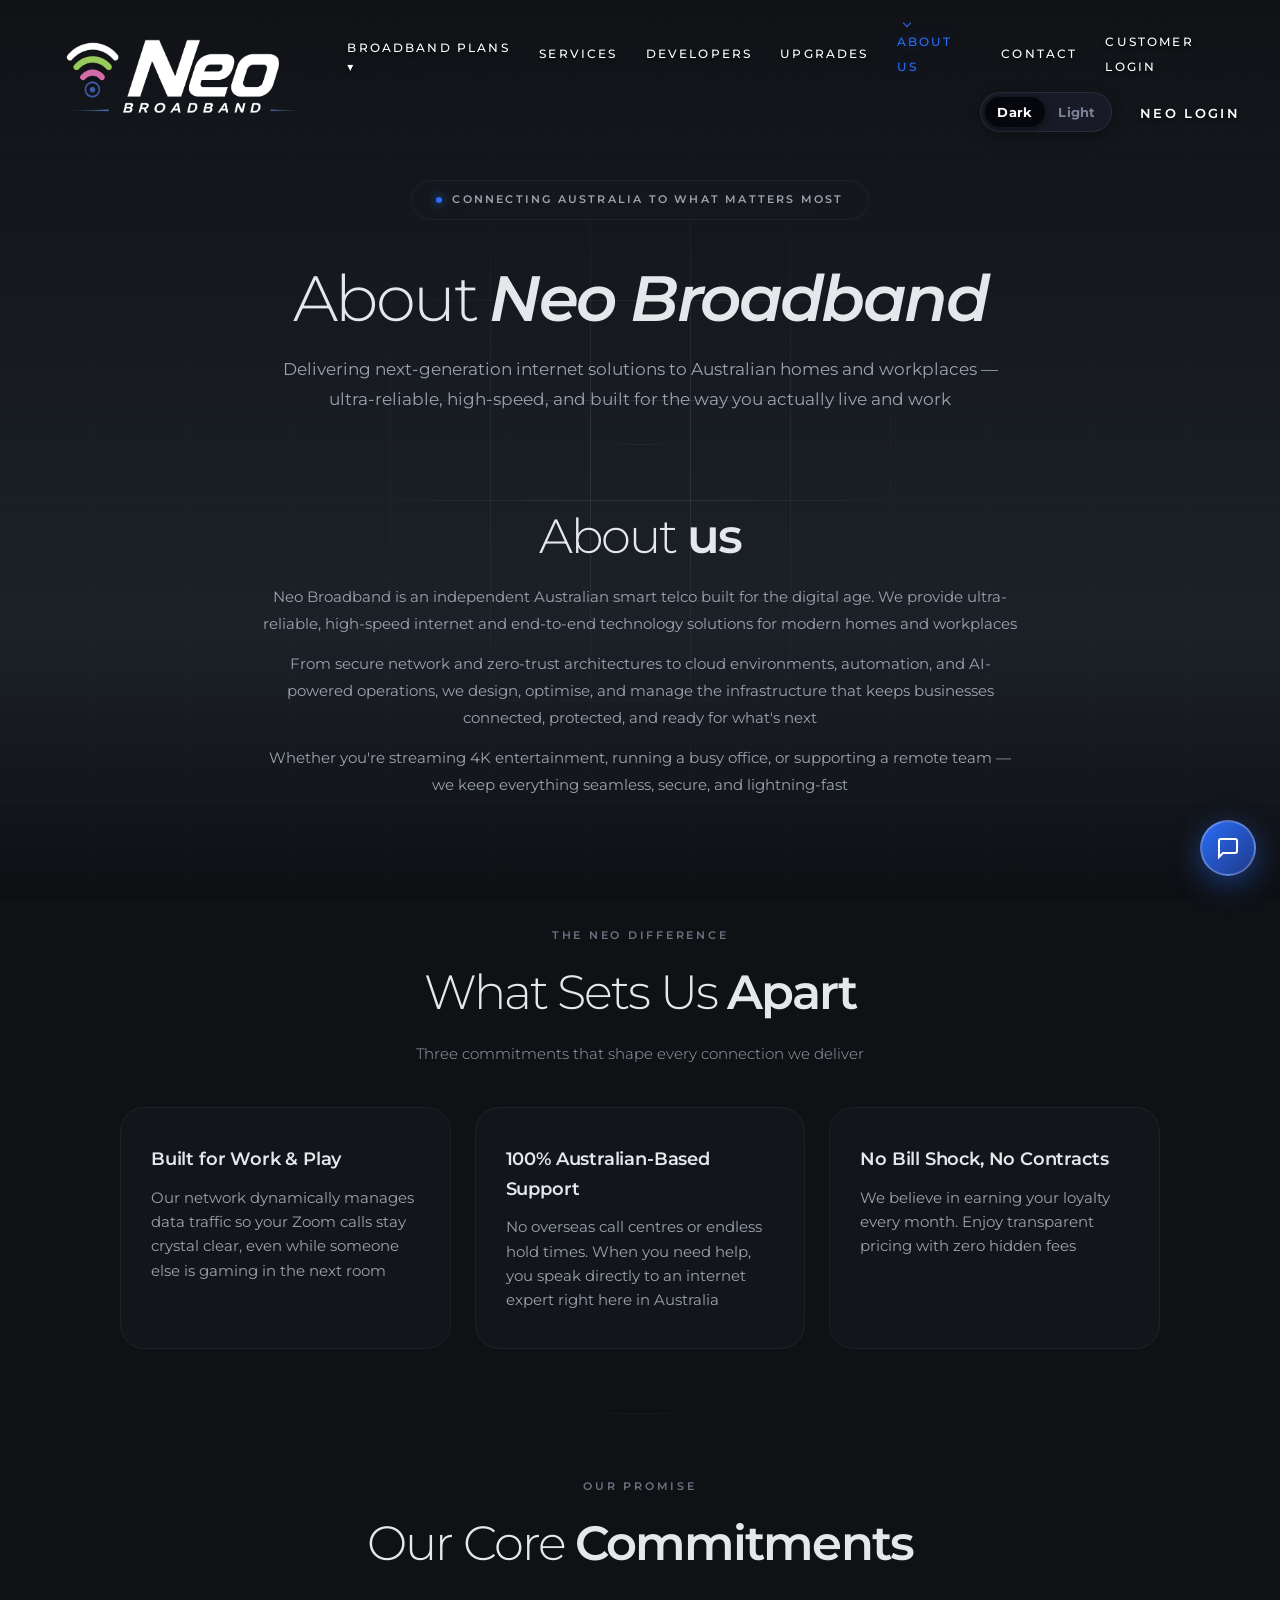
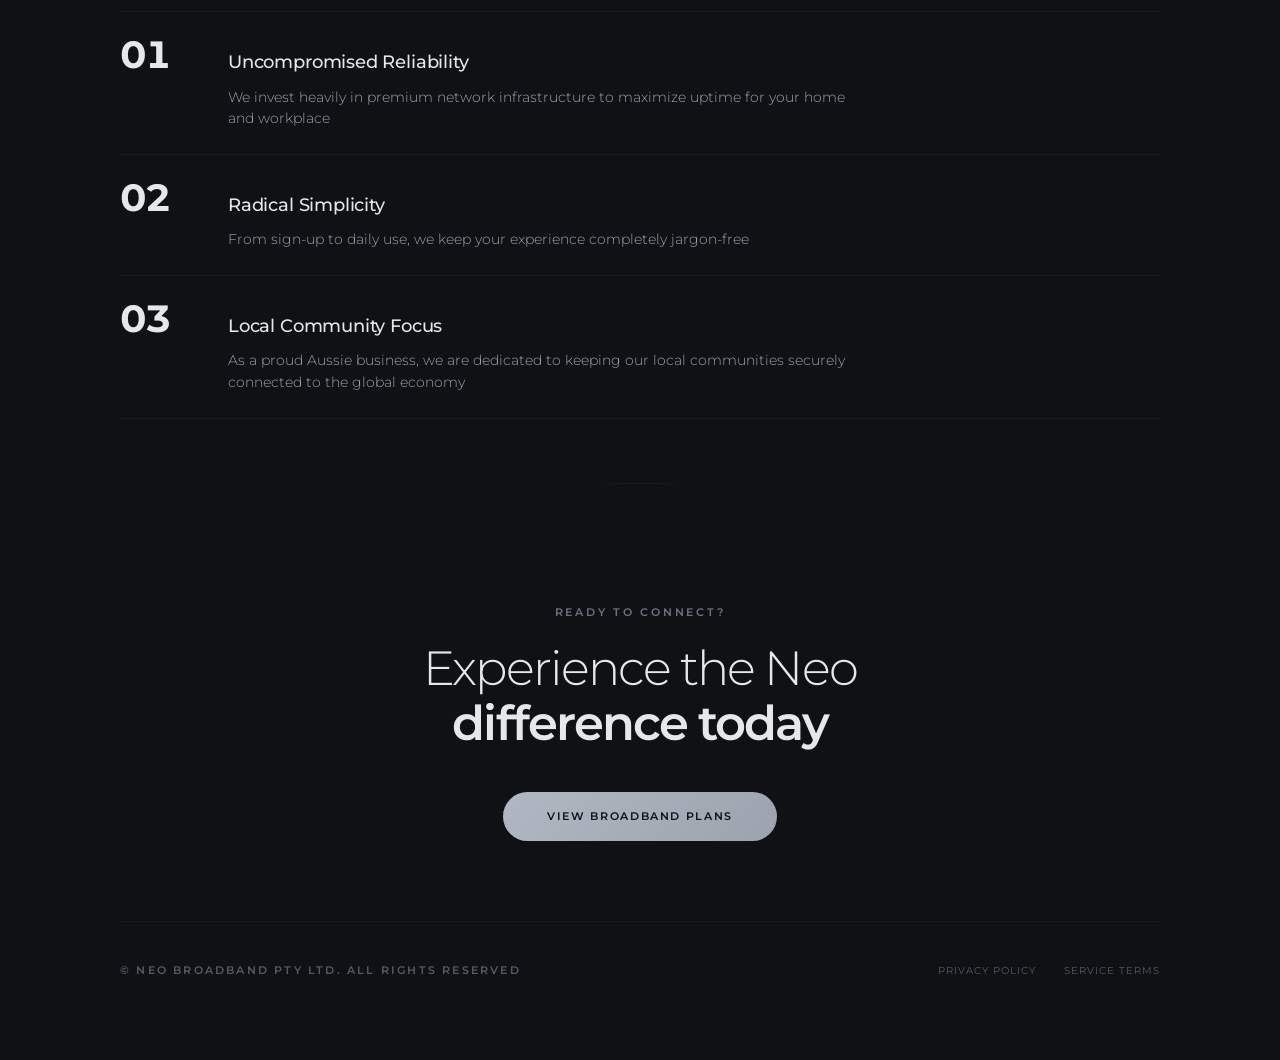
<file: about.html>
<!DOCTYPE html>
<html lang="en">
<head>
<meta charset="UTF-8">
<script>(function(){try{if(localStorage.getItem('nb-theme')==='light')document.documentElement.setAttribute('data-theme','light');}catch(e){}})();</script>
<meta name="viewport" content="width=device-width, initial-scale=1.0">
<title>About Us — Neo Broadband</title>
<link rel="preconnect" href="https://fonts.googleapis.com">
<link href="https://fonts.googleapis.com/css2?family=Montserrat:wght@300;400;500;600;700&display=swap" rel="stylesheet">
<link rel="stylesheet" href="templatemo-621-luminary-style.css">
<link rel="icon" type="image/png" href="images/psd 1.png">
<style>
  /* Current-page highlight */
  .nav-links > li > a.active,
  .mobile-menu-link.active {
    color: #2b6cf6 !important;
  }

  /* ═══ LIGHT MODE NAVIGATION FIXES (Matched to Index) ═══ */

  /* 1. Transparent navigation in light mode (at the top) */
  html[data-theme="light"] .top-nav {
    background: transparent !important;
    border-bottom: none !important;
    box-shadow: none !important;
  }

  /* Make text DARK immediately in light mode for visibility */
  html[data-theme="light"] .top-nav .nav-links > li > a,
  html[data-theme="light"] .top-nav .nav-utility a {
    color: #0f172a !important;
    text-shadow: 0 0 10px rgba(255, 255, 255, 0.9) !important;
  }

  /* 2. Scrolled navigation in light mode (solid white) */
  html[data-theme="light"] .top-nav.scrolled {
    background: #ffffff !important;
    border-bottom: 1px solid rgba(15, 23, 42, 0.08) !important;
    box-shadow: 0 4px 20px rgba(0, 0, 0, 0.04) !important;
  }

  /* Remove text-shadow when scrolled in light mode */
  html[data-theme="light"] .top-nav.scrolled .nav-links > li > a,
  html[data-theme="light"] .top-nav.scrolled .nav-utility a {
    text-shadow: none !important;
  }

  /* Menu Hovers in light mode */
  html[data-theme="light"] .top-nav .nav-links > li > a:hover,
  html[data-theme="light"] .top-nav .nav-utility a:hover,
  html[data-theme="light"] .top-nav .nav-links > li > a.active {
    color: #2b6cf6 !important;
  }

  /* ═══ LOGO: Always BLACK in light mode (matches index.html) ═══ */
  html[data-theme="light"] .nav-logo,
  html[data-theme="light"] .portal-brand img {
    filter: brightness(0) !important;
  }

  /* ═══ MODE SLIDER: modern sliding toggle with moon/sun + Dark/Light Mode label ═══ */
  .mode-slider {
    position: relative;
    display: flex;
    align-items: center;
    justify-content: space-between;
    width: 68px;
    height: 32px;
    padding: 0 8px;
    border: none;
    border-radius: 999px;
    background: #10121a;
    box-shadow: inset 0 0 0 1px rgba(255, 255, 255, 0.08);
    cursor: pointer;
    transition: background 0.35s ease;
  }

  html[data-theme="light"] .mode-slider {
    background: #e2e7ee;
    box-shadow: inset 0 0 0 1px rgba(15, 23, 42, 0.08);
  }

  .mode-slider-icon {
    position: relative;
    z-index: 2;
    width: 14px;
    height: 14px;
    stroke: #64748b;
    fill: none;
    stroke-width: 2;
    stroke-linecap: round;
    stroke-linejoin: round;
    transition: stroke 0.35s ease, opacity 0.35s ease;
  }

  .mode-slider-icon.icon-moon { fill: #64748b; stroke: none; opacity: 1; }
  .mode-slider-icon.icon-sun { opacity: 0.55; }

  html[data-theme="light"] .mode-slider-icon.icon-moon { opacity: 0.45; fill: #94a3b8; }
  html[data-theme="light"] .mode-slider-icon.icon-sun { stroke: #2b6cf6; opacity: 1; }

  .mode-slider-fill {
    position: absolute;
    top: 3px;
    left: 3px;
    width: 34px;
    height: 26px;
    border-radius: 999px;
    background: #2b6cf6;
    box-shadow: 0 2px 8px rgba(43, 108, 246, 0.5);
    transition: transform 0.35s cubic-bezier(0.4, 0, 0.2, 1);
    z-index: 1;
  }

  html[data-theme="light"] .mode-slider-fill {
    transform: translateX(31px);
  }

  .mode-slider-knob {
    position: absolute;
    top: 50%;
    left: 3px;
    width: 20px;
    height: 20px;
    border-radius: 50%;
    background: #ffffff;
    transform: translate(0, -50%);
    box-shadow: 0 1px 3px rgba(0, 0, 0, 0.35);
    transition: transform 0.35s cubic-bezier(0.4, 0, 0.2, 1);
    z-index: 3;
  }

  html[data-theme="light"] .mode-slider-knob {
    transform: translate(31px, -50%);
    background: #2b6cf6;
    box-shadow: 0 1px 3px rgba(0, 0, 0, 0.2);
  }

  .mode-slider:focus-visible {
    outline: 2px solid #2b6cf6;
    outline-offset: 3px;
  }

  .mode-slider-label {
    font-size: 13px;
    font-weight: 700;
    letter-spacing: 0.02em;
    color: #ffffff;
    text-shadow: 0 2px 5px rgba(0, 0, 0, 0.8);
    white-space: nowrap;
    min-width: 76px;
  }

  html[data-theme="light"] .mode-slider-label {
    color: #0f172a;
    text-shadow: none;
  }

  @media (max-width: 640px) {
    .mode-slider-label { display: none; }
  }

  /* ═══ DESKTOP THEME TOGGLE — segmented "Dark / Light" pill, sits with the main nav ═══ */
  /* Two classes = higher specificity than the base .mode-slider rules above,   */
  /* so this reliably overrides them. Scoped to .theme-toggle-btn only, which   */
  /* is NOT applied to the mobile toggle (.mode-slider-mobile) — mobile is      */
  /* completely untouched by this block.                                       */
  .mode-slider.theme-toggle-btn {
    position: relative;
    display: inline-flex;
    align-items: center;
    width: auto;
    height: 40px;
    padding: 4px;
    border-radius: 999px;
    background: #171a26;
    box-shadow: inset 0 0 0 1px rgba(255, 255, 255, 0.08), 0 4px 14px rgba(0, 0, 0, 0.3);
    overflow: hidden;
  }

  .mode-slider.theme-toggle-btn:focus-visible {
    outline: 2px solid #2b6cf6;
    outline-offset: 3px;
  }

  html[data-theme="light"] .mode-slider.theme-toggle-btn {
    background: #e7ebf2;
    box-shadow: inset 0 0 0 1px rgba(15, 23, 42, 0.08), 0 4px 14px rgba(15, 23, 42, 0.08);
  }

  .theme-toggle-highlight {
    position: absolute;
    z-index: 1;
    top: 4px;
    left: 4px;
    width: 62px;
    height: calc(100% - 8px);
    border-radius: 999px;
    background: #05060b;
    box-shadow: 0 2px 6px rgba(0, 0, 0, 0.4), inset 0 0 0 1px rgba(255, 255, 255, 0.06);
    transition: transform 0.35s cubic-bezier(0.4, 0, 0.2, 1), background 0.35s ease;
  }

  html[data-theme="light"] .theme-toggle-highlight {
    transform: translateX(62px);
    background: #ffffff;
    box-shadow: 0 2px 6px rgba(15, 23, 42, 0.15);
  }

  .theme-toggle-seg {
    position: relative;
    z-index: 2;
    width: 62px;
    text-align: center;
    font-size: 13px;
    font-weight: 700;
    letter-spacing: 0.02em;
    color: #7a8194;
    white-space: nowrap;
    transition: color 0.35s ease;
  }

  .theme-toggle-seg-dark { color: #ffffff; }
  .theme-toggle-seg-light { color: #7a8194; }

  html[data-theme="light"] .theme-toggle-seg-dark { color: #94a3b8; }
  html[data-theme="light"] .theme-toggle-seg-light { color: #0f172a; }

  /* Full-page persistent grid background with cursor spotlight */
  .page-grid-overlay {
    position: fixed;
    inset: 0;
    width: 100vw;
    height: 100vh;
    z-index: 1;
    pointer-events: none;
    --mx: 50vw;
    --my: 50vh;
    background-image:
      linear-gradient(to right, rgba(156, 163, 175, 0.18) 1px, transparent 1px),
      linear-gradient(to bottom, rgba(156, 163, 175, 0.18) 1px, transparent 1px);
    background-size: 100px 100px;
    background-position: center center;
    -webkit-mask-image:
      radial-gradient(circle 380px at var(--mx) var(--my), rgba(0,0,0,1) 0%, transparent 75%),
      linear-gradient(to bottom, rgba(0,0,0,0.05) 0%, rgba(0,0,0,0.15) 100%);
    mask-image:
      radial-gradient(circle 380px at var(--mx) var(--my), rgba(0,0,0,1) 0%, transparent 75%),
      linear-gradient(to bottom, rgba(0,0,0,0.05) 0%, rgba(0,0,0,0.15) 100%);
    -webkit-mask-composite: source-over;
    mask-composite: add;
  }

  /* Navigation Logo Styling */
  .nav-brand {
    display: flex;
    align-items: center;
    text-decoration: none;
  }
  .nav-logo {
    max-height: 100px;
    width: auto;
    object-fit: contain;
  }

  /* ── About Hero ── */
  .about-hero {
    min-height: 46vh;
    display: flex; 
    flex-direction: column;
    justify-content: center; 
    align-items: center; 
    text-align: center;
    padding: 180px 0 30px;
    position: relative;
  }

  .about-hero h1 {
    font-size: clamp(2.6rem, 5vw, 4rem) !important;
    font-weight: 300 !important;
    letter-spacing: -0.04em !important;
    color: var(--ivory) !important;
    line-height: 1.15 !important;
    margin-top: 12px !important;
  }

  html[data-theme="light"] .about-hero h1 {
    color: #0f172a !important;
  }

  .about-hero h1 em {
    font-style: italic !important;
    font-weight: 600 !important;
  }

  /* ═══ First Paragraph Font and Colour Matching ═══ */
  .about-hero .hero-sub {
    font-family: 'Montserrat', sans-serif !important;
    font-size: 1.05rem !important;
    font-weight: 400 !important;
    line-height: 1.75 !important;
    color: var(--slate-light, #9ca3af) !important;
    text-shadow: none !important;
    max-width: 720px !important;
    margin: 20px auto 0 !important;
    opacity: 1 !important;
    transform: none !important;
    animation: none !important;
  }

  html[data-theme="light"] .about-hero .hero-sub {
    color: #334155 !important; /* Exact match with story paragraphs */
    text-shadow: none !important;
  }

  /* ── Tighter section spacing ── */
  #who-we-are, #what-sets-us-apart, #core-commitments {
    padding: 64px 0;
  }

  /* ── Story blocks ── */
  .story-block { max-width: 760px; margin: 0 auto 48px; text-align: center; }
  .story-block:last-child { margin-bottom: 0; }
  .story-block .section-tag { text-align: center; }
  .story-block p {
    font-size: 0.95rem; font-weight: 400; line-height: 1.75; color: var(--slate-light);
    margin-top: 14px;
  }

  /* ── Differentiator cards (3 Sentence Holders) ── */
  .diff-grid {
    display: grid; 
    grid-template-columns: repeat(3, 1fr); 
    gap: 24px;
    margin-top: 40px;
  }

  .diff-card {
    background: var(--panel-bg); 
    border: 1px solid var(--panel-border);
    border-radius: 24px; 
    padding: 36px 30px; 
    backdrop-filter: blur(20px);
    transition: transform 0.8s var(--silk-ease), border-color 0.8s var(--silk-ease);
    display: flex;
    flex-direction: column;
    justify-content: flex-start;
    text-align: left; /* Flush left alignment for clean readability */
    height: 100%;
  }

  .diff-title { 
    font-size: 1.15rem; 
    font-weight: 600; 
    color: var(--ivory); 
    margin-bottom: 12px; 
    letter-spacing: -0.01em; 
    text-align: left;
  }

  .diff-desc { 
    font-size: 0.92rem; 
    font-weight: 400; 
    line-height: 1.65; 
    color: var(--slate-light); 
    text-align: left;
    margin: 0;
  }

  /* ── Commitments ── */
  .commitment-list { margin-top: 40px; }
  .commitment {
    display: grid; grid-template-columns: 80px 1fr; gap: 28px;
    padding: 24px 0; border-top: 1px solid var(--panel-border);
    align-items: baseline;
  }
  .commitment:last-child { border-bottom: 1px solid var(--panel-border); }
  .commitment-number {
    font-size: 2.4rem; font-weight: 700; letter-spacing: -0.04em;
    color: var(--ivory); line-height: 1; font-variant-numeric: tabular-nums;
  }

  html[data-theme="light"] .commitment-number {
    color: #0f172a !important;
  }
  .commitment-body h3 {
    font-size: 1.15rem; font-weight: 500; color: var(--ivory); margin-bottom: 10px; letter-spacing: -0.01em;
  }
  .commitment-body p {
    font-size: 0.9rem; font-weight: 300; line-height: 1.5; color: var(--slate-light); max-width: 640px;
  }

  /* Light mode contrast enhancements */
  html[data-theme="light"] .diff-card {
    background: #ffffff !important;
    border: 1px solid #cbd5e1 !important;
    box-shadow: 0 10px 30px rgba(15, 23, 42, 0.06);
  }
  html[data-theme="light"] .diff-title,
  html[data-theme="light"] .commitment-body h3,
  html[data-theme="light"] .section-title {
    color: #0f172a !important;
  }
  html[data-theme="light"] .story-block p,
  html[data-theme="light"] .diff-desc,
  html[data-theme="light"] .commitment-body p,
  html[data-theme="light"] .section-body {
    color: #334155 !important;
  }

  /* ── Founding badge ── */
  .founded-badge {
    display: inline-flex; align-items: center; gap: 10px;
    padding: 10px 24px; border-radius: 100px;
    background: var(--panel-bg); border: 1px solid var(--panel-border);
    backdrop-filter: blur(20px); margin-bottom: 24px;
  }
  .founded-badge-dot {
    width: 6px; height: 6px; border-radius: 50%; background: var(--silver);
    box-shadow: 0 0 8px rgba(176,184,196,0.4);
  }
  .founded-badge span { font-size: 10px; font-weight: 600; letter-spacing: 0.2em; text-transform: uppercase; color: var(--slate-light); }

  @media (max-width: 1024px) {
    .diff-grid { grid-template-columns: 1fr; }
  }
  @media (max-width: 768px) {
    .about-hero { padding: 150px 0 30px; }
    .commitment { grid-template-columns: 56px 1fr; gap: 18px; }
    .commitment-number { font-size: 1.8rem; }
  }

  /* ═══ TOP NAVIGATION ═══ */
  .top-nav {
    position: fixed;
    top: 0;
    left: 0;
    right: 0;
    z-index: 600;
    display: flex;
    justify-content: space-between;
    align-items: center;
    padding: 24px 40px;
    transition: background 0.8s cubic-bezier(0.16, 1, 0.3, 1),
                padding 0.8s cubic-bezier(0.16, 1, 0.3, 1);
  }

  .top-nav.scrolled {
    background: rgba(15, 17, 21, 0.85);
    backdrop-filter: blur(20px);
    -webkit-backdrop-filter: blur(20px);
    padding: 16px 40px;
  }

  .nav-right {
    display: flex;
    flex-direction: column;
    align-items: flex-end;
    gap: 10px;
  }

  .nav-utility {
    display: flex;
    align-items: center;
    justify-content: flex-end;
    gap: 28px;
    list-style: none;
    margin: 0;
    padding: 0;
  }

  .nav-utility a {
    color: #ffffff !important;
    font-size: 13px !important;
    font-weight: 600 !important;
    letter-spacing: 0.18em !important;
    text-transform: uppercase;
    text-decoration: none;
    text-shadow: 0 2px 5px rgba(0, 0, 0, 0.8);
    transition: color 0.4s ease;
  }

  .nav-utility a:hover,
  .nav-links > li > a:hover {
    color: #2b6cf6 !important;
  }

  .nav-right .nav-links {
    display: flex;
    justify-content: flex-end;
    align-items: center;
    gap: 28px;
    list-style: none;
    margin: 0;
    padding: 0;
  }

  .nav-links > li > a {
    color: var(--nav-link-color, #ffffff) !important;
    text-shadow: var(--nav-shadow, 0 2px 5px rgba(0, 0, 0, 0.8)) !important;
  }

  .dropdown {
    position: relative;
    display: inline-block;
  }

  .dropdown-content {
    position: absolute;
    top: 100%;
    left: 0;
    min-width: 200px;
    background: #14161c;
    border: 1px solid rgba(156, 163, 175, 0.18);
    border-radius: 10px;
    box-shadow: 0 18px 40px rgba(0, 0, 0, 0.35);
    list-style: none;
    margin: 0;
    padding: 8px 0;
    opacity: 0;
    visibility: hidden;
    transform: translateY(6px);
    transition: opacity 0.2s ease, transform 0.2s ease, visibility 0.2s ease;
    z-index: 1000;
  }

  .dropdown:hover .dropdown-content,
  .dropdown:focus-within .dropdown-content {
    opacity: 1;
    visibility: visible;
    transform: translateY(0);
  }

  .dropdown-content li { width: 100%; }

  .dropdown-content a {
    display: block;
    padding: 10px 18px;
    white-space: nowrap;
    color: var(--ivory, #ffffff);
    font-size: 0.92rem;
    text-decoration: none;
    transition: background 0.15s ease, color 0.15s ease;
  }

  .dropdown-content a:hover {
    background: rgba(43, 108, 246, 0.15);
    color: #2b6cf6;
  }

  .dropdown-content a::after { display: none !important; }

  .nav-toggle {
    display: none;
    background: none;
    border: none;
    cursor: pointer;
    width: 32px;
    height: 24px;
    position: relative;
    padding: 0;
  }

  .toggle-bar {
    display: block;
    width: 100%;
    height: 1.5px;
    background: var(--ivory, #ffffff);
    position: absolute;
    left: 0;
    transition: transform 0.6s cubic-bezier(0.16, 1, 0.3, 1),
                top 0.6s cubic-bezier(0.16, 1, 0.3, 1);
  }

  .toggle-bar:nth-child(1) { top: 6px; }
  .toggle-bar:nth-child(2) { top: 16px; }

  .nav-toggle.active .toggle-bar:nth-child(1) { top: 11px; transform: rotate(45deg); }
  .nav-toggle.active .toggle-bar:nth-child(2) { top: 11px; transform: rotate(-45deg); }

  @media (max-width: 1024px) {
    .nav-right { display: none; }
    .nav-toggle { display: block; }
  }
</style>
<style id="neo-responsive-overrides">

/* =========================================================
   Neo Broadband — Responsive & Cross-Browser Overrides
   Applied across all pages.
   ========================================================= */

html {
  -webkit-text-size-adjust: 100%;
  text-size-adjust: 100%;
  overflow-x: hidden;
}

body {
  max-width: 100%;
  overflow-x: hidden;
  overflow-wrap: break-word;
}

img, svg, video, canvas {
  max-width: 100%;
  height: auto;
}

button, input, select, textarea {
  font: inherit;
}

input, select, textarea {
  max-width: 100%;
}

/* Keep interactive controls comfortable on touch devices */
@media (pointer: coarse) {
  a, button, input, select, textarea {
    -webkit-tap-highlight-color: transparent;
  }
}

/* Tablet / mobile navigation */
@media (max-width: 1100px) {
  .top-nav,
  .top-nav.scrolled {
    padding: 16px 24px !important;
    min-height: 68px;
  }

  .top-nav .nav-right,
  .top-nav .nav-links,
  .top-nav .nav-utility,
  .top-nav .nav-cta {
    display: none !important;
  }

  .top-nav .nav-toggle {
    display: block !important;
    flex: 0 0 auto;
    z-index: 701;
  }

  .top-nav .nav-brand {
    max-width: calc(100% - 52px);
    display: inline-flex;
    align-items: center;
  }

  .top-nav .nav-logo {
    max-width: 150px;
    max-height: 46px;
    object-fit: contain;
  }

  .mobile-menu {
    z-index: 650 !important;
  }

  .mobile-menu-inner {
    padding:
      max(86px, env(safe-area-inset-top) + 76px)
      max(22px, env(safe-area-inset-right))
      max(32px, env(safe-area-inset-bottom) + 24px)
      max(22px, env(safe-area-inset-left));
  }

  .mobile-menu-links {
    width: 100%;
  }

  .mobile-menu-link {
    min-height: 50px;
    line-height: 1.25;
  }

  body.menu-open {
    position: fixed;
    width: 100%;
    overflow: hidden;
  }

  /* Portal navigation should remain usable while the drawer is open */
  .portal-nav .nav-toggle,
  .portal-nav .nav-brand {
    z-index: 701;
  }
}

/* Phones */
@media (max-width: 768px) {
  .main,
  .container,
  .content,
  .workspace {
    max-width: 100%;
  }

  .main {
    padding-left: 16px !important;
    padding-right: 16px !important;
  }

  .section {
    padding-top: 64px;
    padding-bottom: 64px;
  }

  .hero {
    min-height: 100svh;
    min-height: 100dvh;
    padding-top: 92px;
    padding-bottom: 48px;
  }

  .hero h1 {
    max-width: 100%;
    font-size: clamp(2rem, 10vw, 3.4rem);
    line-height: 1.08;
    overflow-wrap: anywhere;
  }

  .hero p,
  .section-description {
    max-width: 100%;
  }

  .hero-ctas,
  .footer-ctas {
    width: 100%;
  }

  .btn-primary,
  .btn-secondary {
    min-height: 46px;
  }

  .pricing-grid,
  .testimonials-grid,
  .integrations-grid,
  .grid,
  .grid.two-col,
  .grid.three-col,
  .grid.stats-4,
  .field-grid {
    min-width: 0;
  }

  .feature,
  .two-col,
  .three-col,
  .stats-4,
  .field-grid {
    min-width: 0;
  }

  /* Prevent cards / flex rows from causing horizontal overflow */
  .card,
  .pricing-card,
  .testimonial-card,
  .integration-item,
  .portal-hero,
  .chart-box,
  .chart-wrap,
  .ticket-chart-container,
  .modal-content,
  .checkout-modal-content {
    max-width: 100%;
    min-width: 0;
  }

  .card-head,
  .top-actions,
  .footer-bar,
  .mobile-menu-footer {
    gap: 14px;
    flex-wrap: wrap;
  }

  /* Tables scroll inside their own container rather than stretching the page */
  .table-wrap,
  .portal-table,
  .table-responsive {
    width: 100%;
    max-width: 100%;
    overflow-x: auto;
    overflow-y: hidden;
    -webkit-overflow-scrolling: touch;
    overscroll-behavior-x: contain;
  }

  .table-wrap table,
  .portal-table table {
    min-width: 680px;
  }

  /* Forms: avoid iOS Safari auto-zoom and keep fields usable */
  input,
  select,
  textarea {
    font-size: 16px !important;
  }

  .field,
  .field.full {
    min-width: 0;
    width: 100%;
  }

  /* Modals */
  .admin-modal,
  .checkout-modal {
    padding: 12px !important;
    align-items: flex-start !important;
    overflow-y: auto;
  }

  .modal-content,
  .checkout-modal-content {
    width: min(100%, 620px) !important;
    max-height: calc(100dvh - 24px);
    overflow-y: auto;
    margin: 12px auto !important;
  }

  /* Portal shells */
  .workspace {
    width: 100%;
    padding: 18px 14px !important;
  }

  .portal-hero {
    padding: 24px 18px;
  }

  .topbar {
    gap: 12px;
    flex-wrap: wrap;
  }

  .top-actions {
    width: 100%;
  }

  .top-actions > * {
    max-width: 100%;
  }

  /* Sidebar remains a drawer on tablets/phones */
  .sidebar {
    max-width: min(88vw, 340px);
    width: min(88vw, 340px);
    z-index: 640;
  }

  /* Charts should shrink rather than force the viewport wider */
  .chart-svg,
  .chart-box svg,
  .chart-wrap svg {
    max-width: 100%;
  }

  .mobile-menu-link {
    font-size: clamp(1.25rem, 7vw, 2rem);
    padding: 12px 0;
  }

  .mobile-menu-link::before {
    min-width: 22px;
  }
}

/* Small phones */
@media (max-width: 480px) {
  .top-nav,
  .top-nav.scrolled {
    padding: 13px 16px !important;
    min-height: 62px;
  }

  .top-nav .nav-logo {
    max-width: 128px;
    max-height: 40px;
  }

  .nav-toggle {
    width: 30px !important;
    height: 24px !important;
  }

  .mobile-menu-inner {
    padding-left: 18px;
    padding-right: 18px;
  }

  .mobile-menu-link {
    font-size: 1.25rem;
    gap: 10px;
    padding: 10px 0;
  }

  .section {
    padding-top: 52px;
    padding-bottom: 52px;
  }

  .pricing-card {
    padding: 24px 18px !important;
  }

  .portal-hero {
    padding: 20px 14px;
  }

  .stats-4 {
    grid-template-columns: 1fr !important;
  }

  .card {
    padding-left: 16px;
    padding-right: 16px;
  }

  .modal-content,
  .checkout-modal-content {
    border-radius: 16px !important;
  }
}

/* Very narrow phones */
@media (max-width: 360px) {
  .main {
    padding-left: 12px !important;
    padding-right: 12px !important;
  }

  .mobile-menu-link {
    font-size: 1.12rem;
  }

  .hero h1 {
    font-size: 2rem;
  }
}

/* Landscape phones */
@media (max-height: 540px) and (orientation: landscape) {
  .mobile-menu-inner {
    justify-content: flex-start;
    padding-top: 74px;
  }

  .mobile-menu-link {
    padding: 7px 0;
    font-size: 1.15rem;
  }

  .hero {
    min-height: auto;
    padding-top: 82px;
  }
}

/* Reduced motion accessibility */
@media (prefers-reduced-motion: reduce) {
  *,
  *::before,
  *::after {
    scroll-behavior: auto !important;
    animation-duration: 0.001ms !important;
    animation-iteration-count: 1 !important;
    transition-duration: 0.001ms !important;
  }
}

/* Avoid accidental horizontal scroll from decorative fixed elements */
.grain,
.atmosphere,
.page-grid-overlay {
  max-width: 100vw;
}

</style>
</head>
<body>

<svg class="grain" width="100%" height="100%">
  <filter id="n"><feTurbulence type="fractalNoise" baseFrequency="0.65" numOctaves="5" stitchTiles="stitch"/><feColorMatrix type="saturate" values="0"/></filter>
  <rect width="100%" height="100%" filter="url(#n)"/>
</svg>
<div class="atmosphere"></div>

<div class="page-grid-overlay" id="pageGrid"></div>

<!-- Nav -->
<nav class="top-nav" id="topNav">
  <a href="index.html" class="nav-brand">
    <img src="images/psd 1.png" alt="Neo Broadband Logo" class="nav-logo">
  </a>
  <div class="nav-right">
    <!-- Main Links -->
    <ul class="nav-links">
      <li class="dropdown">
        <a href="index.html#pricing" aria-haspopup="true">Broadband Plans &#9662;</a>
        <ul class="dropdown-content">
          <li><a href="index.html#residential-plans">Residential Plans</a></li>
          <li><a href="index.html#business-plans">Business Plans</a></li>
          <li><a href="index.html#enterprise-ethernet">Enterprise Ethernet</a></li>
        </ul>
      </li>

      <!-- Services -->
      <li><a href="services.html">Services</a></li>

      <li><a href="developers.html">Developers</a></li>
      <li><a href="building-upgrades.html">Upgrades</a></li>
      <li><a href="about.html">About Us</a></li>
      <li><a href="contact.html">Contact</a></li>
      <li><a href="customer-portal.html">Customer Login</a></li>
    </ul>

    <!-- Utility Links: Admin Portal 1st, Customer Login 2nd -->
    <ul class="nav-utility">
      <li>
        <button class="mode-slider theme-toggle-btn" id="modeSlider" type="button" role="switch" aria-checked="false" aria-label="Switch to light mode">
          <span class="theme-toggle-highlight"></span>
          <span class="theme-toggle-seg theme-toggle-seg-dark">Dark</span>
          <span class="theme-toggle-seg theme-toggle-seg-light">Light</span>
        </button>
      </li>
      <li><a href="admin-portal.html">Neo Login</a></li>
    </ul>
    
  </div>
  <div class="nav-mobile-actions">
    <button class="theme-toggle nav-theme-toggle" type="button" aria-label="Toggle light and dark theme" aria-pressed="false">
      <span class="theme-toggle-knob">
        <svg class="icon-moon" viewBox="0 0 24 24"><path d="M21 12.79A9 9 0 1111.21 3 7 7 0 0021 12.79z"/></svg>
        <svg class="icon-sun" viewBox="0 0 24 24"><circle cx="12" cy="12" r="4"/><path d="M12 2v2M12 20v2M4.93 4.93l1.41 1.41M17.66 17.66l1.41 1.41M2 12h2M20 12h2M4.93 19.07l1.41-1.41M17.66 6.34l1.41-1.41"/></svg>
      </span>
    </button>
    <button class="nav-toggle" id="navToggle" aria-label="Toggle menu" aria-expanded="false">
      <span class="toggle-bar"></span><span class="toggle-bar"></span>
    </button>
  </div>
</nav>

<!-- Mobile Menu -->
<div class="mobile-menu" id="mobileMenu">
  <div class="mobile-menu-inner">
    <div class="mobile-menu-links">
      <a href="index.html" class="mobile-menu-link" data-index="01">Home</a>
      <a href="index.html#residential-plans" class="mobile-menu-link" data-index="02">Residential Plans</a>
      <a href="index.html#business-plans" class="mobile-menu-link" data-index="03">Business Plans</a>
      <a href="index.html#enterprise-ethernet" class="mobile-menu-link" data-index="04">Enterprise Ethernet</a>
      <a href="services.html" class="mobile-menu-link" data-index="05">Services</a>
      <a href="developers.html" class="mobile-menu-link" data-index="08">Developers</a>
      <a href="building-upgrades.html" class="mobile-menu-link" data-index="09">Upgrades</a>
      <a href="about.html" class="mobile-menu-link active" data-index="10">About Us</a>
      <a href="contact.html" class="mobile-menu-link" data-index="11">Contact</a>
      <a href="customer-portal.html" class="mobile-menu-link" data-index="07">Customer Login</a>
      <a href="admin-portal.html" class="mobile-menu-link" data-index="06">Neo Login</a>
     
    </div>
    <div class="mobile-menu-footer">
      <a href="#">Privacy</a>
      <a href="#">Terms</a>
      <a href="contact.html">Contact</a>
    </div>
  </div>
</div>

<main class="main">

  <!-- ═══ ABOUT HERO ═══ -->
  <section class="about-hero" id="hero">
    <div class="hero-badge">
      <div class="hero-badge-dot"></div>
      <span>Connecting Australia to What Matters Most</span>
    </div>
    <h1>About <em>Neo Broadband</em></h1>
    <!-- First paragraph: clean font, matching color, no blur -->
    <p class="hero-sub">
      Delivering next-generation internet solutions to Australian homes and workplaces — ultra-reliable, high-speed, and built for the way you actually live and work
    </p>
  </section>

  <div class="silk-divider reveal"></div>

  <!-- ═══ ABOUT US ═══ -->
  <section class="section section-center" id="who-we-are">
    <div class="story-block reveal">
      <h2 class="section-title reveal-d1">About <strong>us</strong></h2>
      <p>
        Neo Broadband is an independent Australian smart telco built for the digital age. We provide ultra-reliable, high-speed internet and end-to-end technology solutions for modern homes and workplaces
      </p>
      <p>
        From secure network and zero-trust architectures to cloud environments, automation, and AI-powered operations, we design, optimise, and manage the infrastructure that keeps businesses connected, protected, and ready for what's next
      </p>
      <p>
        Whether you're streaming 4K entertainment, running a busy office, or supporting a remote team — we keep everything seamless, secure, and lightning-fast
      </p>
    </div>
  </section>

  <div class="silk-divider reveal"></div>

  <!-- ═══ WHAT SETS US APART ═══ -->
  <section class="section section-center" id="what-sets-us-apart">
    <p class="section-tag reveal">The Neo Difference</p>
    <h2 class="section-title reveal reveal-d1">What Sets Us <strong>Apart</strong></h2>
    <p class="section-body reveal reveal-d2">Three commitments that shape every connection we deliver</p>

    <!-- ── 3 Sentence Holders (Cleanly aligned without dots) ── -->
    <div class="diff-grid">
      <div class="diff-card reveal reveal-d1">
        <div class="diff-title">Built for Work &amp; Play</div>
        <p class="diff-desc">Our network dynamically manages data traffic so your Zoom calls stay crystal clear, even while someone else is gaming in the next room</p>
      </div>

      <div class="diff-card reveal reveal-d2">
        <div class="diff-title">100% Australian-Based Support</div>
        <p class="diff-desc">No overseas call centres or endless hold times. When you need help, you speak directly to an internet expert right here in Australia</p>
      </div>

      <div class="diff-card reveal reveal-d3">
        <div class="diff-title">No Bill Shock, No Contracts</div>
        <p class="diff-desc">We believe in earning your loyalty every month. Enjoy transparent pricing with zero hidden fees</p>
      </div>
    </div>
  </section>

  <div class="silk-divider reveal"></div>

  <!-- ═══ CORE COMMITMENTS ═══ -->
  <section class="section" id="core-commitments">
    <p class="section-tag reveal section-center">Our Promise</p>
    <h2 class="section-title reveal reveal-d1 section-center">Our Core <strong>Commitments</strong></h2>

    <div class="commitment-list">
      <div class="commitment reveal">
        <div class="commitment-number">01</div>
        <div class="commitment-body">
          <h3>Uncompromised Reliability</h3>
          <p>We invest heavily in premium network infrastructure to maximize uptime for your home and workplace</p>
        </div>
      </div>
      <div class="commitment reveal reveal-d1">
        <div class="commitment-number">02</div>
        <div class="commitment-body">
          <h3>Radical Simplicity</h3>
          <p>From sign-up to daily use, we keep your experience completely jargon-free</p>
        </div>
      </div>
      <div class="commitment reveal reveal-d2">
        <div class="commitment-number">03</div>
        <div class="commitment-body">
          <h3>Local Community Focus</h3>
          <p>As a proud Aussie business, we are dedicated to keeping our local communities securely connected to the global economy</p>
        </div>
      </div>
    </div>
  </section>

  <div class="silk-divider reveal"></div>

  <!-- ═══ FOOTER CTA ═══ -->
  <section class="footer-cta" id="cta">
    <p class="section-tag reveal">Ready to Connect?</p>
    <h2 class="section-title reveal reveal-d1">Experience the Neo<br><strong>difference today</strong></h2>
    <div class="footer-ctas reveal reveal-d3">
      <a href="index.html#pricing" class="btn-primary">View Broadband Plans</a>
    </div>

    <div class="footer-bar reveal reveal-d4" style="margin-top: 80px;">
      <div class="footer-brand">© Neo Broadband Pty Ltd. All rights reserved</div>
      <div class="footer-links">
        <a href="#">Privacy Policy</a>
        <a href="#">Service Terms</a>
      </div>
    </div>
  </section>

</main>

<script>
;(function(){
  document.querySelectorAll('a[href^="#"]').forEach(link => {
    link.addEventListener('click', e => {
      const href = link.getAttribute('href');
      if (href === '#') {
        e.preventDefault();
        window.scrollTo({ top: 0, behavior: 'smooth' });
      } else {
        const target = document.querySelector(href);
        if (target) {
          e.preventDefault();
          target.scrollIntoView({ behavior: 'smooth' });
        }
      }
    });
  });

  const revealsInline = document.querySelectorAll('.reveal');
  const io = new IntersectionObserver(entries => {
    entries.forEach(e => { if (e.isIntersecting) { e.target.classList.add('visible'); io.unobserve(e.target); } });
  }, { threshold: 0.12, rootMargin: '0px 0px -30px 0px' });
  revealsInline.forEach(el => io.observe(el));

  const topNav = document.getElementById('topNav');
  window.addEventListener('scroll', () => topNav.classList.toggle('scrolled', scrollY > 60), { passive: true });

  // Modern mode slider: switches data-theme, persists the choice, and
  // updates the "Dark Mode" / "Light Mode" label + aria-checked state.
  (function () {
    const sliders = document.querySelectorAll('.mode-slider');
    const label = document.getElementById('modeSliderLabel');

    function applyState(isLight) {
      document.documentElement.setAttribute('data-theme', isLight ? 'light' : 'dark');
      sliders.forEach(function (btn) {
        btn.setAttribute('aria-checked', isLight ? 'true' : 'false');
        btn.setAttribute('aria-label', isLight ? 'Switch to dark mode' : 'Switch to light mode');
      });
      if (label) label.textContent = isLight ? 'Light Mode' : 'Dark Mode';
      try { localStorage.setItem('nb-theme', isLight ? 'light' : 'dark'); } catch (e) {}
    }

    // Reflect whatever theme was already applied (by the head script) on load.
    applyState(document.documentElement.getAttribute('data-theme') === 'light');

    sliders.forEach(function (btn) {
      btn.addEventListener('click', function () {
        const isLight = document.documentElement.getAttribute('data-theme') === 'light';
        applyState(!isLight);
      });
    });
  })();

  const toggle = document.getElementById('navToggle'), menu = document.getElementById('mobileMenu');
  const menuLinks = menu.querySelectorAll('.mobile-menu-link');
  let menuOpen = false;
  function openMenu() { menuOpen=true; toggle.classList.add('active'); toggle.setAttribute('aria-expanded','true'); menu.classList.add('open'); document.body.classList.add('menu-open'); }
  function closeMenu() { if(!menuOpen) return; menuOpen=false; toggle.classList.remove('active'); toggle.setAttribute('aria-expanded','false'); menu.classList.remove('open'); document.body.classList.remove('menu-open'); }
  toggle.addEventListener('click', () => menuOpen ? closeMenu() : openMenu());
  menuLinks.forEach(l => l.addEventListener('click', closeMenu));
  document.addEventListener('keydown', e => { if (e.key === 'Escape') closeMenu(); });
  window.addEventListener('resize', () => { if (innerWidth > 1024) closeMenu(); });

  (function() {
    const pageGrid = document.getElementById('pageGrid');
    if (!pageGrid) return;

    let targetX = window.innerWidth / 2;
    let targetY = window.innerHeight / 2;
    let currentX = targetX;
    let currentY = targetY;

    window.addEventListener('mousemove', (e) => {
      targetX = e.clientX;
      targetY = e.clientY;
    });

    function renderGridLight() {
      currentX += (targetX - currentX) * 0.08;
      currentY += (targetY - currentY) * 0.08;
      pageGrid.style.setProperty('--mx', `${currentX}px`);
      pageGrid.style.setProperty('--my', `${currentY}px`);
      requestAnimationFrame(renderGridLight);
    }
    renderGridLight();
  })();

})();
</script>
<script src="templatemo-621-luminary-script.js"></script>
<script>
document.addEventListener('DOMContentLoaded', function () {
  var path = window.location.pathname.split('/').pop() || 'index.html';
  document.querySelectorAll('.nav-links a, .mobile-menu-link').forEach(function (link) {
    var href = link.getAttribute('href');
    if (!href) return;
    var target = href.split('/').pop().split('#')[0];
    if (target && target === path) {
      link.classList.add('active');
      link.setAttribute('aria-current', 'page');
    } else {
      link.classList.remove('active');
    }
  });
});
</script>
<!-- ═══ NEO BROADBAND AI & FAQ CHATBOT WIDGET ═══ -->
<div id="neoChatWidget" style="position:fixed; bottom:24px; right:24px; z-index:9999; font-family:'Montserrat',sans-serif;">
  <button id="chatToggleBtn" onclick="toggleNeoChat()" style="width:56px; height:56px; border-radius:50%; background:linear-gradient(135deg, #2b6cf6, #1e3a8a); border:2px solid rgba(255,255,255,0.25); box-shadow:0 8px 30px rgba(43,108,246,0.45); color:#fff; cursor:pointer; display:flex; align-items:center; justify-content:center; transition:transform 0.3s ease;">
    <svg width="24" height="24" viewBox="0 0 24 24" fill="none" stroke="currentColor" stroke-width="2"><path d="M21 15a2 2 0 0 1-2 2H7l-4 4V5a2 2 0 0 1 2-2h14a2 2 0 0 1 2 2z"></path></svg>
  </button>

  <div id="chatWindow" style="display:none; position:absolute; bottom:70px; right:0; width:360px; height:480px; max-height:80vh; background:rgba(22,26,32,0.96); border:1px solid rgba(156,163,175,0.25); border-radius:24px; backdrop-filter:blur(30px); -webkit-backdrop-filter:blur(30px); box-shadow:0 20px 60px rgba(0,0,0,0.65); flex-direction:column; overflow:hidden;">
    <div style="background:linear-gradient(135deg,#1e3a8a,#0f172a); padding:16px; border-bottom:1px solid rgba(156,163,175,0.15); display:flex; justify-content:space-between; align-items:center;">
      <div style="display:flex; align-items:center; gap:10px;">
        <div style="width:10px; height:10px; border-radius:50%; background:#22c55e; box-shadow:0 0 8px #22c55e;"></div>
        <div>
          <strong style="color:#ffffff; font-size:13px; display:block;">Neo AI Assistant</strong>
          <small style="color:#93c5fd; font-size:9px;">Instant Plans & Support Bot</small>
        </div>
      </div>
      <button onclick="toggleNeoChat()" style="background:none; border:none; color:#cbd5e1; font-size:18px; cursor:pointer;">✕</button>
    </div>

    <div id="chatMessages" style="flex:1; padding:16px; overflow-y:auto; font-size:12px; display:flex; flex-direction:column; gap:12px;">
      <div style="background:rgba(43,108,246,0.15); border:1px solid rgba(43,108,246,0.25); border-radius:14px; padding:12px; color:#e2e8f0; line-height:1.5;">
        👋 G'day! I'm your Neo Broadband virtual guide. Ask me anything about our high-speed plans, fiber coverage, invoices, or evening speeds!
      </div>
      <div style="display:flex; flex-wrap:wrap; gap:6px;">
        <button onclick="askChatFaq('What is the best residential plan?')" style="background:rgba(255,255,255,0.06); border:1px solid rgba(156,163,175,0.2); border-radius:100px; color:#93c5fd; font-size:10px; padding:6px 12px; cursor:pointer;">⚡ Best Residential Plan</button>
        <button onclick="askChatFaq('How do I download my bill?')" style="background:rgba(255,255,255,0.06); border:1px solid rgba(156,163,175,0.2); border-radius:100px; color:#93c5fd; font-size:10px; padding:6px 12px; cursor:pointer;">📄 View & Download Bill</button>
        <button onclick="askChatFaq('Do you offer static IPs?')" style="background:rgba(255,255,255,0.06); border:1px solid rgba(156,163,175,0.2); border-radius:100px; color:#93c5fd; font-size:10px; padding:6px 12px; cursor:pointer;">🌐 Static IP</button>
      </div>
    </div>

    <form onsubmit="handleChatSubmit(event)" style="padding:12px; border-top:1px solid rgba(156,163,175,0.15); display:flex; gap:8px;">
      <input type="text" id="chatInput" placeholder="Ask about speeds, plans, billing..." style="flex:1; background:rgba(15,17,21,0.8); border:1px solid rgba(156,163,175,0.25); border-radius:100px; padding:10px 14px; color:#fff; font-size:11px; outline:none;" autocomplete="off">
      <button type="submit" style="background:#2b6cf6; color:#fff; border:none; border-radius:100px; padding:10px 16px; font-weight:700; font-size:11px; cursor:pointer;">Send</button>
    </form>
  </div>
</div>


<!-- ═══ CHATBOT SCRIPT ═══ -->
<script>
function toggleNeoChat() {
  const win = document.getElementById('chatWindow');
  win.style.display = win.style.display === 'none' || win.style.display === '' ? 'flex' : 'none';
}

function handleChatSubmit(e) {
  if (e) e.preventDefault();
  const inp = document.getElementById('chatInput');
  const txt = inp.value.trim();
  if (!txt) return;
  addUserMessage(txt);
  inp.value = '';
  setTimeout(() => generateAiAnswer(txt), 400);
}

function askChatFaq(question) {
  addUserMessage(question);
  setTimeout(() => generateAiAnswer(question), 400);
}

function addUserMessage(txt) {
  const body = document.getElementById('chatMessages');
  const el = document.createElement('div');
  el.style.cssText = "align-self:flex-end; background:#2b6cf6; color:#fff; padding:8px 14px; border-radius:14px 14px 2px 14px; max-width:85%; line-height:1.4;";
  el.textContent = txt;
  body.appendChild(el);
  body.scrollTop = body.scrollHeight;
}

function generateAiAnswer(prompt) {
  const q = prompt.toLowerCase();
  let reply = "I'm here to assist! For custom requests or fiber provisioning inquiries, you can test your suburb in our search bar or open a priority ticket in the portal.";

  if (q.includes('best') || q.includes('recommended') || q.includes('plan')) {
    reply = "Our most popular home plan is the **Regular Plan (500 Mbps Down / 50 Mbps Up)** for A$85/mo. For hyper-speed enthusiasts, the **Thunderbolt (2000 Mbps)** offers maximum fiber throughput!";
  } else if (q.includes('bill') || q.includes('invoice') || q.includes('payment') || q.includes('pay')) {
    reply = "Invoices are generated on the 1st of every cycle in Australian Dollars (AUD) with full GST itemization. You can view, download your PDF statement, or settle dues on invoice.html.";
  } else if (q.includes('static') || q.includes('ip')) {
    reply = "Yes! All Business and Enterprise plans come with a dedicated static IPv4 address included. Residential subscribers can also request static IP routing via the Support tab.";
  } else if (q.includes('speed') || q.includes('evening')) {
    reply = "Our network delivers typical evening speeds of 500/42 Mbps on Regular and up to 1700/425 Mbps on Thunderbolt with low-latency peering at Equinix SY4 & NextDC.";
  } else if (q.includes('login') || q.includes('portal')) {
    reply = "You can access your account using your Customer ID (e.g. NEO-98210) on customer-portal.html to check telemetry and pay invoices.";
  }

  const body = document.getElementById('chatMessages');
  const el = document.createElement('div');
  el.style.cssText = "align-self:flex-start; background:rgba(255,255,255,0.06); border:1px solid rgba(156,163,175,0.15); color:#e5e7eb; padding:10px 14px; border-radius:14px 14px 14px 2px; max-width:88%; line-height:1.5;";
  el.innerHTML = reply.replace(/\*\*(.*?)\*\*/g, '<strong>$1</strong>');
  body.appendChild(el);
  body.scrollTop = body.scrollHeight;
}
</script>

</body>
</html>
</file>
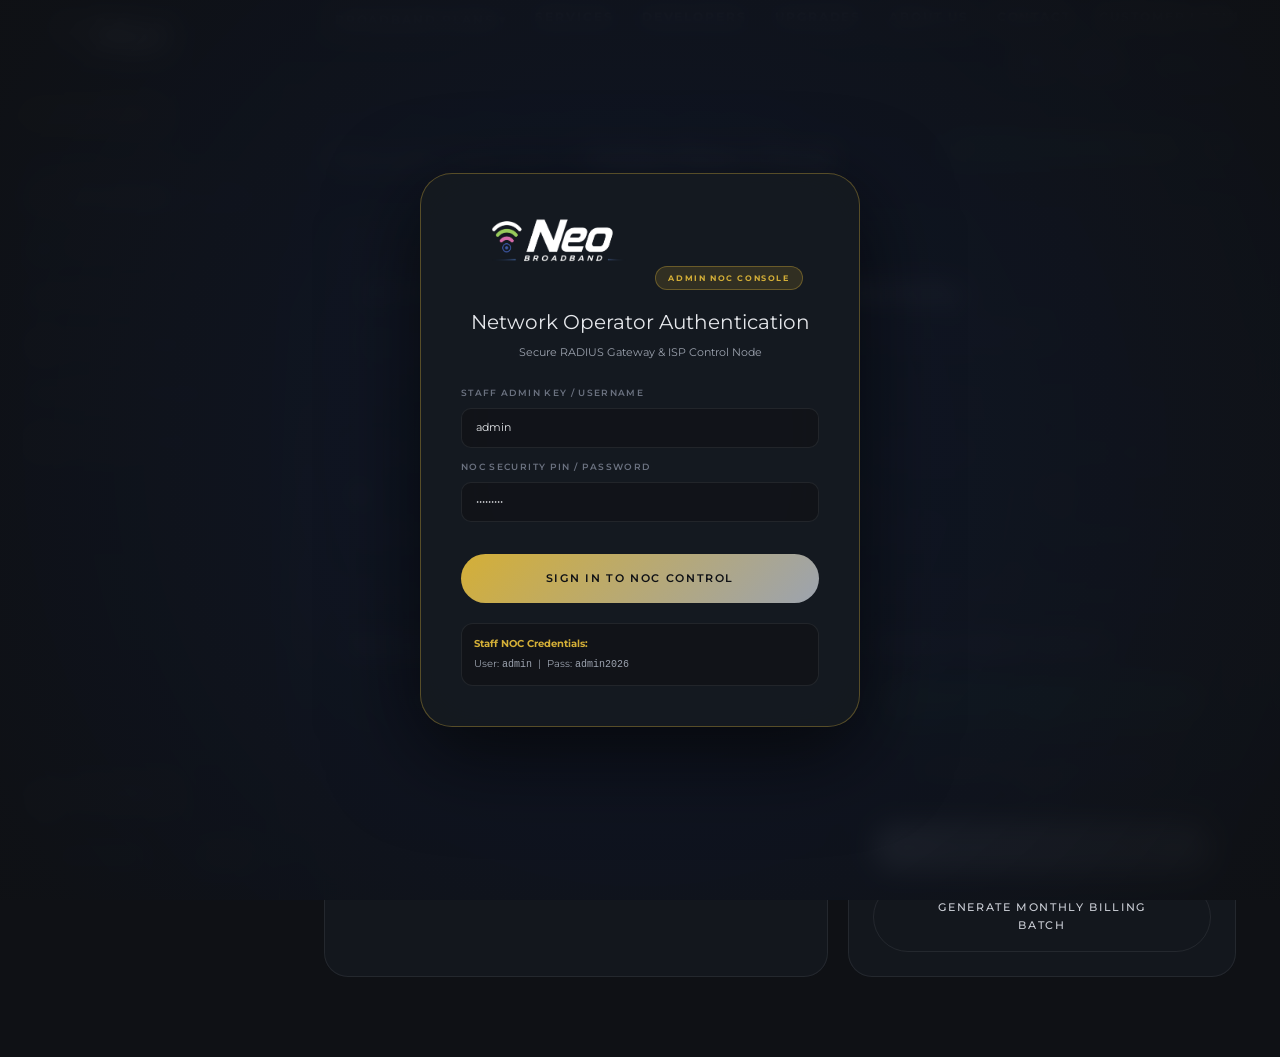
<file: admin-portal.html>
<!DOCTYPE html>
<html lang="en">
<head>
<meta charset="UTF-8">
<script>(function(){try{if(localStorage.getItem('nb-theme')==='light')document.documentElement.setAttribute('data-theme','light');else document.documentElement.setAttribute('data-theme','dark');}catch(e){}})();</script>
<meta name="viewport" content="width=device-width, initial-scale=1.0, viewport-fit=cover">
<title>Neo Broadband — Admin NOC & Operations Console</title>
<link rel="preconnect" href="https://fonts.googleapis.com">
<link href="https://fonts.googleapis.com/css2?family=Montserrat:wght@300;400;500;600;700;800&display=swap" rel="stylesheet">
<link rel="stylesheet" href="templatemo-621-luminary-style.css">
<link rel="icon" type="image/png" href="images/psd 1.png">

<style>
/* ── NOC Admin Layout & Theme Overrides ── */
*, *::before, *::after { margin: 0; padding: 0; box-sizing: border-box; }

:root {
  --base-deep: #0F1115;
  --base-mid: #161A20;
  --base-soft: #1C2128;
  --slate-warm: #6B7280;
  --slate-light: #9CA3AF;
  --graphite: #2A2E35;
  --ivory: #E5E7EB;
  --ivory-muted: #C9CDD4;
  --silver: #B0B8C4;
  --panel-bg: rgba(22, 26, 32, 0.75);
  --panel-border: rgba(156, 163, 175, 0.12);
  --silk-ease: cubic-bezier(0.16, 1, 0.3, 1);
  --accent-gold: #d4af37;
  --accent-cyan: #38bdf8;
  --accent-red: #ef4444;
  --accent-green: #22c55e;
  --accent-purple: #a855f7;
  --neo-blue: #2b6cf6;
  --header-height: 78px;
}

body {
  font-family: 'Montserrat', sans-serif;
  background: var(--base-deep);
  color: var(--ivory);
  min-height: 100vh;
  overflow-x: hidden;
  -webkit-font-smoothing: antialiased;
}

/* ── Top Navigation ── */
.top-nav {
  position: fixed;
  top: 0;
  left: 0;
  right: 0;
  height: var(--header-height);
  z-index: 600;
  display: flex;
  justify-content: space-between;
  align-items: center;
  padding: 0 40px;
  background: rgba(15, 17, 21, 0.92);
  backdrop-filter: blur(24px);
  -webkit-backdrop-filter: blur(24px);
  border-bottom: 1px solid var(--panel-border);
  transition: background 0.4s var(--silk-ease), border-color 0.4s var(--silk-ease);
}

.nav-brand {
  display: flex;
  align-items: center;
  text-decoration: none;
}
.nav-logo {
  max-height: 52px;
  width: auto;
  object-fit: contain;
}

.nav-right {
  display: flex;
  flex-direction: column;
  align-items: flex-end;
  gap: 6px;
}

.nav-links {
  display: flex;
  gap: 28px;
  list-style: none;
  align-items: center;
  margin: 0;
  padding: 0;
}

.nav-links > li > a {
  font-weight: 700 !important;
  color: #ffffff !important;
  font-size: 0.75rem;
  letter-spacing: 0.16em;
  text-transform: uppercase;
  text-decoration: none;
  transition: color 0.3s ease;
}
.nav-links > li > a:hover,
.nav-links > li > a.active {
  color: var(--neo-blue) !important;
}

.nav-utility {
  display: flex;
  align-items: center;
  justify-content: flex-end;
  gap: 24px;
  list-style: none;
  margin: 0;
  padding: 0;
}

.nav-utility a {
  font-weight: 800 !important;
  color: #ffffff !important;
  font-size: 11px !important;
  letter-spacing: 0.18em !important;
  text-transform: uppercase;
  text-decoration: none;
  transition: color 0.3s ease;
}
.nav-utility a:hover,
.nav-utility a.active {
  color: var(--neo-blue) !important;
}

/* Background Grid Overlay */
.page-grid-overlay {
  position: fixed;
  inset: 0;
  width: 100vw;
  height: 100vh;
  z-index: 1;
  pointer-events: none;
  --mx: 50vw;
  --my: 50vh;
  background-image:
    linear-gradient(to right, rgba(156, 163, 175, 0.12) 1px, transparent 1px),
    linear-gradient(to bottom, rgba(156, 163, 175, 0.12) 1px, transparent 1px);
  background-size: 100px 100px;
  background-position: center center;
  -webkit-mask-image: radial-gradient(circle 420px at var(--mx) var(--my), rgba(0,0,0,1) 0%, transparent 75%);
  mask-image: radial-gradient(circle 420px at var(--mx) var(--my), rgba(0,0,0,1) 0%, transparent 75%);
}

/* Layout Framework */
.shell {
  display: grid;
  grid-template-columns: 280px 1fr;
  min-height: calc(100vh - var(--header-height));
  margin-top: var(--header-height);
  position: relative;
  z-index: 10;
}

.sidebar {
  position: fixed;
  top: var(--header-height);
  width: 280px;
  height: calc(100vh - var(--header-height));
  padding: 24px 18px 28px;
  border-right: 1px solid var(--panel-border);
  background: rgba(15, 17, 21, 0.94);
  backdrop-filter: blur(30px);
  -webkit-backdrop-filter: blur(30px);
  display: flex;
  flex-direction: column;
  z-index: 100;
  overflow-y: auto;
}

.admin-badge {
  display: inline-block;
  font-size: 8px;
  font-weight: 700;
  letter-spacing: .2em;
  text-transform: uppercase;
  padding: 5px 12px;
  border-radius: 100px;
  background: rgba(212, 175, 55, 0.15);
  color: var(--accent-gold);
  border: 1px solid rgba(212, 175, 55, 0.35);
  margin-bottom: 16px;
  align-self: flex-start;
}

.nav-label {
  font-size: 9px;
  font-weight: 600;
  letter-spacing: .25em;
  text-transform: uppercase;
  color: var(--slate-warm);
  margin: 12px 10px 6px;
}

.portal-nav { display: grid; gap: 6px; }
.portal-nav button {
  border: 0;
  background: transparent;
  color: var(--slate-light);
  text-align: left;
  padding: 11px 16px;
  border-radius: 100px;
  cursor: pointer;
  transition: 0.3s var(--silk-ease);
  display: flex;
  align-items: center;
  gap: 12px;
  font-size: 11px;
  font-weight: 500;
  letter-spacing: 0.05em;
}
.portal-nav button:hover,
.portal-nav button.active {
  background: rgba(176, 184, 196, 0.08);
  color: var(--ivory);
}
.portal-nav button.active {
  border: 1px solid var(--panel-border);
  font-weight: 600;
}
.portal-nav .icon { width: 18px; text-align: center; color: var(--silver); font-size: 13px; }

.sidebar-foot {
  margin-top: auto;
  border-top: 1px solid var(--panel-border);
  padding-top: 18px;
}
.mini-profile { display: flex; align-items: center; gap: 12px; padding: 6px 8px; }
.avatar {
  width: 38px;
  height: 38px;
  border-radius: 50%;
  display: grid;
  place-items: center;
  background: var(--graphite);
  border: 1px solid var(--panel-border);
  font-size: 11px;
  font-weight: 700;
  color: var(--accent-gold);
}
.mini-profile strong { font-size: 11px; color: var(--ivory); display: block; }
.mini-profile small { display: block; color: var(--slate-warm); font-size: 9px; margin-top: 3px; }

/* ── Workspace ── */
.workspace {
  grid-column: 2;
  padding: 36px 44px 80px;
  max-width: 1440px;
  width: 100%;
}
.topbar { display: flex; justify-content: space-between; align-items: center; margin-bottom: 28px; }
.eyebrow { font-size: 9px; font-weight: 600; letter-spacing: .28em; text-transform: uppercase; color: var(--slate-warm); margin-bottom: 8px; }
.topbar h1 { font-weight: 300; font-size: clamp(1.7rem, 2.2vw, 2.3rem); letter-spacing: -.04em; }
.topbar h1 strong { font-weight: 600; }
.top-actions { display: flex; gap: 10px; align-items: center; }

.circle-btn {
  width: 38px;
  height: 38px;
  border-radius: 50%;
  border: 1px solid var(--panel-border);
  background: var(--panel-bg);
  color: var(--ivory-muted);
  cursor: pointer;
  display: inline-grid;
  place-items: center;
  font-size: 13px;
  transition: 0.3s var(--silk-ease);
}
.circle-btn:hover { border-color: rgba(176,184,196,0.35); transform: scale(1.05); }

/* ── Content Containers ── */
.page { display: none; animation: fadeIn .45s var(--silk-ease); }
.page.active { display: block; }
@keyframes fadeIn { from { opacity: 0; transform: translateY(10px); } to { opacity: 1; transform: translateY(0); } }

.portal-hero {
  position: relative;
  padding: 32px 36px;
  border: 1px solid var(--panel-border);
  border-radius: 28px;
  background: linear-gradient(135deg, rgba(28,33,40,0.92), rgba(22,26,32,0.6));
  overflow: hidden;
  margin-bottom: 24px;
}
.portal-hero h2 { font-size: clamp(1.4rem, 2.1vw, 2rem); font-weight: 300; letter-spacing: -.04em; }
.portal-hero h2 strong { font-weight: 600; }
.portal-hero p { color: var(--slate-light); font-size: 12.5px; font-weight: 300; line-height: 1.7; max-width: 720px; margin-top: 8px; }

.status-pill {
  display: inline-flex;
  gap: 8px;
  align-items: center;
  padding: 5px 12px;
  border: 1px solid var(--panel-border);
  border-radius: 100px;
  font-size: 9px;
  font-weight: 600;
  letter-spacing: .15em;
  text-transform: uppercase;
  color: var(--slate-light);
  background: rgba(15, 17, 21, 0.5);
}
.status-dot { width: 6px; height: 6px; border-radius: 50%; background: #48bb78; box-shadow: 0 0 10px #48bb78; }
.status-dot.warn { background: var(--accent-gold); box-shadow: 0 0 10px var(--accent-gold); }
.status-dot.cyan { background: var(--accent-cyan); box-shadow: 0 0 10px var(--accent-cyan); }
.status-dot.err { background: var(--accent-red); box-shadow: 0 0 10px var(--accent-red); }

/* ── Grids & Cards ── */
.grid { display: grid; gap: 20px; }
.stats-4 { grid-template-columns: repeat(4, 1fr); margin-bottom: 24px; }
.two-col { grid-template-columns: 1.3fr 1fr; }
.three-col { grid-template-columns: repeat(3, 1fr); }

.card {
  background: var(--panel-bg);
  border: 1px solid var(--panel-border);
  border-radius: 24px;
  padding: 24px;
  backdrop-filter: blur(20px);
  -webkit-backdrop-filter: blur(20px);
  position: relative;
}
.card-label { font-size: 9px; font-weight: 600; letter-spacing: .2em; text-transform: uppercase; color: var(--slate-warm); margin-bottom: 8px; }
.stat-value { font-size: 2rem; font-weight: 300; letter-spacing: -.04em; color: var(--ivory); }
.stat-value small { font-size: 0.5em; color: var(--slate-warm); margin-left: 4px; }
.stat-meta { font-size: 11px; font-weight: 300; color: var(--slate-light); margin-top: 6px; }

.card-head { display: flex; justify-content: space-between; align-items: center; margin-bottom: 20px; flex-wrap: wrap; gap: 12px; }
.card-head h3 { font-size: 15px; font-weight: 500; color: var(--ivory); }

/* ── Tables & Controls ── */
.table-wrap { width: 100%; overflow-x: auto; }
.portal-table { width: 100%; border-collapse: collapse; }
.portal-table th { text-align: left; color: var(--slate-warm); font-size: 9px; letter-spacing: .15em; text-transform: uppercase; font-weight: 600; padding: 14px 10px; border-bottom: 1px solid var(--panel-border); }
.portal-table td { padding: 14px 10px; border-top: 1px solid var(--panel-border); font-size: 11px; color: var(--ivory-muted); vertical-align: middle; }
.portal-table tr:hover td { background: rgba(176,184,196,0.02); }

.btn-action {
  padding: 6px 14px;
  border-radius: 100px;
  font-size: 9px;
  font-weight: 600;
  letter-spacing: 0.1em;
  text-transform: uppercase;
  cursor: pointer;
  border: 1px solid var(--panel-border);
  background: transparent;
  color: var(--ivory);
  transition: 0.3s;
}
.btn-action:hover { background: rgba(176,184,196,0.1); border-color: var(--silver); }
.btn-action.gold { color: var(--accent-gold); border-color: rgba(212,175,55,0.3); }
.btn-action.cyan { color: var(--accent-cyan); border-color: rgba(56,189,248,0.3); }
.btn-action.green { color: var(--accent-green); border-color: rgba(34,197,94,0.3); }
.btn-action.red { color: var(--accent-red); border-color: rgba(239,68,68,0.3); }
.btn-action.excel { background: rgba(34, 197, 94, 0.15); color: #4ade80; border-color: rgba(34, 197, 94, 0.4); font-weight: 700; }
.btn-action.excel:hover { background: rgba(34, 197, 94, 0.3); }

/* Form Fields */
.field-grid { display: grid; grid-template-columns: 1fr 1fr; gap: 16px; }
.field { margin-bottom: 12px; }
.field label { display: block; font-size: 9px; font-weight: 600; letter-spacing: .15em; text-transform: uppercase; color: var(--slate-warm); margin-bottom: 8px; }
.field input, .field select, .field textarea {
  width: 100%;
  padding: 10px 14px;
  border-radius: 10px;
  border: 1px solid var(--panel-border);
  background: rgba(15, 17, 21, 0.6);
  color: var(--ivory);
  font-family: inherit;
  font-size: 11px;
  outline: none;
  transition: 0.3s;
}
.field input:focus, .field select:focus, .field textarea:focus { border-color: var(--silver); }
.field.full { grid-column: 1 / -1; }

.search-bar { display: flex; gap: 12px; align-items: center; margin-bottom: 18px; flex-wrap: wrap; }
.search-bar input {
  flex: 1;
  min-width: 220px;
  padding: 10px 16px;
  border-radius: 100px;
  border: 1px solid var(--panel-border);
  background: rgba(15,17,21,0.5);
  color: var(--ivory);
  font-size: 11px;
  outline: none;
}
.search-bar input:focus { border-color: var(--silver); }

/* ── Ticket Chart ── */
.ticket-chart-container {
  display: grid;
  grid-template-columns: 300px 1fr;
  gap: 32px;
  align-items: center;
}
.chart-box {
  position: relative;
  display: flex;
  justify-content: center;
  align-items: center;
  height: 220px;
}
.chart-svg {
  transform: rotate(-90deg);
  overflow: visible;
  filter: drop-shadow(0 0 16px rgba(0,0,0,0.4));
}
.chart-donut-segment {
  fill: none;
  stroke-width: 22;
  transition: stroke-dasharray 1s var(--silk-ease), stroke 0.3s ease;
  cursor: pointer;
}
.chart-donut-segment:hover {
  filter: brightness(1.25);
  stroke-width: 24;
}
.chart-center-text {
  position: absolute;
  text-align: center;
  pointer-events: none;
}
.chart-center-text strong {
  display: block;
  font-size: 2.1rem;
  font-weight: 300;
  color: var(--ivory);
  line-height: 1;
}
.chart-center-text span {
  font-size: 9px;
  font-weight: 600;
  text-transform: uppercase;
  letter-spacing: 0.18em;
  color: var(--slate-warm);
}

.chart-legend-grid {
  display: grid;
  grid-template-columns: repeat(2, 1fr);
  gap: 14px;
}
.legend-card {
  padding: 16px 18px;
  background: rgba(15, 17, 21, 0.4);
  border: 1px solid var(--panel-border);
  border-radius: 18px;
  display: flex;
  align-items: center;
  gap: 14px;
}
.legend-indicator {
  width: 12px;
  height: 12px;
  border-radius: 4px;
  flex-shrink: 0;
}
.legend-card h4 {
  font-size: 10px;
  font-weight: 600;
  text-transform: uppercase;
  letter-spacing: 0.12em;
  color: var(--slate-warm);
  margin-bottom: 2px;
}
.legend-val {
  font-size: 1.35rem;
  font-weight: 300;
  color: var(--ivory);
  display: flex;
  align-items: baseline;
  gap: 6px;
}
.legend-pct {
  font-size: 11px;
  color: var(--slate-light);
  font-weight: 400;
}

.eng-badge {
  display: inline-flex;
  align-items: center;
  gap: 6px;
  padding: 4px 10px;
  background: rgba(42, 46, 53, 0.8);
  border: 1px solid rgba(156, 163, 175, 0.15);
  border-radius: 100px;
  font-size: 10px;
  color: var(--ivory);
}
.eng-dot { width: 6px; height: 6px; border-radius: 50%; background: var(--accent-cyan); }

/* Toast & Modals */
.toast-msg {
  position: fixed; right: 30px; bottom: 30px; background: #1a1e24; border: 1px solid var(--panel-border);
  padding: 14px 24px; border-radius: 100px; font-size: 11px; color: var(--ivory);
  transform: translateY(120px); opacity: 0; transition: .4s var(--silk-ease); z-index: 9999;
  box-shadow: 0 10px 30px rgba(0,0,0,0.4);
}
.toast-msg.show { transform: none; opacity: 1; }

.admin-modal {
  position: fixed; inset: 0; background: rgba(15, 17, 21, 0.85); backdrop-filter: blur(12px);
  display: none; place-items: center; z-index: 1000; padding: 20px;
}
.admin-modal.open { display: grid; }
.modal-content {
  width: min(680px, 100%); background: var(--base-mid); border: 1px solid var(--panel-border);
  border-radius: 28px; padding: 32px; box-shadow: 0 20px 60px rgba(0,0,0,0.6); max-height: 90vh; overflow-y: auto;
}

#adminLoginOverlay {
  position: fixed;
  inset: 0;
  z-index: 9999;
  display: grid;
  place-items: center;
  padding: 24px;
  background: radial-gradient(circle at 50% 50%, rgba(15, 23, 42, 0.88) 0%, rgba(15, 17, 21, 0.98) 100%);
  overflow: hidden;
}

/* ═══ MODE SLIDER (DESKTOP) ═══ */
.mode-slider.theme-toggle-btn {
  position: relative;
  display: inline-flex;
  align-items: center;
  width: auto;
  height: 40px;
  padding: 4px;
  border-radius: 999px;
  background: #171a26;
  box-shadow: inset 0 0 0 1px rgba(255, 255, 255, 0.08), 0 4px 14px rgba(0, 0, 0, 0.3);
  overflow: hidden;
  cursor: pointer;
  border: none;
}
.theme-toggle-highlight {
  position: absolute;
  z-index: 1;
  top: 4px;
  left: 4px;
  width: 62px;
  height: calc(100% - 8px);
  border-radius: 999px;
  background: #05060b;
  box-shadow: 0 2px 6px rgba(0, 0, 0, 0.4);
  transition: transform 0.35s cubic-bezier(0.4, 0, 0.2, 1);
}
.theme-toggle-seg {
  position: relative;
  z-index: 2;
  width: 62px;
  text-align: center;
  font-size: 13px;
  font-weight: 700;
  letter-spacing: 0.02em;
  color: #7a8194;
}
.theme-toggle-seg-dark { color: #ffffff; }

/* ── LIGHT MODE OVERRIDES ── */
html[data-theme="light"] {
  --base-deep: #FAFAFA;
  --base-mid: #F1F2F4;
  --base-soft: #E8E9EC;
  --slate-warm: #64748b;
  --slate-light: #334155;
  --graphite: #D1D5DB;
  --graphite-soft: #94A3B8;
  --ivory: #0F172A;
  --ivory-muted: #1E293B;
  --silver: #475569;
  --panel-bg: rgba(255, 255, 255, 0.88);
  --panel-border: rgba(15, 23, 42, 0.1);
}

html[data-theme="light"] .top-nav {
  background: #ffffff !important;
  border-bottom: 1px solid rgba(15, 23, 42, 0.08) !important;
  box-shadow: 0 4px 20px rgba(0, 0, 0, 0.04) !important;
}

html[data-theme="light"] .nav-logo {
  filter: brightness(0) !important;
}

html[data-theme="light"] .top-nav .nav-links > li > a,
html[data-theme="light"] .top-nav .nav-utility a {
  color: #0f172a !important;
  text-shadow: none !important;
}

html[data-theme="light"] .sidebar {
  background: rgba(255, 255, 255, 0.95);
  border-right-color: rgba(15, 23, 42, 0.08);
}

html[data-theme="light"] .card {
  background: #ffffff;
  border-color: rgba(15, 23, 42, 0.1);
  box-shadow: 0 10px 30px rgba(15, 23, 42, 0.05);
}

html[data-theme="light"] .portal-table th { color: #64748b; }
html[data-theme="light"] .portal-table td { color: #1e293b; border-top-color: rgba(15, 23, 42, 0.08); }
html[data-theme="light"] .field input, html[data-theme="light"] .field select, html[data-theme="light"] .field textarea {
  background: #ffffff; border-color: #cbd5e1; color: #0f172a;
}
html[data-theme="light"] .legend-card { background: #f8fafc; border-color: #e2e8f0; }

html[data-theme="light"] .mode-slider.theme-toggle-btn {
  background: #e7ebf2;
  box-shadow: inset 0 0 0 1px rgba(15, 23, 42, 0.08);
}
html[data-theme="light"] .theme-toggle-highlight {
  transform: translateX(62px);
  background: #ffffff;
}
html[data-theme="light"] .theme-toggle-seg-dark { color: #94a3b8; }
html[data-theme="light"] .theme-toggle-seg-light { color: #0f172a; }

/* ── Mobile Sidebar Toggle Button ── */
.sidebar-toggle {
  display: none;
  position: relative;
  width: 34px;
  height: 34px;
  flex: 0 0 auto;
  border-radius: 10px;
  border: 1px solid var(--panel-border);
  background: rgba(176, 184, 196, 0.06);
  cursor: pointer;
}
.sidebar-toggle span {
  position: absolute;
  left: 8px;
  right: 8px;
  height: 2px;
  background: var(--ivory);
  border-radius: 2px;
  transition: transform 0.3s var(--silk-ease), opacity 0.3s var(--silk-ease), top 0.3s var(--silk-ease);
}
.sidebar-toggle span:nth-child(1) { top: 11px; }
.sidebar-toggle span:nth-child(2) { top: 16px; }
.sidebar-toggle span:nth-child(3) { top: 21px; }
.sidebar-toggle.active span:nth-child(1) { top: 16px; transform: rotate(45deg); }
.sidebar-toggle.active span:nth-child(2) { opacity: 0; }
.sidebar-toggle.active span:nth-child(3) { top: 16px; transform: rotate(-45deg); }

@media (max-width: 1100px) {
  .shell { display: block; }
  .sidebar { transform: translateX(-105%); transition: transform 0.4s var(--silk-ease); }
  .sidebar.open { transform: translateX(0); }
  .workspace { padding: 24px 20px; }
  .stats-4 { grid-template-columns: repeat(2, 1fr); }
  .two-col, .three-col { grid-template-columns: 1fr; }
  .ticket-chart-container { grid-template-columns: 1fr; }
  .chart-legend-grid { grid-template-columns: 1fr; }
  .sidebar-toggle { display: inline-flex; align-items: center; justify-content: center; }
}
</style>
</head>
<body>

<svg class="grain" width="100%" height="100%">
  <filter id="n"><feTurbulence type="fractalNoise" baseFrequency="0.65" numOctaves="5" stitchTiles="stitch"/><feColorMatrix type="saturate" values="0"/></filter>
  <rect width="100%" height="100%" filter="url(#n)"/>
</svg>
<div class="atmosphere"></div>
<div class="page-grid-overlay" id="pageGrid"></div>

<!-- ═══ TOP NAVIGATION ═══ -->
<nav class="top-nav" id="topNav">
  <a href="index.html" class="nav-brand">
    <img src="images/psd 1.png" alt="Neo Broadband Logo" class="nav-logo">
  </a>

  <div class="nav-right">
    <ul class="nav-links">
      <li class="dropdown">
        <a href="index.html#pricing" aria-haspopup="true">Broadband Plans &#9662;</a>
        <ul class="dropdown-content">
          <li><a href="index.html#residential-plans">Residential Plans</a></li>
          <li><a href="index.html#business-plans">Business Plans</a></li>
          <li><a href="index.html#enterprise-ethernet">Enterprise Ethernet</a></li>
        </ul>
      </li>
      <li><a href="services.html">Services</a></li>
      <li><a href="developers.html">Developers</a></li>
      <li><a href="building-upgrades.html">Upgrades</a></li>
      <li><a href="about.html">About Us</a></li>
      <li><a href="contact.html">Contact</a></li>
      <li><a href="customer-portal.html">Customer Login</a></li>
    </ul>

    <ul class="nav-utility">
      <li>
        <button class="mode-slider theme-toggle-btn" id="modeSlider" type="button" role="switch" aria-checked="false" aria-label="Switch to light mode">
          <span class="theme-toggle-highlight"></span>
          <span class="theme-toggle-seg theme-toggle-seg-dark">Dark</span>
          <span class="theme-toggle-seg theme-toggle-seg-light">Light</span>
        </button>
      </li>
      <li><a href="admin-portal.html" class="active">Neo Login</a></li>
    </ul>
  </div>

  <div class="nav-mobile-actions">
    <button class="theme-toggle nav-theme-toggle" type="button" aria-label="Toggle light and dark theme" aria-pressed="false">
      <span class="theme-toggle-knob">
        <svg class="icon-moon" viewBox="0 0 24 24"><path d="M21 12.79A9 9 0 1111.21 3 7 7 0 0021 12.79z"/></svg>
        <svg class="icon-sun" viewBox="0 0 24 24"><circle cx="12" cy="12" r="4"/><path d="M12 2v2M12 20v2M4.93 4.93l1.41 1.41M17.66 17.66l1.41 1.41M2 12h2M20 12h2M4.93 19.07l1.41-1.41M17.66 6.34l1.41-1.41"/></svg>
      </span>
    </button>
    <button class="nav-toggle" id="navToggle" aria-label="Toggle menu" aria-expanded="false">
      <span class="toggle-bar"></span><span class="toggle-bar"></span>
    </button>
  </div>
</nav>

<!-- Mobile Menu Drawer -->
<div class="mobile-menu" id="mobileMenu">
  <div class="mobile-menu-inner">
    <div class="mobile-menu-links">
      <a href="index.html" class="mobile-menu-link" data-index="01">Home</a>
      <a href="index.html#residential-plans" class="mobile-menu-link" data-index="02">Residential Plans</a>
      <a href="index.html#business-plans" class="mobile-menu-link" data-index="03">Business Plans</a>
      <a href="index.html#enterprise-ethernet" class="mobile-menu-link" data-index="04">Enterprise Ethernet</a>
      <a href="services.html" class="mobile-menu-link" data-index="05">Services</a>
      <a href="developers.html" class="mobile-menu-link" data-index="08">Developers</a>
      <a href="building-upgrades.html" class="mobile-menu-link" data-index="09">Upgrades</a>
      <a href="about.html" class="mobile-menu-link" data-index="10">About Us</a>
      <a href="contact.html" class="mobile-menu-link" data-index="11">Contact</a>
      <a href="customer-portal.html" class="mobile-menu-link" data-index="07">Customer Login</a>
      <a href="admin-portal.html" class="mobile-menu-link active" data-index="06">Neo Login</a>
    </div>
  </div>
</div>

<!-- ═══ ADMIN LOGIN OVERLAY ═══ -->
<div id="adminLoginOverlay">
  <div style="width:min(440px,100%);padding:40px;border:1px solid rgba(212,175,55,0.35);border-radius:32px;background:rgba(22,26,32,0.94);backdrop-filter:blur(30px);-webkit-backdrop-filter:blur(30px);box-shadow:0 25px 90px rgba(0,0,0,0.65);text-align:center;">
    <img src="images/psd 1.png" alt="Neo Broadband Logo" class="auth-logo" style="max-height:55px;width:auto;margin-bottom:12px;">
    <div class="admin-badge">Admin NOC Console</div>
    <h2 style="font-weight:400;font-size:20px;color:var(--ivory);margin-bottom:6px;">Network Operator Authentication</h2>
    <p style="font-size:11px;color:var(--slate-light);margin-bottom:24px;">Secure RADIUS Gateway & ISP Control Node</p>

    <div class="field" style="text-align:left;">
      <label>Staff Admin Key / Username</label>
      <input id="adminUserInput" placeholder="admin@neobroadband.com.au or NOC-01" value="admin">
    </div>
    <div class="field" style="text-align:left;margin-top:12px;">
      <label>NOC Security PIN / Password</label>
      <input id="adminPassInput" type="password" placeholder="••••••••" value="admin2026">
    </div>
    <button class="btn-primary" style="width:100%;margin-top:20px;text-align:center;background:linear-gradient(135deg,#d4af37,#9CA3AF);color:#0F1115;" onclick="authenticateAdmin()">Sign In to NOC Control</button>

    <div style="margin-top: 20px; padding: 12px; background: rgba(15, 17, 21, 0.6); border: 1px solid var(--panel-border); border-radius: 12px; font-size: 10px; color: var(--slate-light); text-align: left;">
      <strong style="color: var(--accent-gold); display: block; margin-bottom: 4px;">Staff NOC Credentials:</strong>
      User: <code>admin</code> &nbsp;|&nbsp; Pass: <code>admin2026</code>
    </div>
  </div>
</div>

<!-- ═══ MODAL FOR CUSTOMER EDITING ═══ -->
<div class="admin-modal" id="customerModal">
  <div class="modal-content">
    <div class="card-head">
      <h3 id="modalCustTitle">Edit Subscriber Node</h3>
      <button class="btn-action" onclick="closeCustModal()">✕ Close</button>
    </div>
    <input type="hidden" id="editCustId">
    <div class="field-grid">
      <div class="field"><label>Subscriber Name</label><input id="editName"></div>
      <div class="field"><label>Contact Email</label><input id="editEmail"></div>
      <div class="field"><label>Contact Phone</label><input id="editPhone"></div>
      <div class="field"><label>Service Plan Tier</label>
        <select id="editPlanSelect"></select>
      </div>
      <div class="field"><label>Downlink Speed (Mbps)</label><input id="editDownSpeed"></div>
      <div class="field"><label>Uplink Speed (Mbps)</label><input id="editUpSpeed"></div>
      <div class="field"><label>Account Balance (AUD)</label><input id="editBalance"></div>
      <div class="field"><label>Static IPv4 Address</label><input id="editIp"></div>
      <div class="field full"><label>NTD Hardware Identifier</label><input id="editNtd"></div>
      <div class="field full"><label>Service Address</label><input id="editAddress"></div>
    </div>
    <div style="display:flex;gap:12px;margin-top:20px;justify-content:flex-end;">
      <button class="btn-action" style="color:#ef4444;border-color:rgba(239,68,68,0.4);" onclick="deleteSubscriber()">Delete Subscriber</button>
      <button class="btn-primary" onclick="saveSubscriberChanges()">Save & Commit to Cloud</button>
    </div>
  </div>
</div>

<!-- ═══ MODAL FOR TICKET DISPATCH / RESOLVE ═══ -->
<div class="admin-modal" id="ticketModal">
  <div class="modal-content">
    <div class="card-head">
      <h3 id="modalTicketTitle">Manage NOC Support Ticket</h3>
      <button class="btn-action" onclick="closeTicketModal()">✕ Close</button>
    </div>
    <input type="hidden" id="tktModalCustId">
    <input type="hidden" id="tktModalId">
    <div class="field-grid">
      <div class="field"><label>Subscriber Account</label><input id="tktModalSubscriber" disabled></div>
      <div class="field"><label>Ticket Reference</label><input id="tktModalRef" disabled></div>
      <div class="field"><label>Created (Date &amp; Time)</label><input id="tktModalCreated" disabled></div>
      <div class="field full"><label>Subject / Problem Statement</label><input id="tktModalSubject"></div>
      <div class="field"><label>Ticket Type</label>
        <select id="tktModalType">
          <option value="Incident">Incident</option>
          <option value="Request">Request</option>
        </select>
      </div>
      <div class="field"><label>Priority</label>
        <select id="tktModalPriority">
          <option value="P1">P1 — Critical</option>
          <option value="P2">P2 — High</option>
          <option value="P3">P3 — Medium</option>
          <option value="P4">P4 — Low</option>
        </select>
      </div>
      <div class="field"><label>Fault Type</label>
        <select id="tktModalFaultType">
          <option value="Login">Login / Auth</option>
          <option value="Browsing">Browsing / Routing</option>
          <option value="Speed">Speed / Bandwidth</option>
          <option value="No Connection">No Connection / Optical</option>
          <option value="Drop Outs">Drop Outs / Wi-Fi</option>
        </select>
      </div>
      <div class="field"><label>Ticket Lifecycle Status</label>
        <select id="tktModalStatus">
          <option value="In NOC Queue">In NOC Queue</option>
          <option value="Investigating">Investigating / Pending</option>
          <option value="Resolved">Resolved & Cleared</option>
        </select>
      </div>
      <div class="field"><label>Attending NOC Engineer</label>
        <select id="tktModalEngineer">
          <option value="NOC Engineer 01 (You)">NOC Engineer 01 (You)</option>
          <option value="Alex Chen (Lead)">Alex Chen (Lead)</option>
          <option value="Sarah Jenkins (Core)">Sarah Jenkins (Core)</option>
          <option value="Priya Sharma (Optical)">Priya Sharma (Optical)</option>
          <option value="Liam Vance (Transit)">Liam Vance (Transit)</option>
        </select>
      </div>
      <div class="field"><label>SLA Status</label>
        <select id="tktModalSla">
          <option value="Pending">Pending</option>
          <option value="Met">Met</option>
          <option value="Missed">Missed</option>
        </select>
      </div>
      <div class="field"><label>MTTR (Business Hrs)</label>
        <input id="tktModalMttr" placeholder="e.g. 3.5 hrs, or Pending"></div>
      <div class="field"><label>Resolved Reason</label>
        <select id="tktModalResolvedReason">
          <option value="—">— (Not yet resolved)</option>
          <option value="No Fault Found">No Fault Found</option>
          <option value="NBN">NBN Infrastructure</option>
          <option value="Customer">Customer Equipment</option>
        </select>
      </div>
      <div class="field full"><label>Resolution / Clearing Notes</label>
        <textarea id="tktModalNotes" rows="3" placeholder="State findings, optical loop test results or CPE reconfiguration..."></textarea>
      </div>
    </div>
    <div style="display:flex;gap:12px;margin-top:20px;justify-content:flex-end;">
      <button class="btn-action" onclick="closeTicketModal()">Cancel</button>
      <button class="btn-primary" onclick="saveTicketChanges()">Commit NOC Update</button>
    </div>
  </div>
</div>

<div class="shell">
  <div class="sidebar-backdrop" id="sidebarBackdrop"></div>
  <!-- ═══ ADMIN SIDEBAR ═══ -->
  <aside class="sidebar" id="sidebar">
    <div class="admin-badge">Admin NOC Console</div>

    <div class="nav-label">ISP Control Center</div>
    <nav class="portal-nav">
      <button class="active" data-page="adminOverview"><span class="icon">⌂</span>NOC Dashboard</button>
      <button data-page="adminSubscribers"><span class="icon">👥</span>Subscribers & Excel</button>
      <button data-page="adminBilling"><span class="icon">A$</span>Billing & Invoices</button>
      <button data-page="adminPlans"><span class="icon">📦</span>Plan Matrix Catalog</button>
      <button data-page="adminNodes"><span class="icon">⚙</span>POP Nodes & Telemetry</button>
      <button data-page="adminTickets"><span class="icon">🎫</span>NOC Support Tickets</button>
    </nav>

    <div class="sidebar-foot">
      <div class="mini-profile">
        <div class="avatar">NOC</div>
        <div>
          <strong>NOC Engineer 01</strong>
          <small>Sydney Core Transit POP</small>
        </div>
      </div>
      <div style="display:flex;gap:8px;margin-top:14px;">
        <a href="customer-portal.html" class="btn-secondary" style="padding:8px 10px;font-size:9px;flex:1;text-align:center;">Client Portal</a>
        <button class="btn-secondary" style="padding:8px 10px;font-size:9px;" onclick="adminLogout()">Logout</button>
      </div>
    </div>
  </aside>

  <!-- ═══ MAIN WORKSPACE ═══ -->
  <main class="workspace">
    <header class="topbar">
      <div style="display:flex;align-items:center;gap:14px;">
        <button class="sidebar-toggle" id="sidebarToggle" aria-label="Toggle navigation menu" aria-expanded="false" aria-controls="sidebar">
          <span></span><span></span><span></span>
        </button>
        <div>
          <div class="eyebrow">Neo Broadband Network Operations Center · NOC Admin v3.9</div>
          <h1 id="pageTitle">Network Overview & <strong>Subscribers Cloud</strong></h1>
        </div>
      </div>
      <div class="top-actions">
        <button class="btn-action excel" onclick="downloadCustomerExcelSheet()">📥 Download Excel Registry (.CSV)</button>
        <button class="circle-btn" onclick="syncAdminData(true)" title="Fetch Live Telemetry">↻</button>
      </div>
    </header>

    <!-- ── 1. NOC DASHBOARD OVERVIEW ── -->
    <section class="page active" id="adminOverview">
      <div class="portal-hero">
        <div class="status-pill"><span class="status-dot"></span> Core Backbone Online · 400 Gbps Link</div>
        <h2>ISP Network Command & <strong>Subscriber Telemetry</strong></h2>
        <p>Real-time control over provisioned bandwidth, customer databases, live Excel registries, priority tickets, and cloud synchronizations.</p>
      </div>

      <div class="grid stats-4">
        <div class="card">
          <div class="card-label">Active Subscribers</div>
          <div class="stat-value" id="statTotalUsers">0</div>
          <div class="stat-meta">Cloud RADIUS provisioned</div>
        </div>
        <div class="card">
          <div class="card-label">Total Monthly Recurring</div>
          <div class="stat-value" id="statTotalMRR">A$0.00</div>
          <div class="stat-meta">AUD Billing Portfolio</div>
        </div>
        <div class="card">
          <div class="card-label">Aggregate Bandwidth</div>
          <div class="stat-value" id="statAggregateUsage">0.0 <small>TB</small></div>
          <div class="stat-meta">Cycle volumetric total</div>
        </div>
        <div class="card">
          <div class="card-label">Open NOC Tickets</div>
          <div class="stat-value" id="statOpenTickets" style="color:var(--accent-gold);">0</div>
          <div class="stat-meta">Priority customer queue</div>
        </div>
      </div>

      <div class="grid two-col">
        <div class="card">
          <div class="card-head">
            <h3>Recent Subscriber Activity</h3>
            <button class="btn-action" onclick="document.querySelector('[data-page=adminSubscribers]').click()">View All</button>
          </div>
          <div class="table-wrap">
            <table class="portal-table" id="recentUsersTable">
              <thead>
                <tr><th>ID</th><th>Subscriber</th><th>Plan</th><th>IP Node</th><th>Status</th></tr>
              </thead>
              <tbody></tbody>
            </table>
          </div>
        </div>

        <div class="card">
          <div class="card-head">
            <h3>Database & Registry Operations</h3>
          </div>
          <div style="display:flex;flex-direction:column;gap:10px;">
            <button class="btn-action excel" style="padding:12px;font-size:10px;text-align:center;" onclick="downloadCustomerExcelSheet()">📥 Download Full Customer Registry (Excel .CSV)</button>
            <button class="btn-secondary" onclick="exportAwsJsonDatabase()">☁ Export AWS Cloud Database (JSON)</button>
            <button class="btn-primary" onclick="openNewCustomerModal()">+ Provision New Subscriber</button>
            <button class="btn-secondary" onclick="generateBulkCycleInvoices()">Generate Monthly Billing Batch</button>
          </div>
        </div>
      </div>
    </section>

    <!-- ── 2. SUBSCRIBERS DATABASE & EXCEL EXPORT ── -->
    <section class="page" id="adminSubscribers">
      <div class="portal-hero">
        <div class="eyebrow">Cloud RADIUS Directory</div>
        <h2>Customer Database & <strong>Live Registry Export</strong></h2>
        <p>Real-time customer registry with auto-synced profiles. Download the latest Excel worksheet containing all subscriber records and line metrics.</p>
      </div>

      <div class="card">
        <div class="search-bar">
          <input type="text" id="custSearchInput" placeholder="Search by Customer ID, Name, Email, or IP..." onkeyup="filterSubscribersTable()">
          <button class="btn-action excel" onclick="downloadCustomerExcelSheet()">📥 Export Excel (.CSV)</button>
          <button class="btn-primary" onclick="openNewCustomerModal()">+ New Subscriber</button>
        </div>

        <div class="table-wrap">
          <table class="portal-table" id="subscribersTable">
            <thead>
              <tr>
                <th>Customer ID</th>
                <th>Subscriber Name</th>
                <th>Email / Contact</th>
                <th>Plan Tier</th>
                <th>Speed (Down/Up)</th>
                <th>Usage</th>
                <th>Balance</th>
                <th>Last Update</th>
                <th>Actions</th>
              </tr>
            </thead>
            <tbody></tbody>
          </table>
        </div>
      </div>
    </section>

    <!-- ── 3. BILLING & INVOICES MANAGEMENT ── -->
    <section class="page" id="adminBilling">
      <div class="portal-hero">
        <div class="eyebrow">Financial Accounts & AUD Invoices</div>
        <h2>Automated Tax Invoicing & <strong>Ledger Control</strong></h2>
      </div>

      <div class="grid two-col" style="margin-bottom:20px;">
        <div class="card">
          <div class="card-head"><h3>Generate Manual Invoice</h3></div>
          <div class="field-grid">
            <div class="field">
              <label>Select Subscriber</label>
              <select id="invSubSelect"></select>
            </div>
            <div class="field">
              <label>Billing Cycle / Title</label>
              <input id="invCycleInput" placeholder="e.g. October 2026">
            </div>
            <div class="field">
              <label>Amount (AUD)</label>
              <input id="invAmountInput" placeholder="85.00">
            </div>
            <div class="field">
              <label>Payment Status</label>
              <select id="invStatusSelect">
                <option value="Unpaid">Unpaid</option>
                <option value="Paid">Paid</option>
              </select>
            </div>
            <div class="field full">
              <button class="btn-primary" style="width:100%;" onclick="issueManualInvoice()">Issue & Commit Invoice</button>
            </div>
          </div>
        </div>

        <div class="card">
          <div class="card-head"><h3>Global Billing Summary</h3></div>
          <div style="display:flex;flex-direction:column;gap:14px;">
            <div>
              <div class="card-label">Total Outstanding Balance</div>
              <div class="stat-value" id="totalOutstandingVal" style="color:var(--accent-gold);">A$0.00</div>
            </div>
            <div>
              <div class="card-label">Invoices in System</div>
              <div class="stat-value" id="totalInvoicesCount">0</div>
            </div>
            <button class="btn-secondary" onclick="markAllInvoicesPaid()">Mark All Open Invoices Paid</button>
          </div>
        </div>
      </div>

      <div class="card">
        <div class="card-head"><h3>All Subscriber Invoices</h3></div>
        <div class="table-wrap">
          <table class="portal-table" id="allInvoicesTable">
            <thead>
              <tr>
                <th>Invoice Ref</th>
                <th>Customer ID</th>
                <th>Subscriber Name</th>
                <th>Billing Cycle</th>
                <th>Plan Coverage</th>
                <th>Amount (AUD)</th>
                <th>Status</th>
                <th>Actions</th>
              </tr>
            </thead>
            <tbody></tbody>
          </table>
        </div>
      </div>
    </section>

    <!-- ── 4. PLAN MATRIX INVENTORY ── -->
    <section class="page" id="adminPlans">
      <div class="portal-hero">
        <div class="eyebrow">Product & Provisioning Catalog</div>
        <h2>Speed Tier Inventory & <strong>Pricing Matrix</strong></h2>
      </div>

      <div class="card">
        <div class="table-wrap">
          <table class="portal-table" id="planInventoryTable">
            <thead>
              <tr>
                <th>Plan Key</th>
                <th>Display Name</th>
                <th>Category</th>
                <th>Downlink (Mbps)</th>
                <th>Uplink (Mbps)</th>
                <th>Monthly Price</th>
                <th>Provisioned Users</th>
              </tr>
            </thead>
            <tbody></tbody>
          </table>
        </div>
      </div>
    </section>

    <!-- ── 5. POP NODES & TELEMETRY ── -->
    <section class="page" id="adminNodes">
      <div class="portal-hero">
        <div class="eyebrow">Australian Infrastructure POPs</div>
        <h2>Edge Nodes & <strong>Fiber Loop Diagnostics</strong></h2>
      </div>

      <div class="grid three-col">
        <div class="card">
          <div class="card-label">SYD-01 (Sydney Central)</div>
          <div class="stat-value" style="font-size:1.6rem;color:#48bb78;">99.998%</div>
          <div class="stat-meta">Transit: Equinix SY4 · 1.2ms Avg Latency</div>
          <button class="btn-action" style="margin-top:16px;width:100%;" onclick="toast('Optical loop SYD-01: Health OK')">Test Loop</button>
        </div>

        <div class="card">
          <div class="card-label">MEL-02 (Melbourne Core)</div>
          <div class="stat-value" style="font-size:1.6rem;color:#48bb78;">100.0%</div>
          <div class="stat-meta">Transit: NextDC M1 · 1.8ms Avg Latency</div>
          <button class="btn-action" style="margin-top:16px;width:100%;" onclick="toast('Optical loop MEL-02: Health OK')">Test Loop</button>
        </div>

        <div class="card">
          <div class="card-label">BNE-01 (Brisbane Edge)</div>
          <div class="stat-value" style="font-size:1.6rem;color:#48bb78;">99.995%</div>
          <div class="stat-meta">Transit: NextDC B2 · 3.1ms Avg Latency</div>
          <button class="btn-action" style="margin-top:16px;width:100%;" onclick="toast('Optical loop BNE-01: Health OK')">Test Loop</button>
        </div>
      </div>
    </section>

    <!-- ── 6. NOC PRIORITY SUPPORT TICKETS & PIE CHART (RESTORED) ── -->
    <section class="page" id="adminTickets">
      <div class="portal-hero">
        <div class="eyebrow">Priority Engineering Desk</div>
        <h2>Active NOC Support Queue & <strong>Issue Resolution Matrix</strong></h2>
        <p>Live operational ticketing telemetry breakdown, engineer assignment logs, and optical fiber loop resolution auditing.</p>
      </div>

      <div class="card" style="margin-bottom: 24px;">
        <div class="card-head">
          <div>
            <div class="card-label">NOC Resolution Telemetry</div>
            <h3>Ticket Volume & Distribution Breakdown</h3>
          </div>
          <button class="btn-action cyan" onclick="syncAdminData(true)">Live Refresh Telemetry</button>
        </div>

        <div class="ticket-chart-container">
          <div class="chart-box">
            <svg class="chart-svg" width="200" height="200" viewBox="0 0 200 200">
              <circle cx="100" cy="100" r="72" stroke="rgba(156,163,175,0.08)" stroke-width="22" fill="none"></circle>
              <circle id="pieSegmentResolved" class="chart-donut-segment" cx="100" cy="100" r="72" stroke="#22c55e" stroke-dasharray="0 452.4" stroke-dashoffset="0"></circle>
              <circle id="pieSegmentPending" class="chart-donut-segment" cx="100" cy="100" r="72" stroke="#38bdf8" stroke-dasharray="0 452.4" stroke-dashoffset="0"></circle>
              <circle id="pieSegmentQueue" class="chart-donut-segment" cx="100" cy="100" r="72" stroke="#d4af37" stroke-dasharray="0 452.4" stroke-dashoffset="0"></circle>
            </svg>
            <div class="chart-center-text">
              <strong id="chartTotalCount">0</strong>
              <span>Total Issues</span>
            </div>
          </div>

          <div class="chart-legend-grid">
            <div class="legend-card" style="border-left: 3px solid #d4af37;">
              <div class="legend-indicator" style="background:#d4af37;box-shadow: 0 0 10px rgba(212,175,55,0.4);"></div>
              <div>
                <h4>In NOC Queue</h4>
                <div class="legend-val">
                  <span id="legendQueueCount">0</span>
                  <span class="legend-pct" id="legendQueuePct">0%</span>
                </div>
              </div>
            </div>

            <div class="legend-card" style="border-left: 3px solid #38bdf8;">
              <div class="legend-indicator" style="background:#38bdf8;box-shadow: 0 0 10px rgba(56,189,248,0.4);"></div>
              <div>
                <h4>Investigating / Pending</h4>
                <div class="legend-val">
                  <span id="legendPendingCount">0</span>
                  <span class="legend-pct" id="legendPendingPct">0%</span>
                </div>
              </div>
            </div>

            <div class="legend-card" style="border-left: 3px solid #22c55e;">
              <div class="legend-indicator" style="background:#22c55e;box-shadow: 0 0 10px rgba(34,197,94,0.4);"></div>
              <div>
                <h4>Resolved & Cleared</h4>
                <div class="legend-val">
                  <span id="legendResolvedCount">0</span>
                  <span class="legend-pct" id="legendResolvedPct">0%</span>
                </div>
              </div>
            </div>

            <div class="legend-card" style="border-left: 3px solid #a855f7;">
              <div class="legend-indicator" style="background:#a855f7;box-shadow: 0 0 10px rgba(168,85,247,0.4);"></div>
              <div>
                <h4>NOC Resolution Rate</h4>
                <div class="legend-val">
                  <span id="legendSuccessRate">100%</span>
                  <span class="legend-pct">Efficiency</span>
                </div>
              </div>
            </div>
          </div>
        </div>
      </div>

      <div class="card">
        <div class="card-head">
          <h3>Subscriber Help Desk & NOC Action Log</h3>
          <div style="display:flex;gap:8px;align-items:center;flex-wrap:wrap;">
            <button class="btn-action" onclick="filterTicketsByStatus('ALL')">Show All</button>
            <button class="btn-action gold" onclick="filterTicketsByStatus('In NOC Queue')">Queue Only</button>
            <button class="btn-action cyan" onclick="filterTicketsByStatus('Investigating')">Investigating</button>
            <button class="btn-action green" onclick="filterTicketsByStatus('Resolved')">Resolved</button>
          </div>
        </div>

        <div class="search-bar">
          <input type="text" id="tktSearchInput" placeholder="Filter by Ticket ID, Subscriber, Subject, Priority, or Assigned Engineer..." onkeyup="filterTicketsTable()">
        </div>

        <div class="table-wrap">
          <table class="portal-table" id="adminTicketsTable">
            <thead>
              <tr>
               <th>Ticket Ref</th>
               <th>Subscriber ID & Name</th>
               <th>Subject / Query</th>
               <th>Created (Date &amp; Time)</th>
               <th>Ticket Type</th>
               <th>Priority</th>
               <th>Fault Type</th>
               <th>Attended By</th>
               <th>Status</th>
               <th>SLA Status</th>
               <th>MTTR (Business Hrs)</th>
               <th>Resolved Reason</th>
               <th>Resolved / Cleared By</th>
               <th>NOC Dispatch Actions</th>
              </tr>
            </thead>
            <tbody></tbody>
          </table>
        </div>
      </div>
    </section>

  </main>
</div>

<div class="toast-msg" id="toast"></div>

<!-- ═══ SCRIPTS & EXCEL EXPORTER ═══ -->
<script>
const defaultStore = {
  "NEO-98210": {
    name: "Johnathan Smith",
    email: "john.smith@sydneytech.com.au",
    pass: "broadband123",
    phone: "+61 412 890 123",
    category: "Residential",
    address: "Level 14, 201 Sussex St, Sydney NSW 2000",
    state: "NSW",
    postcode: "2000",
    registeredAt: "01 Aug 2026",
    lastUpdated: "01 Sep 2026 09:30 AEST",
    planName: "Regular Plan",
    planSpeed: "500 Mbps",
    upSpeed: "50 Mbps",
    downSpeed: "500 Mbps",
    balance: "A$85.00",
    dueDate: "15 September 2026",
    ipAddress: "103.24.18.92",
    ntdId: "NTD-AU-889104-X",
    currentUsageGB: 428,
    invoices: [
      { id: "INV-NEO-2026-08", cycle: "August 2026", plan: "Regular (500/50)", amount: "A$85.00", status: "Unpaid" },
      { id: "INV-NEO-2026-07", cycle: "July 2026", plan: "Regular (500/50)", amount: "A$85.00", status: "Paid" }
    ],
    tickets: [
      { 
        id: "TKT-8841", 
        title: "Static IP Routing Configuration", 
        status: "Resolved", 
        date: "02 Aug 2026, 09:10 AEST", 
        ticketType: "Incident",
        priority: "P2",
        faultType: "Login",
        slaStatus: "Met",
        mttr: "3.2 hrs",
        resolvedReason: "Customer",
        attendedBy: "Alex Chen (Lead)", 
        resolvedBy: "Alex Chen (Lead)",
        resolvedDate: "02 Aug 2026 14:20 AEST",
        notes: "Static IPv4 103.24.18.92 allocated and BGP route propagated to SYD-01." 
      }
    ]
  },
  "NEO-33445": {
    name: "Acme Corp",
    email: "it@acmecorp.com.au",
    pass: "demo2026",
    phone: "+61 2 9876 5432",
    category: "Business",
    address: "50 George St, Sydney NSW 2000",
    state: "NSW",
    postcode: "2000",
    registeredAt: "10 Aug 2026",
    lastUpdated: "02 Sep 2026 14:15 AEST",
    planName: "Business 1000/400 Plan",
    planSpeed: "1000 Mbps",
    upSpeed: "400 Mbps",
    downSpeed: "1000 Mbps",
    balance: "A$145.00",
    dueDate: "20 September 2026",
    ipAddress: "103.24.20.10",
    ntdId: "NTD-AU-445566-X",
    currentUsageGB: 2100,
    invoices: [{ id: "INV-NEO-2026-08", cycle: "August 2026", plan: "Business 1000/400", amount: "A$145.00", status: "Unpaid" }],
    tickets: [
      { 
        id: "TKT-9922", 
        title: "BGP Multi-Homing Routing Query", 
        status: "Investigating", 
        date: "21 Aug 2026, 11:30 AEST", 
        ticketType: "Request",
        priority: "P3",
        faultType: "Browsing",
        slaStatus: "Pending",
        mttr: "In Progress",
        resolvedReason: "—",
        attendedBy: "Sarah Jenkins (Core)", 
        resolvedBy: "— (In Progress)",
        resolvedDate: "Pending verification",
        notes: "Testing redundant peering transit path via Equinix SY4." 
      }
    ]
  }
};

const planMatrix = {
  'basic': { name: 'Basic', cat: 'Residential', down: '25 Mbps', up: '10 Mbps', price: 'A$60.00' },
  'regular': { name: 'Regular', cat: 'Residential', down: '500 Mbps', up: '50 Mbps', price: 'A$85.00' },
  'ultra': { name: 'Ultra', cat: 'Residential', down: '1000 Mbps', up: '100 Mbps', price: 'A$99.00' },
  'pro': { name: 'Pro', cat: 'Residential', down: '250 Mbps', up: '100 Mbps', price: 'A$95.00' },
  'pro-plus': { name: 'Pro +', cat: 'Residential', down: '500 Mbps', up: '200 Mbps', price: 'A$115.00' },
  'ultra-plus': { name: 'Ultra +', cat: 'Residential', down: '1000 Mbps', up: '400 Mbps', price: 'A$135.00' },
  'thunderbolt': { name: 'Thunderbolt', cat: 'Residential', down: '2000 Mbps', up: '500 Mbps', price: 'A$210.00' },
  'biz-50': { name: 'Business 50/20', cat: 'Business', down: '50 Mbps', up: '20 Mbps', price: 'A$89.00' },
  'biz-100': { name: 'Business 100/40', cat: 'Business', down: '100 Mbps', up: '40 Mbps', price: 'A$95.00' },
  'biz-250': { name: 'Business 250/100', cat: 'Business', down: '250 Mbps', up: '100 Mbps', price: 'A$95.00' },
  'biz-500-50': { name: 'Business 500/50', cat: 'Business', down: '500 Mbps', up: '50 Mbps', price: 'A$90.00' },
  'biz-500-200': { name: 'Business 500/200', cat: 'Business', down: '500 Mbps', up: '200 Mbps', price: 'A$115.00' },
  'biz-1000': { name: 'Business 1000/400', cat: 'Business', down: '1000 Mbps', up: '400 Mbps', price: 'A$145.00' },
  'ent-100': { name: 'Enterprise 100/100', cat: 'Enterprise', down: '100 Mbps', up: '100 Mbps', price: 'A$399.00' },
  'ent-250': { name: 'Enterprise 250/250', cat: 'Enterprise', down: '250 Mbps', up: '250 Mbps', price: 'A$399.00' },
  'ent-500': { name: 'Enterprise 500/500', cat: 'Enterprise', down: '500 Mbps', up: '500 Mbps', price: 'A$469.00' }
};

let subscriberStore = getStoredData();
let currentTicketFilter = 'ALL';

function getStoredData() {
  const saved = localStorage.getItem('neo_subscriber_db');
  return saved ? JSON.parse(saved) : defaultStore;
}

function persistStore() {
  localStorage.setItem('neo_subscriber_db', JSON.stringify(subscriberStore));
}

// ── Real-Time Auto Sync Listener for Customer Edits ──
window.addEventListener('storage', function(e) {
  if (e.key === 'neo_subscriber_db') {
    syncAdminData(false);
    toast('⚡ Live Customer Profile / Ticket Update Synced');
  }
});

function toast(msg) {
  const t = document.getElementById('toast');
  t.textContent = msg;
  t.classList.add('show');
  setTimeout(() => t.classList.remove('show'), 3500);
}

// ── Theme Controller: Desktop Slider + Mobile Theme Toggle ──
(function () {
  function applyTheme(isLight) {
    document.documentElement.setAttribute('data-theme', isLight ? 'light' : 'dark');
    try { localStorage.setItem('nb-theme', isLight ? 'light' : 'dark'); } catch (e) {}
    
    // Sync desktop sliders
    document.querySelectorAll('.mode-slider').forEach(btn => {
      btn.setAttribute('aria-checked', isLight ? 'true' : 'false');
      btn.setAttribute('aria-label', isLight ? 'Switch to dark mode' : 'Switch to light mode');
    });

    // Sync mobile toggles
    document.querySelectorAll('.theme-toggle').forEach(btn => {
      btn.setAttribute('aria-pressed', isLight ? 'true' : 'false');
    });
  }

  // Load saved theme on boot
  const initialTheme = document.documentElement.getAttribute('data-theme') === 'light';
  applyTheme(initialTheme);

  document.addEventListener('DOMContentLoaded', function () {
    // Desktop switch
    document.querySelectorAll('.mode-slider').forEach(btn => {
      btn.addEventListener('click', function () {
        const isCurrentlyLight = document.documentElement.getAttribute('data-theme') === 'light';
        applyTheme(!isCurrentlyLight);
      });
    });

    // Mobile theme toggle
    document.querySelectorAll('.theme-toggle').forEach(btn => {
      btn.addEventListener('click', function () {
        const isCurrentlyLight = document.documentElement.getAttribute('data-theme') === 'light';
        applyTheme(!isCurrentlyLight);
      });
    });

  });
})();

function authenticateAdmin() {
  const u = document.getElementById('adminUserInput').value.trim();
  const p = document.getElementById('adminPassInput').value.trim();

  if ((u === 'admin' || u === 'admin@neobroadband.com.au') && (p === 'admin2026' || p === 'admin')) {
    sessionStorage.setItem('neo_admin_session', 'authenticated');
    document.getElementById('adminLoginOverlay').style.display = 'none';
    toast('Authenticated as NOC Lead');
    syncAdminData();
  } else {
    toast('Authentication Error: Invalid NOC credentials.');
  }
}

function adminLogout() {
  sessionStorage.removeItem('neo_admin_session');
  window.location.reload();
}

const pageTitles = {
  adminOverview: 'Network Overview & <strong>Subscribers Cloud</strong>',
  adminSubscribers: 'Subscriber Database & <strong>Live Registry Export</strong>',
  adminBilling: 'Automated Tax Invoicing & <strong>Ledger Control</strong>',
  adminPlans: 'Speed Tier Inventory & <strong>Pricing Matrix</strong>',
  adminNodes: 'Australian Core POPs & <strong>Node Diagnostics</strong>',
  adminTickets: 'Priority Engineering Desk & <strong>NOC Issue Matrix</strong>'
};

document.querySelectorAll('.portal-nav button').forEach(btn => {
  btn.onclick = () => {
    document.querySelectorAll('.portal-nav button').forEach(b => b.classList.remove('active'));
    btn.classList.add('active');
    document.querySelectorAll('.page').forEach(p => p.classList.remove('active'));
    document.getElementById(btn.dataset.page).classList.add('active');
    document.getElementById('pageTitle').innerHTML = pageTitles[btn.dataset.page];
    window.scrollTo({ top: 0, behavior: 'smooth' });

    // Close mobile drawer on item tap
    const sidebar = document.getElementById('sidebar');
    const sideToggle = document.getElementById('sidebarToggle');
    const backdrop = document.getElementById('sidebarBackdrop');
    if (sidebar && window.innerWidth <= 1100) {
      sidebar.classList.remove('open');
      if (sideToggle) sideToggle.classList.remove('active');
      if (backdrop) backdrop.classList.remove('show');
    }
  };
});

function syncAdminData(showToast = false) {
  subscriberStore = getStoredData();
  if (showToast) toast('Syncing with Cloud RADIUS & Customer Database...');

  const userKeys = Object.keys(subscriberStore);
  let totalMRR = 0;
  let totalUsageGB = 0;
  let openTicketsCount = 0;
  let allInvoices = [];
  let allTickets = [];

  userKeys.forEach(k => {
    const u = subscriberStore[k];
    const priceNum = parseFloat((u.balance || '0').replace(/[^0-9.]/g, '')) || 0;
    totalMRR += priceNum;
    totalUsageGB += (u.currentUsageGB || 0);

    if (u.invoices) {
      u.invoices.forEach(inv => {
        allInvoices.push({ ...inv, custId: k, custName: u.name });
      });
    }

    if (u.tickets) {
      u.tickets.forEach(tkt => {
        allTickets.push({ ...tkt, custId: k, custName: u.name });
        if (tkt.status !== 'Resolved') openTicketsCount++;
      });
    }
  });

  document.getElementById('statTotalUsers').textContent = userKeys.length;
  document.getElementById('statTotalMRR').textContent = `A$${totalMRR.toFixed(2)}`;
  document.getElementById('statAggregateUsage').innerHTML = `${(totalUsageGB / 1000).toFixed(2)} <small>TB</small>`;
  document.getElementById('statOpenTickets').textContent = openTicketsCount;

  const recentTbody = document.querySelector('#recentUsersTable tbody');
  recentTbody.innerHTML = userKeys.slice(0, 5).map(k => {
    const u = subscriberStore[k];
    return `
      <tr>
        <td><strong>${k}</strong></td>
        <td>${u.name}</td>
        <td>${u.planName || 'No Active Plan'}</td>
        <td><code>${u.ipAddress || 'Pending'}</code></td>
        <td><span class="status-pill" style="margin:0;"><span class="status-dot"></span> Active</span></td>
      </tr>
    `;
  }).join('');

  renderSubscribersTable();
  renderInvoicesTable(allInvoices);
  populateInvoiceCustomerDropdown();
  renderPlanInventory();
  renderTicketAnalyticsAndChart(allTickets);
  renderAdminTickets(allTickets);
}

function renderSubscribersTable(filterText = '') {
  const tbody = document.querySelector('#subscribersTable tbody');
  const keys = Object.keys(subscriberStore);

  const filteredKeys = keys.filter(k => {
    const u = subscriberStore[k];
    const term = filterText.toLowerCase();
    return k.toLowerCase().includes(term) ||
           u.name.toLowerCase().includes(term) ||
           u.email.toLowerCase().includes(term) ||
           (u.ipAddress && u.ipAddress.includes(term));
  });

  if (filteredKeys.length === 0) {
    tbody.innerHTML = `<tr><td colspan="9" style="text-align:center;color:var(--slate-warm);padding:24px;">No subscribers found.</td></tr>`;
    return;
  }

  tbody.innerHTML = filteredKeys.map(k => {
    const u = subscriberStore[k];
    return `
      <tr>
        <td><strong>${k}</strong></td>
        <td>${u.name}</td>
        <td>${u.email}<br><small style="color:var(--slate-warm);">${u.phone}</small></td>
        <td>${u.planName || 'No Active Plan'}</td>
        <td>↓ ${u.downSpeed || '0 Mbps'} / ↑ ${u.upSpeed || '0 Mbps'}</td>
        <td>${u.currentUsageGB || 0} GB</td>
        <td><strong>${u.balance || 'A$0.00'}</strong></td>
        <td><small style="color:var(--slate-warm);">${u.lastUpdated || u.registeredAt || 'Just now'}</small></td>
        <td>
          <div style="display:flex;gap:6px;">
            <button class="btn-action" onclick="openEditCustomerModal('${k}')">Edit</button>
          </div>
        </td>
      </tr>
    `;
  }).join('');
}

function filterSubscribersTable() {
  const val = document.getElementById('custSearchInput').value;
  renderSubscribersTable(val);
}

// ── DOWNLOAD CUSTOMER REGISTRY EXCEL (.CSV) ──
function downloadCustomerExcelSheet() {
  subscriberStore = getStoredData();
  const keys = Object.keys(subscriberStore);

  if (keys.length === 0) {
    toast('No customers in database to export.');
    return;
  }

  let csv = "Customer ID,Full Name,Email Address,Phone Number,Account Type,State,Postcode,Street Address,Registration Date,Last Profile Update,Active Plan,Downlink Speed,Uplink Speed,Current Usage (GB),Outstanding Balance (AUD),Static IPv4,NTD Identifier,Cloud Sync Status\n";

  keys.forEach(k => {
    const u = subscriberStore[k];
    const cleanAddress = (u.address || '').replace(/,/g, ' ');
    const line = [
      `"${k}"`,
      `"${u.name || ''}"`,
      `"${u.email || ''}"`,
      `"${u.phone || ''}"`,
      `"${u.category || 'Residential'}"`,
      `"${u.state || 'NSW'}"`,
      `"${u.postcode || '2000'}"`,
      `"${cleanAddress}"`,
      `"${u.registeredAt || '01 Aug 2026'}"`,
      `"${u.lastUpdated || 'Current'}"`,
      `"${u.planName || 'No Active Plan'}"`,
      `"${u.downSpeed || '0 Mbps'}"`,
      `"${u.upSpeed || '0 Mbps'}"`,
      `"${u.currentUsageGB || 0}"`,
      `"${u.balance || 'A$0.00'}"`,
      `"${u.ipAddress || 'Pending'}"`,
      `"${u.ntdId || 'NTD-AU-PENDING'}"`,
      `"AWS_CLOUD_SYNCED"`
    ].join(',');
    csv += line + "\n";
  });

  const blob = new Blob([csv], { type: 'text/csv;charset=utf-8;' });
  const url = URL.createObjectURL(blob);
  const downloadLink = document.createElement('a');
  downloadLink.href = url;
  downloadLink.download = `Neo_Broadband_Customer_Registry_${new Date().toISOString().slice(0,10)}.csv`;
  document.body.appendChild(downloadLink);
  downloadLink.click();
  document.body.removeChild(downloadLink);
  toast('📥 Full Customer Excel Registry downloaded.');
}

// ── EXPORT AWS CLOUD JSON DATABASE ──
function exportAwsJsonDatabase() {
  subscriberStore = getStoredData();
  const jsonStr = JSON.stringify(subscriberStore, null, 2);
  const blob = new Blob([jsonStr], { type: 'application/json' });
  const url = URL.createObjectURL(blob);
  const a = document.createElement('a');
  a.href = url;
  a.download = `neo_broadband_aws_payload_${Date.now()}.json`;
  document.body.appendChild(a);
  a.click();
  document.body.removeChild(a);
  toast('☁ AWS Cloud Database JSON Payload exported.');
}

function openEditCustomerModal(custId) {
  const u = subscriberStore[custId];
  if (!u) return;

  document.getElementById('modalCustTitle').textContent = `Edit Subscriber (${custId})`;
  document.getElementById('editCustId').value = custId;
  document.getElementById('editName').value = u.name;
  document.getElementById('editEmail').value = u.email;
  document.getElementById('editPhone').value = u.phone;
  document.getElementById('editDownSpeed').value = u.downSpeed || u.planSpeed || '0 Mbps';
  document.getElementById('editUpSpeed').value = u.upSpeed || '0 Mbps';
  document.getElementById('editBalance').value = u.balance;
  document.getElementById('editIp').value = u.ipAddress;
  document.getElementById('editNtd').value = u.ntdId;
  document.getElementById('editAddress').value = u.address;

  const planSelect = document.getElementById('editPlanSelect');
  planSelect.innerHTML = `<option value="none">No Active Plan (Inactive)</option>` + Object.keys(planMatrix).map(pk => {
    const p = planMatrix[pk];
    const isSelected = (u.planName || '').includes(p.name);
    return `<option value="${pk}" ${isSelected ? 'selected' : ''}>${p.name} (${p.down}/${p.up}) - ${p.price}</option>`;
  }).join('');

  document.getElementById('customerModal').classList.add('open');
}

function openNewCustomerModal() {
  const newId = "NEO-" + Math.floor(10000 + Math.random() * 90000);
  document.getElementById('modalCustTitle').textContent = `Provision New Subscriber (${newId})`;
  document.getElementById('editCustId').value = newId;
  document.getElementById('editName').value = "";
  document.getElementById('editEmail').value = "";
  document.getElementById('editPhone').value = "+61 400 000 000";
  document.getElementById('editDownSpeed').value = "500 Mbps";
  document.getElementById('editUpSpeed').value = "50 Mbps";
  document.getElementById('editBalance').value = "A$85.00";
  document.getElementById('editIp').value = "103.24.18." + Math.floor(10 + Math.random() * 200);
  document.getElementById('editNtd').value = "NTD-AU-" + Math.floor(100000 + Math.random() * 900000) + "-X";
  document.getElementById('editAddress').value = "Sydney NSW 2000";

  const planSelect = document.getElementById('editPlanSelect');
  planSelect.innerHTML = Object.keys(planMatrix).map(pk => {
    const p = planMatrix[pk];
    return `<option value="${pk}">${p.name} (${p.down}/${p.up}) - ${p.price}</option>`;
  }).join('');

  document.getElementById('customerModal').classList.add('open');
}

function closeCustModal() {
  document.getElementById('customerModal').classList.remove('open');
}

function saveSubscriberChanges() {
  const custId = document.getElementById('editCustId').value;
  const name = document.getElementById('editName').value.trim();
  const email = document.getElementById('editEmail').value.trim();

  if (!name || !email) {
    toast('Please provide a name and email.');
    return;
  }

  const selectedPlanKey = document.getElementById('editPlanSelect').value;
  const planInfo = planMatrix[selectedPlanKey];

  if (!subscriberStore[custId]) {
    subscriberStore[custId] = {
      name: name,
      email: email,
      pass: "broadband123",
      phone: document.getElementById('editPhone').value,
      address: document.getElementById('editAddress').value,
      registeredAt: new Date().toLocaleDateString('en-AU', { day: '2-digit', month: 'short', year: 'numeric' }),
      lastUpdated: new Date().toLocaleDateString('en-AU', { day: '2-digit', month: 'short', year: 'numeric', hour: '2-digit', minute: '2-digit' }) + ' AEST',
      planName: planInfo ? planInfo.name + " Plan" : "No Active Plan",
      planSpeed: document.getElementById('editDownSpeed').value,
      downSpeed: document.getElementById('editDownSpeed').value,
      upSpeed: document.getElementById('editUpSpeed').value,
      balance: document.getElementById('editBalance').value,
      dueDate: "Active",
      ipAddress: document.getElementById('editIp').value,
      ntdId: document.getElementById('editNtd').value,
      currentUsageGB: 0,
      invoices: [{ id: `INV-${custId}-01`, cycle: "Initial Provisioning", plan: planInfo ? planInfo.name : "Setup", amount: document.getElementById('editBalance').value, status: "Paid" }]
    };
  } else {
    const u = subscriberStore[custId];
    u.name = name;
    u.email = email;
    u.phone = document.getElementById('editPhone').value;
    u.address = document.getElementById('editAddress').value;
    u.planName = planInfo ? planInfo.name + " Plan" : u.planName;
    u.downSpeed = document.getElementById('editDownSpeed').value;
    u.upSpeed = document.getElementById('editUpSpeed').value;
    u.balance = document.getElementById('editBalance').value;
    u.ipAddress = document.getElementById('editIp').value;
    u.ntdId = document.getElementById('editNtd').value;
    u.lastUpdated = new Date().toLocaleDateString('en-AU', { day: '2-digit', month: 'short', year: 'numeric', hour: '2-digit', minute: '2-digit' }) + ' AEST';
  }

  persistStore();
  closeCustModal();
  syncAdminData();
  toast(`Subscriber ${custId} updated and saved.`);
}

function deleteSubscriber() {
  const custId = document.getElementById('editCustId').value;
  if (confirm(`Are you sure you want to permanently delete customer ${custId}?`)) {
    delete subscriberStore[custId];
    persistStore();
    closeCustModal();
    syncAdminData();
    toast(`Deleted customer ${custId}`);
  }
}

function renderInvoicesTable(allInvoices) {
  const tbody = document.querySelector('#allInvoicesTable tbody');
  let totalOutstanding = 0;

  if (allInvoices.length === 0) {
    tbody.innerHTML = `<tr><td colspan="8" style="text-align:center;color:var(--slate-warm);padding:20px;">No invoices generated.</td></tr>`;
    return;
  }

  tbody.innerHTML = allInvoices.map(inv => {
    const isPaid = inv.status === 'Paid';
    if (!isPaid) {
      const p = parseFloat((inv.amount || '0').replace(/[^0-9.]/g, '')) || 0;
      totalOutstanding += p;
    }
    return `
      <tr>
        <td><strong>${inv.id}</strong></td>
        <td><code>${inv.custId}</code></td>
        <td>${inv.custName}</td>
        <td>${inv.cycle}</td>
        <td>${inv.plan}</td>
        <td><strong>${inv.amount}</strong></td>
        <td>
          <span class="status-pill" style="margin:0;color:${isPaid ? '#48bb78' : 'var(--accent-gold)'};">
            ${inv.status}
          </span>
        </td>
        <td>
          <div style="display:flex;gap:6px;flex-wrap:nowrap;">
            <button class="btn-action" onclick="toggleInvoiceStatus('${inv.custId}', '${inv.id}')">
              Mark ${isPaid ? 'Unpaid' : 'Paid'}
            </button>
            <a href="invoice.html?inv=${encodeURIComponent(inv.id)}&cust=${encodeURIComponent(inv.custId)}" target="_blank" class="btn-action" style="text-decoration:none;color:#60a5fa;border-color:rgba(43,108,246,0.3);">View Bill</a>
            <button class="btn-action cyan" onclick="dispatchCustomerEmail('${inv.custId}', '${inv.id}')">✉ Email</button>
          </div>
        </td>
      </tr>
    `;
  }).join('');

  document.getElementById('totalOutstandingVal').textContent = `A$${totalOutstanding.toFixed(2)}`;
  document.getElementById('totalInvoicesCount').textContent = allInvoices.length;
}

function dispatchCustomerEmail(custId, invId) {
  const u = subscriberStore[custId];
  if (!u) return;
  const email = u.email || 'customer@example.com.au';
  toast(`Sending bill statement to ${email}...`);
  setTimeout(() => {
    toast(`✓ Bill for ${invId} successfully sent to ${email}`);
  }, 1000);
}

function populateInvoiceCustomerDropdown() {
  const select = document.getElementById('invSubSelect');
  select.innerHTML = Object.keys(subscriberStore).map(k => {
    return `<option value="${k}">${k} — ${subscriberStore[k].name}</option>`;
  }).join('');
}

function issueManualInvoice() {
  const custId = document.getElementById('invSubSelect').value;
  const cycle = document.getElementById('invCycleInput').value.trim() || 'Ad-Hoc Billing';
  const amount = document.getElementById('invAmountInput').value.trim() || '85.00';
  const status = document.getElementById('invStatusSelect').value;

  const u = subscriberStore[custId];
  if (!u) return;

  const invId = `INV-${custId}-${Math.floor(1000 + Math.random() * 9000)}`;
  if (!u.invoices) u.invoices = [];

  u.invoices.unshift({
    id: invId,
    cycle: cycle,
    plan: u.planName,
    amount: `A$${amount}`,
    status: status
  });

  if (status === 'Unpaid') {
    u.balance = `A$${amount}`;
  }

  persistStore();
  syncAdminData();
  toast(`Invoice ${invId} issued.`);
}

function toggleInvoiceStatus(custId, invId) {
  const u = subscriberStore[custId];
  if (!u || !u.invoices) return;

  const inv = u.invoices.find(i => i.id === invId);
  if (inv) {
    inv.status = inv.status === 'Paid' ? 'Unpaid' : 'Paid';
    if (inv.status === 'Paid') u.balance = 'A$0.00';
    persistStore();
    syncAdminData();
    toast(`Invoice ${invId} status updated to ${inv.status}`);
  }
}

function markAllInvoicesPaid() {
  Object.keys(subscriberStore).forEach(k => {
    const u = subscriberStore[k];
    if (u.invoices) {
      u.invoices.forEach(i => i.status = 'Paid');
    }
    u.balance = 'A$0.00';
  });
  persistStore();
  syncAdminData();
  toast('All invoices marked as PAID');
}

function renderPlanInventory() {
  const tbody = document.querySelector('#planInventoryTable tbody');
  const userCounts = {};

  Object.values(subscriberStore).forEach(u => {
    const name = u.planName || '';
    userCounts[name] = (userCounts[name] || 0) + 1;
  });

  tbody.innerHTML = Object.keys(planMatrix).map(k => {
    const p = planMatrix[k];
    const assignedCount = Object.keys(userCounts).filter(un => un.toLowerCase().includes(p.name.toLowerCase())).reduce((acc, curr) => acc + userCounts[curr], 0);

    return `
      <tr>
        <td><code>${k}</code></td>
        <td><strong>${p.name}</strong></td>
        <td><span class="status-pill" style="margin:0;">${p.cat}</span></td>
        <td>${p.down}</td>
        <td>${p.up}</td>
        <td><strong>${p.price}</strong> /mo</td>
        <td>${assignedCount} Active Users</td>
      </tr>
    `;
  }).join('');
}

function generateBulkCycleInvoices() {
  Object.keys(subscriberStore).forEach(k => {
    const u = subscriberStore[k];
    if (u.planName && u.planName !== "No Active Plan") {
      const invId = `INV-${k}-${new Date().getMonth() + 1}-2026`;
      if (!u.invoices) u.invoices = [];
      u.invoices.unshift({
        id: invId,
        cycle: "September 2026",
        plan: u.planName,
        amount: u.balance || "A$85.00",
        status: "Unpaid"
      });
    }
  });
  persistStore();
  syncAdminData();
  toast('Monthly billing cycle invoices generated.');
}

// ── 6. TICKETING RESOLUTION & CHART LOGIC ──
function renderTicketAnalyticsAndChart(allTickets) {
  let resolvedCount = 0;
  let pendingCount = 0;
  let queueCount = 0;

  allTickets.forEach(t => {
    if (t.status === 'Resolved') resolvedCount++;
    else if (t.status === 'Investigating' || t.status === 'Pending') pendingCount++;
    else queueCount++;
  });

  const total = allTickets.length;
  document.getElementById('chartTotalCount').textContent = total;

  const resPct = total > 0 ? (resolvedCount / total) * 100 : 0;
  const pendPct = total > 0 ? (pendingCount / total) * 100 : 0;
  const qPct = total > 0 ? (queueCount / total) * 100 : 0;

  document.getElementById('legendResolvedCount').textContent = resolvedCount;
  document.getElementById('legendResolvedPct').textContent = `${resPct.toFixed(0)}%`;

  document.getElementById('legendPendingCount').textContent = pendingCount;
  document.getElementById('legendPendingPct').textContent = `${pendPct.toFixed(0)}%`;

  document.getElementById('legendQueueCount').textContent = queueCount;
  document.getElementById('legendQueuePct').textContent = `${qPct.toFixed(0)}%`;

  const successEfficiency = total > 0 ? ((resolvedCount / total) * 100).toFixed(1) : '100.0';
  document.getElementById('legendSuccessRate').textContent = `${successEfficiency}%`;

  const circumference = 2 * Math.PI * 72;
  const segResolved = document.getElementById('pieSegmentResolved');
  const segPending = document.getElementById('pieSegmentPending');
  const segQueue = document.getElementById('pieSegmentQueue');

  if (total === 0) {
    segResolved.setAttribute('stroke-dasharray', `0 ${circumference}`);
    segPending.setAttribute('stroke-dasharray', `0 ${circumference}`);
    segQueue.setAttribute('stroke-dasharray', `0 ${circumference}`);
    return;
  }

  const resDash = (resolvedCount / total) * circumference;
  const pendDash = (pendingCount / total) * circumference;
  const qDash = (queueCount / total) * circumference;

  segResolved.setAttribute('stroke-dasharray', `${resDash} ${circumference}`);
  segResolved.setAttribute('stroke-dashoffset', `0`);

  segPending.setAttribute('stroke-dasharray', `${pendDash} ${circumference}`);
  segPending.setAttribute('stroke-dashoffset', `-${resDash}`);

  segQueue.setAttribute('stroke-dasharray', `${qDash} ${circumference}`);
  segQueue.setAttribute('stroke-dashoffset', `-${resDash + pendDash}`);
}

function renderAdminTickets(allTickets) {
  const tbody = document.querySelector('#adminTicketsTable tbody');
  const searchTerm = (document.getElementById('tktSearchInput') ? document.getElementById('tktSearchInput').value : '').toLowerCase();

  let filtered = allTickets;

  if (currentTicketFilter !== 'ALL') {
    filtered = filtered.filter(t => {
      if (currentTicketFilter === 'Investigating') return t.status === 'Investigating' || t.status === 'Pending';
      return t.status === currentTicketFilter;
    });
  }

  if (searchTerm) {
    filtered = filtered.filter(t => 
     t.id.toLowerCase().includes(searchTerm) ||
     t.custId.toLowerCase().includes(searchTerm) ||
     t.custName.toLowerCase().includes(searchTerm) ||
     t.title.toLowerCase().includes(searchTerm) ||
     (t.attendedBy && t.attendedBy.toLowerCase().includes(searchTerm)) ||
     (t.resolvedBy && t.resolvedBy.toLowerCase().includes(searchTerm)) ||
     (t.priority && t.priority.toLowerCase().includes(searchTerm)) ||
     (t.faultType && t.faultType.toLowerCase().includes(searchTerm)) ||
     (t.ticketType && t.ticketType.toLowerCase().includes(searchTerm)) ||
     (t.resolvedReason && t.resolvedReason.toLowerCase().includes(searchTerm))
    );
  }

  if (filtered.length === 0) {
    tbody.innerHTML = `<tr><td colspan="14" style="text-align:center;color:var(--slate-warm);padding:28px;">No tickets found matching the selected filter/search.</td></tr>`;
    return;
  }

  const priorityColors = { P1: '#ef4444', P2: '#d4af37', P3: '#38bdf8', P4: '#9CA3AF' };

  tbody.innerHTML = filtered.map(t => {
    const isResolved = t.status === 'Resolved';
    const isInvestigating = t.status === 'Investigating' || t.status === 'Pending';
    const statusColor = isResolved ? '#22c55e' : (isInvestigating ? '#38bdf8' : 'var(--accent-gold)');
    const dotClass = isResolved ? '' : (isInvestigating ? 'cyan' : 'warn');

    const priority = t.priority || 'P3';
    const priorityColor = priorityColors[priority] || 'var(--slate-light)';

    const sla = t.slaStatus || 'Pending';
    const slaColor = sla === 'Met' ? '#22c55e' : (sla === 'Missed' ? '#ef4444' : 'var(--slate-warm)');

    return `
      <tr>
        <td><strong>${t.id}</strong></td>
        <td>
          <strong>${t.custName}</strong><br>
          <small style="color:var(--slate-warm);">${t.custId}</small>
        </td>
        <td>
          <div style="font-weight:500;color:var(--ivory);">${t.title}</div>
          <small style="color:var(--slate-warm);">${t.notes || 'No supplementary technical notes'}</small>
        </td>
        <td>${t.date}</td>
        <td>${t.ticketType || 'Incident'}</td>
        <td>
          <span class="status-pill" style="margin:0;color:${priorityColor};border-color:rgba(156,163,175,0.15);">
            <span class="status-dot" style="background:${priorityColor};box-shadow:0 0 8px ${priorityColor};"></span>
            ${priority}
          </span>
        </td>
        <td>${t.faultType || '—'}</td>
        <td>
          <div class="eng-badge">
            <span class="eng-dot"></span>
            ${t.attendedBy || 'NOC Unassigned'}
          </div>
        </td>
        <td>
          <span class="status-pill" style="margin:0;color:${statusColor};border-color:rgba(156,163,175,0.15);">
            <span class="status-dot ${dotClass}"></span>
            ${t.status}
          </span>
        </td>
        <td>
          <span class="status-pill" style="margin:0;color:${slaColor};border-color:rgba(156,163,175,0.15);">
            <span class="status-dot" style="background:${slaColor};box-shadow:0 0 8px ${slaColor};"></span>
            ${sla}
          </span>
        </td>
        <td>${t.mttr || 'Pending'}</td>
        <td>${t.resolvedReason || '—'}</td>
        <td>
          ${isResolved 
            ? `<div style="color:#22c55e;font-weight:600;">✓ ${t.resolvedBy || 'NOC Specialist'}</div><small style="color:var(--slate-warm);">${t.resolvedDate || 'Cleared'}</small>` 
            : `<span style="color:var(--slate-warm);font-style:italic;">Awaiting Clearance</span>`
          }
        </td>
        <td>
          <div style="display:flex;gap:6px;flex-wrap:wrap;">
            <button class="btn-action" onclick="openTicketModal('${t.custId}', '${t.id}')">Manage / Assign</button>
            ${!isResolved ? `<button class="btn-action green" onclick="quickResolveTicket('${t.custId}', '${t.id}')">Quick Clear</button>` : ''}
          </div>
        </td>
      </tr>
    `;
  }).join('');
}

function filterTicketsByStatus(status) {
  currentTicketFilter = status;
  syncAdminData();
  toast(`Filtered tickets by: ${status}`);
}

function filterTicketsTable() {
  const allTickets = [];
  Object.keys(subscriberStore).forEach(k => {
    const u = subscriberStore[k];
    if (u.tickets) {
      u.tickets.forEach(tkt => {
        allTickets.push({ ...tkt, custId: k, custName: u.name });
      });
    }
  });
  renderAdminTickets(allTickets);
}

function openTicketModal(custId, tktId) {
  const u = subscriberStore[custId];
  if (!u || !u.tickets) return;

  const tkt = u.tickets.find(t => t.id === tktId);
  if (!tkt) return;

  document.getElementById('modalTicketTitle').textContent = `NOC Ticket Dispatch (${tkt.id})`;
  document.getElementById('tktModalCustId').value = custId;
  document.getElementById('tktModalId').value = tkt.id;
  document.getElementById('tktModalSubscriber').value = `${custId} — ${u.name}`;
  document.getElementById('tktModalRef').value = tkt.id;
  document.getElementById('tktModalCreated').value = tkt.date || '—';
  document.getElementById('tktModalSubject').value = tkt.title;
  document.getElementById('tktModalType').value = tkt.ticketType || 'Incident';
  document.getElementById('tktModalPriority').value = tkt.priority || 'P3';
  document.getElementById('tktModalFaultType').value = tkt.faultType || 'Browsing';
  document.getElementById('tktModalStatus').value = tkt.status === 'Pending' ? 'Investigating' : tkt.status;
  document.getElementById('tktModalEngineer').value = tkt.attendedBy || 'NOC Engineer 01 (You)';
  document.getElementById('tktModalSla').value = tkt.slaStatus || 'Pending';
  document.getElementById('tktModalMttr').value = tkt.mttr || 'Pending';
  document.getElementById('tktModalResolvedReason').value = tkt.resolvedReason || '—';
  document.getElementById('tktModalNotes').value = tkt.notes || '';

  document.getElementById('ticketModal').classList.add('open');
}

function closeTicketModal() {
  document.getElementById('ticketModal').classList.remove('open');
}

function saveTicketChanges() {
  const custId = document.getElementById('tktModalCustId').value;
  const tktId = document.getElementById('tktModalId').value;
  const u = subscriberStore[custId];
  if (!u || !u.tickets) return;

  const tkt = u.tickets.find(t => t.id === tktId);
  if (!tkt) return;

  const newStatus = document.getElementById('tktModalStatus').value;
  const newEngineer = document.getElementById('tktModalEngineer').value;
  const newSubject = document.getElementById('tktModalSubject').value.trim();
  const newNotes = document.getElementById('tktModalNotes').value.trim();
  const newType = document.getElementById('tktModalType').value;
  const newPriority = document.getElementById('tktModalPriority').value;
  const newFaultType = document.getElementById('tktModalFaultType').value;
  let newSla = document.getElementById('tktModalSla').value;
  let newMttr = document.getElementById('tktModalMttr').value.trim();
  let newResolvedReason = document.getElementById('tktModalResolvedReason').value;

  tkt.title = newSubject || tkt.title;
  tkt.status = newStatus;
  tkt.attendedBy = newEngineer;
  tkt.notes = newNotes;
  tkt.ticketType = newType;
  tkt.priority = newPriority;
  tkt.faultType = newFaultType;

  if (newStatus === 'Resolved') {
    tkt.resolvedBy = newEngineer;
    tkt.resolvedDate = new Date().toLocaleDateString('en-AU', { day: '2-digit', month: 'short', year: 'numeric', hour: '2-digit', minute: '2-digit' }) + ' AEST';
    if (newSla === 'Pending') newSla = 'Met';
    if (!newMttr || newMttr === 'Pending' || newMttr === 'In Progress') newMttr = 'Manually cleared';
    if (newResolvedReason === '—') newResolvedReason = 'No Fault Found';
  } else {
    tkt.resolvedBy = '— (In Progress)';
    tkt.resolvedDate = 'Pending';
  }

  tkt.slaStatus = newSla;
  tkt.mttr = newMttr || 'Pending';
  tkt.resolvedReason = newResolvedReason;

  persistStore();
  closeTicketModal();
  syncAdminData();
  toast(`Ticket ${tktId} updated by ${newEngineer}.`);
}

function quickResolveTicket(custId, tktId) {
  const u = subscriberStore[custId];
  if (!u || !u.tickets) return;

  const tkt = u.tickets.find(t => t.id === tktId);
  if (!tkt) return;

  const staff = 'NOC Engineer 01 (You)';
  tkt.status = 'Resolved';
  tkt.attendedBy = staff;
  tkt.resolvedBy = staff;
  tkt.resolvedDate = new Date().toLocaleDateString('en-AU', { day: '2-digit', month: 'short', year: 'numeric', hour: '2-digit', minute: '2-digit' }) + ' AEST';
  tkt.notes = (tkt.notes ? tkt.notes + ' | ' : '') + 'Cleared via rapid NOC dispatch.';
  tkt.slaStatus = 'Met';
  tkt.mttr = 'Quick-cleared';
  tkt.resolvedReason = 'No Fault Found';

  persistStore();
  syncAdminData();
  toast(`Ticket ${tktId} marked Resolved by ${staff}`);
}

(function() {
  const pageGrid = document.getElementById('pageGrid');
  if (!pageGrid) return;
  let targetX = window.innerWidth / 2, targetY = window.innerHeight / 2, currentX = targetX, currentY = targetY;
  window.addEventListener('mousemove', (e) => { targetX = e.clientX; targetY = e.clientY; });
  function renderGridLight() {
    currentX += (targetX - currentX) * 0.08;
    currentY += (targetY - currentY) * 0.08;
    pageGrid.style.setProperty('--mx', `${currentX}px`);
    pageGrid.style.setProperty('--my', `${currentY}px`);
    requestAnimationFrame(renderGridLight);
  }
  renderGridLight();
})();

window.onload = () => {
  const isAuthed = sessionStorage.getItem('neo_admin_session');
  if (isAuthed === 'authenticated') {
    document.getElementById('adminLoginOverlay').style.display = 'none';
    syncAdminData();
  }
};
</script>
<script src="mobile-nav.js"></script>
</body>
</html>
</file>
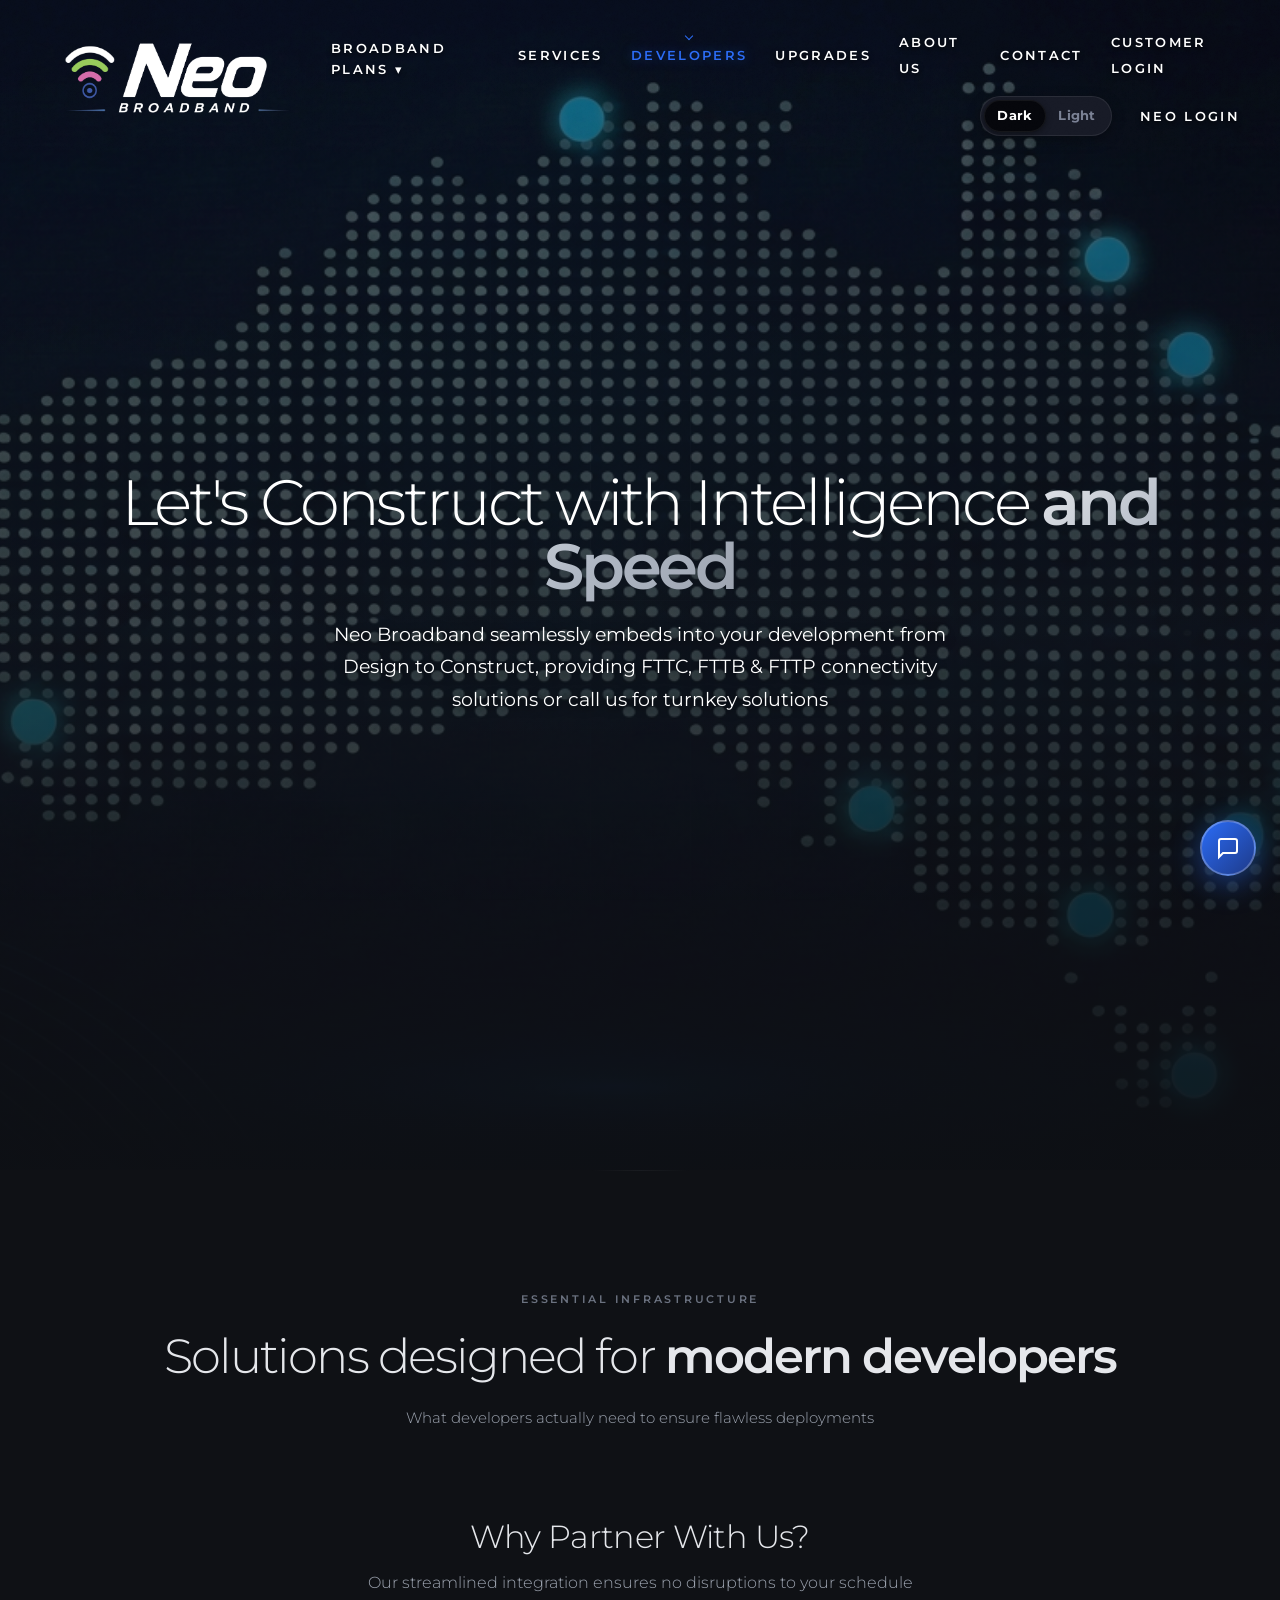
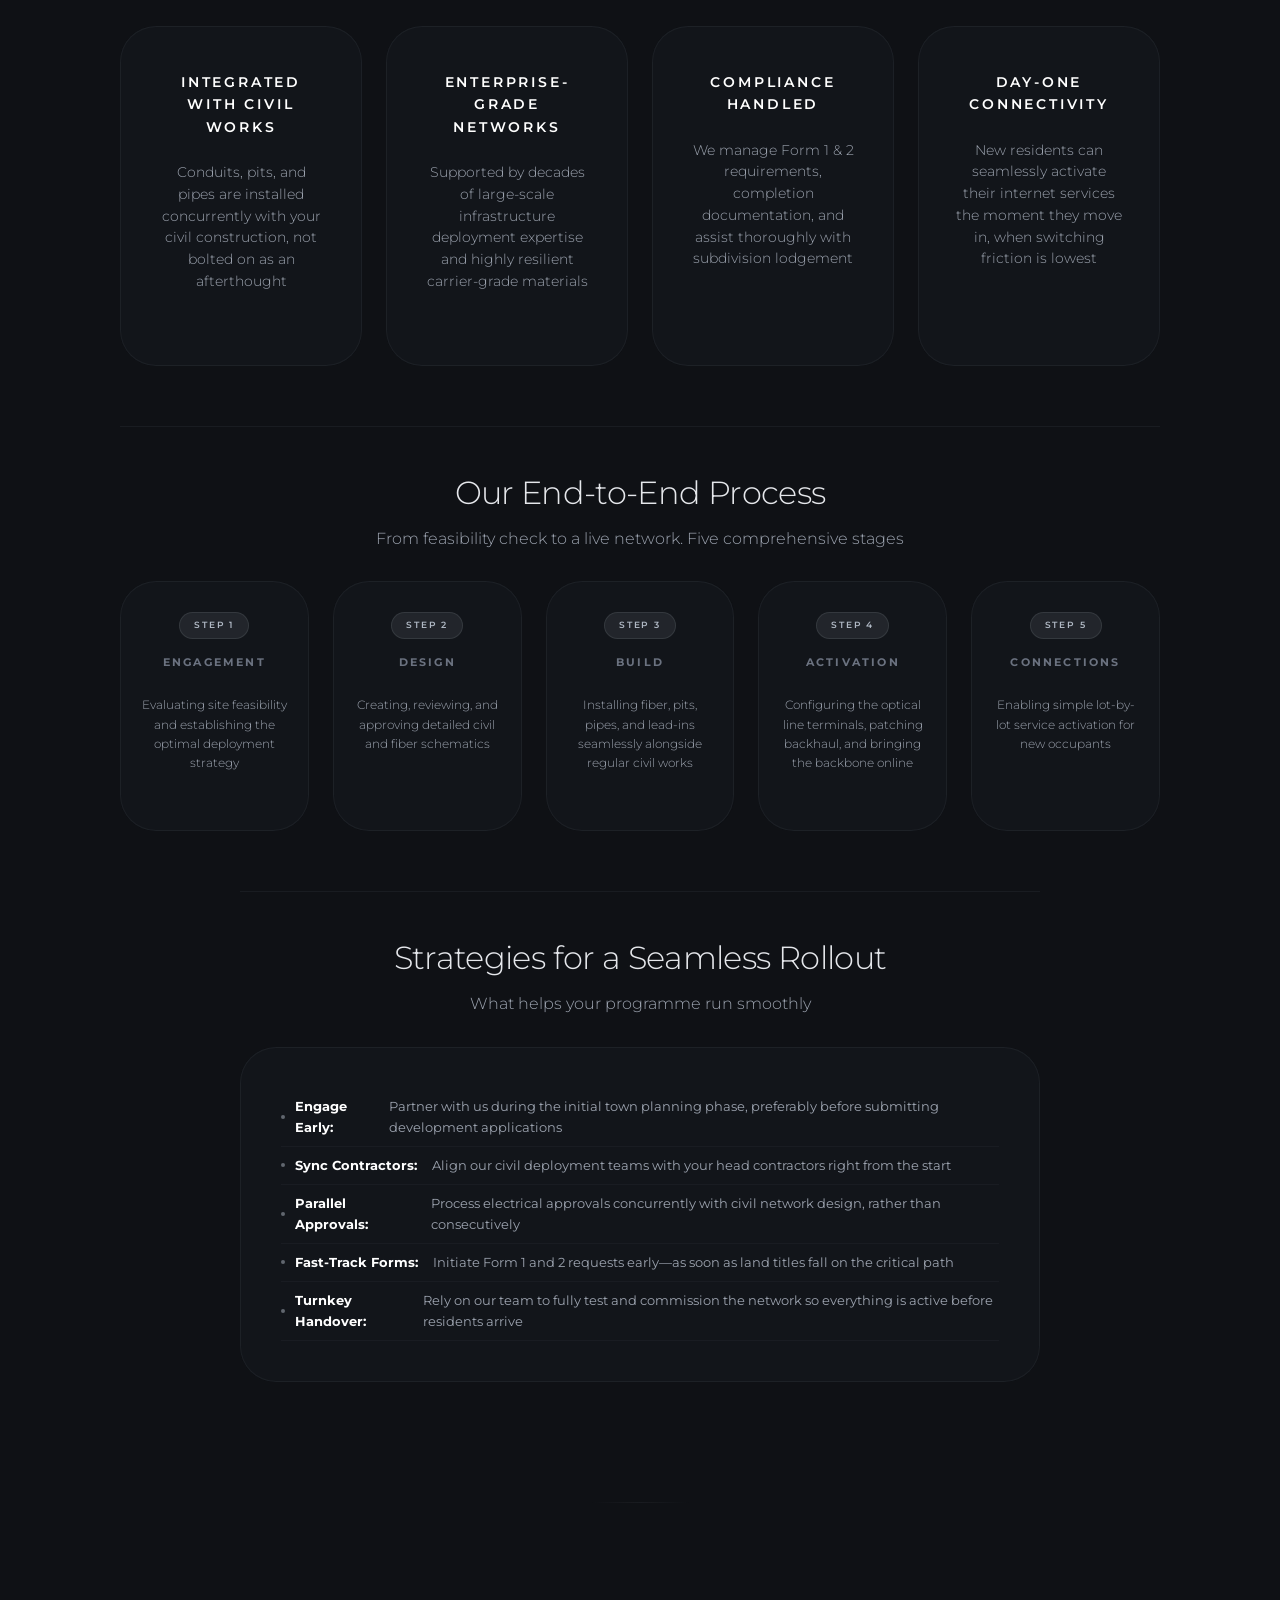
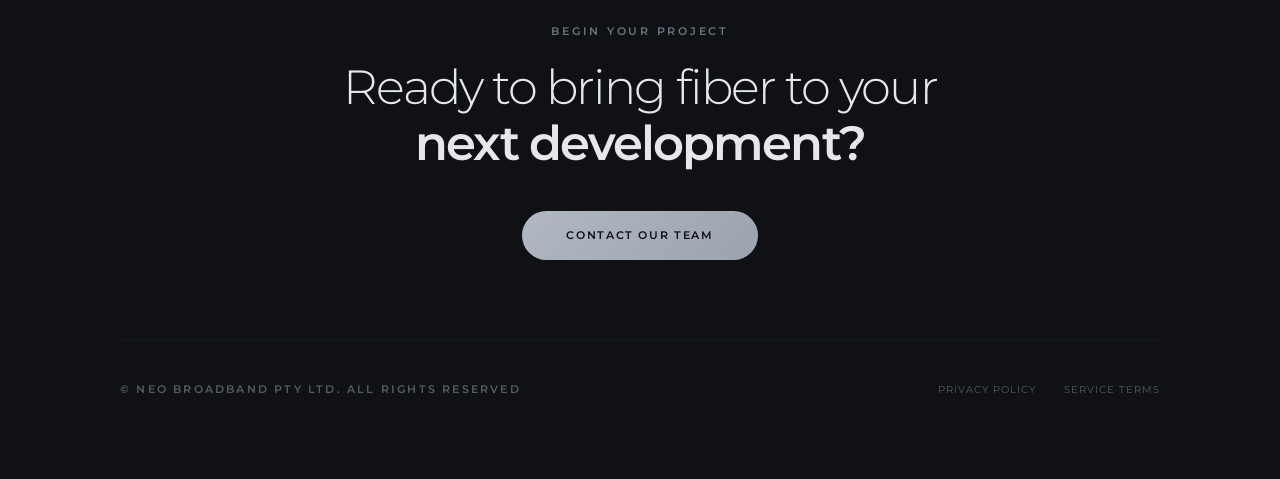
<file: developers.html>
<!DOCTYPE html>
<html lang="en">
<head>
<meta charset="UTF-8">
<script>(function(){try{if(localStorage.getItem('nb-theme')==='light')document.documentElement.setAttribute('data-theme','light');}catch(e){}})();</script>
<meta name="viewport" content="width=device-width, initial-scale=1.0">
<title>Neo Broadband — For Developers</title>
<link rel="preconnect" href="https://fonts.googleapis.com">
<link href="https://fonts.googleapis.com/css2?family=Montserrat:wght@300;400;500;600;700&display=swap" rel="stylesheet">
<link rel="stylesheet" href="templatemo-621-luminary-style.css">
<link rel="icon" type="image/png" href="images/psd 1.png">
<style>
  /* Current-page highlight */
  .nav-links > li > a.active,
  .mobile-menu-link.active {
    color: #2b6cf6 !important;
  }

  /* ═══ LIGHT MODE NAVIGATION FIXES (Matched to Index) ═══ */

  /* 1. Transparent navigation in light mode (at the top) */
  html[data-theme="light"] .top-nav {
    background: transparent !important;
    border-bottom: none !important;
    box-shadow: none !important;
  }

  /* Make text DARK immediately in light mode for visibility */
  html[data-theme="light"] .top-nav .nav-links > li > a,
  html[data-theme="light"] .top-nav .nav-utility a {
    color: #0f172a !important;
    text-shadow: 0 0 10px rgba(255, 255, 255, 0.9) !important;
  }

  /* 2. Scrolled navigation in light mode (solid white) */
  html[data-theme="light"] .top-nav.scrolled {
    background: #ffffff !important;
    border-bottom: 1px solid rgba(15, 23, 42, 0.08) !important;
    box-shadow: 0 4px 20px rgba(0, 0, 0, 0.04) !important;
  }

  /* Remove text-shadow when scrolled in light mode */
  html[data-theme="light"] .top-nav.scrolled .nav-links > li > a,
  html[data-theme="light"] .top-nav.scrolled .nav-utility a {
    text-shadow: none !important;
  }

  /* Menu Hovers in light mode */
  html[data-theme="light"] .top-nav .nav-links > li > a:hover,
  html[data-theme="light"] .top-nav .nav-utility a:hover,
  html[data-theme="light"] .top-nav .nav-links > li > a.active {
    color: #2b6cf6 !important;
  }

  /* ═══ LOGO: Always BLACK in light mode (matches index.html) ═══ */
  html[data-theme="light"] .nav-logo,
  html[data-theme="light"] .portal-brand img {
    filter: brightness(0) !important;
  }

  /* ═══ MAKE HERO TITLE WHITE IN LIGHT MODE ═══ */
  html[data-theme="light"] .hero h1 {
    color: #ffffff !important;
    -webkit-text-fill-color: #ffffff !important;
    text-shadow: 0 2px 10px rgba(0, 0, 0, 0.85) !important;
  }
  html[data-theme="light"] .hero h1 em {
    color: #ffffff !important;
    -webkit-text-fill-color: #ffffff !important;
    background: none !important;
    text-shadow: 0 2px 10px rgba(0, 0, 0, 0.85) !important;
  }

  /* Light Mode Map: Invert the background image to turn light dots into crisp black dots (matches index.html) */
  html[data-theme="light"] .hero::before {
    background-image: 
      linear-gradient(to bottom, rgba(250, 250, 250, 0.3) 0%, rgba(250, 250, 250, 0.7) 100%),
      url('images/12.png') !important;
    filter: grayscale(100%) invert(1) contrast(1.2) brightness(0.75) !important;
    opacity: 0.7 !important;
    mix-blend-mode: multiply;
  }

  /* Light mode cards contrast enhancements */
  html[data-theme="light"] .pricing-card {
    background: #ffffff !important;
    border: 1px solid #cbd5e1 !important;
    box-shadow: 0 10px 30px rgba(15, 23, 42, 0.06);
  }
  html[data-theme="light"] .pricing-tier,
  html[data-theme="light"] .category-title,
  html[data-theme="light"] .section-title {
    color: #0f172a !important;
  }
  html[data-theme="light"] .pricing-desc,
  html[data-theme="light"] .category-desc,
  html[data-theme="light"] .section-body {
    color: #334155 !important;
  }
  html[data-theme="light"] .pricing-features li {
    color: #334155 !important;
  }
  html[data-theme="light"] .pricing-features li strong {
    color: #0f172a !important;
  }

  .nav-links > li > a {
    color: #ffffff !important;
    font-size: 13px !important;
    font-weight: 600 !important;
    letter-spacing: 0.18em !important;
    text-shadow: 0 2px 5px rgba(0,0,0,0.8) !important;
    text-transform: uppercase;
  }

  .nav-right {
    display: flex;
    flex-direction: column;
    align-items: flex-end;
    gap: 10px;
  }

  .nav-utility {
    display: flex;
    align-items: center;
    justify-content: flex-end;
    gap: 28px;
    list-style: none;
    margin: 0;
    padding: 0;
  }

  .nav-utility a {
    color: #ffffff !important;
    font-size: 13px !important;
    font-weight: 600 !important;
    letter-spacing: 0.18em !important;
    text-transform: uppercase;
    text-decoration: none;
    text-shadow: 0 2px 5px rgba(0,0,0,0.8);
    transition: color 0.4s ease;
  }

  .nav-utility a:hover,
  .nav-links > li > a:hover {
    color: #2b6cf6 !important;
  }

  .nav-right .nav-links {
    justify-content: flex-end;
    gap: 28px;
  }
  .hero-badge span {
    font-size: 14px !important;
    font-weight: 700 !important;
    color: #ffffff !important;
    letter-spacing: 0.15em !important;
  }
  .hero-sub {
    font-size: clamp(1.1rem, 1.5vw, 1.25rem) !important;
    font-weight: 400 !important;
    color: #ffffff !important;
    max-width: 650px !important;
    text-shadow: 0 2px 10px rgba(0,0,0,0.8);
  }
  .hero-ctas .btn-primary {
    background: #ffffff !important;
    color: #0f1115 !important;
    font-weight: 700 !important;
    box-shadow: 0 4px 15px rgba(255, 255, 255, 0.2) !important;
  }
  .hero-ctas .btn-secondary {
    border: 2px solid #ffffff !important;
    color: #ffffff !important;
    font-weight: 700 !important;
    background: rgba(15, 17, 21, 0.6) !important;
    text-shadow: 0 2px 5px rgba(0,0,0,0.8);
  }

  .page-grid-overlay {
    position: fixed; inset: 0; width: 100vw; height: 100vh; z-index: 1; pointer-events: none;
    --mx: 50vw; --my: 50vh;
    background-image: linear-gradient(to right, rgba(156, 163, 175, 0.18) 1px, transparent 1px),
                      linear-gradient(to bottom, rgba(156, 163, 175, 0.18) 1px, transparent 1px);
    background-size: 100px 100px; background-position: center center;
    -webkit-mask-image: radial-gradient(circle 380px at var(--mx) var(--my), rgba(0,0,0,1) 0%, transparent 75%),
                        linear-gradient(to bottom, rgba(0,0,0,0.05) 0%, rgba(0,0,0,0.15) 100%);
    mask-image: radial-gradient(circle 380px at var(--mx) var(--my), rgba(0,0,0,1) 0%, transparent 75%),
                linear-gradient(to bottom, rgba(0,0,0,0.05) 0%, rgba(0,0,0,0.15) 100%);
    -webkit-mask-composite: source-over; mask-composite: add;
  }
  html { scroll-behavior: smooth; }

  .nav-brand { display: flex; align-items: center; text-decoration: none; }
  .nav-logo { max-height: 100px; width: auto; object-fit: contain; }

  /* Grid configuration */
  .features-grid {
    display: grid;
    /* Adjusted minmax to allow 4 columns to fit easier on standard screens */
    grid-template-columns: repeat(auto-fit, minmax(240px, 1fr));
    gap: 24px;
    margin-top: 30px;
  }

  .plan-category {
    margin-top: 60px; padding-top: 40px; border-top: 1px solid var(--panel-border);
  }
  .plan-category:first-of-type { margin-top: 40px; border-top: none; }
  .category-title {
    font-size: 2rem; font-weight: 300; letter-spacing: -0.02em; color: var(--ivory, #ffffff); margin-bottom: 8px;
  }
  .category-desc {
    font-size: 1rem; font-weight: 300; color: var(--slate-light, #9a9fa8); margin-bottom: 30px;
  }

  .process-grid {
    grid-template-columns: repeat(5, 1fr);
  }
  @media (max-width: 1100px) {
    .features-grid { grid-template-columns: repeat(2, 1fr); }
    .process-grid { grid-template-columns: repeat(3, 1fr); }
  }
  @media (max-width: 560px) {
    .features-grid, .process-grid { grid-template-columns: 1fr; }
  }

  .cf-overlay {
    position: fixed; inset: 0; width: 100vw; height: 100vh;
    background: rgba(20, 20, 25, 0.55); backdrop-filter: blur(4px); z-index: 9999;
    display: flex; align-items: center; justify-content: center;
    opacity: 0; visibility: hidden; transition: opacity 0.35s ease, visibility 0.35s ease; padding: 20px;
  }
  .cf-overlay.cf-open { opacity: 1; visibility: visible; }
  .cf-modal {
    background: #ffffff; color: #1f2430; width: 100%; max-width: 440px;
    border-radius: 14px; padding: 36px 32px 28px; position: relative;
    box-shadow: 0 25px 60px rgba(0,0,0,0.35); transform: translateY(16px) scale(0.98);
    transition: transform 0.35s ease; max-height: 90vh; overflow-y: auto; font-family: 'Montserrat', sans-serif;
  }
  .cf-overlay.cf-open .cf-modal { transform: translateY(0) scale(1); }
  .cf-close {
    position: absolute; top: 14px; right: 16px; background: none; border: none;
    font-size: 22px; line-height: 1; color: #9a9fa8; cursor: pointer; padding: 4px;
  }
  .cf-close:hover { color: #1f2430; }
  .cf-title { font-size: 1.5rem; font-weight: 600; margin: 0 0 4px; color: #1f2430; }
  .cf-subtitle { font-size: 0.9rem; color: #767c88; margin: 0 0 22px; font-weight: 300; }
  .cf-field { margin-bottom: 14px; }
  .cf-field label { display: block; font-size: 0.8rem; font-weight: 500; color: #454b57; margin-bottom: 6px; }
  .cf-field input, .cf-field textarea {
    width: 100%; box-sizing: border-box; border: 1px solid #e0e2e7; border-radius: 8px;
    padding: 11px 13px; font-size: 0.92rem; font-family: 'Montserrat', sans-serif;
    color: #1f2430; background: #fafafb; transition: border-color 0.2s ease, background 0.2s ease;
  }
  .cf-field input:focus, .cf-field textarea:focus { outline: none; border-color: #2b6cf6; background: #ffffff; }
  .cf-field textarea { resize: vertical; min-height: 80px; }
  .cf-submit {
    width: 100%; background: #1f2430; color: #fff; border: none; border-radius: 8px;
    padding: 13px; font-size: 0.95rem; font-weight: 600; cursor: pointer; margin-top: 6px;
    transition: background 0.2s ease, opacity 0.2s ease; font-family: 'Montserrat', sans-serif;
  }
  .cf-submit:hover { background: #2b6cf6; }
  .cf-submit:disabled { opacity: 0.6; cursor: not-allowed; }
  .cf-status { margin-top: 12px; font-size: 0.85rem; text-align: center; display: none; }
  .cf-status.cf-success { color: #1a8f4c; display: block; }
  .cf-status.cf-error { color: #d0392b; display: block; }
  .cf-note { font-size: 0.72rem; color: #9a9fa8; text-align: center; margin-top: 14px; }
  /* ═══ MODE SLIDER: modern sliding toggle with moon/sun + Dark/Light Mode label ═══ */
  .mode-slider {
    position: relative;
    display: flex;
    align-items: center;
    justify-content: space-between;
    width: 68px;
    height: 32px;
    padding: 0 8px;
    border: none;
    border-radius: 999px;
    background: #10121a;
    box-shadow: inset 0 0 0 1px rgba(255, 255, 255, 0.08);
    cursor: pointer;
    transition: background 0.35s ease;
  }

  html[data-theme="light"] .mode-slider {
    background: #e2e7ee;
    box-shadow: inset 0 0 0 1px rgba(15, 23, 42, 0.08);
  }

  .mode-slider-icon {
    position: relative;
    z-index: 2;
    width: 14px;
    height: 14px;
    stroke: #64748b;
    fill: none;
    stroke-width: 2;
    stroke-linecap: round;
    stroke-linejoin: round;
    transition: stroke 0.35s ease, opacity 0.35s ease;
  }

  .mode-slider-icon.icon-moon { fill: #64748b; stroke: none; opacity: 1; }
  .mode-slider-icon.icon-sun { opacity: 0.55; }

  html[data-theme="light"] .mode-slider-icon.icon-moon { opacity: 0.45; fill: #94a3b8; }
  html[data-theme="light"] .mode-slider-icon.icon-sun { stroke: #2b6cf6; opacity: 1; }

  .mode-slider-fill {
    position: absolute;
    top: 3px;
    left: 3px;
    width: 34px;
    height: 26px;
    border-radius: 999px;
    background: #2b6cf6;
    box-shadow: 0 2px 8px rgba(43, 108, 246, 0.5);
    transition: transform 0.35s cubic-bezier(0.4, 0, 0.2, 1);
    z-index: 1;
  }

  html[data-theme="light"] .mode-slider-fill {
    transform: translateX(31px);
  }

  .mode-slider-knob {
    position: absolute;
    top: 50%;
    left: 3px;
    width: 20px;
    height: 20px;
    border-radius: 50%;
    background: #ffffff;
    transform: translate(0, -50%);
    box-shadow: 0 1px 3px rgba(0, 0, 0, 0.35);
    transition: transform 0.35s cubic-bezier(0.4, 0, 0.2, 1);
    z-index: 3;
  }

  html[data-theme="light"] .mode-slider-knob {
    transform: translate(31px, -50%);
    background: #2b6cf6;
    box-shadow: 0 1px 3px rgba(0, 0, 0, 0.2);
  }

  .mode-slider:focus-visible {
    outline: 2px solid #2b6cf6;
    outline-offset: 3px;
  }

  .mode-slider-label {
    font-size: 13px;
    font-weight: 700;
    letter-spacing: 0.02em;
    color: #ffffff;
    text-shadow: 0 2px 5px rgba(0, 0, 0, 0.8);
    white-space: nowrap;
    min-width: 76px;
  }

  html[data-theme="light"] .mode-slider-label {
    color: #0f172a;
    text-shadow: none;
  }

  @media (max-width: 640px) {
    .mode-slider-label { display: none; }
  }

  /* ═══ DESKTOP THEME TOGGLE — segmented "Dark / Light" pill, sits with the main nav ═══ */
  /* Two classes = higher specificity than the base .mode-slider rules above,   */
  /* so this reliably overrides them. Scoped to .theme-toggle-btn only, which   */
  /* is NOT applied to the mobile toggle (.mode-slider-mobile) — mobile is      */
  /* completely untouched by this block.                                       */
  .mode-slider.theme-toggle-btn {
    position: relative;
    display: inline-flex;
    align-items: center;
    width: auto;
    height: 40px;
    padding: 4px;
    border-radius: 999px;
    background: #171a26;
    box-shadow: inset 0 0 0 1px rgba(255, 255, 255, 0.08), 0 4px 14px rgba(0, 0, 0, 0.3);
    overflow: hidden;
  }

  .mode-slider.theme-toggle-btn:focus-visible {
    outline: 2px solid #2b6cf6;
    outline-offset: 3px;
  }

  html[data-theme="light"] .mode-slider.theme-toggle-btn {
    background: #e7ebf2;
    box-shadow: inset 0 0 0 1px rgba(15, 23, 42, 0.08), 0 4px 14px rgba(15, 23, 42, 0.08);
  }

  .theme-toggle-highlight {
    position: absolute;
    z-index: 1;
    top: 4px;
    left: 4px;
    width: 62px;
    height: calc(100% - 8px);
    border-radius: 999px;
    background: #05060b;
    box-shadow: 0 2px 6px rgba(0, 0, 0, 0.4), inset 0 0 0 1px rgba(255, 255, 255, 0.06);
    transition: transform 0.35s cubic-bezier(0.4, 0, 0.2, 1), background 0.35s ease;
  }

  html[data-theme="light"] .theme-toggle-highlight {
    transform: translateX(62px);
    background: #ffffff;
    box-shadow: 0 2px 6px rgba(15, 23, 42, 0.15);
  }

  .theme-toggle-seg {
    position: relative;
    z-index: 2;
    width: 62px;
    text-align: center;
    font-size: 13px;
    font-weight: 700;
    letter-spacing: 0.02em;
    color: #7a8194;
    white-space: nowrap;
    transition: color 0.35s ease;
  }

  .theme-toggle-seg-dark { color: #ffffff; }
  .theme-toggle-seg-light { color: #7a8194; }

  html[data-theme="light"] .theme-toggle-seg-dark { color: #94a3b8; }
  html[data-theme="light"] .theme-toggle-seg-light { color: #0f172a; }

</style>
<style id="neo-responsive-overrides">

/* =========================================================
   Neo Broadband — Responsive & Cross-Browser Overrides
   Applied across all pages.
   ========================================================= */

html {
  -webkit-text-size-adjust: 100%;
  text-size-adjust: 100%;
  overflow-x: hidden;
}

body {
  max-width: 100%;
  overflow-x: hidden;
  overflow-wrap: break-word;
}

img, svg, video, canvas {
  max-width: 100%;
  height: auto;
}

button, input, select, textarea {
  font: inherit;
}

input, select, textarea {
  max-width: 100%;
}

/* Keep interactive controls comfortable on touch devices */
@media (pointer: coarse) {
  a, button, input, select, textarea {
    -webkit-tap-highlight-color: transparent;
  }
}

/* Tablet / mobile navigation */
@media (max-width: 1100px) {
  .top-nav,
  .top-nav.scrolled {
    padding: 16px 24px !important;
    min-height: 68px;
  }

  .top-nav .nav-right,
  .top-nav .nav-links,
  .top-nav .nav-utility,
  .top-nav .nav-cta {
    display: none !important;
  }

  .top-nav .nav-toggle {
    display: block !important;
    flex: 0 0 auto;
    z-index: 701;
  }

  .top-nav .nav-brand {
    max-width: calc(100% - 52px);
    display: inline-flex;
    align-items: center;
  }

  .top-nav .nav-logo {
    max-width: 150px;
    max-height: 46px;
    object-fit: contain;
  }

  .mobile-menu {
    z-index: 650 !important;
  }

  .mobile-menu-inner {
    padding:
      max(86px, env(safe-area-inset-top) + 76px)
      max(22px, env(safe-area-inset-right))
      max(32px, env(safe-area-inset-bottom) + 24px)
      max(22px, env(safe-area-inset-left));
  }

  .mobile-menu-links {
    width: 100%;
  }

  .mobile-menu-link {
    min-height: 50px;
    line-height: 1.25;
  }

  body.menu-open {
    position: fixed;
    width: 100%;
    overflow: hidden;
  }

  /* Portal navigation should remain usable while the drawer is open */
  .portal-nav .nav-toggle,
  .portal-nav .nav-brand {
    z-index: 701;
  }
}

/* Phones */
@media (max-width: 768px) {
  .main,
  .container,
  .content,
  .workspace {
    max-width: 100%;
  }

  .main {
    padding-left: 16px !important;
    padding-right: 16px !important;
  }

  .section {
    padding-top: 64px;
    padding-bottom: 64px;
  }

  .hero {
    min-height: 100svh;
    min-height: 100dvh;
    padding-top: 92px;
    padding-bottom: 48px;
  }

  .hero h1 {
    max-width: 100%;
    font-size: clamp(2rem, 10vw, 3.4rem);
    line-height: 1.08;
    overflow-wrap: anywhere;
  }

  .hero p,
  .section-description {
    max-width: 100%;
  }

  .hero-ctas,
  .footer-ctas {
    width: 100%;
  }

  .btn-primary,
  .btn-secondary {
    min-height: 46px;
  }

  .pricing-grid,
  .testimonials-grid,
  .integrations-grid,
  .grid,
  .grid.two-col,
  .grid.three-col,
  .grid.stats-4,
  .field-grid {
    min-width: 0;
  }

  .feature,
  .two-col,
  .three-col,
  .stats-4,
  .field-grid {
    min-width: 0;
  }

  /* Prevent cards / flex rows from causing horizontal overflow */
  .card,
  .pricing-card,
  .testimonial-card,
  .integration-item,
  .portal-hero,
  .chart-box,
  .chart-wrap,
  .ticket-chart-container,
  .modal-content,
  .checkout-modal-content {
    max-width: 100%;
    min-width: 0;
  }

  .card-head,
  .top-actions,
  .footer-bar,
  .mobile-menu-footer {
    gap: 14px;
    flex-wrap: wrap;
  }

  /* Tables scroll inside their own container rather than stretching the page */
  .table-wrap,
  .portal-table,
  .table-responsive {
    width: 100%;
    max-width: 100%;
    overflow-x: auto;
    overflow-y: hidden;
    -webkit-overflow-scrolling: touch;
    overscroll-behavior-x: contain;
  }

  .table-wrap table,
  .portal-table table {
    min-width: 680px;
  }

  /* Forms: avoid iOS Safari auto-zoom and keep fields usable */
  input,
  select,
  textarea {
    font-size: 16px !important;
  }

  .field,
  .field.full {
    min-width: 0;
    width: 100%;
  }

  /* Modals */
  .admin-modal,
  .checkout-modal {
    padding: 12px !important;
    align-items: flex-start !important;
    overflow-y: auto;
  }

  .modal-content,
  .checkout-modal-content {
    width: min(100%, 620px) !important;
    max-height: calc(100dvh - 24px);
    overflow-y: auto;
    margin: 12px auto !important;
  }

  /* Portal shells */
  .workspace {
    width: 100%;
    padding: 18px 14px !important;
  }

  .portal-hero {
    padding: 24px 18px;
  }

  .topbar {
    gap: 12px;
    flex-wrap: wrap;
  }

  .top-actions {
    width: 100%;
  }

  .top-actions > * {
    max-width: 100%;
  }

  /* Sidebar remains a drawer on tablets/phones */
  .sidebar {
    max-width: min(88vw, 340px);
    width: min(88vw, 340px);
    z-index: 640;
  }

  /* Charts should shrink rather than force the viewport wider */
  .chart-svg,
  .chart-box svg,
  .chart-wrap svg {
    max-width: 100%;
  }

  .mobile-menu-link {
    font-size: clamp(1.25rem, 7vw, 2rem);
    padding: 12px 0;
  }

  .mobile-menu-link::before {
    min-width: 22px;
  }
}

/* Small phones */
@media (max-width: 480px) {
  .top-nav,
  .top-nav.scrolled {
    padding: 13px 16px !important;
    min-height: 62px;
  }

  .top-nav .nav-logo {
    max-width: 128px;
    max-height: 40px;
  }

  .nav-toggle {
    width: 30px !important;
    height: 24px !important;
  }

  .mobile-menu-inner {
    padding-left: 18px;
    padding-right: 18px;
  }

  .mobile-menu-link {
    font-size: 1.25rem;
    gap: 10px;
    padding: 10px 0;
  }

  .section {
    padding-top: 52px;
    padding-bottom: 52px;
  }

  .pricing-card {
    padding: 24px 18px !important;
  }

  .portal-hero {
    padding: 20px 14px;
  }

  .stats-4 {
    grid-template-columns: 1fr !important;
  }

  .card {
    padding-left: 16px;
    padding-right: 16px;
  }

  .modal-content,
  .checkout-modal-content {
    border-radius: 16px !important;
  }
}

/* Very narrow phones */
@media (max-width: 360px) {
  .main {
    padding-left: 12px !important;
    padding-right: 12px !important;
  }

  .mobile-menu-link {
    font-size: 1.12rem;
  }

  .hero h1 {
    font-size: 2rem;
  }
}

/* Landscape phones */
@media (max-height: 540px) and (orientation: landscape) {
  .mobile-menu-inner {
    justify-content: flex-start;
    padding-top: 74px;
  }

  .mobile-menu-link {
    padding: 7px 0;
    font-size: 1.15rem;
  }

  .hero {
    min-height: auto;
    padding-top: 82px;
  }
}

/* Reduced motion accessibility */
@media (prefers-reduced-motion: reduce) {
  *,
  *::before,
  *::after {
    scroll-behavior: auto !important;
    animation-duration: 0.001ms !important;
    animation-iteration-count: 1 !important;
    transition-duration: 0.001ms !important;
  }
}

/* Avoid accidental horizontal scroll from decorative fixed elements */
.grain,
.atmosphere,
.page-grid-overlay {
  max-width: 100vw;
}

</style>
</head>
<body>

<div class="cf-overlay" id="cfOverlay">
  <div class="cf-modal">
    <button class="cf-close" id="cfClose" aria-label="Close contact form">&times;</button>
    <h3 class="cf-title">Developer Enquiry</h3>
    <p class="cf-subtitle">Leave your details and we'll confirm feasibility for your site</p>
    <form id="cfForm" action="https://formsubmit.co/enquiry@neobroadband.com.au" method="POST">
      <input type="hidden" name="_subject" value="New Developer Enquiry - Neo Broadband">
      <input type="hidden" name="_captcha" value="false">
      <input type="hidden" name="_template" value="table">
      <input type="hidden" name="Enquiry Number" id="cfEnquiryNumber" value="">
      <div class="cf-field">
        <label for="cfEnquiryDisplay">Enquiry Number</label>
        <input type="text" id="cfEnquiryDisplay" value="" readonly style="background:#f0f1f3; color:#767c88; cursor:not-allowed;">
      </div>
      <div class="cf-field">
        <label for="cfName">Name</label>
        <input type="text" id="cfName" name="Name" required placeholder="Your full name">
      </div>
      <div class="cf-field">
        <label for="cfEmail">Email ID</label>
        <input type="email" id="cfEmail" name="Email" required placeholder="you@example.com">
      </div>
      <div class="cf-field">
        <label for="cfPhone">Contact Number</label>
        <input type="tel" id="cfPhone" name="Contact Number" required placeholder="+61 000 000 000">
      </div>
      <div class="cf-field">
        <label for="cfMessage">Development Details</label>
        <textarea id="cfMessage" name="Message" required placeholder="Tell us about your upcoming project..."></textarea>
      </div>
      <button type="submit" class="cf-submit" id="cfSubmitBtn">Submit Enquiry</button>
      <p class="cf-status" id="cfStatus"></p>
      <p class="cf-note">We'll never share your information with anyone else</p>
    </form>
  </div>
</div>

<svg class="grain" width="100%" height="100%">
  <filter id="n"><feTurbulence type="fractalNoise" baseFrequency="0.65" numOctaves="5" stitchTiles="stitch"/><feColorMatrix type="saturate" values="0"/></filter>
  <rect width="100%" height="100%" filter="url(#n)"/>
</svg>
<div class="atmosphere"></div>
<div class="page-grid-overlay" id="pageGrid"></div>

<!-- Nav -->
<nav class="top-nav" id="topNav">
  <a href="index.html" class="nav-brand">
    <img src="images/psd 1.png" alt="Neo Broadband Logo" class="nav-logo">
  </a>
  <div class="nav-right">
    <ul class="nav-links">
      <li class="dropdown">
        <a href="index.html#pricing" aria-haspopup="true">Broadband Plans &#9662;</a>
        <ul class="dropdown-content">
          <li><a href="index.html#residential-plans">Residential Plans</a></li>
          <li><a href="index.html#business-plans">Business Plans</a></li>
          <li><a href="index.html#enterprise-ethernet">Enterprise Ethernet</a></li>
        </ul>
      </li>

      <!-- Services -->
      <li><a href="services.html">Services</a></li>

      <li><a href="developers.html">Developers</a></li>
      <li><a href="building-upgrades.html">Upgrades</a></li>
      <li><a href="about.html">About Us</a></li>
      <li><a href="contact.html">Contact</a></li>
      <li><a href="customer-portal.html">Customer Login</a></li>
    </ul>
    <ul class="nav-utility">
      <li>
        <button class="mode-slider theme-toggle-btn" id="modeSlider" type="button" role="switch" aria-checked="false" aria-label="Switch to light mode">
          <span class="theme-toggle-highlight"></span>
          <span class="theme-toggle-seg theme-toggle-seg-dark">Dark</span>
          <span class="theme-toggle-seg theme-toggle-seg-light">Light</span>
        </button>
      </li>
      <li><a href="admin-portal.html">Neo Login</a></li>
    </ul>
  </div>
  <div class="nav-mobile-actions">
    <button class="theme-toggle nav-theme-toggle" type="button" aria-label="Toggle light and dark theme" aria-pressed="false">
      <span class="theme-toggle-knob">
        <svg class="icon-moon" viewBox="0 0 24 24"><path d="M21 12.79A9 9 0 1111.21 3 7 7 0 0021 12.79z"/></svg>
        <svg class="icon-sun" viewBox="0 0 24 24"><circle cx="12" cy="12" r="4"/><path d="M12 2v2M12 20v2M4.93 4.93l1.41 1.41M17.66 17.66l1.41 1.41M2 12h2M20 12h2M4.93 19.07l1.41-1.41M17.66 6.34l1.41-1.41"/></svg>
      </span>
    </button>
    <button class="nav-toggle" id="navToggle" aria-label="Toggle menu" aria-expanded="false">
      <span class="toggle-bar"></span><span class="toggle-bar"></span>
    </button>
  </div>
</nav>

<!-- Mobile Menu -->
<div class="mobile-menu" id="mobileMenu">
  <div class="mobile-menu-inner">
    <div class="mobile-menu-links">
      <a href="index.html" class="mobile-menu-link" data-index="01">Home</a>
      <a href="index.html#residential-plans" class="mobile-menu-link" data-index="02">Residential Plans</a>
      <a href="index.html#business-plans" class="mobile-menu-link" data-index="03">Business Plans</a>
      <a href="index.html#enterprise-ethernet" class="mobile-menu-link" data-index="04">Enterprise Ethernet</a>
      <a href="services.html" class="mobile-menu-link" data-index="05">Services</a>
      <a href="developers.html" class="mobile-menu-link active" data-index="08">Developers</a>
      <a href="building-upgrades.html" class="mobile-menu-link" data-index="09">Upgrades</a>
      <a href="about.html" class="mobile-menu-link" data-index="10">About Us</a>
      <a href="contact.html" class="mobile-menu-link" data-index="11">Contact</a>
      <a href="customer-portal.html" class="mobile-menu-link" data-index="07">Customer Login</a>
      <a href="admin-portal.html" class="mobile-menu-link" data-index="06">Neo Login</a>
    </div>
    <div class="mobile-menu-footer">
      <a href="#">Privacy</a>
      <a href="#">Terms</a>
    </div>
  </div>
</div>

<main class="main">

  <!-- ═══ HERO ═══ -->
  <section class="hero" id="hero">
    <h1 style="font-size: clamp(2.8rem, 5vw, 4.5rem); font-weight: 300; letter-spacing: -0.05em; color: #fff; margin-top: 15px;">
      Let's Construct with Intelligence <em>and Speed</em>
    </h1>
    <p class="hero-sub">
      Neo Broadband seamlessly embeds into your development from Design to Construct, providing FTTC, FTTB &amp; FTTP connectivity solutions or call us for turnkey solutions
    </p>
  </section>

  <div class="silk-divider reveal"></div>

  <!-- ═══ DEVELOPER SOLUTIONS SECTION ═══ -->
  <section class="section section-center" id="solutions">
    <p class="section-tag reveal">Essential Infrastructure</p>
    <h2 class="section-title reveal reveal-d1">Solutions designed for <strong>modern developers</strong></h2>
    <p class="section-body reveal reveal-d2">What developers actually need to ensure flawless deployments</p>

    <!-- ── WHY CHOOSE US ── -->
    <div class="plan-category reveal">
      <h3 class="category-title">Why Partner With Us?</h3>
      <p class="category-desc">Our streamlined integration ensures no disruptions to your schedule</p>
      
      <div class="features-grid">
        <div class="pricing-card">
          <div class="pricing-tier" style="color: #fff; font-size: 14px;">Integrated with Civil Works</div>
          <p class="pricing-desc">Conduits, pits, and pipes are installed concurrently with your civil construction, not bolted on as an afterthought</p>
        </div>

        <div class="pricing-card">
          <div class="pricing-tier" style="color: #fff; font-size: 14px;">Enterprise-Grade Networks</div>
          <p class="pricing-desc">Supported by decades of large-scale infrastructure deployment expertise and highly resilient carrier-grade materials</p>
        </div>

        <div class="pricing-card">
          <div class="pricing-tier" style="color: #fff; font-size: 14px;">Compliance Handled</div>
          <p class="pricing-desc">We manage Form 1 & 2 requirements, completion documentation, and assist thoroughly with subdivision lodgement</p>
        </div>

        <div class="pricing-card">
          <div class="pricing-tier" style="color: #fff; font-size: 14px;">Day-One Connectivity</div>
          <p class="pricing-desc">New residents can seamlessly activate their internet services the moment they move in, when switching friction is lowest</p>
        </div>
      </div>
    </div>

    <!-- ── PROCESS STAGES ── -->
    <div class="plan-category reveal">
      <h3 class="category-title">Our End-to-End Process</h3>
      <p class="category-desc">From feasibility check to a live network. Five comprehensive stages</p>
      
      <div class="features-grid process-grid">
        <div class="pricing-card" style="padding: 30px 20px;">
          <div class="pricing-badge" style="display:block; position:relative; width:max-content; margin: 0 auto 15px; top:auto; right:auto;">Step 1</div>
          <div class="pricing-tier" style="font-weight: 700;">Engagement</div>
          <p class="pricing-desc" style="font-size: 0.75rem;">Evaluating site feasibility and establishing the optimal deployment strategy</p>
        </div>

        <div class="pricing-card" style="padding: 30px 20px;">
          <div class="pricing-badge" style="display:block; position:relative; width:max-content; margin: 0 auto 15px; top:auto; right:auto;">Step 2</div>
          <div class="pricing-tier" style="font-weight: 700;">Design</div>
          <p class="pricing-desc" style="font-size: 0.75rem;">Creating, reviewing, and approving detailed civil and fiber schematics</p>
        </div>

        <div class="pricing-card" style="padding: 30px 20px;">
          <div class="pricing-badge" style="display:block; position:relative; width:max-content; margin: 0 auto 15px; top:auto; right:auto;">Step 3</div>
          <div class="pricing-tier" style="font-weight: 700;">Build</div>
          <p class="pricing-desc" style="font-size: 0.75rem;">Installing fiber, pits, pipes, and lead-ins seamlessly alongside regular civil works</p>
        </div>

        <div class="pricing-card" style="padding: 30px 20px;">
          <div class="pricing-badge" style="display:block; position:relative; width:max-content; margin: 0 auto 15px; top:auto; right:auto;">Step 4</div>
          <div class="pricing-tier" style="font-weight: 700;">Activation</div>
          <p class="pricing-desc" style="font-size: 0.75rem;">Configuring the optical line terminals, patching backhaul, and bringing the backbone online</p>
        </div>

        <div class="pricing-card" style="padding: 30px 20px;">
          <div class="pricing-badge" style="display:block; position:relative; width:max-content; margin: 0 auto 15px; top:auto; right:auto;">Step 5</div>
          <div class="pricing-tier" style="font-weight: 700;">Connections</div>
          <p class="pricing-desc" style="font-size: 0.75rem;">Enabling simple lot-by-lot service activation for new occupants</p>
        </div>
      </div>
    </div>

    <!-- ── KEY CONSIDERATIONS ── -->
    <div class="plan-category reveal" style="text-align: left; max-width: 800px; margin-left: auto; margin-right: auto;">
      <h3 class="category-title" style="text-align: center;">Strategies for a Seamless Rollout</h3>
      <p class="category-desc" style="text-align: center;">What helps your programme run smoothly</p>
      
      <div class="pricing-card" style="padding: 40px;">
        <ul class="pricing-features" style="margin-bottom: 0;">
          <li><strong style="color: #fff; margin-right: 5px;">Engage Early:</strong> Partner with us during the initial town planning phase, preferably before submitting development applications</li>
          <li><strong style="color: #fff; margin-right: 5px;">Sync Contractors:</strong> Align our civil deployment teams with your head contractors right from the start</li>
          <li><strong style="color: #fff; margin-right: 5px;">Parallel Approvals:</strong> Process electrical approvals concurrently with civil network design, rather than consecutively</li>
          <li><strong style="color: #fff; margin-right: 5px;">Fast-Track Forms:</strong> Initiate Form 1 and 2 requests early—as soon as land titles fall on the critical path</li>
          <li><strong style="color: #fff; margin-right: 5px;">Turnkey Handover:</strong> Rely on our team to fully test and commission the network so everything is active before residents arrive</li>
        </ul>
      </div>
    </div>

  </section>

  <div class="silk-divider reveal"></div>

  <!-- ═══ FOOTER CTA ═══ -->
  <section class="footer-cta" id="cta">
    <p class="section-tag reveal">Begin Your Project</p>
    <h2 class="section-title reveal reveal-d1">Ready to bring fiber to your<br><strong>next development?</strong></h2>
    <div class="footer-ctas reveal reveal-d3">
      <a href="contact.html" class="btn-primary">Contact Our Team</a>
    </div>

    <div class="footer-bar reveal reveal-d4" style="margin-top: 80px;">
      <div class="footer-brand">© Neo Broadband Pty Ltd. All rights reserved</div>
      <div class="footer-links">
        <a href="#">Privacy Policy</a>
        <a href="#">Service Terms</a>
      </div>
    </div>
  </section>

</main>

<script src="templatemo-621-luminary-script.js"></script>
<script>
  // Modern mode slider (desktop nav): switches data-theme, persists the
  // choice, and keeps aria-checked/aria-label in sync. Matches about.html.
  (function () {
    const sliders = document.querySelectorAll('.mode-slider');
    const label = document.getElementById('modeSliderLabel');

    function applyState(isLight) {
      document.documentElement.setAttribute('data-theme', isLight ? 'light' : 'dark');
      sliders.forEach(function (btn) {
        btn.setAttribute('aria-checked', isLight ? 'true' : 'false');
        btn.setAttribute('aria-label', isLight ? 'Switch to dark mode' : 'Switch to light mode');
      });
      if (label) label.textContent = isLight ? 'Light Mode' : 'Dark Mode';
      try { localStorage.setItem('nb-theme', isLight ? 'light' : 'dark'); } catch (e) {}
    }

    // Reflect whatever theme was already applied (by the head script) on load.
    applyState(document.documentElement.getAttribute('data-theme') === 'light');

    sliders.forEach(function (btn) {
      btn.addEventListener('click', function () {
        const isLight = document.documentElement.getAttribute('data-theme') === 'light';
        applyState(!isLight);
      });
    });
  })();
</script>
<script>
;(function(){

  (function() {
    const pageGrid = document.getElementById('pageGrid');
    if (!pageGrid) return;

    let targetX = window.innerWidth / 2;
    let targetY = window.innerHeight / 2;
    let currentX = targetX;
    let currentY = targetY;

    window.addEventListener('mousemove', (e) => {
      targetX = e.clientX;
      targetY = e.clientY;
    });

    function renderGridLight() {
      currentX += (targetX - currentX) * 0.08;
      currentY += (targetY - currentY) * 0.08;
      pageGrid.style.setProperty('--mx', `${currentX}px`);
      pageGrid.style.setProperty('--my', `${currentY}px`);
      requestAnimationFrame(renderGridLight);
    }
    renderGridLight();
  })();

  (function() {
    const overlay = document.getElementById('cfOverlay');
    const closeBtn = document.getElementById('cfClose');
    const form = document.getElementById('cfForm');
    const submitBtn = document.getElementById('cfSubmitBtn');
    const status = document.getElementById('cfStatus');
    const enquiryHidden = document.getElementById('cfEnquiryNumber');
    const enquiryDisplay = document.getElementById('cfEnquiryDisplay');

    function generateEnquiryNumber() {
      const now = new Date();
      const datePart = now.getFullYear().toString()
        + String(now.getMonth() + 1).padStart(2, '0')
        + String(now.getDate()).padStart(2, '0');
      const randomPart = Math.floor(1000 + Math.random() * 9000);
      return 'NBD-' + datePart + '-' + randomPart;
    }

    function assignNewEnquiryNumber() {
      const enquiryNo = generateEnquiryNumber();
      enquiryHidden.value = enquiryNo;
      enquiryDisplay.value = enquiryNo;
    }

    function openPopup() {
      assignNewEnquiryNumber();
      overlay.classList.add('cf-open');
    }
    function closePopup() {
      overlay.classList.remove('cf-open');
    }

    closeBtn.addEventListener('click', closePopup);
    overlay.addEventListener('click', function(e) {
      if (e.target === overlay) closePopup();
    });
    document.addEventListener('keydown', function(e) {
      if (e.key === 'Escape') closePopup();
    });

    document.querySelectorAll('a[href="#contact"]').forEach(function(link) {
      link.addEventListener('click', function(e) {
        e.preventDefault();
        openPopup();
      });
    });

    form.addEventListener('submit', function(e) {
      e.preventDefault();
      status.className = 'cf-status';
      status.textContent = '';
      submitBtn.disabled = true;
      submitBtn.textContent = 'Sending...';

      setTimeout(() => {
        const confirmedEnquiryNo = enquiryHidden.value;
        status.textContent = "Thanks! Your enquiry (" + confirmedEnquiryNo + ") has been sent";
        status.className = 'cf-status cf-success';
        form.reset();
        assignNewEnquiryNumber();
        setTimeout(closePopup, 2400);
        submitBtn.disabled = false;
        submitBtn.textContent = 'Submit Enquiry';
      }, 1500);
    });
  })();

})();
</script>
<script>
document.addEventListener('DOMContentLoaded', function () {
  var path = window.location.pathname.split('/').pop() || 'index.html';
  document.querySelectorAll('.nav-links a, .mobile-menu-link').forEach(function (link) {
    var href = link.getAttribute('href');
    if (!href) return;
    var target = href.split('/').pop().split('#')[0];
    if (target && target === path) {
      link.classList.add('active');
      link.setAttribute('aria-current', 'page');
    } else {
      link.classList.remove('active');
    }
  });
});
</script>
<!-- ═══ NEO BROADBAND AI & FAQ CHATBOT WIDGET ═══ -->
<div id="neoChatWidget" style="position:fixed; bottom:24px; right:24px; z-index:9999; font-family:'Montserrat',sans-serif;">
  <button id="chatToggleBtn" onclick="toggleNeoChat()" style="width:56px; height:56px; border-radius:50%; background:linear-gradient(135deg, #2b6cf6, #1e3a8a); border:2px solid rgba(255,255,255,0.25); box-shadow:0 8px 30px rgba(43,108,246,0.45); color:#fff; cursor:pointer; display:flex; align-items:center; justify-content:center; transition:transform 0.3s ease;">
    <svg width="24" height="24" viewBox="0 0 24 24" fill="none" stroke="currentColor" stroke-width="2"><path d="M21 15a2 2 0 0 1-2 2H7l-4 4V5a2 2 0 0 1 2-2h14a2 2 0 0 1 2 2z"></path></svg>
  </button>

  <div id="chatWindow" style="display:none; position:absolute; bottom:70px; right:0; width:360px; height:480px; max-height:80vh; background:rgba(22,26,32,0.96); border:1px solid rgba(156,163,175,0.25); border-radius:24px; backdrop-filter:blur(30px); -webkit-backdrop-filter:blur(30px); box-shadow:0 20px 60px rgba(0,0,0,0.65); flex-direction:column; overflow:hidden;">
    <div style="background:linear-gradient(135deg,#1e3a8a,#0f172a); padding:16px; border-bottom:1px solid rgba(156,163,175,0.15); display:flex; justify-content:space-between; align-items:center;">
      <div style="display:flex; align-items:center; gap:10px;">
        <div style="width:10px; height:10px; border-radius:50%; background:#22c55e; box-shadow:0 0 8px #22c55e;"></div>
        <div>
          <strong style="color:#ffffff; font-size:13px; display:block;">Neo AI Assistant</strong>
          <small style="color:#93c5fd; font-size:9px;">Instant Plans & Support Bot</small>
        </div>
      </div>
      <button onclick="toggleNeoChat()" style="background:none; border:none; color:#cbd5e1; font-size:18px; cursor:pointer;">✕</button>
    </div>

    <div id="chatMessages" style="flex:1; padding:16px; overflow-y:auto; font-size:12px; display:flex; flex-direction:column; gap:12px;">
      <div style="background:rgba(43,108,246,0.15); border:1px solid rgba(43,108,246,0.25); border-radius:14px; padding:12px; color:#e2e8f0; line-height:1.5;">
        👋 G'day! I'm your Neo Broadband virtual guide. Ask me anything about our high-speed plans, fiber coverage, invoices, or evening speeds!
      </div>
      <div style="display:flex; flex-wrap:wrap; gap:6px;">
        <button onclick="askChatFaq('What is the best residential plan?')" style="background:rgba(255,255,255,0.06); border:1px solid rgba(156,163,175,0.2); border-radius:100px; color:#93c5fd; font-size:10px; padding:6px 12px; cursor:pointer;">⚡ Best Residential Plan</button>
        <button onclick="askChatFaq('How do I download my bill?')" style="background:rgba(255,255,255,0.06); border:1px solid rgba(156,163,175,0.2); border-radius:100px; color:#93c5fd; font-size:10px; padding:6px 12px; cursor:pointer;">📄 View & Download Bill</button>
        <button onclick="askChatFaq('Do you offer static IPs?')" style="background:rgba(255,255,255,0.06); border:1px solid rgba(156,163,175,0.2); border-radius:100px; color:#93c5fd; font-size:10px; padding:6px 12px; cursor:pointer;">🌐 Static IP</button>
      </div>
    </div>

    <form onsubmit="handleChatSubmit(event)" style="padding:12px; border-top:1px solid rgba(156,163,175,0.15); display:flex; gap:8px;">
      <input type="text" id="chatInput" placeholder="Ask about speeds, plans, billing..." style="flex:1; background:rgba(15,17,21,0.8); border:1px solid rgba(156,163,175,0.25); border-radius:100px; padding:10px 14px; color:#fff; font-size:11px; outline:none;" autocomplete="off">
      <button type="submit" style="background:#2b6cf6; color:#fff; border:none; border-radius:100px; padding:10px 16px; font-weight:700; font-size:11px; cursor:pointer;">Send</button>
    </form>
  </div>
</div>


<!-- ═══ CHATBOT SCRIPT ═══ -->
<script>
function toggleNeoChat() {
  const win = document.getElementById('chatWindow');
  win.style.display = win.style.display === 'none' || win.style.display === '' ? 'flex' : 'none';
}

function handleChatSubmit(e) {
  if (e) e.preventDefault();
  const inp = document.getElementById('chatInput');
  const txt = inp.value.trim();
  if (!txt) return;
  addUserMessage(txt);
  inp.value = '';
  setTimeout(() => generateAiAnswer(txt), 400);
}

function askChatFaq(question) {
  addUserMessage(question);
  setTimeout(() => generateAiAnswer(question), 400);
}

function addUserMessage(txt) {
  const body = document.getElementById('chatMessages');
  const el = document.createElement('div');
  el.style.cssText = "align-self:flex-end; background:#2b6cf6; color:#fff; padding:8px 14px; border-radius:14px 14px 2px 14px; max-width:85%; line-height:1.4;";
  el.textContent = txt;
  body.appendChild(el);
  body.scrollTop = body.scrollHeight;
}

function generateAiAnswer(prompt) {
  const q = prompt.toLowerCase();
  let reply = "I'm here to assist! For custom requests or fiber provisioning inquiries, you can test your suburb in our search bar or open a priority ticket in the portal.";

  if (q.includes('best') || q.includes('recommended') || q.includes('plan')) {
    reply = "Our most popular home plan is the **Regular Plan (500 Mbps Down / 50 Mbps Up)** for A$85/mo. For hyper-speed enthusiasts, the **Thunderbolt (2000 Mbps)** offers maximum fiber throughput!";
  } else if (q.includes('bill') || q.includes('invoice') || q.includes('payment') || q.includes('pay')) {
    reply = "Invoices are generated on the 1st of every cycle in Australian Dollars (AUD) with full GST itemization. You can view, download your PDF statement, or settle dues on invoice.html.";
  } else if (q.includes('static') || q.includes('ip')) {
    reply = "Yes! All Business and Enterprise plans come with a dedicated static IPv4 address included. Residential subscribers can also request static IP routing via the Support tab.";
  } else if (q.includes('speed') || q.includes('evening')) {
    reply = "Our network delivers typical evening speeds of 500/42 Mbps on Regular and up to 1700/425 Mbps on Thunderbolt with low-latency peering at Equinix SY4 & NextDC.";
  } else if (q.includes('login') || q.includes('portal')) {
    reply = "You can access your account using your Customer ID (e.g. NEO-98210) on customer-portal.html to check telemetry and pay invoices.";
  }

  const body = document.getElementById('chatMessages');
  const el = document.createElement('div');
  el.style.cssText = "align-self:flex-start; background:rgba(255,255,255,0.06); border:1px solid rgba(156,163,175,0.15); color:#e5e7eb; padding:10px 14px; border-radius:14px 14px 14px 2px; max-width:88%; line-height:1.5;";
  el.innerHTML = reply.replace(/\*\*(.*?)\*\*/g, '<strong>$1</strong>');
  body.appendChild(el);
  body.scrollTop = body.scrollHeight;
}
</script>

</body>
</html>
</file>
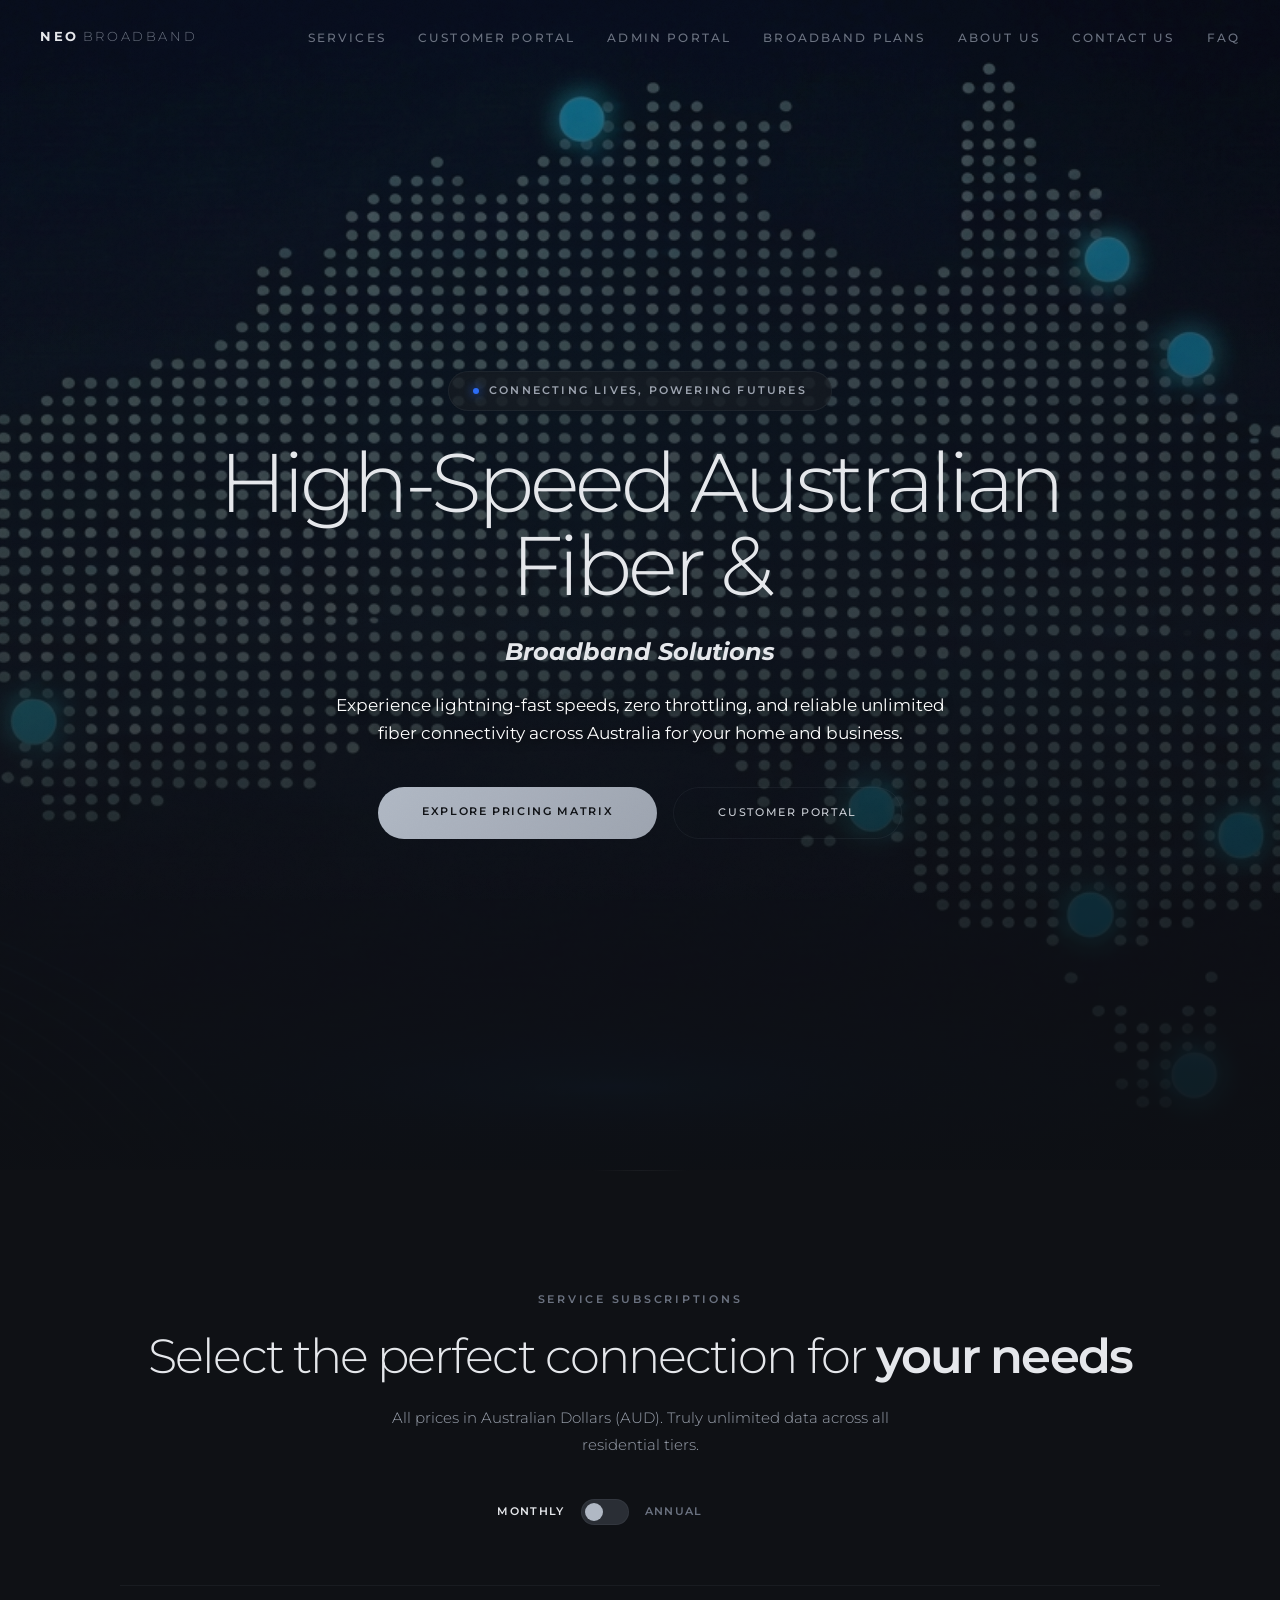
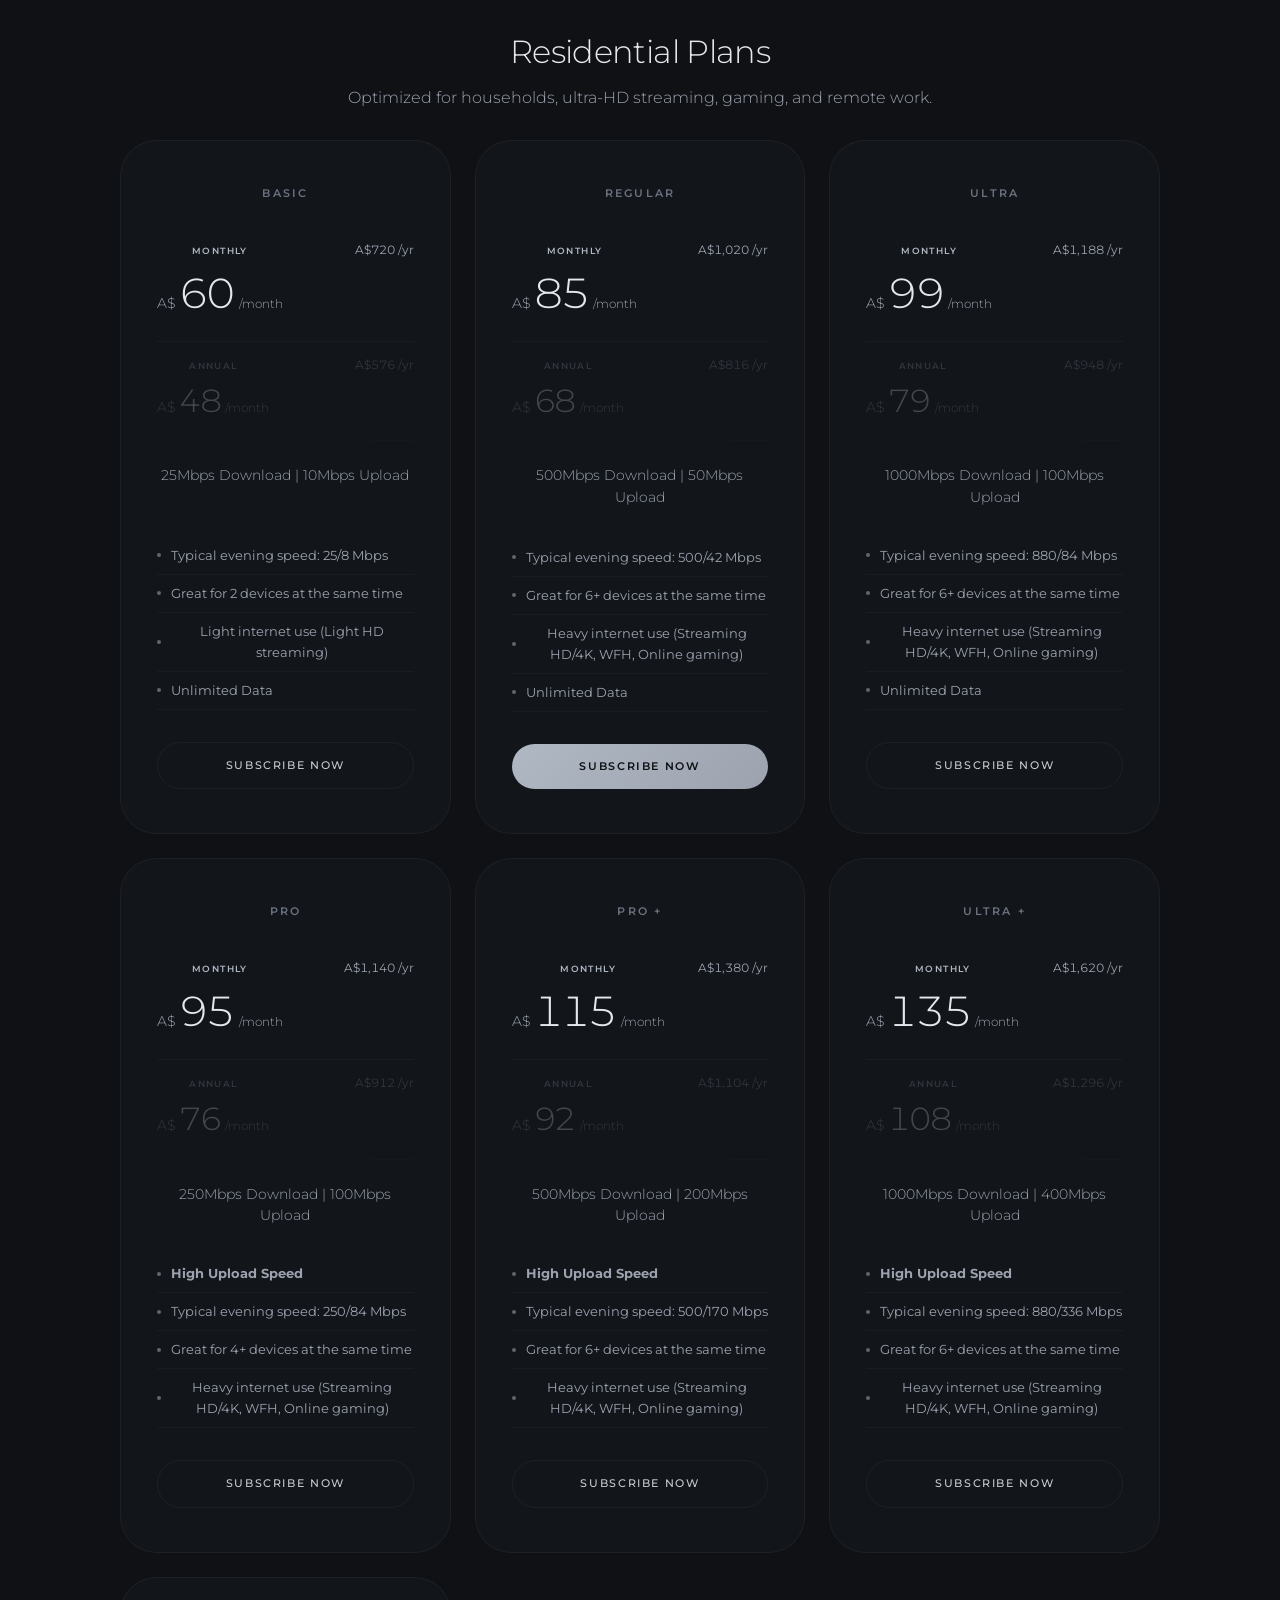
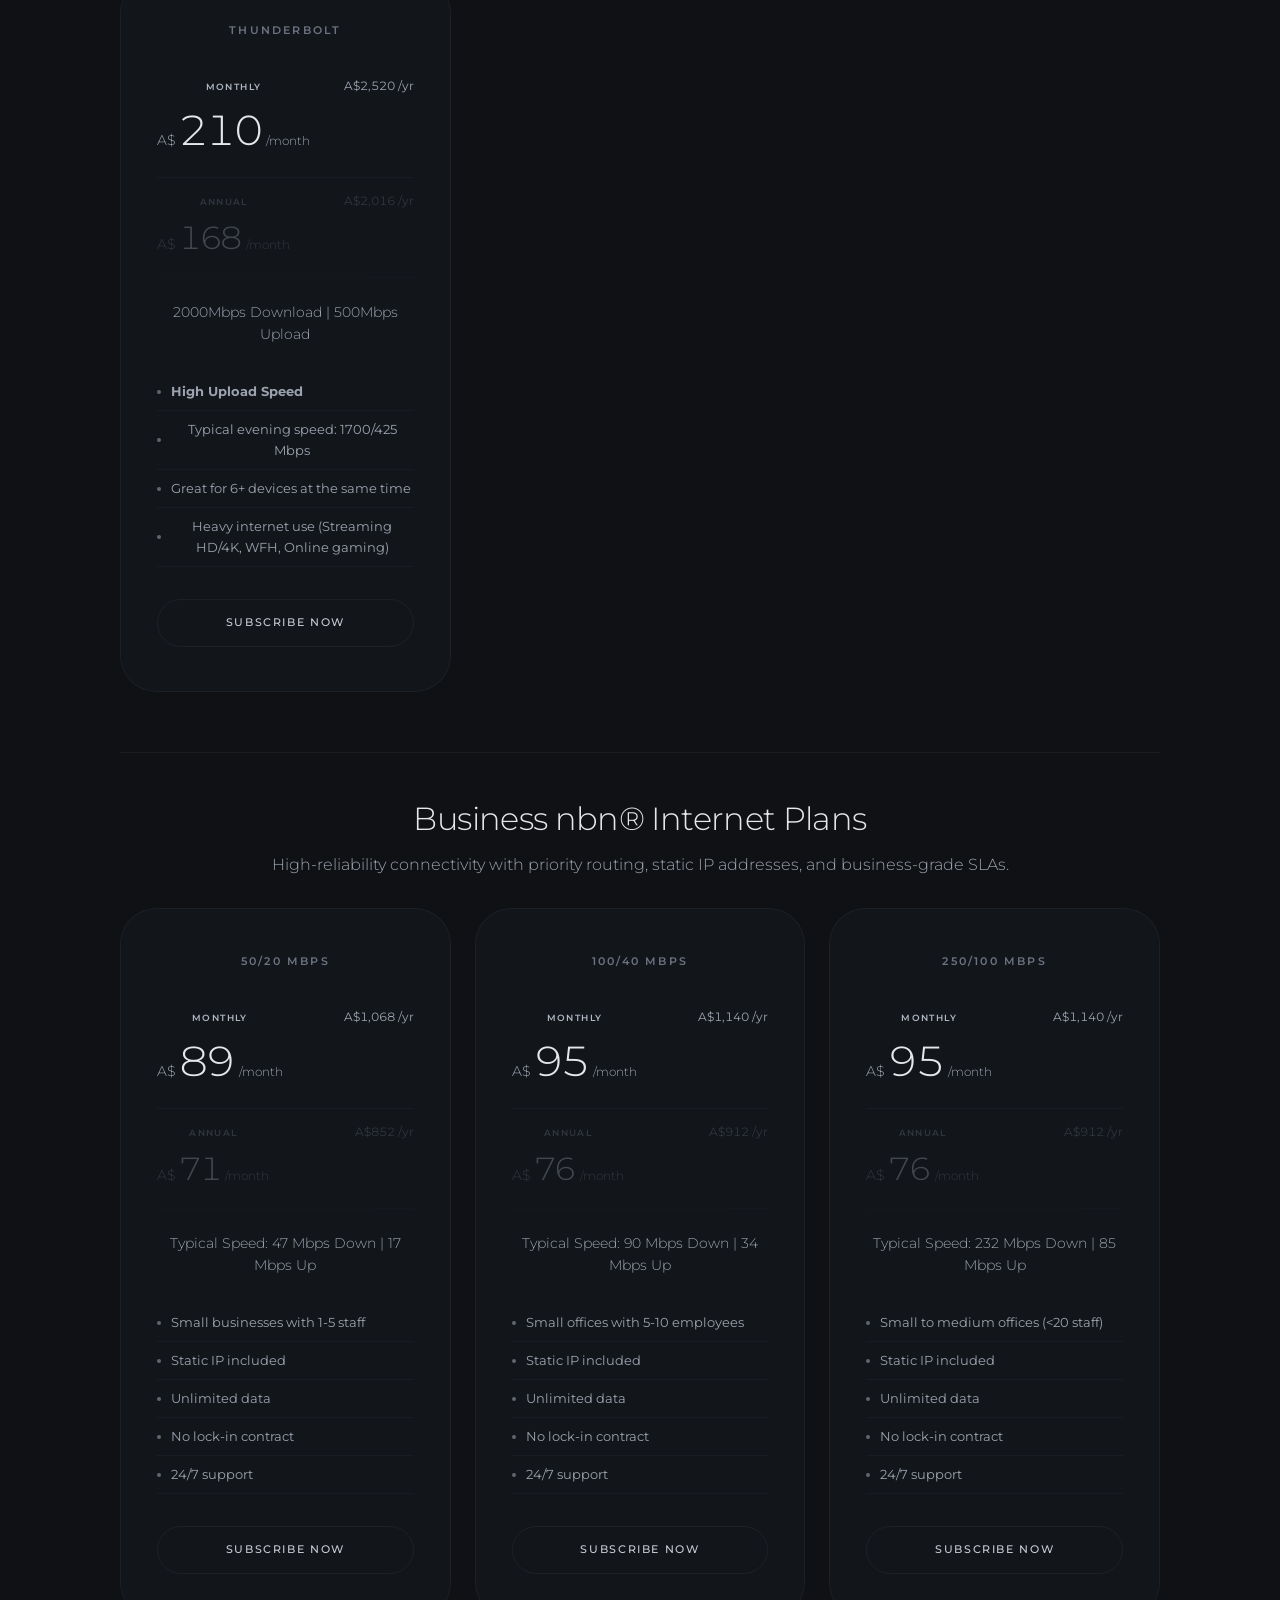
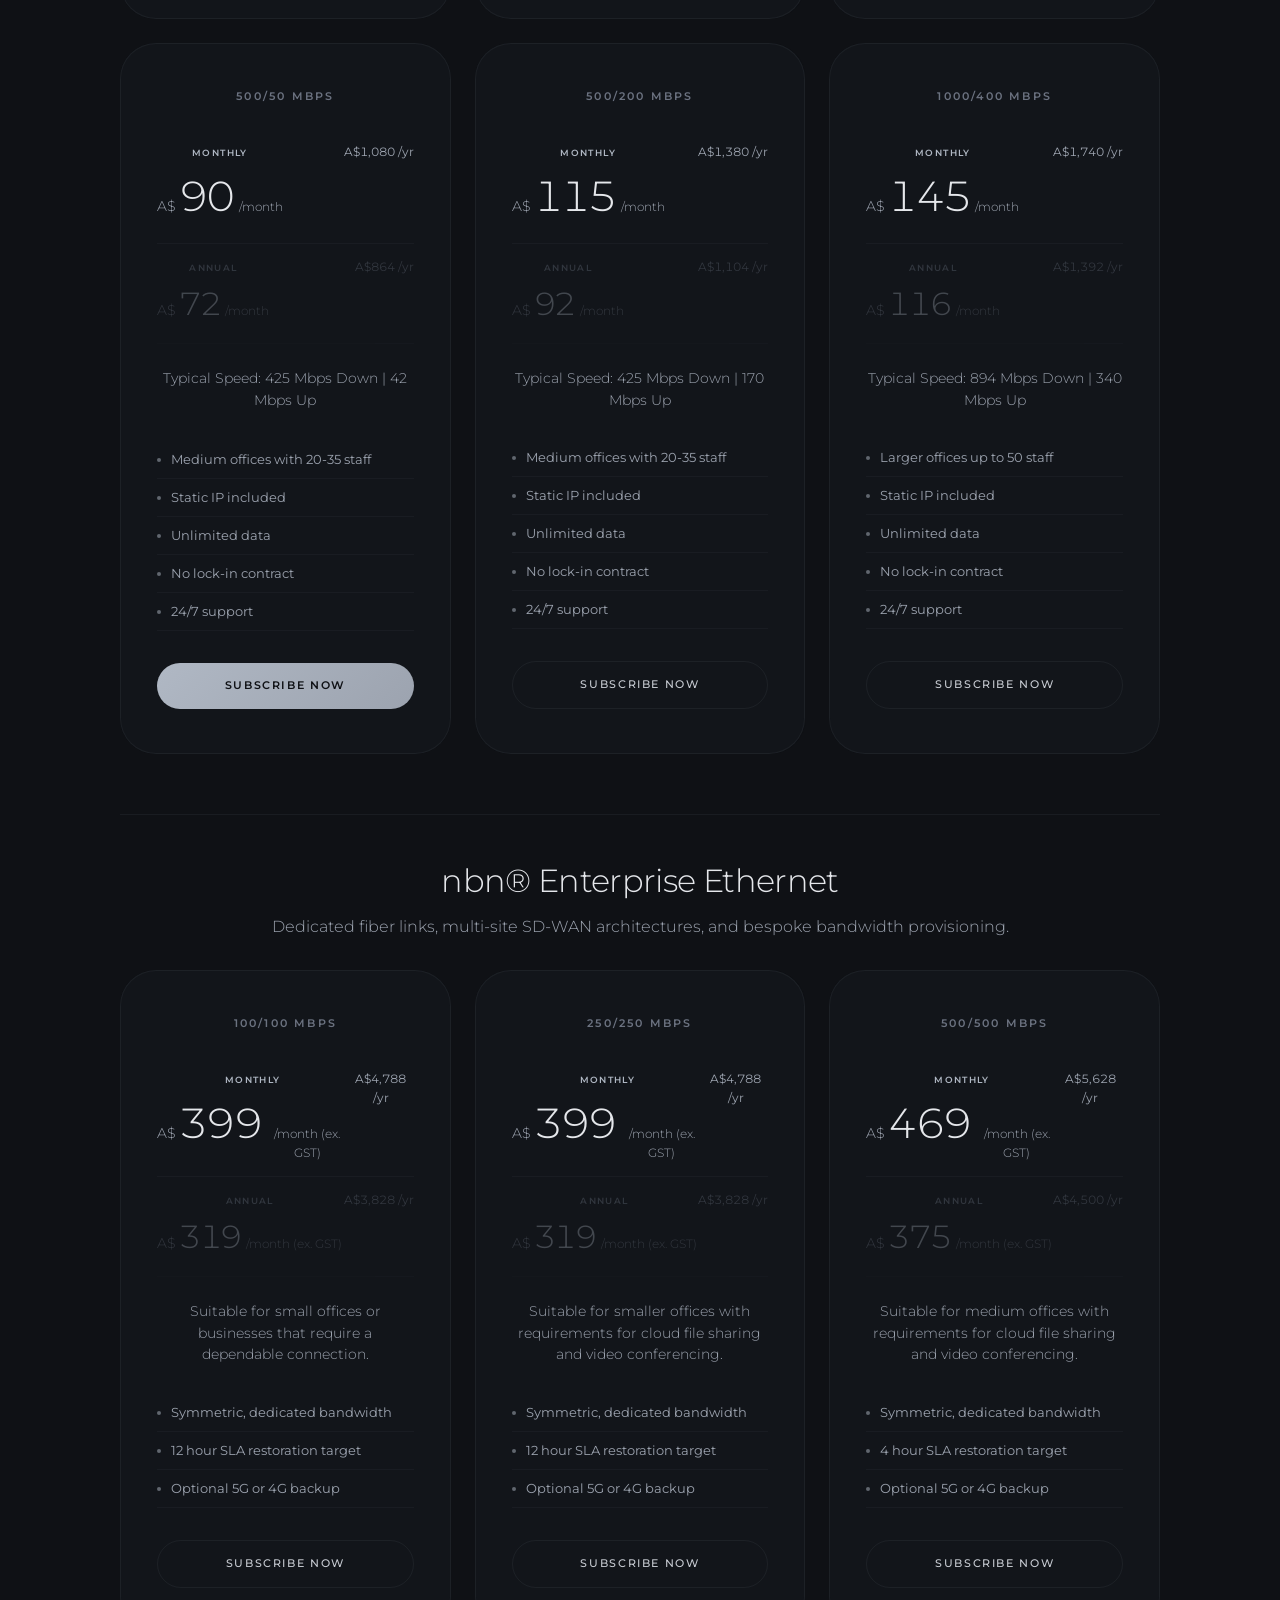
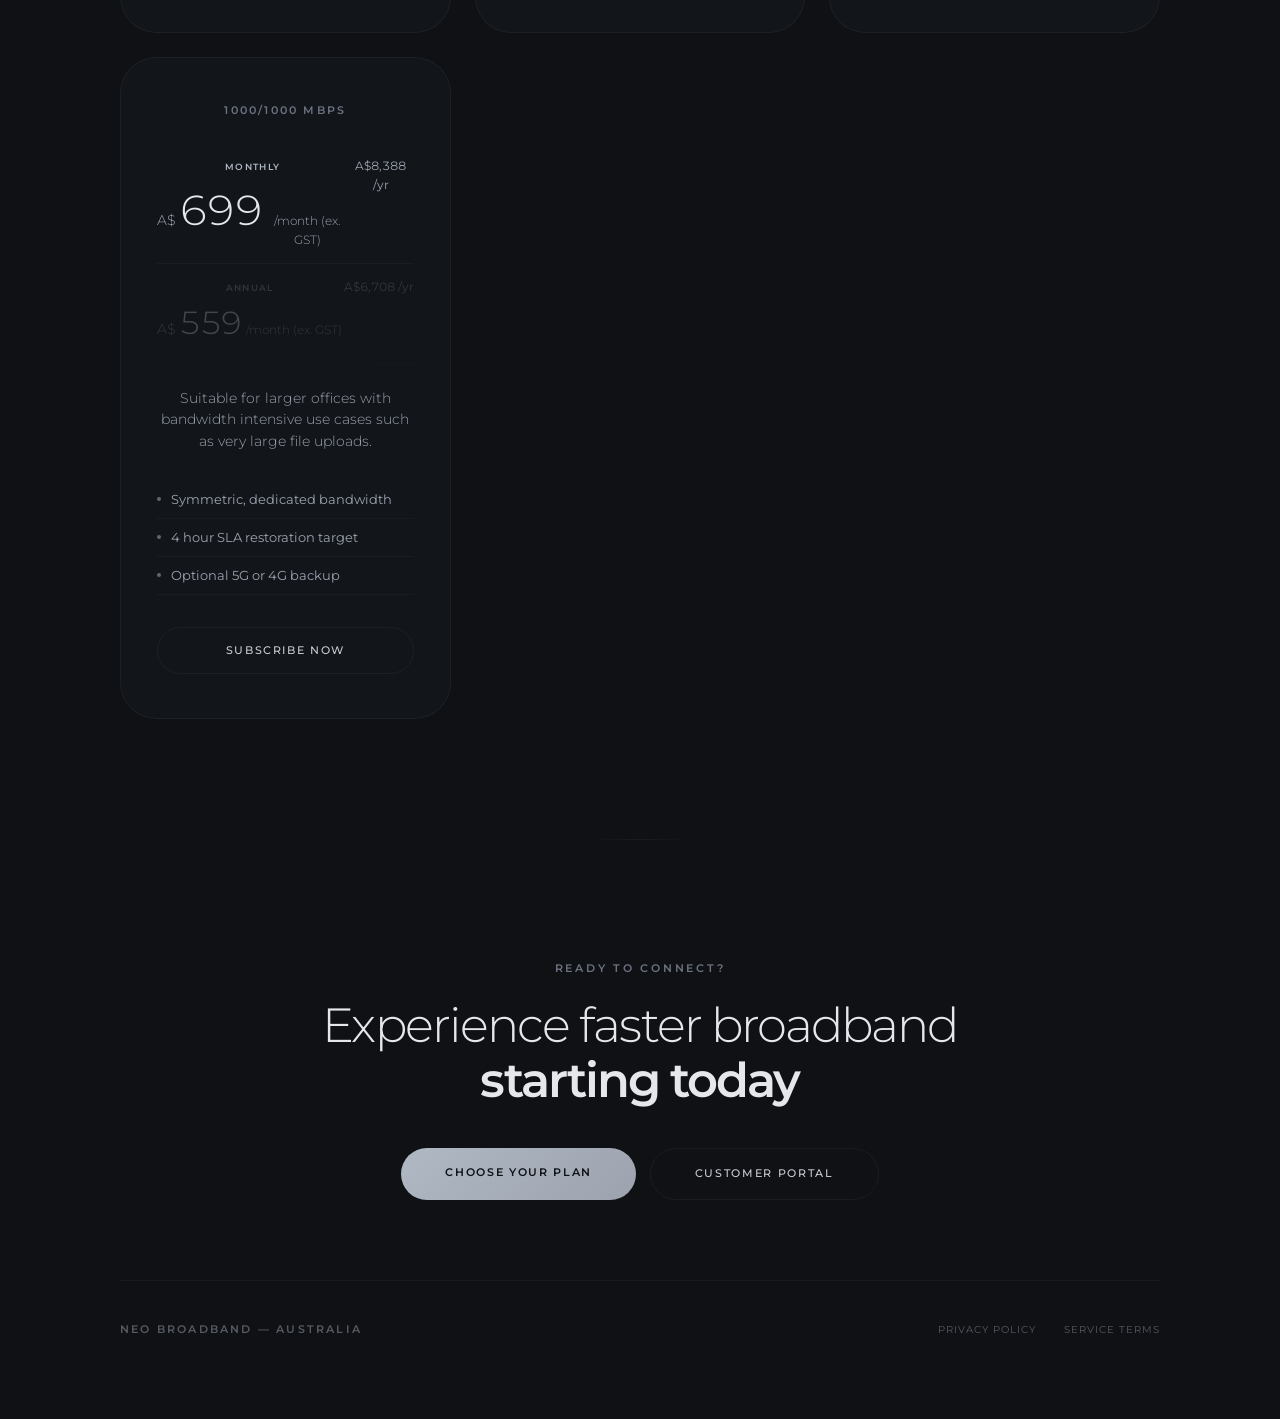
<file: index6.html>
<!DOCTYPE html>
<html lang="en">
<head>
<meta charset="UTF-8">
<meta name="viewport" content="width=device-width, initial-scale=1.0">
<title>Neo Broadband — Broadband Plans</title>
<link rel="preconnect" href="https://fonts.googleapis.com">
<link href="https://fonts.googleapis.com/css2?family=Montserrat:wght@300;400;500;600;700&display=swap" rel="stylesheet">
<link rel="stylesheet" href="templatemo-621-luminary-style.css">
<style>
  /* Responsive grid adjustment for catalog layout */
  .pricing-grid-7, .pricing-grid-6, .pricing-grid-4 {
    display: grid;
    grid-template-columns: repeat(auto-fit, minmax(300px, 1fr));
    gap: 24px;
    margin-top: 30px;
  }
  
  /* Plan Category Section Styling */
  .plan-category {
    margin-top: 60px;
    padding-top: 40px;
    border-top: 1px solid var(--panel-border);
  }
  .plan-category:first-of-type {
    margin-top: 40px;
    border-top: none;
  }
  .category-title {
    font-size: 2rem;
    font-weight: 300;
    letter-spacing: -0.02em;
    color: var(--ivory);
    margin-bottom: 8px;
  }
  .category-desc {
    font-size: 1rem;
    font-weight: 300;
    color: var(--slate-light);
    margin-bottom: 30px;
  }
  .coming-soon-box {
    grid-column: 1 / -1;
    padding: 60px 20px;
    text-align: center;
    background: var(--panel-bg);
    border: 1px dashed rgba(176,184,196,0.2);
    border-radius: 28px;
    color: var(--slate-warm);
    font-size: 11px;
    letter-spacing: 0.15em;
    text-transform: uppercase;
  }
</style>
</head>
<body>

<svg class="grain" width="100%" height="100%">
  <filter id="n"><feTurbulence type="fractalNoise" baseFrequency="0.65" numOctaves="5" stitchTiles="stitch"/><feColorMatrix type="saturate" values="0"/></filter>
  <rect width="100%" height="100%" filter="url(#n)"/>
</svg>
<div class="atmosphere"></div>

<!-- Nav -->
<nav class="top-nav" id="topNav">
  <a href="#" class="nav-brand">Neo<span>Broadband</span></a>
  <ul class="nav-links">
    <li><a href="#services">Services</a></li>
    <li><a href="customer-portal.html">Customer Portal</a></li>
    <li><a href="admin-portal.html">Admin Portal</a></li>
    <li><a href="#pricing">Broadband Plans</a></li>
    <li><a href="#about">About Us</a></li>
    <li><a href="#contact">Contact Us</a></li>
    <li><a href="#faq">FAQ</a></li>
  </ul>
  <button class="nav-toggle" id="navToggle" aria-label="Toggle menu" aria-expanded="false">
    <span class="toggle-bar"></span><span class="toggle-bar"></span>
  </button>
</nav>

<!-- Mobile Menu -->
<div class="mobile-menu" id="mobileMenu">
  <div class="mobile-menu-inner">
    <div class="mobile-menu-links">
      <a href="#" class="mobile-menu-link" data-index="01">Home</a>
      <a href="#pricing" class="mobile-menu-link" data-index="02">Broadband Plans</a>
      <a href="customer-portal.html" class="mobile-menu-link" data-index="03">Customer Portal</a>
      <a href="admin-portal.html" class="mobile-menu-link" data-index="04">Admin Portal</a>
      <a href="#faq" class="mobile-menu-link" data-index="05">FAQ</a>
    </div>
    <div class="mobile-menu-footer">
      <a href="#">Privacy</a>
      <a href="#">Terms</a>
      <a href="#">Contact</a>
    </div>
  </div>
</div>

<main class="main">

  <!-- ═══ HERO ═══ -->
  <section class="hero" id="hero">
    <div class="hero-grid"></div>
    <div class="hero-badge">
      <div class="hero-badge-dot"></div>
      <span>Connecting Lives, Powering Futures</span>
    </div>
    <h1>High-Speed Australian Fiber &</h1><br><em><h2>Broadband Solutions</h2></em>
    <p class="hero-sub">
      Experience lightning-fast speeds, zero throttling, and reliable unlimited fiber connectivity across Australia for your home and business.
    </p>
    <div class="hero-ctas">
      <a href="#pricing" class="btn-primary">Explore Pricing Matrix</a>
      <a href="customer-portal.html" class="btn-secondary">Customer Portal</a>
    </div>
  </section>

  <div class="silk-divider reveal"></div>

  <!-- ═══ MASTER PRICING SECTION ═══ -->
  <section class="section section-center" id="pricing">
    <p class="section-tag reveal">Service Subscriptions</p>
    <h2 class="section-title reveal reveal-d1">Select the perfect connection for <strong>your needs</strong></h2>
    <p class="section-body reveal reveal-d2">All prices in Australian Dollars (AUD). Truly unlimited data across all residential tiers.</p>

    <!-- Global Toggle for all plans -->
    <div class="pricing-toggle reveal reveal-d3">
      <span class="pricing-toggle-label active" id="monthlyLabel">Monthly</span>
      <div class="toggle-switch" id="pricingToggle" role="switch" aria-checked="false" tabindex="0"></div>
      <span class="pricing-toggle-label" id="annualLabel">Annual</span>
      <span class="save-badge" id="saveBadge">Save 20%</span>
    </div>

    <!-- ── RESIDENTIAL PLANS ── -->
    <div class="plan-category reveal">
      <h3 class="category-title">Residential Plans</h3>
      <p class="category-desc">Optimized for households, ultra-HD streaming, gaming, and remote work.</p>
      
      <div class="pricing-grid-7">
        <!-- Plan 1: Basic -->
        <div class="pricing-card">
          <div class="pricing-tier">Basic</div>
          <div class="pricing-prices">
            <div class="price-option monthly active">
              <div>
                <div class="price-label">Monthly</div>
                <div class="price-option-left">
                  <span class="price-currency">A$</span>
                  <span class="price-amount">60</span>
                  <span class="price-period">/month</span>
                </div>
              </div>
              <div class="price-yearly">A$720 /yr</div>
            </div>
            <div class="price-option annual">
              <div>
                <div class="price-label">Annual</div>
                <div class="price-option-left">
                  <span class="price-currency">A$</span>
                  <span class="price-amount">48</span>
                  <span class="price-period">/month</span>
                </div>
              </div>
              <div class="price-yearly">A$576 /yr</div>
            </div>
          </div> 
          <p class="pricing-desc">25Mbps Download | 10Mbps Upload</p>
          <ul class="pricing-features">
            <li>Typical evening speed: 25/8 Mbps</li>
            <li>Great for 2 devices at the same time</li>
            <li>Light internet use (Light HD streaming)</li>
            <li>Unlimited Data</li>
          </ul>
          <a href="payment.html?plan=basic" class="btn-secondary">Subscribe Now</a>
        </div>

        <!-- Plan 2: Regular -->
        <div class="pricing-card">
          <div class="pricing-badge">Recommended</div>
          <div class="pricing-tier">Regular</div>
          <div class="pricing-prices">
            <div class="price-option monthly active">
              <div>
                <div class="price-label">Monthly</div>
                <div class="price-option-left">
                  <span class="price-currency">A$</span>
                  <span class="price-amount">85</span>
                  <span class="price-period">/month</span>
                </div>
              </div>
              <div class="price-yearly">A$1,020 /yr</div>
            </div>
            <div class="price-option annual">
              <div>
                <div class="price-label">Annual</div>
                <div class="price-option-left">
                  <span class="price-currency">A$</span>
                  <span class="price-amount">68</span>
                  <span class="price-period">/month</span>
                </div>
              </div>
              <div class="price-yearly">A$816 /yr</div>
            </div>
          </div> 
          <p class="pricing-desc">500Mbps Download | 50Mbps Upload</p>
          <ul class="pricing-features">
            <li>Typical evening speed: 500/42 Mbps</li>
            <li>Great for 6+ devices at the same time</li>
            <li>Heavy internet use (Streaming HD/4K, WFH, Online gaming)</li>
            <li>Unlimited Data</li>
          </ul>
          <a href="payment.html?plan=regular" class="btn-primary">Subscribe Now</a>
        </div>

        <!-- Plan 3: Ultra -->
        <div class="pricing-card">
          <div class="pricing-tier">Ultra</div>
          <div class="pricing-prices">
            <div class="price-option monthly active">
              <div>
                <div class="price-label">Monthly</div>
                <div class="price-option-left">
                  <span class="price-currency">A$</span>
                  <span class="price-amount">99</span>
                  <span class="price-period">/month</span>
                </div>
              </div>
              <div class="price-yearly">A$1,188 /yr</div>
            </div>
            <div class="price-option annual">
              <div>
                <div class="price-label">Annual</div>
                <div class="price-option-left">
                  <span class="price-currency">A$</span>
                  <span class="price-amount">79</span>
                  <span class="price-period">/month</span>
                </div>
              </div>
              <div class="price-yearly">A$948 /yr</div>
            </div>
          </div> 
          <p class="pricing-desc">1000Mbps Download | 100Mbps Upload</p>
          <ul class="pricing-features">
            <li>Typical evening speed: 880/84 Mbps</li>
            <li>Great for 6+ devices at the same time</li>
            <li>Heavy internet use (Streaming HD/4K, WFH, Online gaming)</li>
            <li>Unlimited Data</li>
          </ul>
          <a href="payment.html?plan=ultra" class="btn-secondary">Subscribe Now</a>
        </div>

        <!-- Plan 4: Pro -->
        <div class="pricing-card">
          <div class="pricing-tier">Pro</div>
          <div class="pricing-prices">
            <div class="price-option monthly active">
              <div>
                <div class="price-label">Monthly</div>
                <div class="price-option-left">
                  <span class="price-currency">A$</span>
                  <span class="price-amount">95</span>
                  <span class="price-period">/month</span>
                </div>
              </div>
              <div class="price-yearly">A$1,140 /yr</div>
            </div>
            <div class="price-option annual">
              <div>
                <div class="price-label">Annual</div>
                <div class="price-option-left">
                  <span class="price-currency">A$</span>
                  <span class="price-amount">76</span>
                  <span class="price-period">/month</span>
                </div>
              </div>
              <div class="price-yearly">A$912 /yr</div>
            </div>
          </div> 
          <p class="pricing-desc">250Mbps Download | 100Mbps Upload</p>
          <ul class="pricing-features">
            <li><strong>High Upload Speed</strong></li>
            <li>Typical evening speed: 250/84 Mbps</li>
            <li>Great for 4+ devices at the same time</li>
            <li>Heavy internet use (Streaming HD/4K, WFH, Online gaming)</li>
          </ul>
          <a href="payment.html?plan=pro" class="btn-secondary">Subscribe Now</a>
        </div>

        <!-- Plan 5: Pro + -->
        <div class="pricing-card">
          <div class="pricing-tier">Pro +</div>
          <div class="pricing-prices">
            <div class="price-option monthly active">
              <div>
                <div class="price-label">Monthly</div>
                <div class="price-option-left">
                  <span class="price-currency">A$</span>
                  <span class="price-amount">115</span>
                  <span class="price-period">/month</span>
                </div>
              </div>
              <div class="price-yearly">A$1,380 /yr</div>
            </div>
            <div class="price-option annual">
              <div>
                <div class="price-label">Annual</div>
                <div class="price-option-left">
                  <span class="price-currency">A$</span>
                  <span class="price-amount">92</span>
                  <span class="price-period">/month</span>
                </div>
              </div>
              <div class="price-yearly">A$1,104 /yr</div>
            </div>
          </div> 
          <p class="pricing-desc">500Mbps Download | 200Mbps Upload</p>
          <ul class="pricing-features">
            <li><strong>High Upload Speed</strong></li>
            <li>Typical evening speed: 500/170 Mbps</li>
            <li>Great for 6+ devices at the same time</li>
            <li>Heavy internet use (Streaming HD/4K, WFH, Online gaming)</li>
          </ul>
          <a href="payment.html?plan=pro-plus" class="btn-secondary">Subscribe Now</a>
        </div>

        <!-- Plan 6: Ultra + -->
        <div class="pricing-card">
          <div class="pricing-tier">Ultra +</div>
          <div class="pricing-prices">
            <div class="price-option monthly active">
              <div>
                <div class="price-label">Monthly</div>
                <div class="price-option-left">
                  <span class="price-currency">A$</span>
                  <span class="price-amount">135</span>
                  <span class="price-period">/month</span>
                </div>
              </div>
              <div class="price-yearly">A$1,620 /yr</div>
            </div>
            <div class="price-option annual">
              <div>
                <div class="price-label">Annual</div>
                <div class="price-option-left">
                  <span class="price-currency">A$</span>
                  <span class="price-amount">108</span>
                  <span class="price-period">/month</span>
                </div>
              </div>
              <div class="price-yearly">A$1,296 /yr</div>
            </div>
          </div> 
          <p class="pricing-desc">1000Mbps Download | 400Mbps Upload</p>
          <ul class="pricing-features">
            <li><strong>High Upload Speed</strong></li>
            <li>Typical evening speed: 880/336 Mbps</li>
            <li>Great for 6+ devices at the same time</li>
            <li>Heavy internet use (Streaming HD/4K, WFH, Online gaming)</li>
          </ul>
          <a href="payment.html?plan=ultra-plus" class="btn-secondary">Subscribe Now</a>
        </div>

        <!-- Plan 7: Thunderbolt -->
        <div class="pricing-card">
          <div class="pricing-tier">Thunderbolt</div>
          <div class="pricing-prices">
            <div class="price-option monthly active">
              <div>
                <div class="price-label">Monthly</div>
                <div class="price-option-left">
                  <span class="price-currency">A$</span>
                  <span class="price-amount">210</span>
                  <span class="price-period">/month</span>
                </div>
              </div>
              <div class="price-yearly">A$2,520 /yr</div>
            </div>
            <div class="price-option annual">
              <div>
                <div class="price-label">Annual</div>
                <div class="price-option-left">
                  <span class="price-currency">A$</span>
                  <span class="price-amount">168</span>
                  <span class="price-period">/month</span>
                </div>
              </div>
              <div class="price-yearly">A$2,016 /yr</div>
            </div>
          </div> 
          <p class="pricing-desc">2000Mbps Download | 500Mbps Upload</p>
          <ul class="pricing-features">
            <li><strong>High Upload Speed</strong></li>
            <li>Typical evening speed: 1700/425 Mbps</li>
            <li>Great for 6+ devices at the same time</li>
            <li>Heavy internet use (Streaming HD/4K, WFH, Online gaming)</li>
          </ul>
          <a href="payment.html?plan=thunderbolt" class="btn-secondary">Subscribe Now</a>
        </div>
      </div>
    </div>

    <!-- ── BUSINESS PLANS ── -->
    <div class="plan-category reveal">
      <h3 class="category-title">Business nbn® Internet Plans</h3>
      <p class="category-desc">High-reliability connectivity with priority routing, static IP addresses, and business-grade SLAs.</p>
      
      <div class="pricing-grid-6">
        
        <!-- Business Plan 1 -->
        <div class="pricing-card">
          <div class="pricing-tier">50/20 Mbps</div>
          <div class="pricing-prices">
            <div class="price-option monthly active">
              <div>
                <div class="price-label">Monthly</div>
                <div class="price-option-left">
                  <span class="price-currency">A$</span>
                  <span class="price-amount">89</span>
                  <span class="price-period">/month</span>
                </div>
              </div>
              <div class="price-yearly">A$1,068 /yr</div>
            </div>
            <div class="price-option annual">
              <div>
                <div class="price-label">Annual</div>
                <div class="price-option-left">
                  <span class="price-currency">A$</span>
                  <span class="price-amount">71</span>
                  <span class="price-period">/month</span>
                </div>
              </div>
              <div class="price-yearly">A$852 /yr</div>
            </div>
          </div> 
          <p class="pricing-desc">Typical Speed: 47 Mbps Down | 17 Mbps Up</p>
          <ul class="pricing-features">
            <li>Small businesses with 1-5 staff</li>
            <li>Static IP included</li>
            <li>Unlimited data</li>
            <li>No lock-in contract</li>
            <li>24/7 support</li>
          </ul>
          <a href="payment.html?plan=biz-50" class="btn-secondary">Subscribe Now</a>
        </div>

        <!-- Business Plan 2 -->
        <div class="pricing-card">
          <div class="pricing-tier">100/40 Mbps</div>
          <div class="pricing-prices">
            <div class="price-option monthly active">
              <div>
                <div class="price-label">Monthly</div>
                <div class="price-option-left">
                  <span class="price-currency">A$</span>
                  <span class="price-amount">95</span>
                  <span class="price-period">/month</span>
                </div>
              </div>
              <div class="price-yearly">A$1,140 /yr</div>
            </div>
            <div class="price-option annual">
              <div>
                <div class="price-label">Annual</div>
                <div class="price-option-left">
                  <span class="price-currency">A$</span>
                  <span class="price-amount">76</span>
                  <span class="price-period">/month</span>
                </div>
              </div>
              <div class="price-yearly">A$912 /yr</div>
            </div>
          </div> 
          <p class="pricing-desc">Typical Speed: 90 Mbps Down | 34 Mbps Up</p>
          <ul class="pricing-features">
            <li>Small offices with 5-10 employees</li>
            <li>Static IP included</li>
            <li>Unlimited data</li>
            <li>No lock-in contract</li>
            <li>24/7 support</li>
          </ul>
          <a href="payment.html?plan=biz-100" class="btn-secondary">Subscribe Now</a>
        </div>

        <!-- Business Plan 3 -->
        <div class="pricing-card">
          <div class="pricing-tier">250/100 Mbps</div>
          <div class="pricing-prices">
            <div class="price-option monthly active">
              <div>
                <div class="price-label">Monthly</div>
                <div class="price-option-left">
                  <span class="price-currency">A$</span>
                  <span class="price-amount">95</span>
                  <span class="price-period">/month</span>
                </div>
              </div>
              <div class="price-yearly">A$1,140 /yr</div>
            </div>
            <div class="price-option annual">
              <div>
                <div class="price-label">Annual</div>
                <div class="price-option-left">
                  <span class="price-currency">A$</span>
                  <span class="price-amount">76</span>
                  <span class="price-period">/month</span>
                </div>
              </div>
              <div class="price-yearly">A$912 /yr</div>
            </div>
          </div> 
          <p class="pricing-desc">Typical Speed: 232 Mbps Down | 85 Mbps Up</p>
          <ul class="pricing-features">
            <li>Small to medium offices (<20 staff)</li>
            <li>Static IP included</li>
            <li>Unlimited data</li>
            <li>No lock-in contract</li>
            <li>24/7 support</li>
          </ul>
          <a href="payment.html?plan=biz-250" class="btn-secondary">Subscribe Now</a>
        </div>

        <!-- Business Plan 4 -->
        <div class="pricing-card">
          <div class="pricing-badge">Recommended</div>
          <div class="pricing-tier">500/50 Mbps</div>
          <div class="pricing-prices">
            <div class="price-option monthly active">
              <div>
                <div class="price-label">Monthly</div>
                <div class="price-option-left">
                  <span class="price-currency">A$</span>
                  <span class="price-amount">90</span>
                  <span class="price-period">/month</span>
                </div>
              </div>
              <div class="price-yearly">A$1,080 /yr</div>
            </div>
            <div class="price-option annual">
              <div>
                <div class="price-label">Annual</div>
                <div class="price-option-left">
                  <span class="price-currency">A$</span>
                  <span class="price-amount">72</span>
                  <span class="price-period">/month</span>
                </div>
              </div>
              <div class="price-yearly">A$864 /yr</div>
            </div>
          </div> 
          <p class="pricing-desc">Typical Speed: 425 Mbps Down | 42 Mbps Up</p>
          <ul class="pricing-features">
            <li>Medium offices with 20-35 staff</li>
            <li>Static IP included</li>
            <li>Unlimited data</li>
            <li>No lock-in contract</li>
            <li>24/7 support</li>
          </ul>
          <a href="payment.html?plan=biz-500-50" class="btn-primary">Subscribe Now</a>
        </div>

        <!-- Business Plan 5 -->
        <div class="pricing-card">
          <div class="pricing-tier">500/200 Mbps</div>
          <div class="pricing-prices">
            <div class="price-option monthly active">
              <div>
                <div class="price-label">Monthly</div>
                <div class="price-option-left">
                  <span class="price-currency">A$</span>
                  <span class="price-amount">115</span>
                  <span class="price-period">/month</span>
                </div>
              </div>
              <div class="price-yearly">A$1,380 /yr</div>
            </div>
            <div class="price-option annual">
              <div>
                <div class="price-label">Annual</div>
                <div class="price-option-left">
                  <span class="price-currency">A$</span>
                  <span class="price-amount">92</span>
                  <span class="price-period">/month</span>
                </div>
              </div>
              <div class="price-yearly">A$1,104 /yr</div>
            </div>
          </div> 
          <p class="pricing-desc">Typical Speed: 425 Mbps Down | 170 Mbps Up</p>
          <ul class="pricing-features">
            <li>Medium offices with 20-35 staff</li>
            <li>Static IP included</li>
            <li>Unlimited data</li>
            <li>No lock-in contract</li>
            <li>24/7 support</li>
          </ul>
          <a href="payment.html?plan=biz-500-200" class="btn-secondary">Subscribe Now</a>
        </div>

        <!-- Business Plan 6 -->
        <div class="pricing-card">
          <div class="pricing-tier">1000/400 Mbps</div>
          <div class="pricing-prices">
            <div class="price-option monthly active">
              <div>
                <div class="price-label">Monthly</div>
                <div class="price-option-left">
                  <span class="price-currency">A$</span>
                  <span class="price-amount">145</span>
                  <span class="price-period">/month</span>
                </div>
              </div>
              <div class="price-yearly">A$1,740 /yr</div>
            </div>
            <div class="price-option annual">
              <div>
                <div class="price-label">Annual</div>
                <div class="price-option-left">
                  <span class="price-currency">A$</span>
                  <span class="price-amount">116</span>
                  <span class="price-period">/month</span>
                </div>
              </div>
              <div class="price-yearly">A$1,392 /yr</div>
            </div>
          </div> 
          <p class="pricing-desc">Typical Speed: 894 Mbps Down | 340 Mbps Up</p>
          <ul class="pricing-features">
            <li>Larger offices up to 50 staff</li>
            <li>Static IP included</li>
            <li>Unlimited data</li>
            <li>No lock-in contract</li>
            <li>24/7 support</li>
          </ul>
          <a href="payment.html?plan=biz-1000" class="btn-secondary">Subscribe Now</a>
        </div>

      </div>
    </div>

    <!-- ── ENTERPRISE SOLUTIONS ── -->
    <div class="plan-category reveal">
      <h3 class="category-title">nbn® Enterprise Ethernet</h3>
      <p class="category-desc">Dedicated fiber links, multi-site SD-WAN architectures, and bespoke bandwidth provisioning.</p>
      
      <div class="pricing-grid-4">
        
        <!-- Enterprise Plan 1 -->
        <div class="pricing-card">
          <div class="pricing-tier">100/100 Mbps</div>
          <div class="pricing-prices">
            <div class="price-option monthly active">
              <div>
                <div class="price-label">Monthly</div>
                <div class="price-option-left">
                  <span class="price-currency">A$</span>
                  <span class="price-amount">399</span>
                  <span class="price-period">/month (ex. GST)</span>
                </div>
              </div>
              <div class="price-yearly">A$4,788 /yr</div>
            </div>
            <div class="price-option annual">
              <div>
                <div class="price-label">Annual</div>
                <div class="price-option-left">
                  <span class="price-currency">A$</span>
                  <span class="price-amount">319</span>
                  <span class="price-period">/month (ex. GST)</span>
                </div>
              </div>
              <div class="price-yearly">A$3,828 /yr</div>
            </div>
          </div> 
          <p class="pricing-desc">Suitable for small offices or businesses that require a dependable connection.</p>
          <ul class="pricing-features">
            <li>Symmetric, dedicated bandwidth</li>
            <li>12 hour SLA restoration target</li>
            <li>Optional 5G or 4G backup</li>
          </ul>
          <a href="payment.html?plan=ent-100" class="btn-secondary">Subscribe Now</a>
        </div>

        <!-- Enterprise Plan 2 -->
        <div class="pricing-card">
          <div class="pricing-tier">250/250 Mbps</div>
          <div class="pricing-prices">
            <div class="price-option monthly active">
              <div>
                <div class="price-label">Monthly</div>
                <div class="price-option-left">
                  <span class="price-currency">A$</span>
                  <span class="price-amount">399</span>
                  <span class="price-period">/month (ex. GST)</span>
                </div>
              </div>
              <div class="price-yearly">A$4,788 /yr</div>
            </div>
            <div class="price-option annual">
              <div>
                <div class="price-label">Annual</div>
                <div class="price-option-left">
                  <span class="price-currency">A$</span>
                  <span class="price-amount">319</span>
                  <span class="price-period">/month (ex. GST)</span>
                </div>
              </div>
              <div class="price-yearly">A$3,828 /yr</div>
            </div>
          </div> 
          <p class="pricing-desc">Suitable for smaller offices with requirements for cloud file sharing and video conferencing.</p>
          <ul class="pricing-features">
            <li>Symmetric, dedicated bandwidth</li>
            <li>12 hour SLA restoration target</li>
            <li>Optional 5G or 4G backup</li>
          </ul>
          <a href="payment.html?plan=ent-250" class="btn-secondary">Subscribe Now</a>
        </div>

        <!-- Enterprise Plan 3 -->
        <div class="pricing-card">
          <div class="pricing-tier">500/500 Mbps</div>
          <div class="pricing-prices">
            <div class="price-option monthly active">
              <div>
                <div class="price-label">Monthly</div>
                <div class="price-option-left">
                  <span class="price-currency">A$</span>
                  <span class="price-amount">469</span>
                  <span class="price-period">/month (ex. GST)</span>
                </div>
              </div>
              <div class="price-yearly">A$5,628 /yr</div>
            </div>
            <div class="price-option annual">
              <div>
                <div class="price-label">Annual</div>
                <div class="price-option-left">
                  <span class="price-currency">A$</span>
                  <span class="price-amount">375</span>
                  <span class="price-period">/month (ex. GST)</span>
                </div>
              </div>
              <div class="price-yearly">A$4,500 /yr</div>
            </div>
          </div> 
          <p class="pricing-desc">Suitable for medium offices with requirements for cloud file sharing and video conferencing.</p>
          <ul class="pricing-features">
            <li>Symmetric, dedicated bandwidth</li>
            <li>4 hour SLA restoration target</li>
            <li>Optional 5G or 4G backup</li>
          </ul>
          <a href="payment.html?plan=ent-500" class="btn-secondary">Subscribe Now</a>
        </div>

        <!-- Enterprise Plan 4 -->
        <div class="pricing-card">
          <div class="pricing-tier">1000/1000 Mbps</div>
          <div class="pricing-prices">
            <div class="price-option monthly active">
              <div>
                <div class="price-label">Monthly</div>
                <div class="price-option-left">
                  <span class="price-currency">A$</span>
                  <span class="price-amount">699</span>
                  <span class="price-period">/month (ex. GST)</span>
                </div>
              </div>
              <div class="price-yearly">A$8,388 /yr</div>
            </div>
            <div class="price-option annual">
              <div>
                <div class="price-label">Annual</div>
                <div class="price-option-left">
                  <span class="price-currency">A$</span>
                  <span class="price-amount">559</span>
                  <span class="price-period">/month (ex. GST)</span>
                </div>
              </div>
              <div class="price-yearly">A$6,708 /yr</div>
            </div>
          </div> 
          <p class="pricing-desc">Suitable for larger offices with bandwidth intensive use cases such as very large file uploads.</p>
          <ul class="pricing-features">
            <li>Symmetric, dedicated bandwidth</li>
            <li>4 hour SLA restoration target</li>
            <li>Optional 5G or 4G backup</li>
          </ul>
          <a href="payment.html?plan=ent-1000" class="btn-secondary">Subscribe Now</a>
        </div>

      </div>
    </div>

  </section>

  <div class="silk-divider reveal"></div>

  <!-- ═══ FOOTER CTA ═══ -->
  <section class="footer-cta" id="cta">
    <p class="section-tag reveal">Ready to Connect?</p>
    <h2 class="section-title reveal reveal-d1">Experience faster broadband<br><strong>starting today</strong></h2>
    <div class="footer-ctas reveal reveal-d3">
      <a href="#pricing" class="btn-primary">Choose Your Plan</a>
      <a href="customer-portal.html" class="btn-secondary">Customer Portal</a>
    </div>

    <div class="footer-bar reveal reveal-d4" style="margin-top: 80px;">
      <div class="footer-brand">Neo Broadband &mdash; Australia</div>
      <div class="footer-links">
        <a href="#">Privacy Policy</a>
        <a href="#">Service Terms</a>
      </div>
    </div>
  </section>

</main>

<script src="templatemo-621-luminary-script.js"></script>
</body>
</html>
</file>
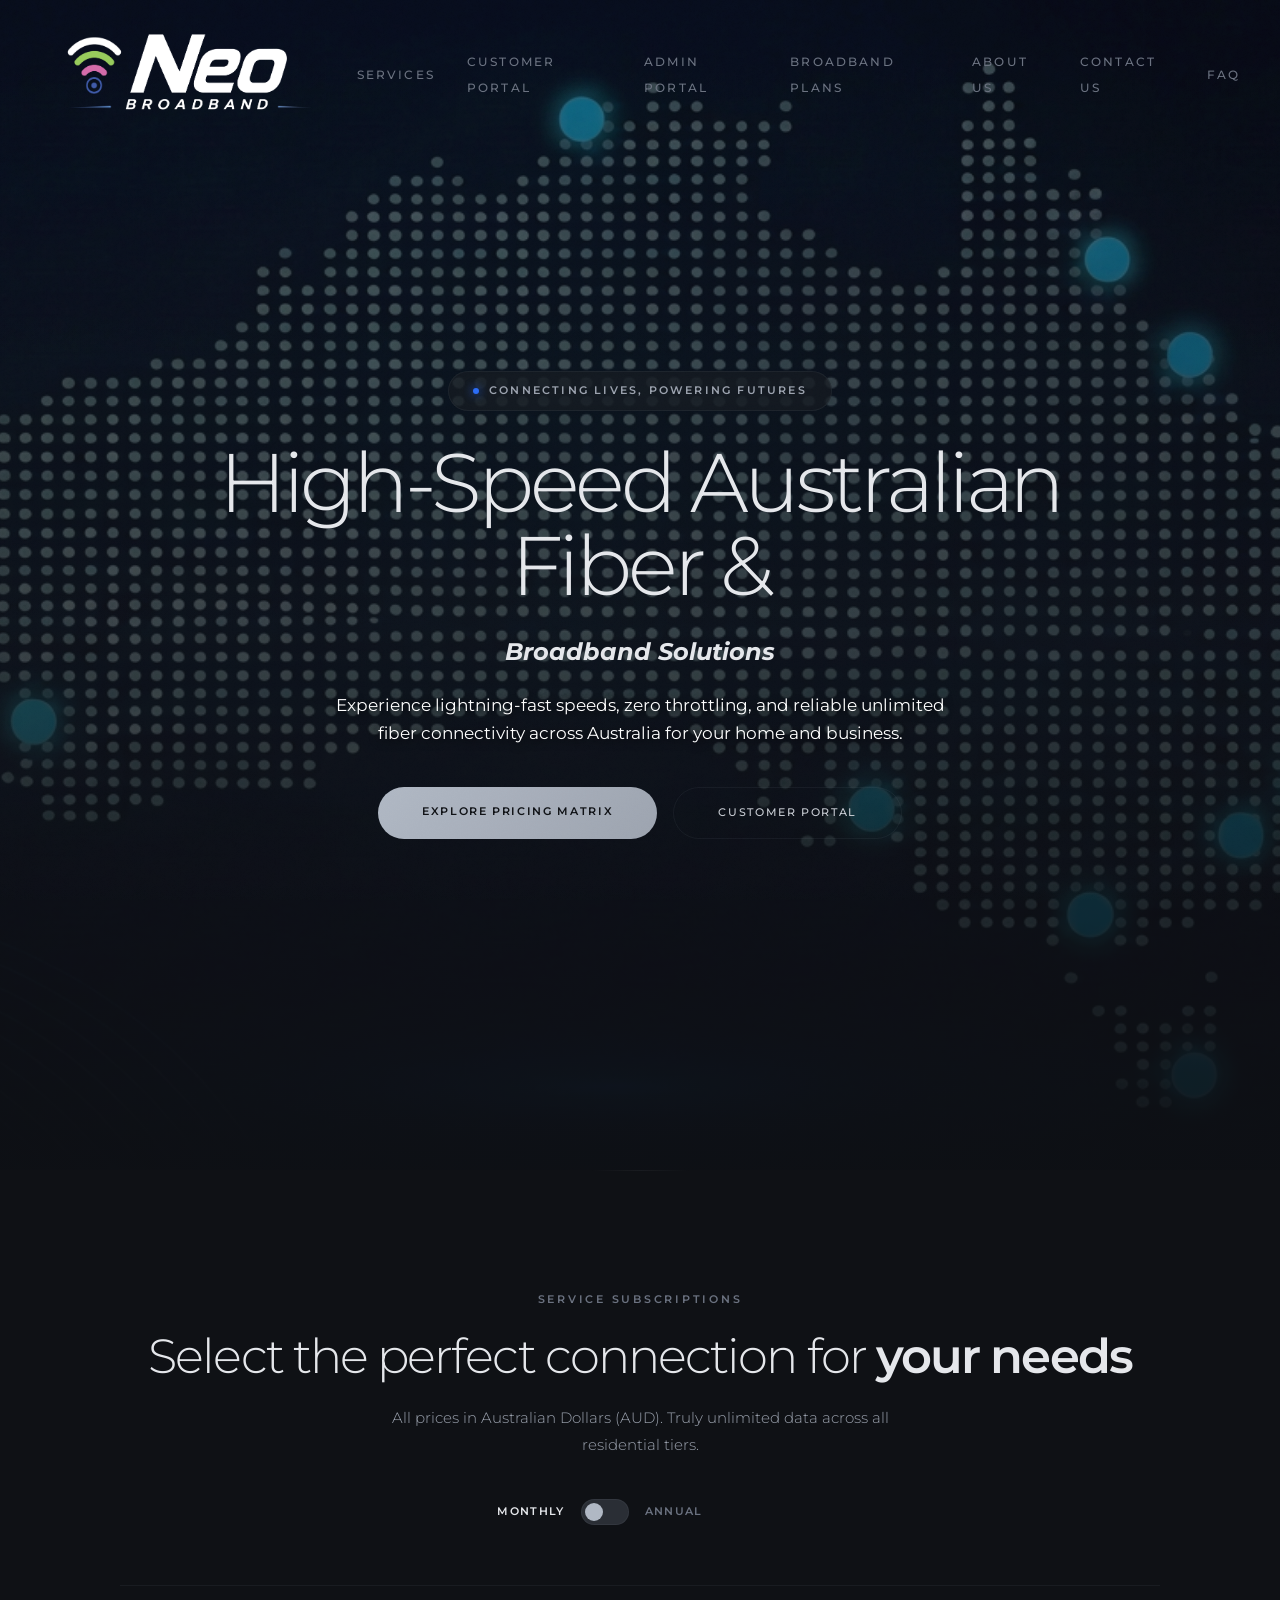
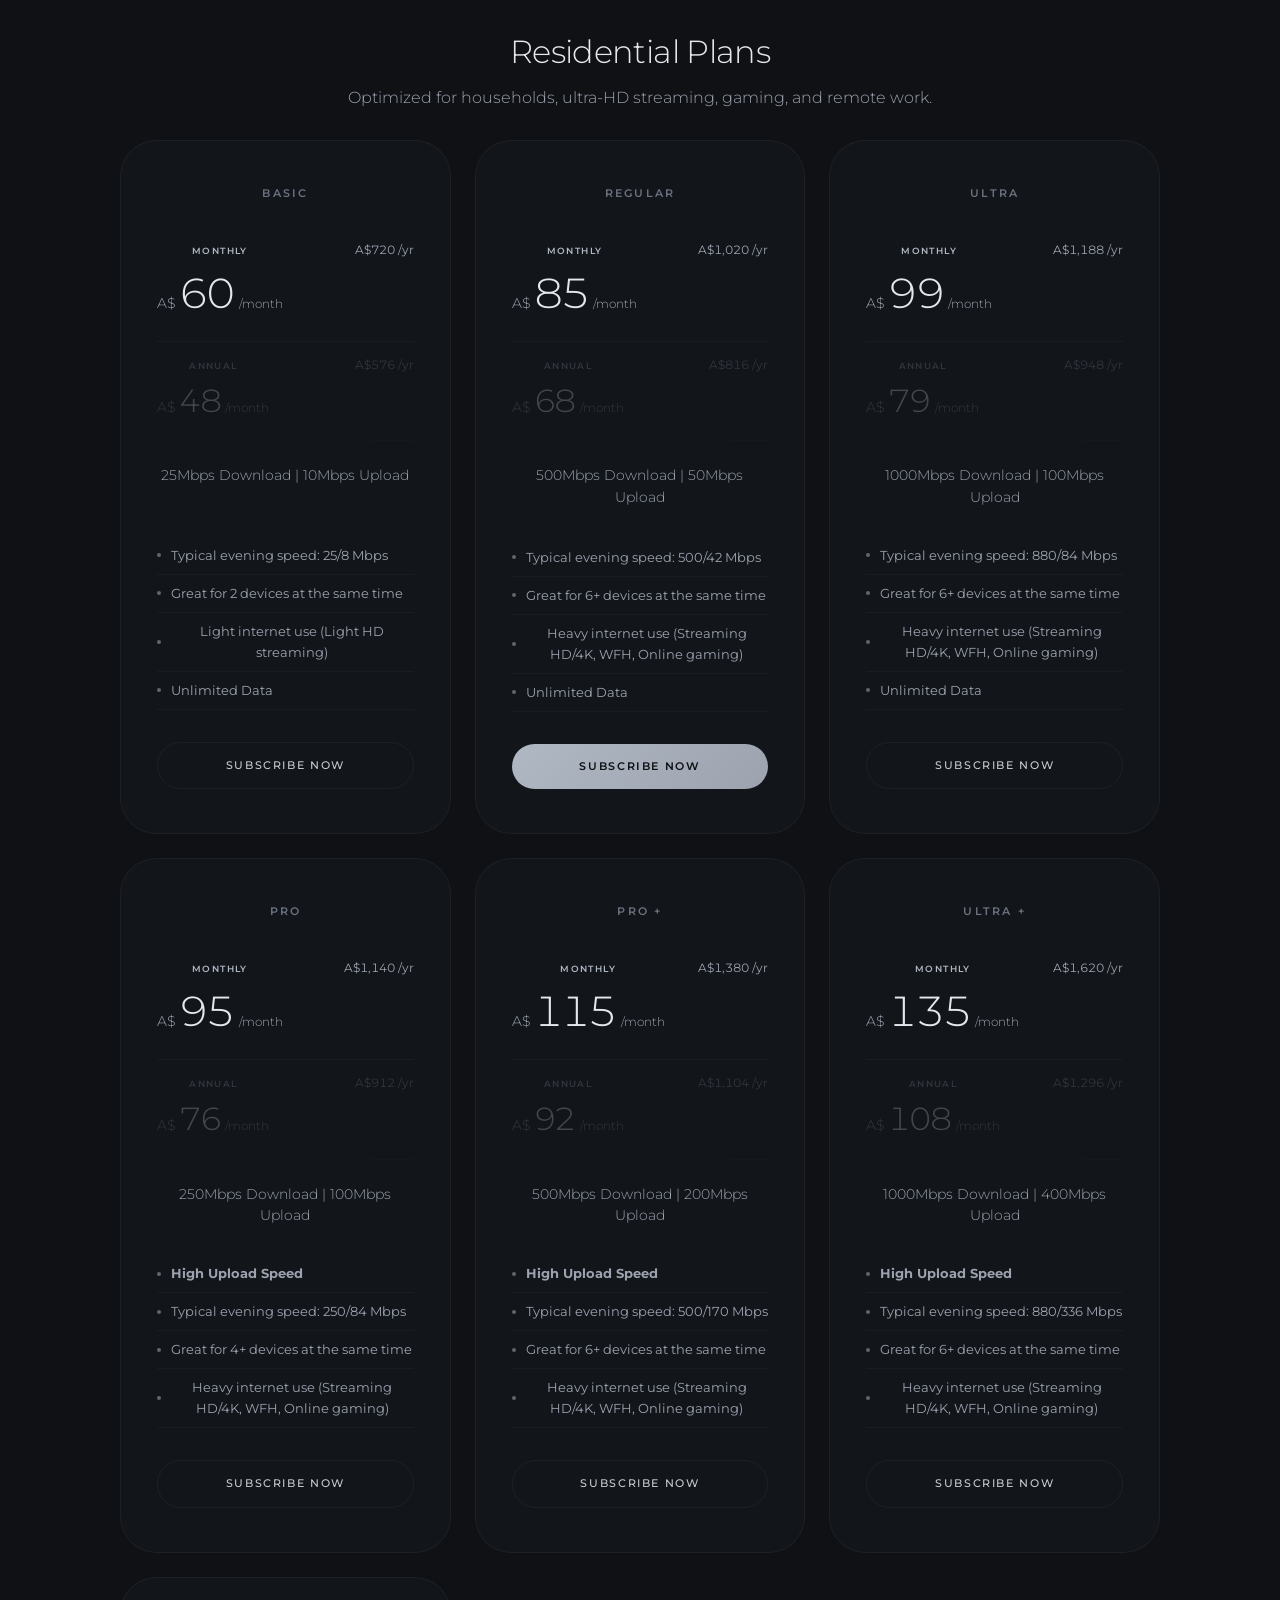
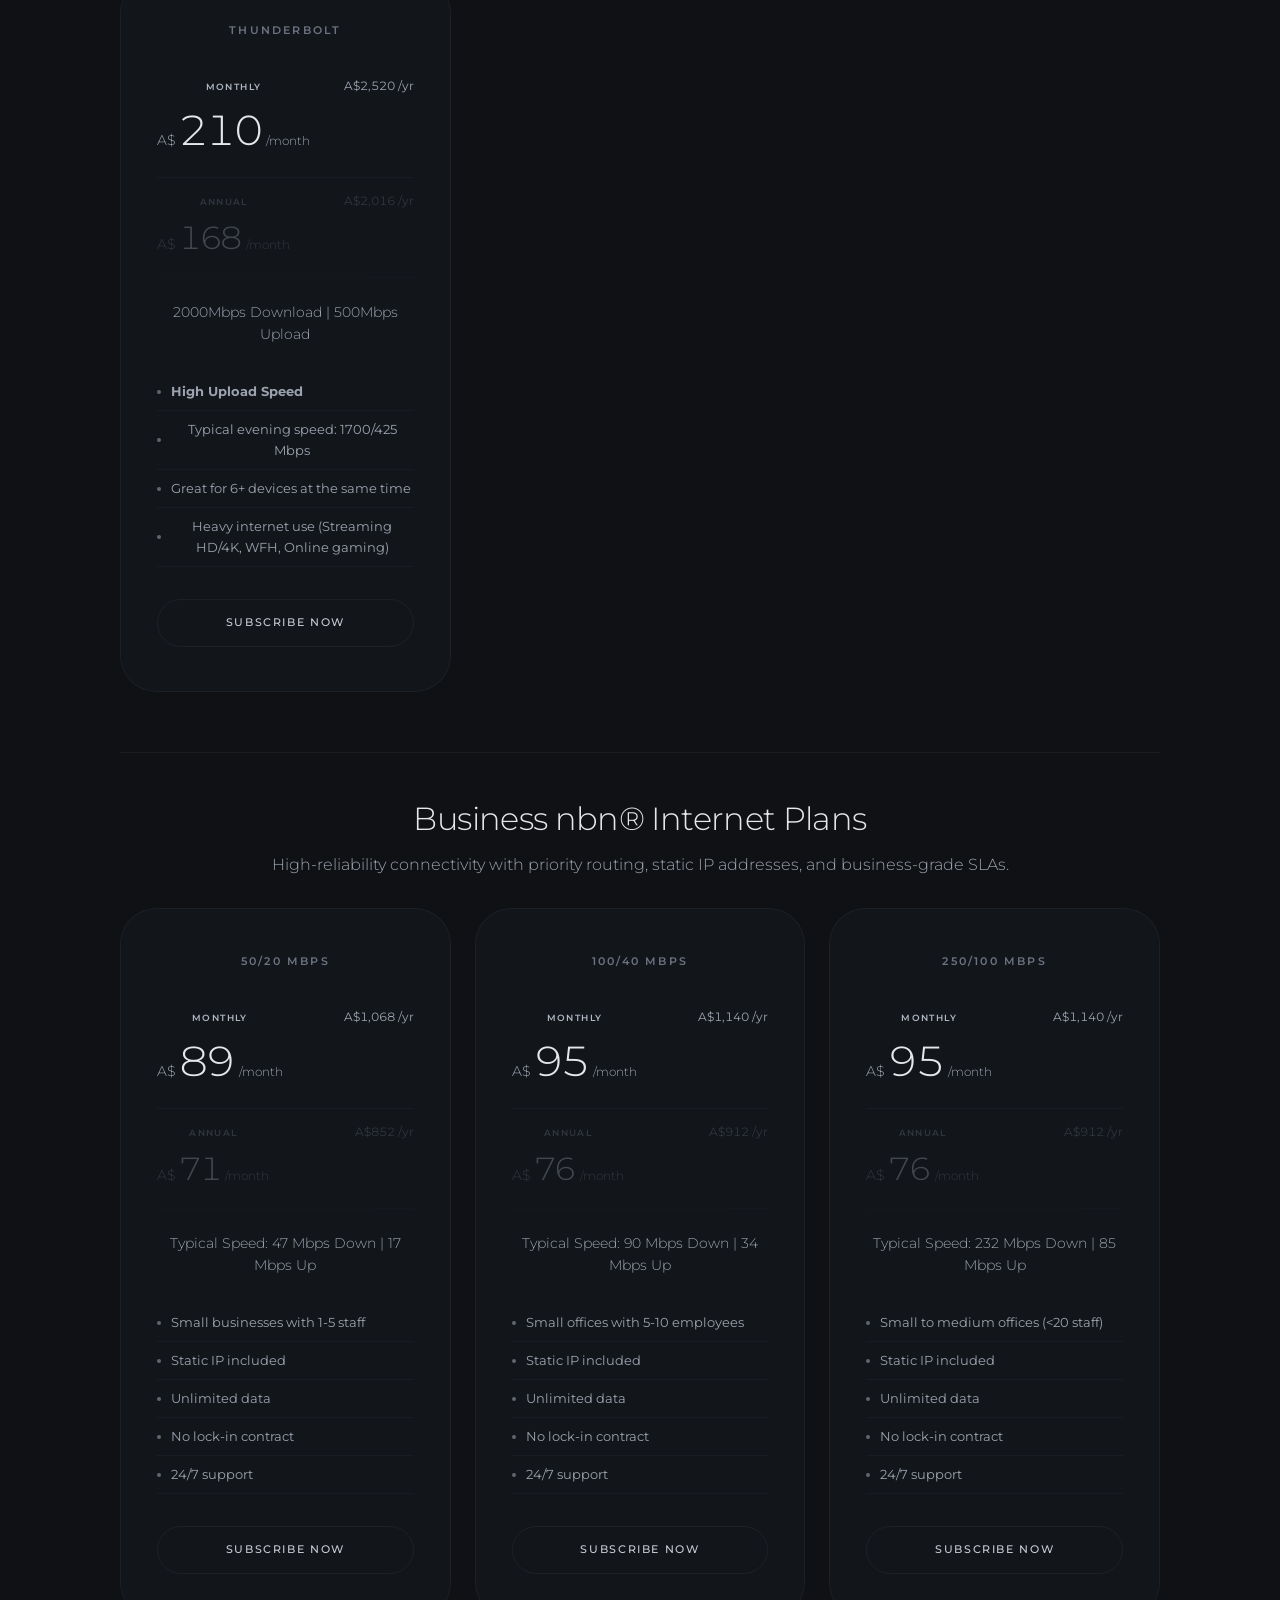
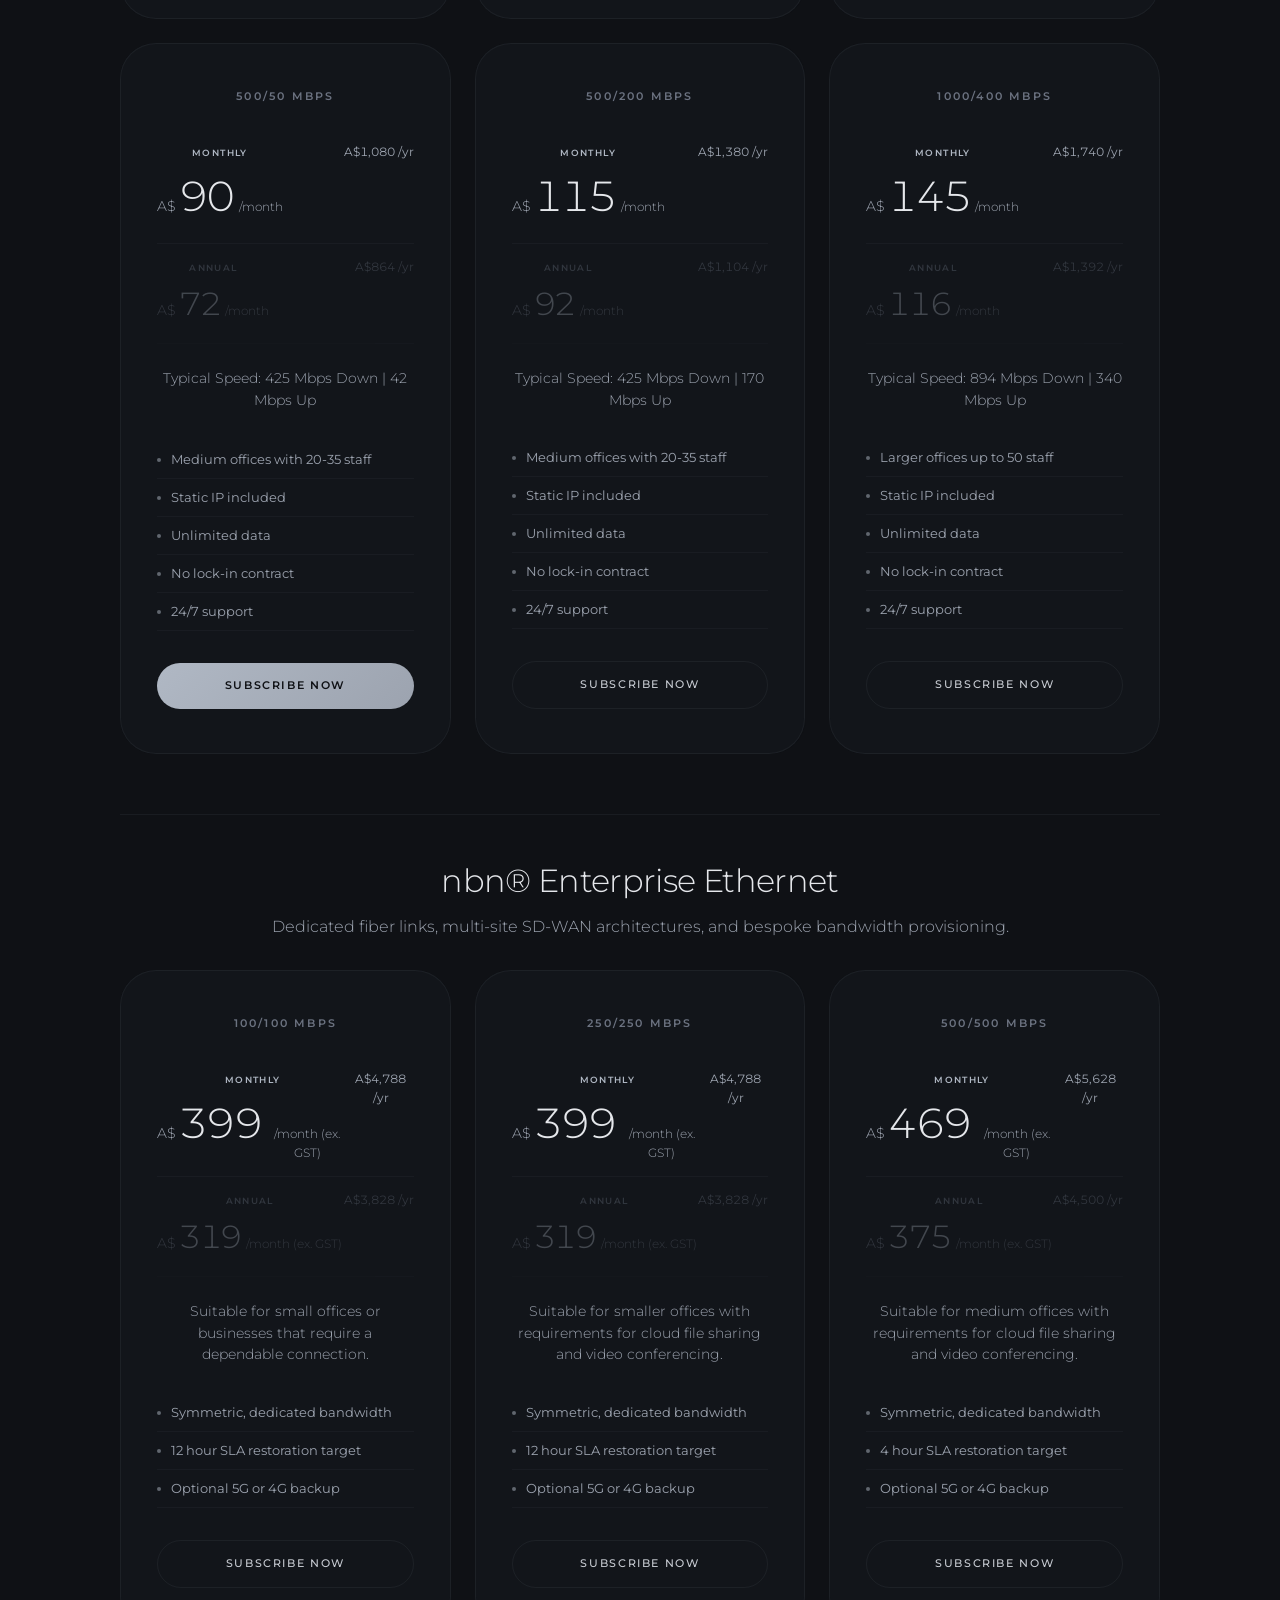
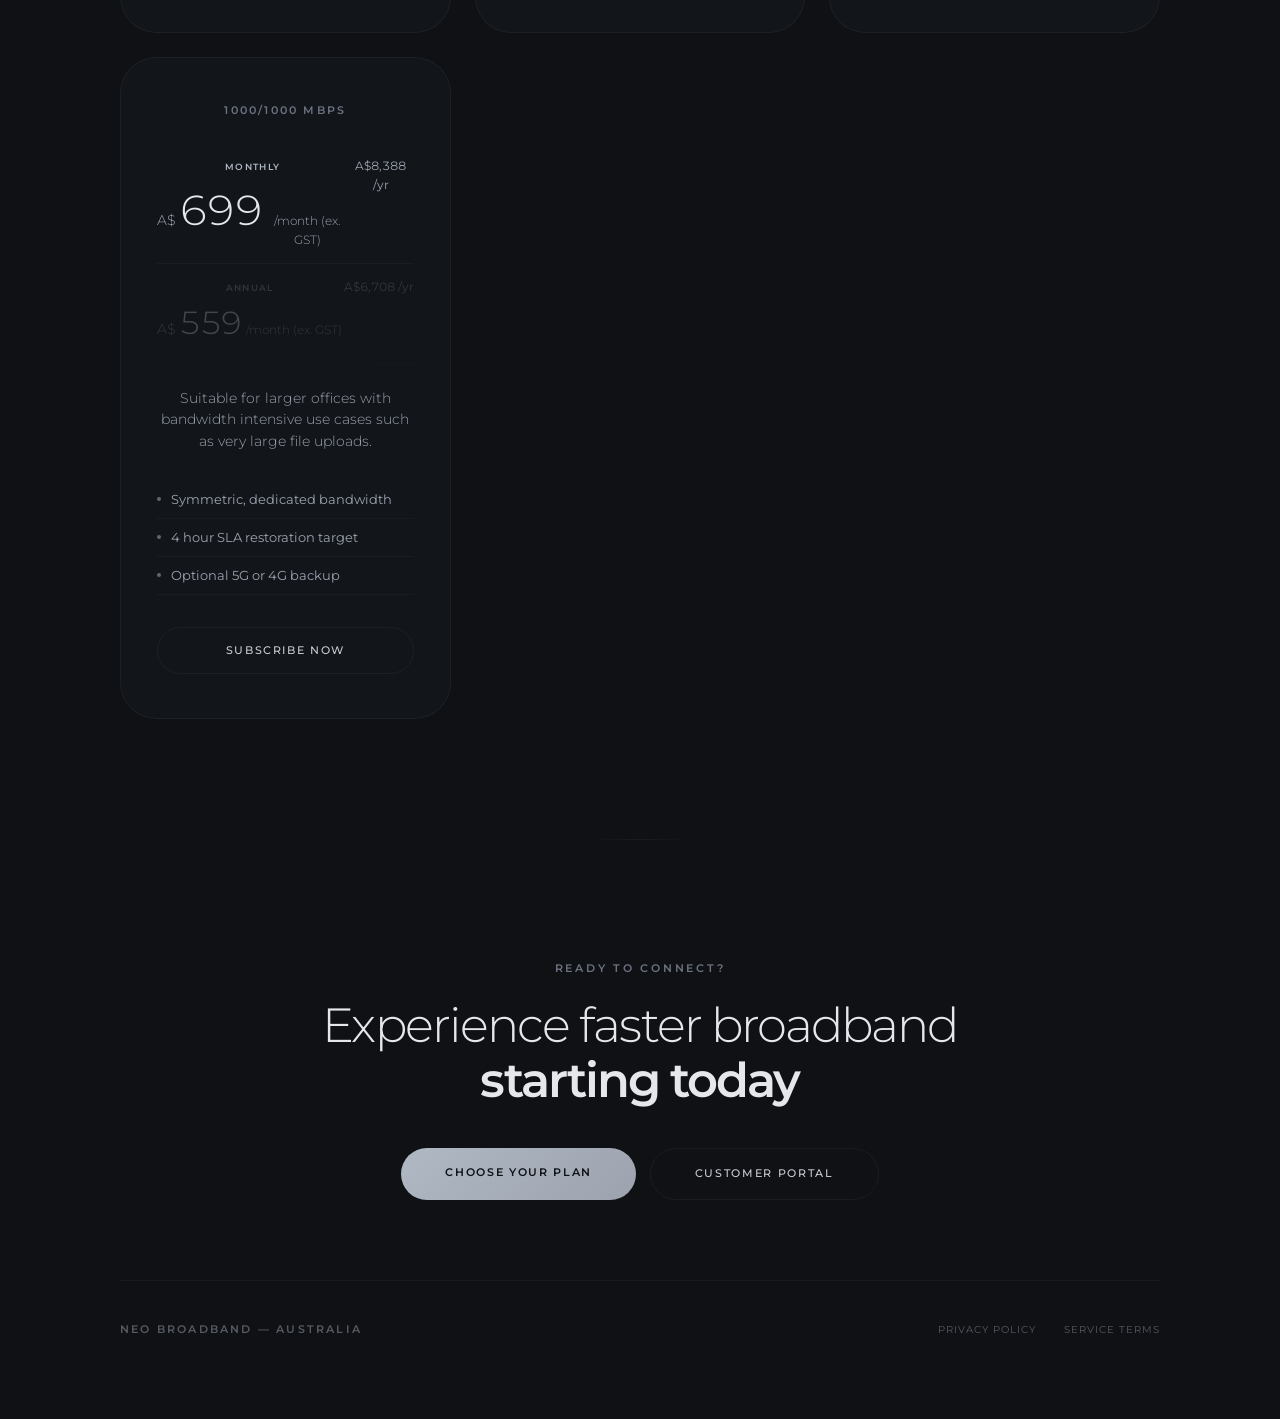
<file: index7.html>
<!DOCTYPE html>
<html lang="en">
<head>
<meta charset="UTF-8">
<meta name="viewport" content="width=device-width, initial-scale=1.0">
<title>Neo Broadband — Broadband Plans</title>
<link rel="preconnect" href="https://fonts.googleapis.com">
<link href="https://fonts.googleapis.com/css2?family=Montserrat:wght@300;400;500;600;700&display=swap" rel="stylesheet">
<link rel="stylesheet" href="templatemo-621-luminary-style.css">
<style>
  /* Navigation Logo Styling */
  .nav-brand {
    display: flex;
    align-items: center;
    text-decoration: none;
  }
  .nav-logo {
    max-height: 100px; /* Adjust this value to change the logo size */
    width: auto;
    object-fit: contain;
  }

  /* Responsive grid adjustment for catalog layout */
  .pricing-grid-7, .pricing-grid-6, .pricing-grid-4 {
    display: grid;
    grid-template-columns: repeat(auto-fit, minmax(300px, 1fr));
    gap: 24px;
    margin-top: 30px;
  }
  
  /* Plan Category Section Styling */
  .plan-category {
    margin-top: 60px;
    padding-top: 40px;
    border-top: 1px solid var(--panel-border);
  }
  .plan-category:first-of-type {
    margin-top: 40px;
    border-top: none;
  }
  .category-title {
    font-size: 2rem;
    font-weight: 300;
    letter-spacing: -0.02em;
    color: var(--ivory);
    margin-bottom: 8px;
  }
  .category-desc {
    font-size: 1rem;
    font-weight: 300;
    color: var(--slate-light);
    margin-bottom: 30px;
  }
  .coming-soon-box {
    grid-column: 1 / -1;
    padding: 60px 20px;
    text-align: center;
    background: var(--panel-bg);
    border: 1px dashed rgba(176,184,196,0.2);
    border-radius: 28px;
    color: var(--slate-warm);
    font-size: 11px;
    letter-spacing: 0.15em;
    text-transform: uppercase;
  }
</style>
</head>
<body>

<svg class="grain" width="100%" height="100%">
  <filter id="n"><feTurbulence type="fractalNoise" baseFrequency="0.65" numOctaves="5" stitchTiles="stitch"/><feColorMatrix type="saturate" values="0"/></filter>
  <rect width="100%" height="100%" filter="url(#n)"/>
</svg>
<div class="atmosphere"></div>

<!-- Nav -->
<nav class="top-nav" id="topNav">
  <a href="#" class="nav-brand">
    <img src="images/psd 1.png" alt="Neo Broadband Logo" class="nav-logo">
  </a>
  <ul class="nav-links">
    <li><a href="#services">Services</a></li>
    <li><a href="customer-portal.html">Customer Portal</a></li>
    <li><a href="admin-portal.html">Admin Portal</a></li>
    <li><a href="#pricing">Broadband Plans</a></li>
    <li><a href="#about">About Us</a></li>
    <li><a href="#contact">Contact Us</a></li>
    <li><a href="#faq">FAQ</a></li>
  </ul>
  <button class="nav-toggle" id="navToggle" aria-label="Toggle menu" aria-expanded="false">
    <span class="toggle-bar"></span><span class="toggle-bar"></span>
  </button>
</nav>

<!-- Mobile Menu -->
<div class="mobile-menu" id="mobileMenu">
  <div class="mobile-menu-inner">
    <div class="mobile-menu-links">
      <a href="#" class="mobile-menu-link" data-index="01">Home</a>
      <a href="#pricing" class="mobile-menu-link" data-index="02">Broadband Plans</a>
      <a href="customer-portal.html" class="mobile-menu-link" data-index="03">Customer Portal</a>
      <a href="admin-portal.html" class="mobile-menu-link" data-index="04">Admin Portal</a>
      <a href="#faq" class="mobile-menu-link" data-index="05">FAQ</a>
    </div>
    <div class="mobile-menu-footer">
      <a href="#">Privacy</a>
      <a href="#">Terms</a>
      <a href="#">Contact</a>
    </div>
  </div>
</div>

<main class="main">

  <!-- ═══ HERO ═══ -->
  <section class="hero" id="hero">
    <div class="hero-grid"></div>
    <div class="hero-badge">
      <div class="hero-badge-dot"></div>
      <span>Connecting Lives, Powering Futures</span>
    </div>
    <h1>High-Speed Australian Fiber &</h1><br><em><h2>Broadband Solutions</h2></em>
    <p class="hero-sub">
      Experience lightning-fast speeds, zero throttling, and reliable unlimited fiber connectivity across Australia for your home and business.
    </p>
    <div class="hero-ctas">
      <a href="#pricing" class="btn-primary">Explore Pricing Matrix</a>
      <a href="customer-portal.html" class="btn-secondary">Customer Portal</a>
    </div>
  </section>

  <div class="silk-divider reveal"></div>

  <!-- ═══ MASTER PRICING SECTION ═══ -->
  <section class="section section-center" id="pricing">
    <p class="section-tag reveal">Service Subscriptions</p>
    <h2 class="section-title reveal reveal-d1">Select the perfect connection for <strong>your needs</strong></h2>
    <p class="section-body reveal reveal-d2">All prices in Australian Dollars (AUD). Truly unlimited data across all residential tiers.</p>

    <!-- Global Toggle for all plans -->
    <div class="pricing-toggle reveal reveal-d3">
      <span class="pricing-toggle-label active" id="monthlyLabel">Monthly</span>
      <div class="toggle-switch" id="pricingToggle" role="switch" aria-checked="false" tabindex="0"></div>
      <span class="pricing-toggle-label" id="annualLabel">Annual</span>
      <span class="save-badge" id="saveBadge">Save 20%</span>
    </div>

    <!-- ── RESIDENTIAL PLANS ── -->
    <div class="plan-category reveal">
      <h3 class="category-title">Residential Plans</h3>
      <p class="category-desc">Optimized for households, ultra-HD streaming, gaming, and remote work.</p>
      
      <div class="pricing-grid-7">
        <!-- Plan 1: Basic -->
        <div class="pricing-card">
          <div class="pricing-tier">Basic</div>
          <div class="pricing-prices">
            <div class="price-option monthly active">
              <div>
                <div class="price-label">Monthly</div>
                <div class="price-option-left">
                  <span class="price-currency">A$</span>
                  <span class="price-amount">60</span>
                  <span class="price-period">/month</span>
                </div>
              </div>
              <div class="price-yearly">A$720 /yr</div>
            </div>
            <div class="price-option annual">
              <div>
                <div class="price-label">Annual</div>
                <div class="price-option-left">
                  <span class="price-currency">A$</span>
                  <span class="price-amount">48</span>
                  <span class="price-period">/month</span>
                </div>
              </div>
              <div class="price-yearly">A$576 /yr</div>
            </div>
          </div> 
          <p class="pricing-desc">25Mbps Download | 10Mbps Upload</p>
          <ul class="pricing-features">
            <li>Typical evening speed: 25/8 Mbps</li>
            <li>Great for 2 devices at the same time</li>
            <li>Light internet use (Light HD streaming)</li>
            <li>Unlimited Data</li>
          </ul>
          <a href="payment.html?plan=basic" class="btn-secondary">Subscribe Now</a>
        </div>

        <!-- Plan 2: Regular -->
        <div class="pricing-card">
          <div class="pricing-badge">Recommended</div>
          <div class="pricing-tier">Regular</div>
          <div class="pricing-prices">
            <div class="price-option monthly active">
              <div>
                <div class="price-label">Monthly</div>
                <div class="price-option-left">
                  <span class="price-currency">A$</span>
                  <span class="price-amount">85</span>
                  <span class="price-period">/month</span>
                </div>
              </div>
              <div class="price-yearly">A$1,020 /yr</div>
            </div>
            <div class="price-option annual">
              <div>
                <div class="price-label">Annual</div>
                <div class="price-option-left">
                  <span class="price-currency">A$</span>
                  <span class="price-amount">68</span>
                  <span class="price-period">/month</span>
                </div>
              </div>
              <div class="price-yearly">A$816 /yr</div>
            </div>
          </div> 
          <p class="pricing-desc">500Mbps Download | 50Mbps Upload</p>
          <ul class="pricing-features">
            <li>Typical evening speed: 500/42 Mbps</li>
            <li>Great for 6+ devices at the same time</li>
            <li>Heavy internet use (Streaming HD/4K, WFH, Online gaming)</li>
            <li>Unlimited Data</li>
          </ul>
          <a href="payment.html?plan=regular" class="btn-primary">Subscribe Now</a>
        </div>

        <!-- Plan 3: Ultra -->
        <div class="pricing-card">
          <div class="pricing-tier">Ultra</div>
          <div class="pricing-prices">
            <div class="price-option monthly active">
              <div>
                <div class="price-label">Monthly</div>
                <div class="price-option-left">
                  <span class="price-currency">A$</span>
                  <span class="price-amount">99</span>
                  <span class="price-period">/month</span>
                </div>
              </div>
              <div class="price-yearly">A$1,188 /yr</div>
            </div>
            <div class="price-option annual">
              <div>
                <div class="price-label">Annual</div>
                <div class="price-option-left">
                  <span class="price-currency">A$</span>
                  <span class="price-amount">79</span>
                  <span class="price-period">/month</span>
                </div>
              </div>
              <div class="price-yearly">A$948 /yr</div>
            </div>
          </div> 
          <p class="pricing-desc">1000Mbps Download | 100Mbps Upload</p>
          <ul class="pricing-features">
            <li>Typical evening speed: 880/84 Mbps</li>
            <li>Great for 6+ devices at the same time</li>
            <li>Heavy internet use (Streaming HD/4K, WFH, Online gaming)</li>
            <li>Unlimited Data</li>
          </ul>
          <a href="payment.html?plan=ultra" class="btn-secondary">Subscribe Now</a>
        </div>

        <!-- Plan 4: Pro -->
        <div class="pricing-card">
          <div class="pricing-tier">Pro</div>
          <div class="pricing-prices">
            <div class="price-option monthly active">
              <div>
                <div class="price-label">Monthly</div>
                <div class="price-option-left">
                  <span class="price-currency">A$</span>
                  <span class="price-amount">95</span>
                  <span class="price-period">/month</span>
                </div>
              </div>
              <div class="price-yearly">A$1,140 /yr</div>
            </div>
            <div class="price-option annual">
              <div>
                <div class="price-label">Annual</div>
                <div class="price-option-left">
                  <span class="price-currency">A$</span>
                  <span class="price-amount">76</span>
                  <span class="price-period">/month</span>
                </div>
              </div>
              <div class="price-yearly">A$912 /yr</div>
            </div>
          </div> 
          <p class="pricing-desc">250Mbps Download | 100Mbps Upload</p>
          <ul class="pricing-features">
            <li><strong>High Upload Speed</strong></li>
            <li>Typical evening speed: 250/84 Mbps</li>
            <li>Great for 4+ devices at the same time</li>
            <li>Heavy internet use (Streaming HD/4K, WFH, Online gaming)</li>
          </ul>
          <a href="payment.html?plan=pro" class="btn-secondary">Subscribe Now</a>
        </div>

        <!-- Plan 5: Pro + -->
        <div class="pricing-card">
          <div class="pricing-tier">Pro +</div>
          <div class="pricing-prices">
            <div class="price-option monthly active">
              <div>
                <div class="price-label">Monthly</div>
                <div class="price-option-left">
                  <span class="price-currency">A$</span>
                  <span class="price-amount">115</span>
                  <span class="price-period">/month</span>
                </div>
              </div>
              <div class="price-yearly">A$1,380 /yr</div>
            </div>
            <div class="price-option annual">
              <div>
                <div class="price-label">Annual</div>
                <div class="price-option-left">
                  <span class="price-currency">A$</span>
                  <span class="price-amount">92</span>
                  <span class="price-period">/month</span>
                </div>
              </div>
              <div class="price-yearly">A$1,104 /yr</div>
            </div>
          </div> 
          <p class="pricing-desc">500Mbps Download | 200Mbps Upload</p>
          <ul class="pricing-features">
            <li><strong>High Upload Speed</strong></li>
            <li>Typical evening speed: 500/170 Mbps</li>
            <li>Great for 6+ devices at the same time</li>
            <li>Heavy internet use (Streaming HD/4K, WFH, Online gaming)</li>
          </ul>
          <a href="payment.html?plan=pro-plus" class="btn-secondary">Subscribe Now</a>
        </div>

        <!-- Plan 6: Ultra + -->
        <div class="pricing-card">
          <div class="pricing-tier">Ultra +</div>
          <div class="pricing-prices">
            <div class="price-option monthly active">
              <div>
                <div class="price-label">Monthly</div>
                <div class="price-option-left">
                  <span class="price-currency">A$</span>
                  <span class="price-amount">135</span>
                  <span class="price-period">/month</span>
                </div>
              </div>
              <div class="price-yearly">A$1,620 /yr</div>
            </div>
            <div class="price-option annual">
              <div>
                <div class="price-label">Annual</div>
                <div class="price-option-left">
                  <span class="price-currency">A$</span>
                  <span class="price-amount">108</span>
                  <span class="price-period">/month</span>
                </div>
              </div>
              <div class="price-yearly">A$1,296 /yr</div>
            </div>
          </div> 
          <p class="pricing-desc">1000Mbps Download | 400Mbps Upload</p>
          <ul class="pricing-features">
            <li><strong>High Upload Speed</strong></li>
            <li>Typical evening speed: 880/336 Mbps</li>
            <li>Great for 6+ devices at the same time</li>
            <li>Heavy internet use (Streaming HD/4K, WFH, Online gaming)</li>
          </ul>
          <a href="payment.html?plan=ultra-plus" class="btn-secondary">Subscribe Now</a>
        </div>

        <!-- Plan 7: Thunderbolt -->
        <div class="pricing-card">
          <div class="pricing-tier">Thunderbolt</div>
          <div class="pricing-prices">
            <div class="price-option monthly active">
              <div>
                <div class="price-label">Monthly</div>
                <div class="price-option-left">
                  <span class="price-currency">A$</span>
                  <span class="price-amount">210</span>
                  <span class="price-period">/month</span>
                </div>
              </div>
              <div class="price-yearly">A$2,520 /yr</div>
            </div>
            <div class="price-option annual">
              <div>
                <div class="price-label">Annual</div>
                <div class="price-option-left">
                  <span class="price-currency">A$</span>
                  <span class="price-amount">168</span>
                  <span class="price-period">/month</span>
                </div>
              </div>
              <div class="price-yearly">A$2,016 /yr</div>
            </div>
          </div> 
          <p class="pricing-desc">2000Mbps Download | 500Mbps Upload</p>
          <ul class="pricing-features">
            <li><strong>High Upload Speed</strong></li>
            <li>Typical evening speed: 1700/425 Mbps</li>
            <li>Great for 6+ devices at the same time</li>
            <li>Heavy internet use (Streaming HD/4K, WFH, Online gaming)</li>
          </ul>
          <a href="payment.html?plan=thunderbolt" class="btn-secondary">Subscribe Now</a>
        </div>
      </div>
    </div>

    <!-- ── BUSINESS PLANS ── -->
    <div class="plan-category reveal">
      <h3 class="category-title">Business nbn® Internet Plans</h3>
      <p class="category-desc">High-reliability connectivity with priority routing, static IP addresses, and business-grade SLAs.</p>
      
      <div class="pricing-grid-6">
        
        <!-- Business Plan 1 -->
        <div class="pricing-card">
          <div class="pricing-tier">50/20 Mbps</div>
          <div class="pricing-prices">
            <div class="price-option monthly active">
              <div>
                <div class="price-label">Monthly</div>
                <div class="price-option-left">
                  <span class="price-currency">A$</span>
                  <span class="price-amount">89</span>
                  <span class="price-period">/month</span>
                </div>
              </div>
              <div class="price-yearly">A$1,068 /yr</div>
            </div>
            <div class="price-option annual">
              <div>
                <div class="price-label">Annual</div>
                <div class="price-option-left">
                  <span class="price-currency">A$</span>
                  <span class="price-amount">71</span>
                  <span class="price-period">/month</span>
                </div>
              </div>
              <div class="price-yearly">A$852 /yr</div>
            </div>
          </div> 
          <p class="pricing-desc">Typical Speed: 47 Mbps Down | 17 Mbps Up</p>
          <ul class="pricing-features">
            <li>Small businesses with 1-5 staff</li>
            <li>Static IP included</li>
            <li>Unlimited data</li>
            <li>No lock-in contract</li>
            <li>24/7 support</li>
          </ul>
          <a href="payment.html?plan=biz-50" class="btn-secondary">Subscribe Now</a>
        </div>

        <!-- Business Plan 2 -->
        <div class="pricing-card">
          <div class="pricing-tier">100/40 Mbps</div>
          <div class="pricing-prices">
            <div class="price-option monthly active">
              <div>
                <div class="price-label">Monthly</div>
                <div class="price-option-left">
                  <span class="price-currency">A$</span>
                  <span class="price-amount">95</span>
                  <span class="price-period">/month</span>
                </div>
              </div>
              <div class="price-yearly">A$1,140 /yr</div>
            </div>
            <div class="price-option annual">
              <div>
                <div class="price-label">Annual</div>
                <div class="price-option-left">
                  <span class="price-currency">A$</span>
                  <span class="price-amount">76</span>
                  <span class="price-period">/month</span>
                </div>
              </div>
              <div class="price-yearly">A$912 /yr</div>
            </div>
          </div> 
          <p class="pricing-desc">Typical Speed: 90 Mbps Down | 34 Mbps Up</p>
          <ul class="pricing-features">
            <li>Small offices with 5-10 employees</li>
            <li>Static IP included</li>
            <li>Unlimited data</li>
            <li>No lock-in contract</li>
            <li>24/7 support</li>
          </ul>
          <a href="payment.html?plan=biz-100" class="btn-secondary">Subscribe Now</a>
        </div>

        <!-- Business Plan 3 -->
        <div class="pricing-card">
          <div class="pricing-tier">250/100 Mbps</div>
          <div class="pricing-prices">
            <div class="price-option monthly active">
              <div>
                <div class="price-label">Monthly</div>
                <div class="price-option-left">
                  <span class="price-currency">A$</span>
                  <span class="price-amount">95</span>
                  <span class="price-period">/month</span>
                </div>
              </div>
              <div class="price-yearly">A$1,140 /yr</div>
            </div>
            <div class="price-option annual">
              <div>
                <div class="price-label">Annual</div>
                <div class="price-option-left">
                  <span class="price-currency">A$</span>
                  <span class="price-amount">76</span>
                  <span class="price-period">/month</span>
                </div>
              </div>
              <div class="price-yearly">A$912 /yr</div>
            </div>
          </div> 
          <p class="pricing-desc">Typical Speed: 232 Mbps Down | 85 Mbps Up</p>
          <ul class="pricing-features">
            <li>Small to medium offices (<20 staff)</li>
            <li>Static IP included</li>
            <li>Unlimited data</li>
            <li>No lock-in contract</li>
            <li>24/7 support</li>
          </ul>
          <a href="payment.html?plan=biz-250" class="btn-secondary">Subscribe Now</a>
        </div>

        <!-- Business Plan 4 -->
        <div class="pricing-card">
          <div class="pricing-badge">Recommended</div>
          <div class="pricing-tier">500/50 Mbps</div>
          <div class="pricing-prices">
            <div class="price-option monthly active">
              <div>
                <div class="price-label">Monthly</div>
                <div class="price-option-left">
                  <span class="price-currency">A$</span>
                  <span class="price-amount">90</span>
                  <span class="price-period">/month</span>
                </div>
              </div>
              <div class="price-yearly">A$1,080 /yr</div>
            </div>
            <div class="price-option annual">
              <div>
                <div class="price-label">Annual</div>
                <div class="price-option-left">
                  <span class="price-currency">A$</span>
                  <span class="price-amount">72</span>
                  <span class="price-period">/month</span>
                </div>
              </div>
              <div class="price-yearly">A$864 /yr</div>
            </div>
          </div> 
          <p class="pricing-desc">Typical Speed: 425 Mbps Down | 42 Mbps Up</p>
          <ul class="pricing-features">
            <li>Medium offices with 20-35 staff</li>
            <li>Static IP included</li>
            <li>Unlimited data</li>
            <li>No lock-in contract</li>
            <li>24/7 support</li>
          </ul>
          <a href="payment.html?plan=biz-500-50" class="btn-primary">Subscribe Now</a>
        </div>

        <!-- Business Plan 5 -->
        <div class="pricing-card">
          <div class="pricing-tier">500/200 Mbps</div>
          <div class="pricing-prices">
            <div class="price-option monthly active">
              <div>
                <div class="price-label">Monthly</div>
                <div class="price-option-left">
                  <span class="price-currency">A$</span>
                  <span class="price-amount">115</span>
                  <span class="price-period">/month</span>
                </div>
              </div>
              <div class="price-yearly">A$1,380 /yr</div>
            </div>
            <div class="price-option annual">
              <div>
                <div class="price-label">Annual</div>
                <div class="price-option-left">
                  <span class="price-currency">A$</span>
                  <span class="price-amount">92</span>
                  <span class="price-period">/month</span>
                </div>
              </div>
              <div class="price-yearly">A$1,104 /yr</div>
            </div>
          </div> 
          <p class="pricing-desc">Typical Speed: 425 Mbps Down | 170 Mbps Up</p>
          <ul class="pricing-features">
            <li>Medium offices with 20-35 staff</li>
            <li>Static IP included</li>
            <li>Unlimited data</li>
            <li>No lock-in contract</li>
            <li>24/7 support</li>
          </ul>
          <a href="payment.html?plan=biz-500-200" class="btn-secondary">Subscribe Now</a>
        </div>

        <!-- Business Plan 6 -->
        <div class="pricing-card">
          <div class="pricing-tier">1000/400 Mbps</div>
          <div class="pricing-prices">
            <div class="price-option monthly active">
              <div>
                <div class="price-label">Monthly</div>
                <div class="price-option-left">
                  <span class="price-currency">A$</span>
                  <span class="price-amount">145</span>
                  <span class="price-period">/month</span>
                </div>
              </div>
              <div class="price-yearly">A$1,740 /yr</div>
            </div>
            <div class="price-option annual">
              <div>
                <div class="price-label">Annual</div>
                <div class="price-option-left">
                  <span class="price-currency">A$</span>
                  <span class="price-amount">116</span>
                  <span class="price-period">/month</span>
                </div>
              </div>
              <div class="price-yearly">A$1,392 /yr</div>
            </div>
          </div> 
          <p class="pricing-desc">Typical Speed: 894 Mbps Down | 340 Mbps Up</p>
          <ul class="pricing-features">
            <li>Larger offices up to 50 staff</li>
            <li>Static IP included</li>
            <li>Unlimited data</li>
            <li>No lock-in contract</li>
            <li>24/7 support</li>
          </ul>
          <a href="payment.html?plan=biz-1000" class="btn-secondary">Subscribe Now</a>
        </div>

      </div>
    </div>

    <!-- ── ENTERPRISE SOLUTIONS ── -->
    <div class="plan-category reveal">
      <h3 class="category-title">nbn® Enterprise Ethernet</h3>
      <p class="category-desc">Dedicated fiber links, multi-site SD-WAN architectures, and bespoke bandwidth provisioning.</p>
      
      <div class="pricing-grid-4">
        
        <!-- Enterprise Plan 1 -->
        <div class="pricing-card">
          <div class="pricing-tier">100/100 Mbps</div>
          <div class="pricing-prices">
            <div class="price-option monthly active">
              <div>
                <div class="price-label">Monthly</div>
                <div class="price-option-left">
                  <span class="price-currency">A$</span>
                  <span class="price-amount">399</span>
                  <span class="price-period">/month (ex. GST)</span>
                </div>
              </div>
              <div class="price-yearly">A$4,788 /yr</div>
            </div>
            <div class="price-option annual">
              <div>
                <div class="price-label">Annual</div>
                <div class="price-option-left">
                  <span class="price-currency">A$</span>
                  <span class="price-amount">319</span>
                  <span class="price-period">/month (ex. GST)</span>
                </div>
              </div>
              <div class="price-yearly">A$3,828 /yr</div>
            </div>
          </div> 
          <p class="pricing-desc">Suitable for small offices or businesses that require a dependable connection.</p>
          <ul class="pricing-features">
            <li>Symmetric, dedicated bandwidth</li>
            <li>12 hour SLA restoration target</li>
            <li>Optional 5G or 4G backup</li>
          </ul>
          <a href="payment.html?plan=ent-100" class="btn-secondary">Subscribe Now</a>
        </div>

        <!-- Enterprise Plan 2 -->
        <div class="pricing-card">
          <div class="pricing-tier">250/250 Mbps</div>
          <div class="pricing-prices">
            <div class="price-option monthly active">
              <div>
                <div class="price-label">Monthly</div>
                <div class="price-option-left">
                  <span class="price-currency">A$</span>
                  <span class="price-amount">399</span>
                  <span class="price-period">/month (ex. GST)</span>
                </div>
              </div>
              <div class="price-yearly">A$4,788 /yr</div>
            </div>
            <div class="price-option annual">
              <div>
                <div class="price-label">Annual</div>
                <div class="price-option-left">
                  <span class="price-currency">A$</span>
                  <span class="price-amount">319</span>
                  <span class="price-period">/month (ex. GST)</span>
                </div>
              </div>
              <div class="price-yearly">A$3,828 /yr</div>
            </div>
          </div> 
          <p class="pricing-desc">Suitable for smaller offices with requirements for cloud file sharing and video conferencing.</p>
          <ul class="pricing-features">
            <li>Symmetric, dedicated bandwidth</li>
            <li>12 hour SLA restoration target</li>
            <li>Optional 5G or 4G backup</li>
          </ul>
          <a href="payment.html?plan=ent-250" class="btn-secondary">Subscribe Now</a>
        </div>

        <!-- Enterprise Plan 3 -->
        <div class="pricing-card">
          <div class="pricing-tier">500/500 Mbps</div>
          <div class="pricing-prices">
            <div class="price-option monthly active">
              <div>
                <div class="price-label">Monthly</div>
                <div class="price-option-left">
                  <span class="price-currency">A$</span>
                  <span class="price-amount">469</span>
                  <span class="price-period">/month (ex. GST)</span>
                </div>
              </div>
              <div class="price-yearly">A$5,628 /yr</div>
            </div>
            <div class="price-option annual">
              <div>
                <div class="price-label">Annual</div>
                <div class="price-option-left">
                  <span class="price-currency">A$</span>
                  <span class="price-amount">375</span>
                  <span class="price-period">/month (ex. GST)</span>
                </div>
              </div>
              <div class="price-yearly">A$4,500 /yr</div>
            </div>
          </div> 
          <p class="pricing-desc">Suitable for medium offices with requirements for cloud file sharing and video conferencing.</p>
          <ul class="pricing-features">
            <li>Symmetric, dedicated bandwidth</li>
            <li>4 hour SLA restoration target</li>
            <li>Optional 5G or 4G backup</li>
          </ul>
          <a href="payment.html?plan=ent-500" class="btn-secondary">Subscribe Now</a>
        </div>

        <!-- Enterprise Plan 4 -->
        <div class="pricing-card">
          <div class="pricing-tier">1000/1000 Mbps</div>
          <div class="pricing-prices">
            <div class="price-option monthly active">
              <div>
                <div class="price-label">Monthly</div>
                <div class="price-option-left">
                  <span class="price-currency">A$</span>
                  <span class="price-amount">699</span>
                  <span class="price-period">/month (ex. GST)</span>
                </div>
              </div>
              <div class="price-yearly">A$8,388 /yr</div>
            </div>
            <div class="price-option annual">
              <div>
                <div class="price-label">Annual</div>
                <div class="price-option-left">
                  <span class="price-currency">A$</span>
                  <span class="price-amount">559</span>
                  <span class="price-period">/month (ex. GST)</span>
                </div>
              </div>
              <div class="price-yearly">A$6,708 /yr</div>
            </div>
          </div> 
          <p class="pricing-desc">Suitable for larger offices with bandwidth intensive use cases such as very large file uploads.</p>
          <ul class="pricing-features">
            <li>Symmetric, dedicated bandwidth</li>
            <li>4 hour SLA restoration target</li>
            <li>Optional 5G or 4G backup</li>
          </ul>
          <a href="payment.html?plan=ent-1000" class="btn-secondary">Subscribe Now</a>
        </div>

      </div>
    </div>

  </section>

  <div class="silk-divider reveal"></div>

  <!-- ═══ FOOTER CTA ═══ -->
  <section class="footer-cta" id="cta">
    <p class="section-tag reveal">Ready to Connect?</p>
    <h2 class="section-title reveal reveal-d1">Experience faster broadband<br><strong>starting today</strong></h2>
    <div class="footer-ctas reveal reveal-d3">
      <a href="#pricing" class="btn-primary">Choose Your Plan</a>
      <a href="customer-portal.html" class="btn-secondary">Customer Portal</a>
    </div>

    <div class="footer-bar reveal reveal-d4" style="margin-top: 80px;">
      <div class="footer-brand">Neo Broadband &mdash; Australia</div>
      <div class="footer-links">
        <a href="#">Privacy Policy</a>
        <a href="#">Service Terms</a>
      </div>
    </div>
  </section>

</main>

<script src="templatemo-621-luminary-script.js"></script>
</body>
</html>
</file>
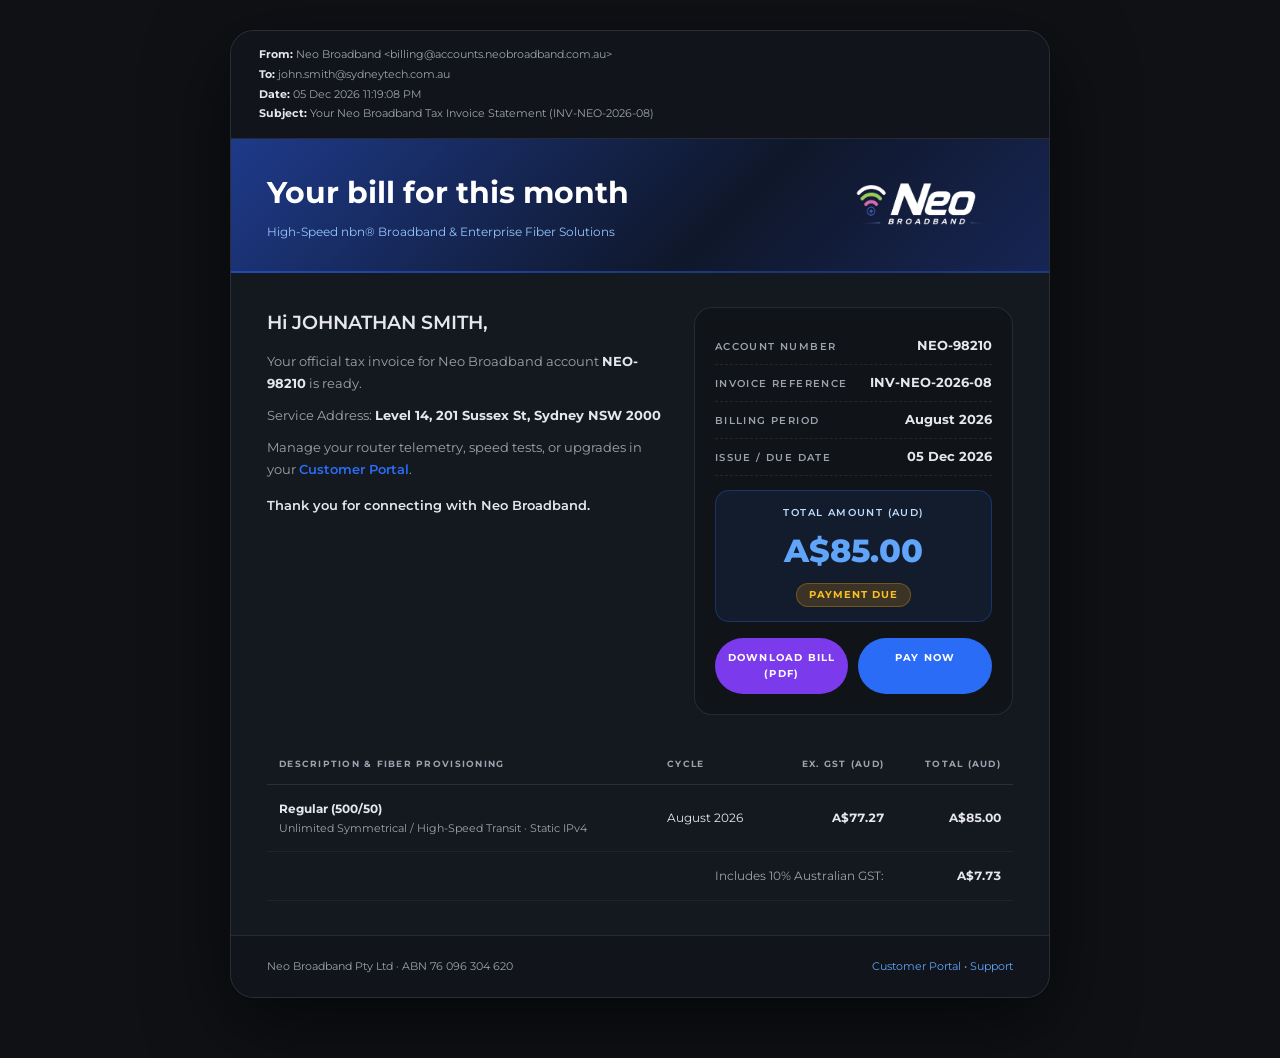
<file: invoice.html>
<!DOCTYPE html>
<html lang="en">
<head>
<meta charset="UTF-8">
<script>(function(){try{if(localStorage.getItem('nb-theme')==='light')document.documentElement.setAttribute('data-theme','light');}catch(e){}})();</script>
<meta name="viewport" content="width=device-width, initial-scale=1.0">
<title>Neo Broadband — Tax Invoice Statement</title>
<link rel="preconnect" href="https://fonts.googleapis.com">
<link href="https://fonts.googleapis.com/css2?family=Montserrat:wght@300;400;500;600;700;800&display=swap" rel="stylesheet">
<link rel="stylesheet" href="templatemo-621-luminary-style.css">
<link rel="icon" type="image/png" href="images/psd 1.png">
<style>
  :root {
    --base-deep: #0F1115;
    --panel-bg: rgba(22, 26, 32, 0.94);
    --panel-border: rgba(156, 163, 175, 0.16);
    --ivory: #E5E7EB;
    --slate-warm: #9CA3AF;
    --neo-blue: #2b6cf6;
  }
  * { box-sizing: border-box; margin: 0; padding: 0; }
  body {
    background: var(--base-deep);
    color: var(--ivory);
    font-family: 'Montserrat', sans-serif;
    min-height: 100vh;
    display: flex;
    flex-direction: column;
    align-items: center;
    padding: 30px 16px 60px;
  }
  .invoice-card {
    width: 100%;
    max-width: 820px;
    background: var(--panel-bg);
    border: 1px solid var(--panel-border);
    border-radius: 24px;
    overflow: hidden;
    box-shadow: 0 25px 80px rgba(0,0,0,0.6);
    position: relative;
    z-index: 10;
  }
  /* Email style top notification bar */
  .bill-email-meta {
    background: #11141a;
    padding: 14px 28px;
    font-size: 11px;
    color: var(--slate-warm);
    border-bottom: 1px solid var(--panel-border);
    line-height: 1.8;
  }
  .bill-email-meta strong { color: var(--ivory); }
  
  /* Brand Banner */
  .bill-banner {
    background: linear-gradient(135deg, #1e3a8a 0%, #0f172a 60%, #172554 100%);
    padding: 30px 36px;
    display: flex;
    justify-content: space-between;
    align-items: center;
    border-bottom: 2px solid rgba(43, 108, 246, 0.35);
  }
  .bill-banner-text h2 {
    font-size: clamp(1.4rem, 2.4vw, 1.9rem);
    font-weight: 700;
    color: #ffffff;
  }
  .bill-banner-text p {
    color: #93c5fd;
    font-size: 12px;
    margin-top: 4px;
  }
  .bill-logo {
    max-height: 54px;
    width: auto;
    object-fit: contain;
  }
  
  /* Bill Details */
  .bill-body { padding: 34px 36px; }
  .bill-grid {
    display: grid;
    grid-template-columns: 1.25fr 1fr;
    gap: 28px;
    margin-bottom: 30px;
  }
  .greeting-block h3 {
    font-size: 1.2rem;
    font-weight: 600;
    color: var(--ivory);
    margin-bottom: 12px;
  }
  .greeting-block p {
    font-size: 13px;
    color: var(--slate-warm);
    line-height: 1.7;
    margin-bottom: 10px;
  }
  .greeting-block a { color: var(--neo-blue); text-decoration: none; font-weight: 600; }

  .account-box {
    background: rgba(15, 17, 21, 0.65);
    border: 1px solid var(--panel-border);
    border-radius: 18px;
    padding: 20px;
  }
  .acc-row {
    display: flex;
    justify-content: space-between;
    align-items: baseline;
    padding: 8px 0;
    border-bottom: 1px dashed rgba(156, 163, 175, 0.14);
  }
  .acc-row:last-child { border: none; }
  .acc-label {
    font-size: 10px;
    text-transform: uppercase;
    letter-spacing: 0.14em;
    color: var(--slate-warm);
    font-weight: 600;
  }
  .acc-val {
    font-size: 12.5px;
    font-weight: 700;
    color: var(--ivory);
  }

  .total-due-card {
    margin-top: 14px;
    padding: 14px;
    background: rgba(43, 108, 246, 0.1);
    border: 1px solid rgba(43, 108, 246, 0.3);
    border-radius: 14px;
    text-align: center;
  }
  .total-due-val {
    font-size: 2rem;
    font-weight: 800;
    color: #60a5fa;
    margin: 4px 0;
  }
  .status-badge {
    display: inline-block;
    font-size: 10px;
    font-weight: 700;
    text-transform: uppercase;
    letter-spacing: 0.1em;
    padding: 3px 12px;
    border-radius: 100px;
  }
  .status-badge.paid { background: rgba(34, 197, 94, 0.18); color: #4ade80; border: 1px solid rgba(34, 197, 94, 0.3); }
  .status-badge.unpaid { background: rgba(245, 158, 11, 0.18); color: #fbbf24; border: 1px solid rgba(245, 158, 11, 0.3); }

  .bill-actions {
    display: flex;
    gap: 10px;
    margin-top: 16px;
  }
  .btn-download, .btn-pay {
    flex: 1;
    font-size: 10px;
    font-weight: 700;
    letter-spacing: 0.12em;
    text-transform: uppercase;
    padding: 12px 10px;
    border-radius: 100px;
    text-align: center;
    cursor: pointer;
    text-decoration: none;
    transition: 0.3s;
    border: none;
  }
  .btn-download { background: #7c3aed; color: #ffffff; }
  .btn-download:hover { background: #6d28d9; }
  .btn-pay { background: var(--neo-blue); color: #ffffff; }
  .btn-pay:hover { background: #1c52c7; }

  /* Table */
  .statement-table {
    width: 100%;
    border-collapse: collapse;
    margin-top: 20px;
    font-size: 12px;
  }
  .statement-table th {
    text-align: left;
    padding: 12px;
    font-size: 9px;
    text-transform: uppercase;
    letter-spacing: 0.14em;
    color: var(--slate-warm);
    border-bottom: 1px solid var(--panel-border);
  }
  .statement-table td {
    padding: 14px 12px;
    border-bottom: 1px solid rgba(156, 163, 175, 0.08);
    color: var(--ivory);
  }
  .statement-table td.amt { text-align: right; font-weight: 700; font-variant-numeric: tabular-nums; }

  .bill-footer {
    background: #11141a;
    padding: 22px 36px;
    border-top: 1px solid var(--panel-border);
    font-size: 11px;
    color: var(--slate-warm);
    display: flex;
    justify-content: space-between;
    align-items: center;
    flex-wrap: wrap;
    gap: 10px;
  }
  .bill-footer a { color: #60a5fa; text-decoration: none; }

  @media (max-width: 720px) {
    .bill-grid { grid-template-columns: 1fr; }
    .bill-body { padding: 22px 20px; }
    .bill-banner { padding: 20px; }
  }

  @media print {
    body { background: #ffffff !important; color: #000000 !important; padding: 0 !important; }
    .invoice-card { box-shadow: none !important; border: 1px solid #ccc !important; background: #fff !important; }
    .bill-actions, .bill-email-meta { display: none !important; }
    .greeting-block h3, .acc-val, .statement-table td { color: #000000 !important; }
    .total-due-val { color: #000000 !important; }
  }
</style>
</head>
<body>

<div class="invoice-card">
  <!-- Email Header Meta -->
  <div class="bill-email-meta">
    <div><strong>From:</strong> Neo Broadband &lt;billing@accounts.neobroadband.com.au&gt;</div>
    <div><strong>To:</strong> <span id="billEmailTo">subscriber@example.com.au</span></div>
    <div><strong>Date:</strong> <span id="billDateMeta">--</span></div>
    <div><strong>Subject:</strong> Your Neo Broadband Tax Invoice Statement (<span id="billSubjectInv">INV-0000</span>)</div>
  </div>

  <!-- Banner -->
  <div class="bill-banner">
    <div class="bill-banner-text">
      <h2>Your bill for this month</h2>
      <p>High-Speed nbn® Broadband & Enterprise Fiber Solutions</p>
    </div>
    <img src="images/psd 1.png" alt="Neo Broadband" class="bill-logo">
  </div>

  <!-- Body Content -->
  <div class="bill-body">
    <div class="bill-grid">
      <div class="greeting-block">
        <h3>Hi <span id="custFullName">SUBSCRIBER</span>,</h3>
        <p>Your official tax invoice for Neo Broadband account <strong id="custAccNoText" style="color:var(--ivory);">NEO-00000</strong> is ready.</p>
        <p>Service Address: <strong id="custAddressText" style="color:var(--ivory);">Sydney NSW 2000</strong></p>
        <p>Manage your router telemetry, speed tests, or upgrades in your <a href="customer-portal.html">Customer Portal</a>.</p>
        <p style="margin-top: 14px; font-weight: 600; color: var(--ivory);">Thank you for connecting with Neo Broadband.</p>
      </div>

      <div class="account-box">
        <div class="acc-row">
          <span class="acc-label">Account Number</span>
          <span class="acc-val" id="dispAccNo">NEO-98210</span>
        </div>
        <div class="acc-row">
          <span class="acc-label">Invoice Reference</span>
          <span class="acc-val" id="dispInvNo">INV-NEO-2026-08</span>
        </div>
        <div class="acc-row">
          <span class="acc-label">Billing Period</span>
          <span class="acc-val" id="dispPeriod">Current Billing Cycle</span>
        </div>
        <div class="acc-row">
          <span class="acc-label">Issue / Due Date</span>
          <span class="acc-val" id="dispDueDate">--</span>
        </div>

        <div class="total-due-card">
          <div class="acc-label" style="color:#bfdbfe;">Total Amount (AUD)</div>
          <div class="total-due-val" id="dispTotalDue">A$85.00</div>
          <div class="status-badge unpaid" id="dispStatusBadge">Payment Due</div>
        </div>

        <div class="bill-actions">
          <button class="btn-download" onclick="window.print()">Download Bill (PDF)</button>
          <a href="payment.html" class="btn-pay" id="btnPayNowLink">Pay Now</a>
        </div>
      </div>
    </div>

    <!-- Statement Table -->
    <table class="statement-table">
      <thead>
        <tr>
          <th>Description & Fiber Provisioning</th>
          <th>Cycle</th>
          <th style="text-align:right;">Ex. GST (AUD)</th>
          <th style="text-align:right;">Total (AUD)</th>
        </tr>
      </thead>
      <tbody>
        <tr>
          <td>
            <strong id="planNameDisplay">Regular Fiber Plan</strong><br>
            <span style="color:var(--slate-warm);font-size:11px;" id="planTechDesc">Unlimited Symmetrical / High-Speed Transit · Static IPv4</span>
          </td>
          <td id="billingCycleType">Monthly Billing</td>
          <td class="amt" id="subTotalExGst">A$77.27</td>
          <td class="amt" id="totalIncGst">A$85.00</td>
        </tr>
      </tbody>
      <tfoot>
        <tr>
          <td colspan="3" style="text-align:right; color:var(--slate-warm); padding-top:14px;">Includes 10% Australian GST:</td>
          <td class="amt" style="padding-top:14px;" id="taxGstAmt">A$7.73</td>
        </tr>
      </tfoot>
    </table>
  </div>

  <div class="bill-footer">
    <div>Neo Broadband Pty Ltd · ABN 76 096 304 620</div>
    <div><a href="customer-portal.html">Customer Portal</a> &bull; <a href="contact.html">Support</a></div>
  </div>
</div>

<script>
document.addEventListener('DOMContentLoaded', () => {
  const urlParams = new URLSearchParams(window.location.search);
  const requestedInv = urlParams.get('inv');
  let requestedCust = urlParams.get('cust');

  // Load subscribers database
  let store = {};
  try {
    store = JSON.parse(localStorage.getItem('neo_subscriber_db')) || {};
  } catch(e) {}

  // Fallback default store if empty
  if (Object.keys(store).length === 0) {
    store = {
      "NEO-98210": {
        name: "Johnathan Smith",
        email: "john.smith@sydneytech.com.au",
        address: "Level 14, 201 Sussex St, Sydney NSW 2000",
        planName: "Regular Plan",
        balance: "A$85.00",
        invoices: [
          { id: "INV-NEO-2026-08", cycle: "August 2026", plan: "Regular (500/50)", amount: "A$85.00", status: "Unpaid" },
          { id: "INV-NEO-2026-07", cycle: "July 2026", plan: "Regular (500/50)", amount: "A$85.00", status: "Paid" }
        ]
      }
    };
  }

  // 1. Locate customer and invoice
  let matchedUser = null;
  let matchedInvoice = null;
  let matchedUserId = null;

  if (requestedCust && store[requestedCust]) {
    matchedUserId = requestedCust;
    matchedUser = store[requestedCust];
    if (matchedUser.invoices) {
      matchedInvoice = matchedUser.invoices.find(i => i.id === requestedInv) || matchedUser.invoices[0];
    }
  } else if (requestedInv) {
    // Search across all users
    for (let uId in store) {
      const u = store[uId];
      if (u.invoices) {
        const inv = u.invoices.find(i => i.id === requestedInv);
        if (inv) {
          matchedUser = u;
          matchedInvoice = inv;
          matchedUserId = uId;
          break;
        }
      }
    }
  }

  // Fallback to active session if not found
  if (!matchedUser) {
    matchedUserId = sessionStorage.getItem('neo_active_user') || localStorage.getItem('neo_known_user') || Object.keys(store)[0] || 'NEO-98210';
    matchedUser = store[matchedUserId] || {
      name: "Valued Subscriber",
      email: "subscriber@neobroadband.com.au",
      address: "Sydney NSW 2000",
      planName: "Regular Plan",
      balance: "A$85.00",
      invoices: []
    };
    if (matchedUser.invoices && matchedUser.invoices.length > 0) {
      matchedInvoice = matchedUser.invoices[0];
    }
  }

  const invoiceId = matchedInvoice ? matchedInvoice.id : (requestedInv || `INV-${matchedUserId}-1001`);
  const invoiceCycle = matchedInvoice ? matchedInvoice.cycle : "Monthly Billing Cycle";
  const invoicePlan = matchedInvoice ? matchedInvoice.plan : (matchedUser.planName || "Regular Fiber Plan");
  const amountStr = matchedInvoice ? matchedInvoice.amount : (matchedUser.balance || "A$85.00");
  const isPaid = matchedInvoice ? (matchedInvoice.status === 'Paid') : (amountStr === "A$0.00" || amountStr === "$0.00");

  const numAmount = parseFloat(amountStr.replace(/[^0-9.]/g, '')) || 0;
  const exGst = (numAmount / 1.1).toFixed(2);
  const gst = (numAmount - (numAmount / 1.1)).toFixed(2);

  // Populate HTML elements
  document.getElementById('billEmailTo').textContent = matchedUser.email || 'subscriber@neobroadband.com.au';
  document.getElementById('custFullName').textContent = (matchedUser.name || 'Subscriber').toUpperCase();
  document.getElementById('custAccNoText').textContent = matchedUserId;
  document.getElementById('custAddressText').textContent = matchedUser.address || 'Australian Fiber Network';
  document.getElementById('dispAccNo').textContent = matchedUserId;
  document.getElementById('dispInvNo').textContent = invoiceId;
  document.getElementById('billSubjectInv').textContent = invoiceId;
  document.getElementById('dispPeriod').textContent = invoiceCycle;
  
  const today = new Date();
  const dateStr = today.toLocaleDateString('en-AU', { day: '2-digit', month: 'short', year: 'numeric' });
  document.getElementById('billDateMeta').textContent = `${dateStr} 11:19:08 PM`;
  document.getElementById('dispDueDate').textContent = dateStr;

  document.getElementById('dispTotalDue').textContent = amountStr;
  document.getElementById('planNameDisplay').textContent = invoicePlan;
  document.getElementById('billingCycleType').textContent = invoiceCycle;
  document.getElementById('subTotalExGst').textContent = `A$${exGst}`;
  document.getElementById('totalIncGst').textContent = amountStr;
  document.getElementById('taxGstAmt').textContent = `A$${gst}`;

  const statusBadge = document.getElementById('dispStatusBadge');
  const payBtn = document.getElementById('btnPayNowLink');

  if (isPaid) {
    statusBadge.className = 'status-badge paid';
    statusBadge.textContent = 'Paid in Full';
    payBtn.style.display = 'none';
  } else {
    statusBadge.className = 'status-badge unpaid';
    statusBadge.textContent = 'Payment Due';
    payBtn.style.display = 'inline-block';
    payBtn.href = `payment.html?inv=${encodeURIComponent(invoiceId)}&cust=${encodeURIComponent(matchedUserId)}&plan=${encodeURIComponent(invoicePlan)}&amount=${numAmount}`;
  }
});
</script>
</body>
</html>
</file>
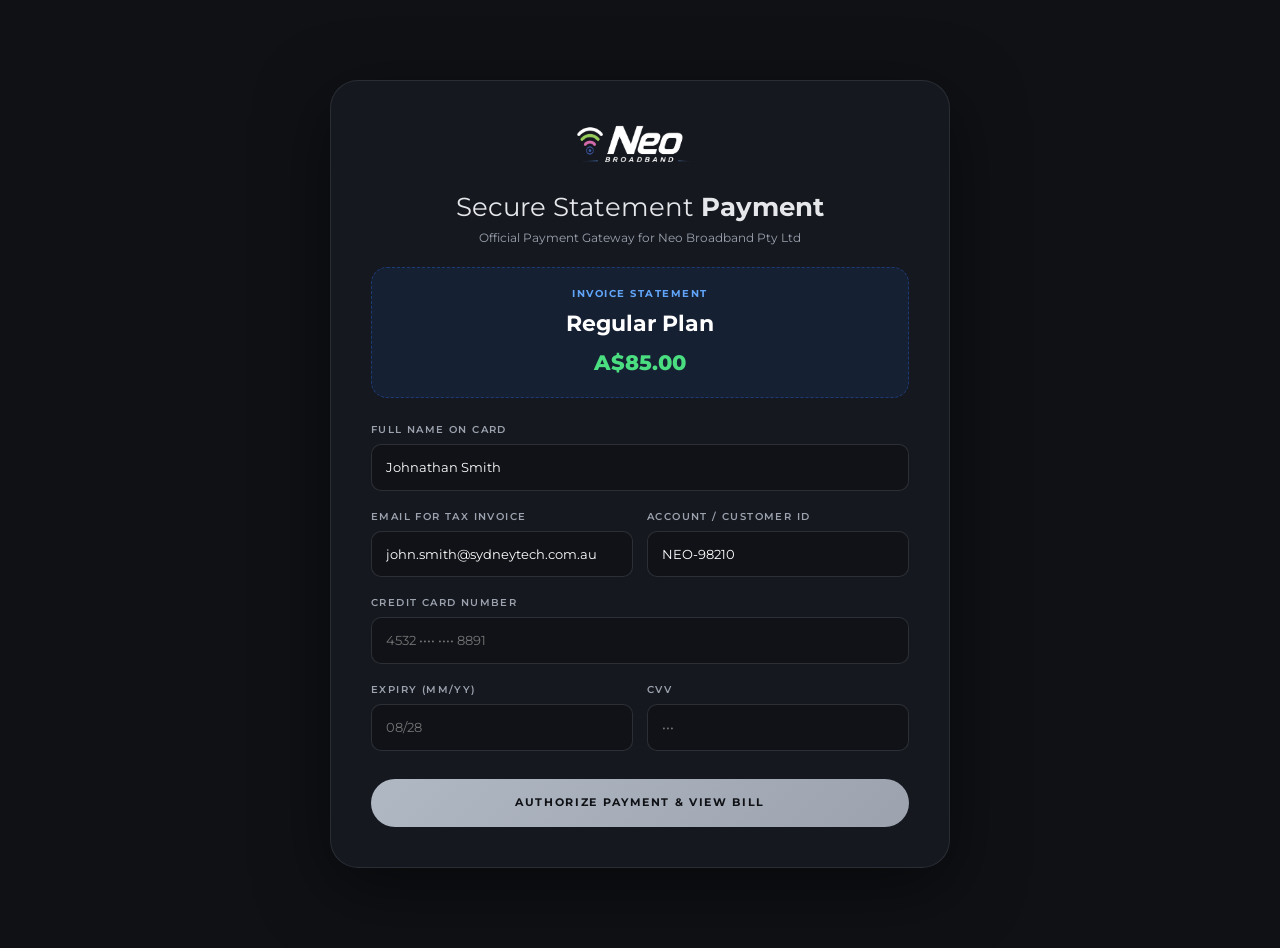
<file: payment.html>
<!DOCTYPE html>
<html lang="en">
<head>
<meta charset="UTF-8">
<script>(function(){try{if(localStorage.getItem('nb-theme')==='light')document.documentElement.setAttribute('data-theme','light');}catch(e){}})();</script>
<meta name="viewport" content="width=device-width, initial-scale=1.0">
<title>Neo Broadband — Secure Checkout & Auto-Invoicing</title>
<link rel="preconnect" href="https://fonts.googleapis.com">
<link href="https://fonts.googleapis.com/css2?family=Montserrat:wght@300;400;500;600;700&display=swap" rel="stylesheet">
<link rel="stylesheet" href="templatemo-621-luminary-style.css">
<link rel="icon" type="image/png" href="images/psd 1.png">
<style>
  body { background: #0F1115; color: #E5E7EB; font-family: 'Montserrat', sans-serif; min-height: 100vh; }
  .payment-section { padding: 80px 16px 80px; position: relative; z-index: 10; }
  .checkout-panel {
    max-width: 620px;
    margin: 0 auto;
    background: rgba(22, 26, 32, 0.92);
    border: 1px solid rgba(156, 163, 175, 0.15);
    border-radius: 28px;
    padding: 40px;
    box-shadow: 0 20px 70px rgba(0,0,0,0.5);
  }
  .selected-plan-box {
    background: rgba(43, 108, 246, 0.1);
    border: 1px dashed rgba(43, 108, 246, 0.35);
    border-radius: 16px;
    padding: 18px;
    margin-bottom: 24px;
    text-align: center;
  }
  .form-group { margin-bottom: 18px; }
  .form-row { display: grid; grid-template-columns: 1fr 1fr; gap: 14px; }
  .form-label { display: block; font-size: 10px; font-weight: 600; letter-spacing: 0.14em; text-transform: uppercase; color: #9CA3AF; margin-bottom: 6px; }
  .form-control {
    width: 100%;
    background: rgba(15, 17, 21, 0.7);
    border: 1px solid rgba(156, 163, 175, 0.2);
    border-radius: 10px;
    padding: 12px 14px;
    color: #ffffff;
    font-size: 13px;
    outline: none;
  }
  .form-control:focus { border-color: #2b6cf6; }
</style>
</head>
<body>

<main class="payment-section">
  <div class="checkout-panel">
    <div style="text-align:center; margin-bottom: 20px;">
      <a href="index.html"><img src="images/psd 1.png" alt="Neo Broadband" style="max-height: 48px; margin-bottom: 10px;"></a>
      <h2 style="font-weight: 400; font-size: 1.6rem;">Secure Statement <strong>Payment</strong></h2>
      <p style="font-size: 12px; color: #9CA3AF;">Official Payment Gateway for Neo Broadband Pty Ltd</p>
    </div>

    <div class="selected-plan-box">
      <div style="font-size:10px; font-weight:700; color:#60a5fa; text-transform:uppercase; letter-spacing:0.15em;">Invoice Statement</div>
      <div style="font-size:1.4rem; font-weight:700; color:#ffffff; margin: 4px 0;" id="displayPlanName">Regular Plan</div>
      <div style="font-size:1.3rem; font-weight:800; color:#4ade80;" id="displayAmount">A$85.00 AUD</div>
    </div>

    <form id="paymentForm" onsubmit="event.preventDefault(); processPayment();">
      <input type="hidden" id="checkoutInvId">
      <div class="form-group">
        <label class="form-label">Full Name on Card</label>
        <input type="text" id="checkoutName" class="form-control" placeholder="John Doe" required>
      </div>
      <div class="form-row">
        <div class="form-group">
          <label class="form-label">Email for Tax Invoice</label>
          <input type="email" id="checkoutEmail" class="form-control" placeholder="john@example.com" required>
        </div>
        <div class="form-group">
          <label class="form-label">Account / Customer ID</label>
          <input type="text" id="checkoutAccId" class="form-control" placeholder="NEO-98210" required>
        </div>
      </div>

      <div class="form-group">
        <label class="form-label">Credit Card Number</label>
        <input type="text" class="form-control" placeholder="4532 •••• •••• 8891" maxlength="19" required>
      </div>
      <div class="form-row">
        <div class="form-group">
          <label class="form-label">Expiry (MM/YY)</label>
          <input type="text" class="form-control" placeholder="08/28" maxlength="5" required>
        </div>
        <div class="form-group">
          <label class="form-label">CVV</label>
          <input type="password" class="form-control" placeholder="•••" maxlength="4" required>
        </div>
      </div>

      <button type="submit" class="btn-primary" style="width: 100%; border: none; border-radius: 100px; padding: 15px; margin-top: 10px; font-weight: 700; cursor: pointer;" id="paySubmitBtn">Authorize Payment & View Bill</button>
    </form>
  </div>
</main>

<script>
document.addEventListener("DOMContentLoaded", () => {
  const urlParams = new URLSearchParams(window.location.search);
  const custParam = urlParams.get('cust');
  const invParam = urlParams.get('inv');
  const activeUserToken = custParam || sessionStorage.getItem('neo_active_user') || localStorage.getItem('neo_known_user') || 'NEO-98210';
  
  let store = {};
  try { store = JSON.parse(localStorage.getItem('neo_subscriber_db')) || {}; } catch(e){}

  const profile = store[activeUserToken] || {
    name: "Johnathan Smith",
    email: "john.smith@sydneytech.com.au",
    planName: "Regular Plan",
    balance: "A$85.00"
  };

  const plan = urlParams.get('plan') || profile.planName || "Regular Plan";
  const amount = urlParams.get('amount') || profile.balance || "A$85.00";

  document.getElementById('checkoutInvId').value = invParam || `INV-${activeUserToken}-CYCLE`;
  document.getElementById('displayPlanName').innerText = plan;
  document.getElementById('displayAmount').innerText = String(amount).startsWith('A$') ? amount : `A$${amount}`;
  document.getElementById('checkoutName').value = profile.name;
  document.getElementById('checkoutEmail').value = profile.email;
  document.getElementById('checkoutAccId').value = activeUserToken;
});

function processPayment() {
  const btn = document.getElementById('paySubmitBtn');
  btn.disabled = true;
  btn.innerText = "Authorizing & Updating Invoices...";

  const activeUserToken = document.getElementById('checkoutAccId').value.trim();
  const targetInvId = document.getElementById('checkoutInvId').value.trim() || `INV-${activeUserToken}-2026`;
  const amountPaid = document.getElementById('displayAmount').innerText;

  let store = {};
  try { store = JSON.parse(localStorage.getItem('neo_subscriber_db')) || {}; } catch(e){}

  if (store[activeUserToken]) {
    store[activeUserToken].balance = "A$0.00";
    if (!store[activeUserToken].invoices) store[activeUserToken].invoices = [];
    
    // Find matching invoice or update existing
    let found = store[activeUserToken].invoices.find(i => i.id === targetInvId);
    if (found) {
      found.status = "Paid";
    } else {
      store[activeUserToken].invoices.unshift({
        id: targetInvId,
        cycle: new Date().toLocaleDateString('en-AU', { month: 'long', year: 'numeric' }),
        plan: store[activeUserToken].planName,
        amount: amountPaid,
        status: "Paid"
      });
    }
    localStorage.setItem('neo_subscriber_db', JSON.stringify(store));
  }

  setTimeout(() => {
    alert("Payment Approved! Opening your official tax invoice statement...");
    window.location.href = `invoice.html?inv=${encodeURIComponent(targetInvId)}&cust=${encodeURIComponent(activeUserToken)}`;
  }, 800);
}
</script>
</body>
</html>
</file>
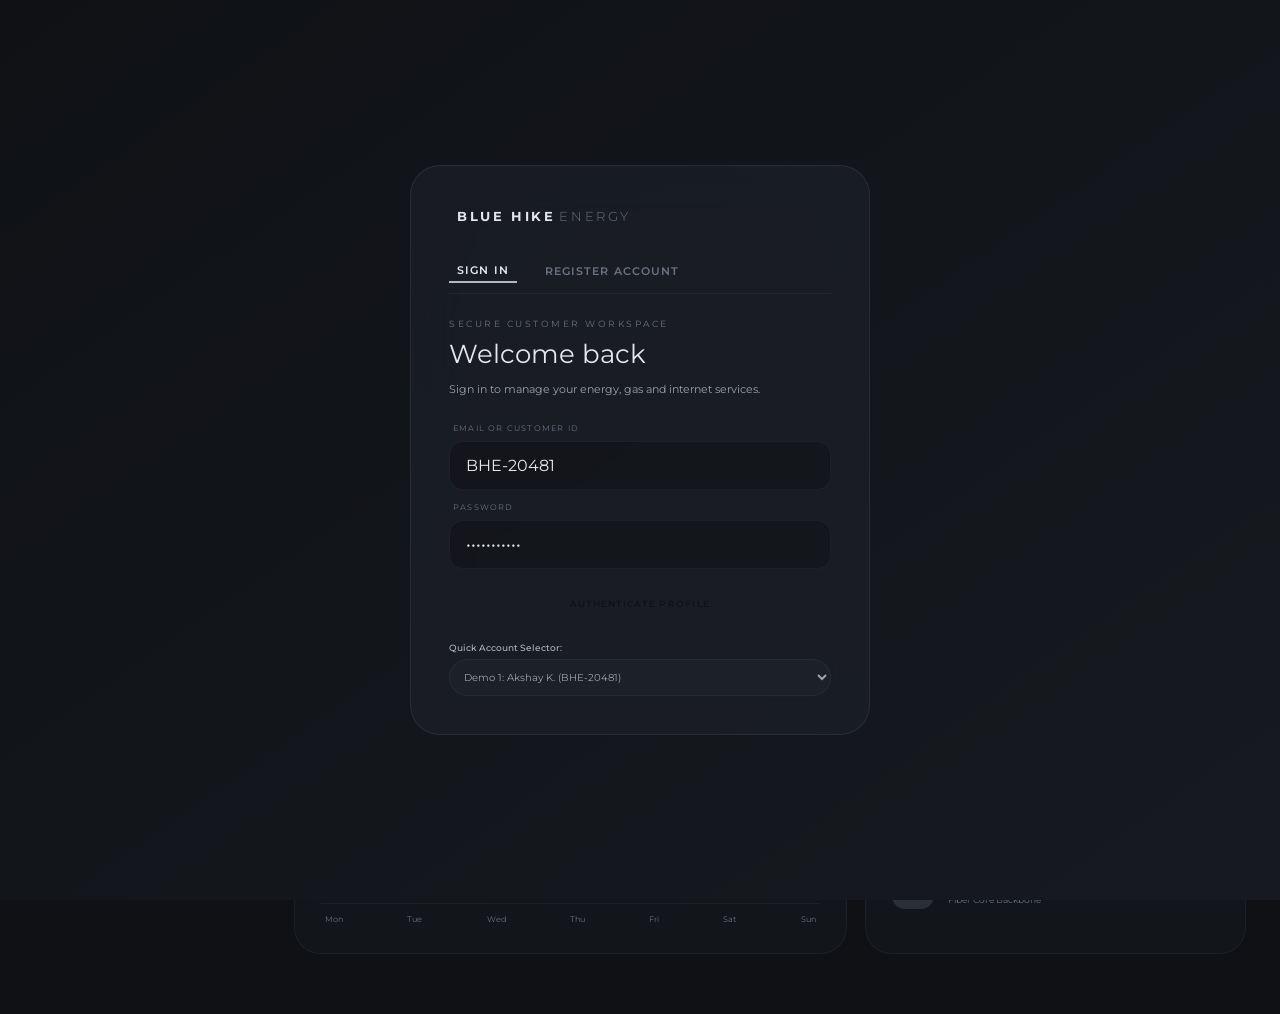
<file: images/customer-portal.html>
<!DOCTYPE html>
<html lang="en">
<head>
<meta charset="UTF-8">
<meta name="viewport" content="width=device-width, initial-scale=1.0">
<title>Blue Hike Energy — Premium Workspace</title>
<link rel="preconnect" href="https://fonts.googleapis.com">
<link href="https://fonts.googleapis.com/css2?family=Montserrat:wght@300;400;500;600;700&display=swap" rel="stylesheet">
<style>
/* ── Corporate Structural CSS Architecture ── */
*, *::before, *::after { margin: 0; padding: 0; box-sizing: border-box; }

:root {
  --deep: #0F1115;
  --mid: #161A20;
  --soft: #1C2128;
  --warm: #6B7280;
  --light: #9CA3AF;
  --graphite: #2A2E35;
  --ivory: #E5E7EB;
  --muted: #C9CDD4;
  --silver: #B0B8C4;
  --panel: rgba(22, 26, 32, 0.55);
  --border: rgba(156, 163, 175, 0.08);
  --ease: cubic-bezier(0.16, 1, 0.3, 1);
}

body {
  font-family: 'Montserrat', sans-serif;
  background: var(--deep);
  color: var(--ivory);
  min-height: 100vh;
  overflow-x: hidden;
  -webkit-font-smoothing: antialiased;
}

body::before {
  content: "";
  position: fixed;
  inset: 0;
  z-index: -2;
  background: linear-gradient(180deg, #0F1115 0%, #161A20 35%, #1C2128 70%, #0D0F13 100%);
}

body::after {
  content: "";
  position: fixed;
  inset: 0;
  z-index: -1;
  opacity: 0.028;
  mix-blend-mode: overlay;
  pointer-events: none;
  background-image: radial-gradient(circle at 70% 20%, black, transparent 68%);
}

button, input, select { font: inherit; }

/* ── Layout Framework ── */
.shell { display: grid; grid-template-columns: 260px 1fr; min-height: 100vh; }
.sidebar {
  position: fixed; width: 260px; height: 100vh; padding: 30px 22px;
  border-right: 1px solid var(--border); background: rgba(15, 17, 21, 0.85);
  backdrop-filter: blur(24px); display: flex; flex-direction: column; z-index: 20;
}
.brand { font-size: 13px; font-weight: 700; letter-spacing: .2em; text-transform: uppercase; margin: 4px 8px 38px; cursor: pointer; text-decoration: none; display: block; color: var(--ivory); }
.brand span { font-weight: 300; color: var(--warm); margin-left: 4px; }
.nav-label { font-size: 8px; letter-spacing: .25em; text-transform: uppercase; color: var(--warm); margin: 12px 10px; }
.nav { display: grid; gap: 6px; }
.nav button {
  border: 0; background: transparent; color: var(--light); text-align: left;
  padding: 13px 14px; border-radius: 14px; cursor: pointer; transition: 0.35s;
  display: flex; align-items: center; gap: 12px; font-size: 12px;
}
.nav button:hover, .nav button.active { background: rgba(176, 184, 196, 0.08); color: var(--ivory); }
.nav button.active { border: 1px solid var(--border); }
.icon { width: 20px; text-align: center; color: var(--silver); }
.sidebar-foot { margin-top: auto; border-top: 1px solid var(--border); padding-top: 20px; }
.mini-profile { display: flex; align-items: center; gap: 11px; padding: 10px; }
.avatar {
  width: 38px; height: 38px; border-radius: 50%; display: grid; place-items: center;
  background: var(--graphite); border: 1px solid var(--border); font-size: 12px; font-weight: 600;
}
.mini-profile strong { font-size: 11px; color: var(--ivory); }
.mini-profile small { display: block; color: var(--warm); font-size: 9px; margin-top: 4px; }

.main { grid-column: 2; padding: 28px 34px 60px; max-width: 1500px; width: 100%; }
.topbar { display: flex; justify-content: space-between; align-items: center; margin-bottom: 42px; }
.eyebrow { font-size: 9px; letter-spacing: .28em; text-transform: uppercase; color: var(--warm); margin-bottom: 9px; }
.topbar h1 { font-weight: 300; font-size: clamp(1.8rem, 3vw, 2.8rem); letter-spacing: -.04em; }
.topbar h1 strong { font-weight: 600; }
.top-actions { display: flex; gap: 10px; }
.circle-btn { width: 42px; height: 42px; border-radius: 50%; border: 1px solid var(--border); background: var(--panel); color: var(--muted); cursor: pointer; display: inline-grid; place-items: center; }
.logout { padding: 0 18px; width: auto; border-radius: 100px; font-size: 9px; letter-spacing: .14em; text-transform: uppercase; text-decoration: none; line-height: 40px; }

/* ── Typography & Components ── */
.page { display: none; animation: fade .5s var(--ease); }
.page.active { display: block; }
@keyframes fade { from { opacity: 0; transform: translateY(10px); } }

.hero {
  position: relative; padding: 38px; border: 1px solid var(--border); border-radius: 32px;
  background: linear-gradient(135deg, rgba(28,33,40,0.82), rgba(22,26,32,0.42)); overflow: hidden; margin-bottom: 22px;
}
.hero::after {
  content: ""; position: absolute; width: 320px; height: 320px; border: 1px solid rgba(176, 184, 196, 0.08);
  border-radius: 50%; right: -90px; top: -160px; box-shadow: 0 0 90px rgba(176, 184, 196, 0.04);
}
.hero h2 { font-size: clamp(1.7rem, 3vw, 3rem); font-weight: 300; letter-spacing: -.04em; max-width: 700px; }
.hero h2 strong { font-weight: 600; }
.hero p { color: var(--light); font-size: 13px; line-height: 1.8; max-width: 620px; margin-top: 14px; }
.status { display: inline-flex; gap: 9px; align-items: center; margin-bottom: 24px; padding: 8px 14px; border: 1px solid var(--border); border-radius: 100px; font-size: 9px; letter-spacing: .15em; text-transform: uppercase; color: var(--light); }
.dot { width: 6px; height: 6px; border-radius: 50%; background: #b9c9bf; box-shadow: 0 0 10px #b9c9bf; }

.grid { display: grid; gap: 18px; }
.stats { grid-template-columns: repeat(4, 1fr); margin-bottom: 18px; }
.two { grid-template-columns: 1.45fr 1fr; }
.three { grid-template-columns: repeat(3, 1fr); }

.card { background: var(--panel); border: 1px solid var(--border); border-radius: 26px; padding: 26px; backdrop-filter: blur(18px); position: relative; }
.card-label { font-size: 8px; letter-spacing: .22em; text-transform: uppercase; color: var(--warm); margin-bottom: 14px; }
.stat-value { font-size: 2rem; font-weight: 300; letter-spacing: -.04em; }
.stat-value small { font-size: 0.5em; color: var(--warm); }
.stat-meta { font-size: 10px; color: var(--light); margin-top: 9px; }
.positive { color: #b9c9bf; }

.card-head { display: flex; justify-content: space-between; align-items: center; margin-bottom: 24px; }
.card-head h3 { font-size: 15px; font-weight: 500; }
.select { background: var(--soft); color: var(--light); border: 1px solid var(--border); padding: 8px 12px; border-radius: 100px; font-size: 9px; outline: none; cursor: pointer; }

/* ── Data Visualizations ── */
.chart { height: 220px; display: flex; align-items: flex-end; gap: 9px; border-bottom: 1px solid var(--border); padding-top: 20px; }
.bar-container { flex: 1; display: flex; flex-direction: column; align-items: center; height: 100%; justify-content: flex-end; position: relative; }
.bar { width: 100%; min-width: 8px; border-radius: 8px 8px 0 0; background: linear-gradient(to top, rgba(176,184,196,0.12), rgba(176,184,196,0.7)); transition: height 0.6s var(--ease); position: relative; }
.bar:hover { filter: brightness(1.4); }
.bar::before {
  content: attr(data-val); position: absolute; top: -22px; left: 50%; transform: translateX(-50%);
  font-size: 8px; color: var(--light); opacity: 0; transition: opacity 0.2s; pointer-events: none; white-space: nowrap;
}
.bar:hover::before { opacity: 1; }
.chart-labels { display: flex; justify-content: space-between; color: var(--warm); font-size: 8px; margin-top: 10px; padding: 0 4px; }

.service { display: flex; justify-content: space-between; align-items: center; padding: 18px 0; border-bottom: 1px solid rgba(156,163,175,0.06); }
.service:last-child { border: 0; }
.service-main { display: flex; gap: 14px; align-items: center; }
.service-icon { width: 42px; height: 42px; border-radius: 13px; background: var(--graphite); display: grid; place-items: center; font-size: 16px; }
.service strong { font-size: 12px; }
.service small { display: block; color: var(--warm); font-size: 9px; margin-top: 5px; }
.pill { padding: 6px 10px; border: 1px solid var(--border); border-radius: 100px; font-size: 8px; text-transform: uppercase; letter-spacing: .12em; color: var(--muted); background: rgba(255,255,255,0.02); }

.bill-total { font-size: 3rem; font-weight: 300; letter-spacing: -.05em; margin: 8px 0; }
.bill-total span { font-size: 1rem; color: var(--warm); }

.btn {
  border: 0; border-radius: 100px; padding: 13px 22px; background: linear-gradient(135deg, var(--silver), var(--slate-light));
  color: var(--deep); font-size: 9px; font-weight: 600; letter-spacing: .14em; text-transform: uppercase; cursor: pointer;
  transition: transform 0.3s, box-shadow 0.3s; display: inline-block; text-align: center;
}
.btn:hover { transform: scale(1.02); box-shadow: 0 4px 20px rgba(176,184,196,0.15); }
.btn.secondary { background: transparent; color: var(--muted); border: 1px solid var(--border); }
.btn.secondary:hover { border-color: rgba(156,163,175,0.2); background: rgba(156,163,175,0.04); }

.table-wrap { width: 100%; overflow-x: auto; }
.table { width: 100%; border-collapse: collapse; }
.table th { text-align: left; color: var(--warm); font-size: 8px; letter-spacing: .15em; text-transform: uppercase; font-weight: 500; padding: 12px; }
.table td { padding: 16px 12px; border-top: 1px solid rgba(156,163,175,0.06); font-size: 11px; color: var(--muted); }

.form-grid { display: grid; grid-template-columns: 1fr 1fr; gap: 16px; }
.field label { display: block; font-size: 8px; letter-spacing: .15em; text-transform: uppercase; color: var(--warm); margin: 0 0 8px 4px; }
.field input, .field select { width: 100%; padding: 14px 16px; border-radius: 14px; border: 1px solid var(--border); background: rgba(15, 17, 21, 0.5); color: var(--ivory); outline: none; transition: border-color 0.3s; }
.field input:focus, .field select:focus { border-color: rgba(176,184,196,0.3); }
.field input:disabled { opacity: 0.5; cursor: not-allowed; }
.field.full { grid-column: 1 / -1; }

.notice { position: fixed; right: 28px; bottom: 28px; background: #20252c; border: 1px solid var(--border); padding: 16px 20px; border-radius: 16px; font-size: 11px; transform: translateY(120px); opacity: 0; transition: .4s; z-index: 50; box-shadow: 0 10px 30px rgba(0,0,0,0.3); }
.notice.show { transform: none; opacity: 1; }
.mobile-toggle { display: none; }

.auth-tabs { display: flex; gap: 20px; margin-bottom: 24px; border-bottom: 1px solid var(--border); padding-bottom: 10px; }
.auth-tab { background: none; border: none; color: var(--warm); font-size: 11px; font-weight: 600; letter-spacing: .1em; text-transform: uppercase; cursor: pointer; padding: 4px 8px; transition: color 0.3s; }
.auth-tab.active { color: var(--ivory); border-bottom: 2px solid var(--silver); }

/* ── Responsive Settings ── */
@media(max-width: 1050px){ .stats { grid-template-columns: repeat(2, 1fr); } .two, .three { grid-template-columns: 1fr; } }
@media(max-width: 760px){
  .shell { display: block; }
  .sidebar { transform: translateX(-100%); transition: .45s var(--ease); }
  .sidebar.open { transform: none; }
  .main { padding: 20px; }
  .mobile-toggle { display: inline-grid; }
  .topbar { margin-bottom: 26px; }
  .stats { grid-template-columns: 1fr; }
  .hero { padding: 26px; }
  .form-grid { grid-template-columns: 1fr; }
  .field.full { grid-column: auto; }
  .top-actions .logout { display: none; }
}
</style>
</head>
<body>

<!-- ── System Authentication Overlay ── -->
<div id="loginOverlay" style="position:fixed;inset:0;z-index:999;background:linear-gradient(145deg,#0f1115,#161a20);display:grid;place-items:center;padding:24px">
  <div style="width:min(460px,100%);padding:38px;border:1px solid rgba(156,163,175,.12);border-radius:30px;background:rgba(28,33,40,.72);backdrop-filter:blur(24px)">
    <a href="index.html" class="brand" style="margin-bottom:35px">Blue Hike<span>Energy</span></a>
    
    <div class="auth-tabs">
      <button class="auth-tab active" id="tabLogin" onclick="switchAuthMode('login')">Sign In</button>
      <button class="auth-tab" id="tabRegister" onclick="switchAuthMode('register')">Register Account</button>
    </div>

    <div id="authDiagnosticLabel" class="eyebrow">Secure Gateway</div>
    <h2 id="authActionTitle" style="font-weight:400;font-size:26px;margin-bottom:10px">Welcome back</h2>
    <p id="authActionDesc" style="color:#9CA3AF;font-size:11px;line-height:1.7;margin-bottom:25px">Sign in to manage your energy, gas and internet services.</p>
    
    <div id="dynamicFormFields">
      <!-- Managed dynamically by script -->
    </div>
    
    <button class="btn" style="width:100%;margin-top:16px" id="authSubmitBtn" onclick="processAuthSubmit()">Authenticate Profile</button>
    <div id="demoCredentialsBlock" style="color:#6B7280;font-size:9px;line-height:1.7;margin-top:18px"></div>
  </div>
</div>

<div class="shell">
  <!-- ── Global Sidebar ── -->
  <aside class="sidebar" id="sidebar">
    <a href="index.html" class="brand">Blue Hike<span>Energy</span></a>
    <div class="nav-label">Customer workspace</div>
    <nav class="nav">
      <button class="active" data-page="dashboard"><span class="icon">⌂</span>Overview</button>
      <button data-page="services"><span class="icon">◈</span>My Services</button>
      <button data-page="usage"><span class="icon">⌁</span>Usage & Insights</button>
      <button data-page="billing"><span class="icon">₹</span>Bills & Payments</button>
      <button data-page="requests"><span class="icon">＋</span>Service Requests</button>
      <button data-page="support"><span class="icon">?</span>Support</button>
      <button data-page="documents"><span class="icon">□</span>Documents</button>
      <button data-page="profile"><span class="icon">○</span>Profile Settings</button>
    </nav>
    <div class="sidebar-foot">
      <div class="mini-profile">
        <div class="avatar" id="sidebarAvatar">--</div>
        <div>
          <strong id="sidebarUserName">Loading profile...</strong>
          <small id="sidebarCustId">Customer ID · -----</small>
        </div>
      </div>
    </div>
  </aside>

  <!-- ── Main Area ── -->
  <main class="main">
    <header class="topbar">
      <div>
        <div class="eyebrow">Customer Portal · Secured Matrix</div>
        <h1 id="pageTitle">Your energy, <strong>in one place.</strong></h1>
      </div>
      <div class="top-actions">
        <button class="circle-btn mobile-toggle" id="menuBtn">☰</button>
        <button class="circle-btn" id="notifyBtn">◌</button>
        <button class="circle-btn logout" onclick="portalLogout()">Sign out</button>
      </div>
    </header>

    <!-- ── Overview Pane ── -->
    <section class="page active" id="dashboard">
      <div class="hero">
        <div class="status"><span class="dot"></span> Systems Interfacing Operational</div>
        <h2>Welcome back, <strong id="heroUserName">Customer</strong>. <strong>Everything is running smoothly.</strong></h2>
        <p>Monitor your electricity, gas and internet services, manage bills and get support from one unified customer workspace.</p>
      </div>
      <div class="grid stats">
        <div class="card"><div class="card-label">Current bill balance</div><div class="stat-value" id="dashBillVal">₹0</div><div class="stat-meta" id="dashBillMeta">Due date data loading</div></div>
        <div class="card"><div class="card-label">Electricity utilization</div><div class="stat-value" id="dashElecVal">0 <small>kWh</small></div><div class="stat-meta positive" id="dashElecMeta">Calculating delta...</div></div>
        <div class="card"><div class="card-label">Internet Status</div><div class="stat-value" id="dashNetVal">--- <small>Mbps</small></div><div class="stat-meta">Fiber Node · Online</div></div>
        <div class="card"><div class="card-label">Open Ticketing Requests</div><div class="stat-value" id="dashReqVal">00</div><div class="stat-meta">Active queue tracking</div></div>
      </div>
      <div class="grid two">
        <div class="card">
          <div class="card-head"><h3>Energy Consumption Distribution</h3><select class="select" onchange="toast('Refreshing metrics framework')"><option>Current Billing Cycles</option><option>Historical Ledger</option></select></div>
          <div class="chart" id="mainChart"></div>
          <div class="chart-labels"><span>Mon</span><span>Tue</span><span>Wed</span><span>Thu</span><span>Fri</span><span>Sat</span><span>Sun</span></div>
        </div>
        <div class="card">
          <div class="card-head"><h3>Subscribed Utility Provisioning</h3><span class="pill">3 Active Pipelines</span></div>
          <div class="service"><div class="service-main"><div class="service-icon">⚡</div><div><strong>Electricity Infrastructure</strong><small id="servSubElec">Residential Plan Matrix</small></div></div><span class="pill">Active</span></div>
          <div class="service"><div class="service-main"><div class="service-icon">◉</div><div><strong>Natural Gas Supply</strong><small id="servSubGas">Home Essential Matrix</small></div></div><span class="pill">Active</span></div>
          <div class="service"><div class="service-main"><div class="service-icon">⌁</div><div><strong>High-Throughput Internet</strong><small id="servSubNet">Fiber Core Backbone</small></div></div><span class="pill">Online</span></div>
        </div>
      </div>
    </section>

    <!-- ── Services Pane ── -->
    <section class="page" id="services">
       <div class="hero"><div class="eyebrow">Service Matrix</div><h2>Everything connected. <strong>Everything under control.</strong></h2><p>View structural provisioning metrics, unique node references and live infrastructure parameters.</p></div>
       <div class="grid three">
        <div class="card"><div class="service-icon">⚡</div><div class="card-label" style="margin-top:24px">Electricity Node</div><div class="stat-value">Smart Grid</div><div class="stat-meta" id="servGridElecMeta">Meter Loading...</div><br><button class="btn secondary" onclick="toast('Routing to advanced grid node panel')">Manage Node</button></div>
        <div class="card"><div class="service-icon">◉</div><div class="card-label" style="margin-top:24px">Natural Gas Hub</div><div class="stat-value">Essential</div><div class="stat-meta" id="servGridGasMeta">Account Loading...</div><br><button class="btn secondary" onclick="toast('Routing to pressure line balancing parameters')">Manage Line</button></div>
        <div class="card"><div class="service-icon">⌁</div><div class="card-label" style="margin-top:24px">Data Core</div><div class="stat-value" id="servGridNetVal">--- Mbps</div><div class="stat-meta">Fiber Optic Interface · Online</div><br><button class="btn secondary" onclick="toast('Routing to network router and port architecture')">Manage Port</button></div>
       </div>
    </section>

    <!-- ── Analytics Pane ── -->
    <section class="page" id="usage">
      <div class="hero"><div class="eyebrow">Usage analytics & smart insights</div><h2>Understand every unit. <strong>Control what comes next.</strong></h2><p>Explore operational data pipelines, historical consumption analytics, and smart optimization models.</p></div>
      <div class="grid stats">
        <div class="card"><div class="card-label">Accumulated Cycle Usage</div><div class="stat-value" id="useStatTotal">--- kWh</div><div class="stat-meta" id="useStatDelta">Processing trends...</div></div>
        <div class="card"><div class="card-label">Calculated Financial Accrual</div><div class="stat-value" id="useStatCost">₹0</div><div class="stat-meta">Electricity Proportion</div></div>
        <div class="card"><div class="card-label">Diurnal Volumetric Mean</div><div class="stat-value" id="useStatAvg">--- kWh</div><div class="stat-meta">Target limit variance monitored</div></div>
        <div class="card"><div class="card-label">Peak Demand Window</div><div class="stat-value" id="useStatPeak">---</div><div class="stat-meta">Operational efficiency targeted</div></div>
      </div>
      <div class="grid two">
        <div class="card">
          <div class="card-head"><h3>12-Month Consumption Delta Trend</h3><span class="pill">Volumetric Unit: kWh</span></div>
          <div class="chart" id="chartAnalyticsTrend"></div>
          <div class="chart-labels" style="margin-top:10px; font-size:7px;"><span>Jan</span><span>Feb</span><span>Mar</span><span>Apr</span><span>May</span><span>Jun</span><span>Jul</span><span>Aug</span><span>Sep</span><span>Oct</span><span>Nov</span><span>Dec</span></div>
        </div>
        <div class="card">
          <div class="card-label">Smart Forecast Matrix</div><div class="stat-value" id="useForecastVal">--- kWh</div><div class="stat-meta">Projected billing period closure.</div><br>
          <div class="card-label">System Performance Index Score</div><div class="stat-value" id="useScoreVal">--/100</div><div class="stat-meta">Dynamic telemetry benchmarking.</div>
        </div>
      </div>
      <div class="card" style="margin-top:17px">
        <div class="card-head"><h3>Volumetric Billing Cycle Ledger</h3><button class="btn secondary" onclick="toast('Compiling data pipelines for export matrix')">Export System Logs</button></div>
        <div class="table-wrap">
          <table class="table" id="usageHistoryTable">
            <thead><tr><th>Billing Period</th><th>Consumption Matrix</th><th>Delta Change Variance</th><th>Imputed Cost Factor</th><th>Efficiency Rating Status</th></tr></thead>
            <tbody></tbody>
          </table>
        </div>
      </div>
    </section>

    <!-- ── Billing Ledger Pane ── -->
    <section class="page" id="billing">
       <div class="hero"><div class="eyebrow">Financial Accounts & Invoicing</div><h2>Simple billing. <strong>No surprises.</strong></h2></div>
       <div class="grid two">
         <div class="card"><div class="card-label">Aggregate Outstanding Balance</div><div class="bill-total" id="billOutstandingVal"><span>₹</span>0</div><div class="stat-meta" id="billInvoiceMeta">Invoice data matrix loading</div><br><button class="btn" onclick="toast('Redirecting to secure token billing terminal')">Authorize Balance Payment</button></div>
         <div class="card"><div class="card-label">Automated Smart Settlement System (AutoPay)</div><div class="stat-value" id="billAutoPayStatus">Inactive</div><div class="stat-meta">Mitigate operational interruptions via automated clearings.</div><br><button class="btn secondary" onclick="toast('Initializing merchant authorization setup')">Configure Automation Profile</button></div>
       </div>
       <div class="card" style="margin-top:18px">
         <div class="card-head"><h3>Historical Financial Processing Ledger</h3><button class="btn secondary" onclick="toast('Compiling files for caching')">Download Ledger Fragment</button></div>
         <div class="table-wrap">
           <table class="table" id="billingHistoryTable">
             <thead><tr><th>Statement Key</th><th>Accounting Period</th><th>Total Financial Burden</th><th>Processing Status</th></tr></thead>
             <tbody></tbody>
           </table>
         </div>
       </div>
    </section>

    <!-- ── Service Requests ── -->
    <section class="page" id="requests">
       <div class="hero"><div class="eyebrow">Structural Change Orders</div><h2>Need a change? <strong>We’ll take it from here.</strong></h2></div>
       <div class="grid two">
         <div class="card">
           <div class="card-head"><h3>Initialize Structural Ticket</h3></div>
           <div class="form-grid">
             <div class="field"><label>Affected Core Utility Bundle</label><select id="reqFieldService"><option>Electricity Framework</option><option>Natural Gas Line Profile</option><option>High-Performance Bandwidth</option></select></div>
             <div class="field"><label>Operation Mutation Class</label><select id="reqFieldType"><option>Grid Node Allocation</option><option>Rate Plan Matrix Optimization</option><option>Infrastructure Re-routing</option><option>Hardware System Fault Mitigation</option></select></div>
             <div class="field full"><label>Operational Notes & Directives</label><input id="reqFieldDetails" placeholder="Detail hardware diagnostics coordinates..."></div>
             <div class="field full"><button class="btn" onclick="submitSystemRequest()">Queue Request Package</button></div>
           </div>
         </div>
         <div class="card">
           <div class="card-head"><h3>Active Structural Change Logs</h3><span class="pill" id="reqActivePill">0 Running Pipeline Modules</span></div>
           <div id="requestsLoggedContainer"><!-- Dynamic entries parsing --></div>
         </div>
       </div>
    </section>

    <!-- ── Support ── -->
    <section class="page" id="support">
       <div class="hero"><div class="eyebrow">Diagnostic System Assistance Hub</div><h2>Help when you need it. <strong>Human when it matters.</strong></h2><p>Open high-priority diagnostic tracking records or link endpoints to immediate field operations units.</p></div>
       <div class="grid three">
         <div class="card"><div class="card-label">Real-Time Core Stream Terminal</div><div class="stat-value" style="color:#b9c9bf">Online</div><div class="stat-meta">Active node monitoring latency below 5m.</div><br><button class="btn" onclick="toast('Opening WebSocket secure chat session pipeline')">Establish Stream Link</button></div>
         <div class="card"><div class="card-label">Asynchronous Engineering Case File</div><div class="stat-value">24 / 7 Operations</div><div class="stat-meta">For infrastructural billing anomalies.</div><br><button class="btn secondary" onclick="toast('Generating unique telemetry token document context')">Generate Support Case File</button></div>
         <div class="card"><div class="card-label">High-Priority Operations Response Line</div><div class="stat-value" style="color:#e0a3a3">Critical Override</div><div class="stat-meta">For field pipeline containment breaches.</div><br><button class="btn secondary" onclick="toast('Paging dispatch operations')">Dispatch Emergency Field Team</button></div>
       </div>
    </section>

    <!-- ── Documents ── -->
    <section class="page" id="documents">
       <div class="hero"><div class="eyebrow">Vault File Repository System</div><h2>Your important files. <strong>Ready when needed.</strong></h2><p>Centralized secure indexing directory storing regulatory frameworks and compliance certification logs.</p></div>
       <div class="card">
         <div class="card-head"><h3>Cryptographically Verified Content Indexes</h3><span class="pill">Hardware Security Storage Enabled</span></div>
         <div id="documentRepositoryContainer"><!-- Populated dynamically --></div>
       </div>
    </section>

    <!-- ── Profile Console ── -->
    <section class="page" id="profile">
       <div class="hero"><div class="eyebrow">Identity Management System Node</div><h2>Your account. <strong>Your preferences.</strong></h2></div>
       <div class="card">
         <div class="card-head"><h3>Cryptographic Core Information Matrix</h3><span class="pill" style="color:#b9c9bf">Identity Token Authenticated</span></div>
         <div class="form-grid">
           <div class="field"><label>Legal Account Holder Identifier</label><input id="profFieldName" type="text"></div>
           <div class="field"><label>System Immutable Client ID Reference</label><input id="profFieldId" type="text" disabled></div>
           <div class="field"><label>Primary Communications Route Routing Pointer</label><input id="profFieldEmail" type="email"></div>
           <div class="field"><label>Dynamic Secure Core Gateway Verification Matrix Link</label><input id="profFieldPhone" type="text"></div>
           <div class="field full"><label>Geopolitical Infrastructure Connection Endpoint Coordinates</label><input id="profFieldAddress" type="text"></div>
           <div class="field full"><button class="btn" onclick="saveProfileChanges()">Commit Mutation Configurations</button></div>
         </div>
       </div>
    </section>
  </main>
</div>

<div class="notice" id="notice"></div>

<!-- ── Application Processing System Logic Matrix Engine ── -->
<script>
// ── Global Memory Store Database Architecture ──
const accountProfilesMemory = {
  "BHE-20481": {
    name: "Akshay Kottappurath",
    email: "customer@example.com",
    pass: "customer123",
    phone: "+91 94470 12345",
    address: "Structural Block A, Infopark Phase II, Kochi, Kerala, India",
    billDue: "₹2,846",
    billDate: "24 July 2026",
    invoiceId: "BHE-0726-20481",
    elecUsage: "286",
    elecDelta: "↓ 8.4% vs last month",
    netSpeed: "300",
    openRequests: 1,
    autopay: "Disabled",
    electricityPlan: "Residential Smart Grid Plan B-3",
    gasPlan: "Home Essential Low-Pressure Provisioning",
    meterId: "MTR-BHE-E-48201",
    gasAcc: "ACC-BHE-G-11724",
    analytics: {
      weekly: [52, 66, 48, 76, 58, 84, 62],
      monthlyTrend: [45, 48, 55, 61, 70, 78, 84, 80, 72, 65, 58, 52],
      estCost: "₹1,942",
      avgDaily: "18.4 kWh",
      peakWindow: "8:30 PM",
      forecast: "312",
      effScore: "82",
      history: [
        { month: "July 2026", usage: "286 kWh", change: "↓ 8.4%", cost: "₹1,942", rating: "Good" },
        { month: "June 2026", usage: "312 kWh", change: "↓ 3.1%", cost: "₹2,110", rating: "Good" },
        { month: "May 2026", usage: "322 kWh", change: "↑ 5.2%", cost: "₹2,188", rating: "Average" }
      ]
    },
    billingHistory: [
      { id: "BHE-0626-20481", period: "June 2026", amount: "₹2,610", status: "Paid" },
      { id: "BHE-0526-20481", period: "May 2026", amount: "₹2,932", status: "Paid" },
      { id: "BHE-0426-20481", period: "April 2026", amount: "₹2,744", status: "Paid" }
    ],
    requests: [
      { task: "Fiber backbone grid installation follow-up node tracking", ref: "SR-10728", date: "Updated Today", status: "In progress" },
      { task: "Billing system variable demographic routing modifications", ref: "SR-10311", date: "02 July 2026", status: "Resolved" }
    ],
    documents: [
      { name: "July 2026 Electricity Billing Matrix Output Fragment", date: "15 July 2026", type: "PDF Ledger Document" },
      { name: "Service Level Master Provisioning Agreement Framework", date: "08 January 2026", type: "Cryptographically Signed Master Copy" }
    ]
  },
  "BHE-77104": {
    name: "Priyanjali Sharma",
    email: "priya.sharma@matrix.org",
    pass: "powergrid99",
    phone: "+91 98950 98765",
    address: "Penthouse Module 4C, Marine Drive Promenade, Ernakulam, Kerala",
    billDue: "₹6,120",
    billDate: "19 July 2026",
    invoiceId: "BHE-0726-77104",
    elecUsage: "594",
    elecDelta: "↑ 12.1% vs last month",
    netSpeed: "1000",
    openRequests: 0,
    autopay: "Active (HDFC Credit Matrix)",
    electricityPlan: "Commercial Core High-Throughput Tier 1",
    gasPlan: "High-Volume Thermal Pipeline Interface",
    meterId: "MTR-BHE-E-99011",
    gasAcc: "ACC-BHE-G-88491",
    analytics: {
      weekly: [80, 92, 88, 79, 95, 100, 85],
      monthlyTrend: [70, 72, 75, 78, 82, 88, 95, 99, 94, 89, 81, 76],
      estCost: "₹4,890",
      avgDaily: "38.2 kWh",
      peakWindow: "2:15 PM",
      forecast: "620",
      effScore: "68",
      history: [
        { month: "July 2026", usage: "594 kWh", change: "↑ 12.1%", cost: "₹4,890", rating: "Sub-Optimal" }
      ]
    },
    billingHistory: [
      { id: "BHE-0626-77104", period: "June 2026", amount: "₹4,210", status: "Paid" }
    ],
    requests: [],
    documents: [{ name: "July 2026 Industrial Utility Statement Output Profile", date: "12 July 2026", type: "PDF Document Fragment" }]
  },
  "BHE-33412": {
    name: "Vikram Rajan",
    email: "v.rajan@techseed.in",
    pass: "seedsystem2026",
    phone: "+91 81290 55432",
    address: "Plot 88, KINFRA High Tech Park, Kalamassery, Kochi, India",
    billDue: "₹1,150",
    billDate: "02 August 2026",
    invoiceId: "BHE-0726-33412",
    elecUsage: "120",
    elecDelta: "↓ 22.4% vs last month",
    netSpeed: "150",
    openRequests: 2,
    autopay: "Disabled",
    electricityPlan: "Eco-Conservation Solar Grid Interfacing",
    gasPlan: "Null Provisioned Link",
    meterId: "MTR-BHE-E-22319",
    gasAcc: "UNLINKED",
    analytics: {
      weekly: [20, 15, 18, 22, 12, 10, 14],
      monthlyTrend: [35, 32, 28, 25, 20, 18, 14, 16, 22, 27, 30, 33],
      estCost: "₹720",
      avgDaily: "6.2 kWh",
      peakWindow: "11:00 AM",
      forecast: "135",
      effScore: "96",
      history: [
        { month: "July 2026", usage: "120 kWh", change: "↓ 22.4%", cost: "₹720", rating: "Optimal Excellence" }
      ]
    },
    billingHistory: [{ id: "BHE-0626-33412", period: "June 2026", amount: "₹980", status: "Paid" }],
    requests: [
      { task: "Bi-directional smart meter dynamic injection analysis", ref: "SR-99821", date: "08 July 2026", status: "In progress" }
    ],
    documents: [{ name: "Green Energy Grid Return Credit Summary Log", date: "30 June 2026", type: "XML Metadata" }]
  },
  "BHE-90015": {
    name: "Elena Rostova",
    email: "elena.ros@globalnet.io",
    pass: "secureport80",
    phone: "+44 7700 900077",
    address: "Dynamic Workspace Suite 9, Kakkanad Startup Zone, Kerala",
    billDue: "₹0 (Account In Credit)",
    billDate: "N/A",
    invoiceId: "BHE-0726-90015",
    elecUsage: "0",
    elecDelta: "0% Delta Static Variance",
    netSpeed: "2000",
    openRequests: 0,
    autopay: "Active (Global Vault Engine)",
    electricityPlan: "Standby Failover Grid Backup Matrix",
    gasPlan: "Null Provisioned Link",
    meterId: "MTR-BHE-E-00192",
    gasAcc: "UNLINKED",
    analytics: {
      weekly: [0, 0, 0, 0, 0, 0, 0],
      monthlyTrend: [0, 0, 0, 0, 0, 0, 0, 0, 0, 0, 0, 0],
      estCost: "₹0",
      avgDaily: "0 kWh",
      peakWindow: "None Recorded",
      forecast: "0",
      effScore: "100",
      history: [{ month: "July 2026", usage: "0 kWh", change: "0%", cost: "₹0", rating: "Idle Standby" }]
    },
    billingHistory: [],
    requests: [],
    documents: [{ name: "Custom Fiber Pipeline SLA Certification", date: "11 March 2026", type: "PDF Archive" }]
  },
  "BHE-55640": {
    name: "Thomas Sebastian",
    email: "tommy.seb@sidcoconstruction.in",
    pass: "sidcobath2026",
    phone: "+91 98455 66778",
    address: "SIDCO Industrial Estate Site Module Cluster, Kochi, Kerala, India",
    billDue: "₹14,750",
    billDate: "29 July 2026",
    invoiceId: "BHE-0726-55640",
    elecUsage: "1420",
    elecDelta: "↑ 34.2% vs last month",
    netSpeed: "500",
    openRequests: 1,
    autopay: "Disabled",
    electricityPlan: "Industrial Phase-3 Heavy Load Matrix",
    gasPlan: "High-Volume Processing Flowline System Cluster",
    meterId: "MTR-BHE-E-55640A",
    gasAcc: "ACC-BHE-G-55640B",
    analytics: {
      weekly: [180, 210, 195, 220, 205, 230, 180],
      monthlyTrend: [1100, 1150, 1200, 1250, 1300, 1350, 1420, 0, 0, 0, 0, 0],
      estCost: "₹11,420",
      avgDaily: "68.4 kWh",
      peakWindow: "10:30 AM",
      forecast: "1550",
      effScore: "54",
      history: [
        { month: "July 2026", usage: "1420 kWh", change: "↑ 34.2%", cost: "₹11,420", rating: "Sub-Optimal Operations" }
      ]
    },
    billingHistory: [{ id: "BHE-0626-55640", period: "June 2026", amount: "₹8,520", status: "Paid" }],
    requests: [{ task: "Load capacity scaling authorization assessment", ref: "SR-55640-01", date: "14 July 2026", status: "In progress" }],
    documents: [{ name: "Phase-3 Heavy Industrial Load Permit", date: "04 April 2026", type: "PDF Validated Manifest" }]
  }
};

let currentAuthenticationMode = 'login';
let currentActiveProfileToken = null;

const pageTitleMappings = {
  dashboard: 'Your energy, <strong>in one place.</strong>',
  services: 'Manage your <strong>connected services.</strong>',
  usage: 'Usage & <strong>smart insights.</strong>',
  billing: 'Bills & <strong>payments.</strong>',
  requests: 'Your service <strong>requests.</strong>',
  support: 'Support <strong>when you need it.</strong>',
  documents: 'Your <strong>documents.</strong>',
  profile: 'Profile & <strong>settings.</strong>'
};

// ── App Navigation Logic ──
document.querySelectorAll('.nav button').forEach(buttonElement => {
  buttonElement.onclick = () => {
    document.querySelectorAll('.nav button').forEach(btn => btn.classList.remove('active'));
    buttonElement.classList.add('active');
    
    document.querySelectorAll('.page').forEach(pageElement => pageElement.classList.remove('active'));
    document.getElementById(buttonElement.dataset.page).classList.add('active');
    
    document.getElementById('pageTitle').innerHTML = pageTitleMappings[buttonElement.dataset.page];
    document.getElementById('sidebar').classList.remove('open');
    window.scrollTo({ top: 0, behavior: 'smooth' });
  };
});

document.getElementById('menuBtn').onclick = () => document.getElementById('sidebar').classList.toggle('open');
document.getElementById('notifyBtn').onclick = () => toast('Dynamic telemetry validation: System stable.');

function toast(messageString) {
  const noticeBox = document.getElementById('notice');
  noticeBox.textContent = messageString;
  noticeBox.classList.add('show');
  setTimeout(() => noticeBox.classList.remove('show'), 3500);
}

// ── Auth Registration & Login Form Engine ──
function switchAuthMode(selectedMode) {
  currentAuthenticationMode = selectedMode;
  const container = document.getElementById('dynamicFormFields');
  const actionTitle = document.getElementById('authActionTitle');
  const actionDesc = document.getElementById('authActionDesc');
  const diagnosticsLabel = document.getElementById('authDiagnosticLabel');
  const demoBlock = document.getElementById('demoCredentialsBlock');

  document.getElementById('tabLogin').classList.toggle('active', selectedMode === 'login');
  document.getElementById('tabRegister').classList.toggle('active', selectedMode === 'register');

  if (selectedMode === 'login') {
    diagnosticsLabel.textContent = "Secure customer workspace";
    actionTitle.textContent = "Welcome back";
    actionDesc.textContent = "Sign in to manage your energy, gas and internet services.";
    container.innerHTML = `
      <div class="field"><label>Email or Customer ID</label><input id="authFieldUser" value="BHE-20481"></div>
      <div class="field" style="margin-top:12px"><label>Password</label><input id="authFieldPass" type="password" value="customer123"></div>
    `;
    demoBlock.innerHTML = `
      <span style="display:block;margin-bottom:4px;color:var(--silver);font-weight:500;">Quick Account Selector:</span>
      <select class="select" style="width:100%;padding:10px;font-size:10px;" onchange="loadDemoOption(this.value)">
        <option value="BHE-20481">Demo 1: Akshay K. (BHE-20481)</option>
        <option value="BHE-77104">Demo 2: Priyanjali S. (BHE-77104)</option>
        <option value="BHE-33412">Demo 3: Vikram R. (BHE-33412)</option>
        <option value="BHE-90015">Demo 4: Elena R. (BHE-90015)</option>
        <option value="BHE-55640">Demo 5: Thomas S. (BHE-55640)</option>
      </select>
    `;
  } else {
    diagnosticsLabel.textContent = "Provisioning Framework Terminal";
    actionTitle.textContent = "Account Registration";
    actionDesc.textContent = "Register below to generate your unique live workspace identity pointer.";
    container.innerHTML = `
      <div class="field"><label>Full Name</label><input id="regFieldName" placeholder="e.g. Rohin" required></div>
      <div class="field" style="margin-top:12px"><label>Email Address</label><input id="regFieldEmail" type="email" placeholder="rohin@example.com" required></div>
      <div class="field" style="margin-top:12px"><label>Account Password</label><input id="regFieldPass" type="password" placeholder="••••••••" required></div>
    `;
    demoBlock.innerHTML = `<p style="color:var(--warm)">System Node Notification: Registering directly populates our runtime user arrays so you can log in immediately.</p>`;
  }
}

function loadDemoOption(profileId) {
  const profile = accountProfilesMemory[profileId];
  if (profile) {
    document.getElementById('authFieldUser').value = profileId;
    document.getElementById('authFieldPass').value = profile.pass;
  }
}

// ── Authentication Processing Flow ──
function processAuthSubmit() {
  if (currentAuthenticationMode === 'login') {
    const inputUser = document.getElementById('authFieldUser').value.trim();
    const inputPass = document.getElementById('authFieldPass').value;
    
    if (accountProfilesMemory[inputUser] && accountProfilesMemory[inputUser].pass === inputPass) {
      executionLogonSuccess(inputUser);
      return;
    }
    
    for (const tokenKey in accountProfilesMemory) {
      if (accountProfilesMemory[tokenKey].email.toLowerCase() === inputUser.toLowerCase() && accountProfilesMemory[tokenKey].pass === inputPass) {
        executionLogonSuccess(tokenKey);
        return;
      }
    }
    toast('Authentication failed: Invalid credentials array payload.');
  } else {
    // ── LIVE REGISTRATION FLOW PIPELINE ──
    const nameVal = document.getElementById('regFieldName').value.trim();
    const emailVal = document.getElementById('regFieldEmail').value.trim();
    const passVal = document.getElementById('regFieldPass').value;
    
    if (!nameVal || !emailVal || !passVal) {
      toast('Operational block: Registration parameters cannot be left empty.');
      return;
    }
    
    // Generate new unique ID
    const generatedCustId = "BHE-" + Math.floor(10000 + Math.random() * 89999);
    
    // Inject custom generated analytics, billing and services arrays directly into storage arrays
    accountProfilesMemory[generatedCustId] = {
      name: nameVal,
      email: emailVal,
      pass: passVal,
      phone: "+91 99955 " + Math.floor(10000 + Math.random() * 89999),
      address: "Connected Grid Node Region, Kochi, Kerala",
      billDue: "₹" + Math.floor(1500 + Math.random() * 3000),
      billDate: "28 August 2026",
      invoiceId: "BHE-0726-" + Math.floor(10000 + Math.random() * 90000),
      elecUsage: String(Math.floor(150 + Math.random() * 250)),
      elecDelta: "↓ 4.2% vs baseline initialization",
      netSpeed: "300",
      openRequests: 0,
      autopay: "Disabled",
      electricityPlan: "Residential Smart Grid Framework (Active)",
      gasPlan: "Home Essential Low-Pressure Provisioning Line",
      meterId: "MTR-BHE-E-" + Math.floor(10000 + Math.random() * 90000),
      gasAcc: "ACC-BHE-G-" + Math.floor(10000 + Math.random() * 90000),
      analytics: {
        weekly: Array.from({length: 7}, () => Math.floor(30 + Math.random() * 50)),
        monthlyTrend: [40, 42, 48, 52, 58, 62, 65, 0, 0, 0, 0, 0],
        estCost: "₹1,450",
        avgDaily: "14.2 kWh",
        peakWindow: "7:45 PM",
        forecast: "290",
        effScore: "88",
        history: [
          { month: "July 2026", usage: "210 kWh", change: "↓ 2.1%", cost: "₹1,450", rating: "Excellent" }
        ]
      },
      billingHistory: [
        { id: "BHE-0626-" + Math.floor(10000 + Math.random() * 90000), period: "June 2026", amount: "₹2,100", status: "Paid" }
      ],
      requests: [],
      documents: [
        { name: "Initial Portal Activation Compliance Receipt", date: "Current Timestamp Node", type: "System Verification XML" }
      ]
    };
    
    // Success alerting and redirection transition sequence back to login state
    alert(`Registration Successful!\n\nYour assigned unique Customer ID is: ${generatedCustId}\n\nUse this ID or your email along with your password to access the portal.`);
    
    switchAuthMode('login');
    document.getElementById('authFieldUser').value = generatedCustId;
    document.getElementById('authFieldPass').value = passVal;
    toast(`Account registered: ${generatedCustId} parsed.`);
  }
}

function executionLogonSuccess(validatedProfileId) {
  currentActiveProfileToken = validatedProfileId;
  sessionStorage.setItem('bhe_active_token', validatedProfileId);
  document.getElementById('loginOverlay').style.display = 'none';
  
  synchronizeWorkspaceStateData();
  toast(`Access granted. Node mapped: ${accountProfilesMemory[validatedProfileId].name}`);
}

function portalLogout() {
  sessionStorage.removeItem('bhe_active_token');
  currentActiveProfileToken = null;
  document.getElementById('loginOverlay').style.display = 'grid';
  switchAuthMode('login');
  toast('Workspace session terminated safely.');
}

// ── Data Sync Engine ──
function synchronizeWorkspaceStateData() {
  const profile = accountProfilesMemory[currentActiveProfileToken];
  if (!profile) return;

  const initials = profile.name.split(' ').map(n => n[0]).join('').substring(0, 2).toUpperCase();
  document.getElementById('sidebarAvatar').textContent = initials;
  document.getElementById('sidebarUserName').textContent = profile.name;
  document.getElementById('sidebarCustId').textContent = `Customer ID · ${currentActiveProfileToken}`;
  document.getElementById('heroUserName').textContent = profile.name;

  document.getElementById('dashBillVal').textContent = profile.billDue;
  document.getElementById('dashBillMeta').textContent = `Statement Due Target: ${profile.billDate}`;
  document.getElementById('dashElecVal').innerHTML = `${profile.elecUsage} <small>kWh</small>`;
  document.getElementById('dashElecMeta').textContent = profile.elecDelta;
  document.getElementById('dashNetVal').innerHTML = `${profile.netSpeed} <small>Mbps</small>`;
  document.getElementById('dashReqVal').textContent = String(profile.requests.length).padStart(2, '0');
  
  document.getElementById('servSubElec').textContent = profile.electricityPlan;
  document.getElementById('servSubGas').textContent = profile.gasPlan;
  document.getElementById('servSubNet').textContent = `${profile.netSpeed} Mbps Core Backbone`;

  document.getElementById('servGridElecMeta').textContent = `Meter Identity Reference · ${profile.meterId}`;
  document.getElementById('servGridGasMeta').textContent = `Line Account Reference · ${profile.gasAcc}`;
  document.getElementById('servGridNetVal').textContent = `${profile.netSpeed} Mbps`;

  document.getElementById('useStatTotal').textContent = `${profile.elecUsage} kWh`;
  document.getElementById('useStatDelta').textContent = profile.elecDelta;
  document.getElementById('useStatCost').textContent = profile.analytics.estCost;
  document.getElementById('useStatAvg').textContent = profile.analytics.avgDaily;
  document.getElementById('useStatPeak').textContent = profile.analytics.peakWindow;
  document.getElementById('useForecastVal').textContent = `${profile.analytics.forecast} kWh`;
  document.getElementById('useScoreVal').textContent = `${profile.analytics.effScore} / 100`;

  buildSystemBarChart('mainChart', profile.analytics.weekly);
  buildSystemBarChart('chartAnalyticsTrend', profile.analytics.monthlyTrend);

  const usageTBody = document.querySelector('#usageHistoryTable tbody');
  usageTBody.innerHTML = profile.analytics.history.map(row => `
    <tr>
      <td>${row.month}</td>
      <td>${row.usage}</td>
      <td>${row.change}</td>
      <td>${row.cost}</td>
      <td><span class="pill">${row.rating}</span></td>
    </tr>
  `).join('');

  const billingTBody = document.querySelector('#billingHistoryTable tbody');
  billingTBody.innerHTML = profile.billingHistory.length ? profile.billingHistory.map(row => `
    <tr>
      <td>#${row.id}</td>
      <td>${row.period}</td>
      <td>${row.amount}</td>
      <td><span class="pill" style="color:#b9c9bf">${row.status}</span></td>
    </tr>
  `).join('') : `<tr><td colspan="4" style="text-align:center;color:var(--warm);">Zero historical ledger parameters recorded.</td></tr>`;

  document.getElementById('billOutstandingVal').innerHTML = `<span>₹</span>${profile.billDue.replace('₹','')}`;
  document.getElementById('billInvoiceMeta').textContent = `Invoice Verification Key · ${profile.invoiceId}`;
  document.getElementById('billAutoPayStatus').textContent = profile.autopay;

  renderActiveRequestsLogs();

  const docContainer = document.getElementById('documentRepositoryContainer');
  docContainer.innerHTML = profile.documents.map(doc => `
    <div class="service">
      <div><strong>${doc.name}</strong><small>${doc.type} · Indexed ${doc.date}</small></div>
      <button class="btn secondary" onclick="toast('Streaming connection file stream payload')">Download File</button>
    </div>
  `).join('');

  document.getElementById('profFieldName').value = profile.name;
  document.getElementById('profFieldId').value = currentActiveProfileToken;
  document.getElementById('profFieldEmail').value = profile.email;
  document.getElementById('profFieldPhone').value = profile.phone;
  document.getElementById('profFieldAddress').value = profile.address;
}

function buildSystemBarChart(targetCanvasId, datasetArray) {
  const chartContainerElement = document.getElementById(targetCanvasId);
  if (!chartContainerElement || !datasetArray) return;
  const maximumDataBoundVal = Math.max(...datasetArray, 10);
  chartContainerElement.innerHTML = datasetArray.map(value => {
    const structuralPercentageHeight = (value / maximumDataBoundVal) * 100;
    return `
      <div class="bar-container">
        <div class="bar" style="height:${structuralPercentageHeight}%" data-val="${value} units"></div>
      </div>
    `;
  }).join('');
}

function saveProfileChanges() {
  const updatedName = document.getElementById('profFieldName').value.trim();
  const updatedEmail = document.getElementById('profFieldEmail').value.trim();
  const updatedPhone = document.getElementById('profFieldPhone').value.trim();
  const updatedAddress = document.getElementById('profFieldAddress').value.trim();

  if(!updatedName || !updatedEmail) {
    toast('Operational error: Primary demographic items required.');
    return;
  }

  const profile = accountProfilesMemory[currentActiveProfileToken];
  profile.name = updatedName;
  profile.email = updatedEmail;
  profile.phone = updatedPhone;
  profile.address = updatedAddress;

  synchronizeWorkspaceStateData();
  toast('Parameters synced and updated inside system arrays.');
}

function submitSystemRequest() {
  const selectedService = document.getElementById('reqFieldService').value;
  const selectedMutationClass = document.getElementById('reqFieldType').value;
  const operationNotes = document.getElementById('reqFieldDetails').value.trim();

  if(!operationNotes) {
    toast('Operational halt: Technical error notes required.');
    return;
  }

  const profile = accountProfilesMemory[currentActiveProfileToken];
  const uniquelyGeneratedRef = "SR-" + Math.floor(20000 + Math.random() * 79999);
  
  profile.requests.unshift({
    task: `${selectedService} [${selectedMutationClass}] — ${operationNotes}`,
    ref: uniquelyGeneratedRef,
    date: "Current Cycle",
    status: "In queue"
  });

  document.getElementById('reqFieldDetails').value = "";
  renderActiveRequestsLogs();
  synchronizeWorkspaceStateData();
  toast('Service ticket filed.');
}

function renderActiveRequestsLogs() {
  const profile = accountProfilesMemory[currentActiveProfileToken];
  const logContainer = document.getElementById('requestsLoggedContainer');
  document.getElementById('reqActivePill').textContent = `${profile.requests.length} Active Tickets`;

  if(!profile.requests.length) {
    logContainer.innerHTML = `<div style="padding:20px; text-align:center; color:var(--warm); font-size:11px;">Zero active modifications in registry.</div>`;
    return;
  }

  logContainer.innerHTML = profile.requests.map(req => `
    <div class="service">
      <div><strong>${req.task}</strong><small>${req.ref} · Registry status: ${req.date}</small></div>
      <span class="pill" style="${req.status === 'Resolved' ? 'color:#b9c9bf;' : 'color:#e2cfa2;'}">${req.status}</span>
    </div>
  `).join('');
}

// ── Application Initialization Sequencer ──
(function globalPlatformBootstrapOrchestrator() {
  switchAuthMode('login');
  
  const currentTokenSessionPointer = sessionStorage.getItem('bhe_active_token');
  if (currentTokenSessionPointer && accountProfilesMemory[currentTokenSessionPointer]) {
    currentActiveProfileToken = currentTokenSessionPointer;
    document.getElementById('loginOverlay').style.display = 'none';
    synchronizeWorkspaceStateData();
  }
})();

document.addEventListener('keydown', eventKeyPayload => {
  if (eventKeyPayload.key === 'Enter' && document.getElementById('loginOverlay').style.display !== 'none') {
    processAuthSubmit();
  }
});
</script>
</body>
</html>
</file>
<file: templatemo-621-luminary-style.css>
/*
TemplateMo 621 Luminary
https://templatemo.com/tm-621-luminary
*/

@import url('https://fonts.googleapis.com/css2?family=Montserrat:ital,wght@0,300;0,400;0,500;0,600;0,700;1,300;1,400&display=swap');

*, *::before, *::after { 
  margin: 0; 
  padding: 0; 
  box-sizing: border-box; 
}

:root {
  /* Fonts */
  --font-main: 'Montserrat', system-ui, -apple-system, BlinkMacSystemFont, 'Segoe UI', Roboto, sans-serif;
  --font-mono: ui-monospace, SFMono-Regular, Menlo, Monaco, Consolas, monospace;

  /* Color Palette */
  --base-deep: #0F1115;
  --base-mid: #161A20;
  --base-soft: #1C2128;
  --slate-warm: #6B7280;
  --slate-light: #9CA3AF;
  --graphite: #2A2E35;
  --graphite-soft: #3D424A;
  --ivory: #E5E7EB;
  --ivory-muted: #C9CDD4;
  --silver: #B0B8C4;
  --panel-bg: rgba(22, 26, 32, 0.55);
  --panel-border: rgba(156, 163, 175, 0.08);
  --silk-ease: cubic-bezier(0.16, 1, 0.3, 1);
}

html { 
  scroll-behavior: smooth; 
  font-size: 16px; 
  scroll-padding-top: 80px; 
}

body {
  font-family: var(--font-main);
  font-size: 1rem;
  font-weight: 400;
  line-height: 1.6;
  background: var(--base-deep);
  color: var(--ivory);
  overflow-x: hidden;
  -webkit-font-smoothing: antialiased;
  -moz-osx-font-smoothing: grayscale;
}

/* Ensure consistent fonts across interactive elements */
button, input, select, textarea {
  font-family: inherit;
  font-size: inherit;
  line-height: inherit;
  color: inherit;
}

/* ── Grain ── */
.grain {
  position: fixed; 
  inset: 0; 
  pointer-events: none; 
  z-index: 9999;
  opacity: 0.028; 
  mix-blend-mode: overlay;
}

/* ── BG ── */
.atmosphere {
  position: fixed; 
  inset: 0; 
  z-index: 0;
  background: linear-gradient(180deg, #0F1115 0%, #161A20 35%, #1C2128 70%, #0D0F13 100%);
}

/* ── Nav ── */
.top-nav {
  position: fixed; 
  top: 0; 
  left: 0; 
  right: 0; 
  z-index: 600;
  display: flex; 
  justify-content: space-between; 
  align-items: center;
  padding: 24px 40px;
  transition: background 0.8s var(--silk-ease), padding 0.8s var(--silk-ease);
}

.top-nav.scrolled {
  background: rgba(15, 17, 21, 0.85);
  backdrop-filter: blur(20px); 
  -webkit-backdrop-filter: blur(20px);
  padding: 16px 40px;
}

.nav-brand { 
  font-size: 0.8125rem; 
  font-weight: 700; 
  letter-spacing: 0.2em; 
  text-transform: uppercase; 
  color: var(--ivory); 
  text-decoration: none; 
}

.nav-brand span { 
  font-weight: 300; 
  color: var(--slate-warm); 
  margin-left: 4px; 
}

.nav-links { 
  display: flex; 
  gap: 32px; 
  list-style: none; 
  align-items: center; 
}

.nav-links a {
  font-size: 0.75rem; 
  font-weight: 500; 
  letter-spacing: 0.18em; 
  text-transform: uppercase;
  color: var(--slate-warm); 
  text-decoration: none; 
  position: relative; 
  padding: 14px 0 6px;
  transition: color 0.8s var(--silk-ease);
}

.nav-links a::after {
  content: ''; 
  position: absolute; 
  top: 0; 
  left: 50%;
  width: 6px; 
  height: 6px;
  border-right: 1px solid var(--silver); 
  border-bottom: 1px solid var(--silver);
  transform: translateX(-50%) rotate(45deg) translateY(-8px);
  opacity: 0; 
  transition: transform 0.8s var(--silk-ease), opacity 0.6s var(--silk-ease);
  pointer-events: none;
}

.nav-links a:hover { 
  color: var(--ivory); 
}

.nav-links a:hover::after { 
  opacity: 0.7; 
  transform: translateX(-50%) rotate(45deg) translateY(0); 
}

.nav-links a.active { 
  color: var(--ivory-muted); 
}

.nav-links a.active::after { 
  opacity: 0.4; 
  transform: translateX(-50%) rotate(45deg) translateY(0); 
}

.nav-cta {
  padding: 10px 28px; 
  border-radius: 100px;
  font-size: 0.6875rem; 
  font-weight: 600; 
  letter-spacing: 0.15em; 
  text-transform: uppercase;
  background: linear-gradient(135deg, var(--silver), var(--slate-light));
  color: var(--base-deep); 
  border: none; 
  cursor: pointer; 
  text-decoration: none;
  transition: transform 0.8s var(--silk-ease), box-shadow 0.8s var(--silk-ease);
}

.nav-cta:hover { 
  transform: scale(1.03); 
  box-shadow: 0 6px 30px rgba(176, 184, 196, 0.15); 
}

/* ── Hamburger ── */
.nav-toggle {
  display: none; 
  background: none; 
  border: none; 
  cursor: pointer;
  width: 32px; 
  height: 24px; 
  position: relative; 
  padding: 0;
}

.toggle-bar {
  display: block; 
  width: 100%; 
  height: 1.5px; 
  background: var(--ivory);
  position: absolute; 
  left: 0;
  transition: transform 0.6s var(--silk-ease), top 0.6s var(--silk-ease);
}

.toggle-bar:nth-child(1) { top: 6px; }
.toggle-bar:nth-child(2) { top: 16px; }
.nav-toggle.active .toggle-bar:nth-child(1) { top: 11px; transform: rotate(45deg); }
.nav-toggle.active .toggle-bar:nth-child(2) { top: 11px; transform: rotate(-45deg); }

/* ── Mobile Menu ── */
.mobile-menu {
  position: fixed; 
  inset: 0; 
  z-index: 550;
  pointer-events: none; 
  opacity: 0; 
  visibility: hidden;
  transition: opacity 0.6s var(--silk-ease), visibility 0.6s var(--silk-ease);
}

.mobile-menu.open { 
  opacity: 1; 
  visibility: visible; 
  pointer-events: auto; 
}

.mobile-menu-inner {
  position: absolute; 
  inset: 0;
  background: rgba(15, 17, 21, 0.94);
  backdrop-filter: blur(40px); 
  -webkit-backdrop-filter: blur(40px);
  display: flex; 
  flex-direction: column; 
  justify-content: center;
  padding: 100px 40px 60px; 
  overflow-y: auto;
}

.mobile-menu-links { 
  display: flex; 
  flex-direction: column; 
  flex: 1; 
  justify-content: center; 
}

.mobile-menu-link {
  display: flex; 
  align-items: baseline; 
  gap: 16px;
  font-size: clamp(1.6rem, 5vw, 2.6rem); 
  font-weight: 300; 
  letter-spacing: -0.02em;
  color: var(--ivory); 
  text-decoration: none; 
  padding: 14px 0;
  border-bottom: 1px solid rgba(156, 163, 175, 0.06); 
  position: relative;
  opacity: 0; 
  transform: translateY(20px);
  transition: opacity 0.3s ease, transform 0.3s ease, color 0.6s var(--silk-ease);
}

.mobile-menu.open .mobile-menu-link {
  opacity: 1; 
  transform: translateY(0);
  transition: opacity 0.5s var(--silk-ease), transform 0.5s var(--silk-ease), color 0.6s var(--silk-ease);
}

.mobile-menu.open .mobile-menu-link:nth-child(1) { transition-delay: 0.06s; }
.mobile-menu.open .mobile-menu-link:nth-child(2) { transition-delay: 0.12s; }
.mobile-menu.open .mobile-menu-link:nth-child(3) { transition-delay: 0.18s; }
.mobile-menu.open .mobile-menu-link:nth-child(4) { transition-delay: 0.24s; }
.mobile-menu.open .mobile-menu-link:nth-child(5) { transition-delay: 0.30s; }
.mobile-menu.open .mobile-menu-link:nth-child(6) { transition-delay: 0.36s; }
.mobile-menu.open .mobile-menu-link:nth-child(7) { transition-delay: 0.42s; }
.mobile-menu.open .mobile-menu-link:nth-child(8) { transition-delay: 0.48s; }
.mobile-menu.open .mobile-menu-link:nth-child(9) { transition-delay: 0.54s; }
.mobile-menu.open .mobile-menu-link:nth-child(10) { transition-delay: 0.60s; }
.mobile-menu.open .mobile-menu-link:nth-child(11) { transition-delay: 0.66s; }
.mobile-menu.open .mobile-menu-link:nth-child(12) { transition-delay: 0.72s; }

.mobile-menu-link::before {
  content: attr(data-index); 
  font-size: 0.6875rem; 
  font-weight: 500;
  letter-spacing: 0.15em; 
  color: var(--slate-warm); 
  opacity: 0.4;
  min-width: 24px; 
  font-variant-numeric: tabular-nums;
}

.mobile-menu-footer {
  display: flex; 
  justify-content: space-between; 
  align-items: center;
  padding-top: 24px; 
  border-top: 1px solid rgba(156, 163, 175, 0.06);
  opacity: 0; 
  transition: opacity 0.3s ease;
}

.mobile-menu.open .mobile-menu-footer {
  opacity: 1; 
  transition: opacity 0.5s var(--silk-ease) 0.45s;
}

.mobile-menu-footer a {
  font-size: 0.6875rem; 
  font-weight: 400; 
  letter-spacing: 0.1em; 
  text-transform: uppercase;
  color: var(--slate-warm); 
  opacity: 0.4; 
  text-decoration: none;
}

body.menu-open { 
  overflow: hidden; 
}

body.menu-open .top-nav { 
  background: rgba(15, 17, 21, 0.95); 
  backdrop-filter: blur(20px); 
}

/* ── Side Panels ── */
.side-panel {
  position: fixed; 
  top: 50%; 
  transform: translateY(-50%);
  width: 56px; 
  z-index: 100;
  display: flex; 
  flex-direction: column; 
  align-items: center;
  gap: 14px; 
  padding: 24px 0;
}

.side-panel.left { left: 20px; }
.side-panel.right { right: 20px; }

.side-label {
  writing-mode: vertical-rl; 
  text-orientation: mixed;
  font-size: 0.625rem; 
  font-weight: 600; 
  letter-spacing: 0.25em; 
  text-transform: uppercase;
  color: var(--slate-warm); 
  opacity: 0.5;
}

.side-track {
  width: 1px; 
  height: 160px;
  background: rgba(156, 163, 175, 0.06); 
  position: relative; 
  border-radius: 1px;
}

.side-track-fill {
  position: absolute; 
  top: 0; 
  left: 0; 
  width: 100%; 
  height: 0%;
  background: linear-gradient(to bottom, var(--silver), rgba(176, 184, 196, 0.15));
  border-radius: 1px; 
  transition: height 1.2s var(--silk-ease);
}

.side-dot {
  width: 6px; 
  height: 6px; 
  border-radius: 50%;
  background: var(--slate-warm); 
  opacity: 0.15;
  transition: opacity 0.8s var(--silk-ease), transform 0.8s var(--silk-ease), box-shadow 0.8s var(--silk-ease);
}

.side-dot.active {
  opacity: 0.8; 
  background: var(--silver);
  box-shadow: 0 0 12px rgba(176, 184, 196, 0.3); 
  transform: scale(1.3);
}

.side-readout {
  font-size: 0.625rem; 
  font-weight: 400; 
  letter-spacing: 0.1em;
  color: var(--slate-warm); 
  opacity: 0.35;
  font-variant-numeric: tabular-nums;
}

/* ── Container ── */
.main { 
  position: relative; 
  z-index: 10; 
  max-width: 1120px; 
  margin: 0 auto; 
  padding: 0 40px; 
}

/* ── Shared ── */
.section { 
  padding: 120px 0; 
  position: relative; 
}

.section-tag {
  font-size: 0.6875rem; 
  font-weight: 600; 
  letter-spacing: 0.25em; 
  text-transform: uppercase;
  color: var(--slate-warm); 
  opacity: 0.6; 
  margin-bottom: 20px;
}

.section-title {
  font-size: clamp(2rem, 4vw, 3rem); 
  font-weight: 300;
  letter-spacing: -0.04em; 
  line-height: 1.15; 
  color: var(--ivory); 
  margin-bottom: 20px;
}

.section-title strong { 
  font-weight: 600; 
}

.section-body {
  font-size: 0.95rem; 
  font-weight: 300; 
  line-height: 1.8; 
  color: var(--slate-light); 
  max-width: 540px;
}

.section-center { text-align: center; }
.section-center .section-body { margin: 0 auto; }

.silk-divider { 
  width: 100px; 
  height: 1px; 
  background: linear-gradient(90deg, transparent, var(--panel-border), transparent); 
  margin: 0 auto; 
}

.btn-primary {
  display: inline-block; 
  padding: 16px 44px; 
  border-radius: 100px;
  background: linear-gradient(135deg, var(--silver), var(--slate-light));
  color: var(--base-deep); 
  font-size: 0.6875rem; 
  font-weight: 600;
  letter-spacing: 0.15em; 
  text-transform: uppercase; 
  border: none; 
  cursor: pointer;
  text-decoration: none;
  transition: transform 0.8s var(--silk-ease), box-shadow 0.8s var(--silk-ease);
}

.btn-primary:hover { 
  transform: scale(1.02); 
  box-shadow: 0 8px 40px rgba(176, 184, 196, 0.18); 
}

.btn-secondary {
  display: inline-block; 
  padding: 16px 44px; 
  border-radius: 100px; 
  background: transparent;
  color: var(--ivory-muted); 
  font-size: 0.6875rem; 
  font-weight: 500;
  letter-spacing: 0.15em; 
  text-transform: uppercase;
  border: 1px solid var(--panel-border); 
  cursor: pointer; 
  text-decoration: none;
  transition: transform 0.8s var(--silk-ease), border-color 0.8s var(--silk-ease), background 0.8s var(--silk-ease);
}

.btn-secondary:hover { 
  transform: scale(1.02); 
  border-color: rgba(156, 163, 175, 0.2); 
  background: rgba(156, 163, 175, 0.04); 
}

/* ── Reveal ── */
.reveal {
  opacity: 0; 
  transform: translateY(36px);
  transition: opacity 1.2s var(--silk-ease), transform 1.2s var(--silk-ease);
}
.reveal.visible { opacity: 1; transform: translateY(0); }
.reveal-d1 { transition-delay: 0.1s; }
.reveal-d2 { transition-delay: 0.2s; }
.reveal-d3 { transition-delay: 0.3s; }
.reveal-d4 { transition-delay: 0.4s; }

/* ══════════════════════════════════
   FULL-WIDTH HERO BACKGROUND
   ══════════════════════════════════ */
.hero {
  min-height: 130vh;
  display: flex;
  flex-direction: column;
  justify-content: center;
  align-items: center;
  text-align: center;
  padding: 120px 0 80px;
  position: relative;
}

.hero::before {
  content: "";
  position: absolute;
  top: 0; 
  left: 50%; 
  transform: translateX(-50%); 
  width: 100vw; 
  height: 100%; 
  background-image: 
    linear-gradient(to bottom, rgba(15, 17, 21, 0.4) 0%, rgba(15, 17, 21, 0.95) 100%),
    url('images/12.png');
  background-size: cover;
  background-position: center 20%;
  background-repeat: no-repeat;
  z-index: -1;
  opacity: 0.85;
  pointer-events: none;
  animation: floatingBackground 20s ease-in-out infinite alternate;
}

@keyframes floatingBackground {
  0% { transform: translateX(-50%) scale(1); }
  100% { transform: translateX(-50%) scale(1.05); }
}

.hero-grid {
  position: absolute; 
  bottom: 0; 
  left: 50%; 
  height: 80%;
  width: 100vw; 
  transform: translateX(-50%);
  z-index: 0; 
  pointer-events: none;
  --mx: 50%; 
  --my: 50%;
  background-image:
    linear-gradient(to right, rgba(156, 163, 175, 0.12) 1px, transparent 1px),
    linear-gradient(to bottom, rgba(156, 163, 175, 0.12) 1px, transparent 1px);
  background-size: 120px 120px;
  background-position: center bottom;
  -webkit-mask-image: radial-gradient(circle 320px at var(--mx) var(--my), rgba(0,0,0,1) 0%, transparent 70%);
  mask-image: radial-gradient(circle 320px at var(--mx) var(--my), rgba(0,0,0,1) 0%, transparent 70%);
}

.hero > * { 
  position: relative; 
  z-index: 2; 
}

.hero-badge {
  display: inline-flex; 
  align-items: center; 
  gap: 10px;
  padding: 10px 24px; 
  border-radius: 100px;
  background: var(--panel-bg); 
  border: 1px solid var(--panel-border);
  backdrop-filter: blur(20px); 
  margin-bottom: 30px;
  opacity: 0; 
  transform: translateY(16px);
  animation: fadeUp 1.2s var(--silk-ease) 0.2s forwards;
}

.hero-badge-dot {
  width: 6px; 
  height: 6px; 
  border-radius: 50%; 
  background: #2b6cf6;
  box-shadow: 0 0 10px #2b6cf6; 
  animation: pulse 3s ease-in-out infinite;
}

.hero-badge span { 
  font-size: 0.6875rem; 
  font-weight: 600; 
  letter-spacing: 0.2em; 
  text-transform: uppercase; 
  color: var(--slate-light); 
}

.hero h1 {
  font-size: clamp(2.8rem, 6.5vw, 5.5rem); 
  font-weight: 300;
  letter-spacing: -0.05em; 
  line-height: 1;
  opacity: 0; 
  transform: translateY(24px);
  animation: fadeUp 1.4s var(--silk-ease) 0.4s forwards;
}

.hero h1 em {
  font-style: normal; 
  font-weight: 600;
  background: linear-gradient(135deg, var(--ivory), var(--silver), var(--slate-light));
  -webkit-background-clip: text; 
  -webkit-text-fill-color: transparent; 
  background-clip: text;
}

.hero-sub {
  font-size: clamp(0.95rem, 1.3vw, 1.15rem); 
  font-weight: 400; 
  line-height: 1.7;
  color: #ffffff; 
  max-width: 650px; 
  margin: 20px auto 40px;
  text-shadow: 0 2px 10px rgba(0, 0, 0, 0.85);
  opacity: 0; 
  transform: translateY(16px);
  animation: fadeUp 1.4s var(--silk-ease) 0.6s forwards;
}

.hero-ctas {
  display: flex; 
  gap: 16px;
  opacity: 0; 
  transform: translateY(16px);
  animation: fadeUp 1.4s var(--silk-ease) 0.8s forwards;
}

.hero-metrics {
  display: flex; 
  justify-content: center; 
  gap: 56px; 
  margin-top: 72px;
  opacity: 0; 
  transform: translateY(16px);
  animation: fadeUp 1.4s var(--silk-ease) 1s forwards;
}

.metric { text-align: center; }

.metric-value {
  font-size: clamp(1.8rem, 3vw, 2.6rem); 
  font-weight: 300; 
  letter-spacing: -0.04em;
  color: var(--ivory); 
  line-height: 1; 
  font-variant-numeric: tabular-nums;
}

.metric-value span { 
  font-size: 0.5em; 
  font-weight: 400; 
  color: var(--slate-warm); 
  vertical-align: super; 
  margin-left: 2px; 
}

.metric-label { 
  font-size: 0.625rem; 
  font-weight: 600; 
  letter-spacing: 0.2em; 
  text-transform: uppercase; 
  color: var(--slate-warm); 
  margin-top: 8px; 
}

@keyframes fadeUp { to { opacity: 1; transform: translateY(0); } }
@keyframes pulse { 0%,100% { opacity: 1; } 50% { opacity: 0.4; } }

/* ══════════════════════════════════
   LOGO TICKER
   ══════════════════════════════════ */
.logo-ticker {
  padding: 60px 0; 
  border-top: 1px solid var(--panel-border); 
  border-bottom: 1px solid var(--panel-border);
  overflow: hidden; 
  position: relative; 
  z-index: 10;
}

.logo-ticker-label {
  text-align: center; 
  font-size: 0.625rem; 
  font-weight: 600; 
  letter-spacing: 0.25em;
  text-transform: uppercase; 
  color: var(--slate-warm); 
  opacity: 0.5; 
  margin-bottom: 32px;
}

.ticker-track {
  display: flex; 
  width: max-content;
  animation: tickerScroll 30s linear infinite;
}
.ticker-track:hover { animation-play-state: paused; }

.ticker-item {
  flex-shrink: 0; 
  padding: 0 40px; 
  display: flex; 
  align-items: center;
  font-size: 0.8125rem; 
  font-weight: 600; 
  letter-spacing: 0.08em; 
  text-transform: uppercase;
  color: var(--slate-warm); 
  opacity: 0.3;
  transition: opacity 0.6s var(--silk-ease);
}
.ticker-item:hover { opacity: 0.7; }

.ticker-dot { 
  width: 4px; 
  height: 4px; 
  border-radius: 50%; 
  background: var(--slate-warm); 
  opacity: 0.2; 
  margin: 0 40px; 
  flex-shrink: 0; 
}

@keyframes tickerScroll { to { transform: translateX(-50%); } }

/* ══════════════════════════════════
   FEATURE SHOWCASE
   ══════════════════════════════════ */
.feature {
  display: grid; 
  grid-template-columns: 1fr 1fr; 
  gap: 64px; 
  align-items: center;
  padding: 72px 0;
}
.feature.reverse { direction: rtl; }
.feature.reverse > * { direction: ltr; }

.feature-visual {
  position: relative; 
  height: 320px; 
  border-radius: 32px; 
  overflow: hidden;
  background: var(--panel-bg); 
  border: 1px solid var(--panel-border);
}

.feature-visual img {
  width: 100%; 
  height: 100%; 
  object-fit: cover; 
  border-radius: inherit;
}

.feature-number {
  font-size: 3rem; 
  font-weight: 200; 
  letter-spacing: -0.04em;
  color: rgba(176, 184, 196, 0.08); 
  line-height: 1; 
  margin-bottom: 12px;
  font-variant-numeric: tabular-nums;
}

/* ══════════════════════════════════
   PRICING
   ══════════════════════════════════ */
.pricing-toggle {
  display: flex; 
  justify-content: center; 
  align-items: center; 
  gap: 16px;
  margin: 40px 0 56px;
}

.pricing-toggle-label {
  font-size: 0.6875rem; 
  font-weight: 600; 
  letter-spacing: 0.12em; 
  text-transform: uppercase;
  color: var(--slate-warm); 
  transition: color 0.6s var(--silk-ease);
}
.pricing-toggle-label.active { color: var(--ivory); }

.toggle-switch {
  width: 48px; 
  height: 26px; 
  border-radius: 100px; 
  background: var(--graphite);
  border: 1px solid var(--panel-border); 
  position: relative; 
  cursor: pointer;
  transition: background 0.6s var(--silk-ease);
}

.toggle-switch::after {
  content: ''; 
  position: absolute; 
  top: 3px; 
  left: 3px;
  width: 18px; 
  height: 18px; 
  border-radius: 50%;
  background: var(--silver); 
  transition: transform 0.6s var(--silk-ease);
}
.toggle-switch.annual::after { transform: translateX(22px); }

.save-badge {
  font-size: 0.625rem; 
  font-weight: 600; 
  letter-spacing: 0.15em; 
  text-transform: uppercase;
  color: var(--silver); 
  opacity: 0; 
  transition: opacity 0.4s var(--silk-ease);
}
.save-badge.show { opacity: 1; }

.pricing-grid {
  display: grid; 
  grid-template-columns: repeat(3, 1fr); 
  gap: 20px;
}

.pricing-card {
  background: var(--panel-bg); 
  border: 1px solid var(--panel-border); 
  border-radius: 36px;
  padding: 44px 36px; 
  backdrop-filter: blur(20px); 
  -webkit-backdrop-filter: blur(20px);
  position: relative; 
  overflow: hidden; 
  display: flex; 
  flex-direction: column;
  transition: transform 0.8s var(--silk-ease), box-shadow 0.8s var(--silk-ease);
}

.pricing-card::before {
  content: ''; 
  position: absolute; 
  inset: 0; 
  border-radius: inherit;
  background: linear-gradient(160deg, rgba(210, 215, 220, 0.02) 0%, transparent 40%);
  pointer-events: none; 
  transition: opacity 0.8s var(--silk-ease); 
  opacity: 0;
}

.pricing-card.featured {
  border-color: rgba(176, 184, 196, 0.15);
  box-shadow: 0 0 60px rgba(176, 184, 196, 0.04);
  padding-top: 60px;
}
.pricing-card.featured::before { opacity: 1; }
.pricing-card.featured .pricing-badge { display: inline-block; }

.pricing-badge {
  display: none; 
  position: absolute; 
  top: 14px; 
  right: 20px;
  font-size: 0.5625rem; 
  font-weight: 600; 
  letter-spacing: 0.2em; 
  text-transform: uppercase;
  padding: 5px 14px; 
  border-radius: 100px;
  background: rgba(176, 184, 196, 0.1); 
  border: 1px solid rgba(176, 184, 196, 0.12);
  color: var(--silver);
}

.pricing-tier {
  font-size: 0.6875rem; 
  font-weight: 600; 
  letter-spacing: 0.2em; 
  text-transform: uppercase;
  color: var(--slate-warm); 
  margin-bottom: 24px;
}

.pricing-prices { margin-bottom: 24px; }

.price-option {
  display: flex; 
  align-items: baseline; 
  justify-content: space-between;
  padding: 14px 0; 
  border-bottom: 1px solid rgba(156, 163, 175, 0.05);
  transition: opacity 0.6s var(--silk-ease);
  opacity: 0.35;
}
.price-option.active { opacity: 1; }

.price-option-left { display: flex; align-items: baseline; gap: 3px; }

.price-currency {
  font-size: 0.9rem; 
  font-weight: 300; 
  color: var(--slate-warm);
  transition: color 0.6s var(--silk-ease);
}

.price-amount {
  font-size: 2rem; 
  font-weight: 300; 
  letter-spacing: -0.04em; 
  color: var(--slate-light);
  font-variant-numeric: tabular-nums;
  transition: font-size 0.6s var(--silk-ease), color 0.6s var(--silk-ease);
}

.price-period {
  font-size: 0.75rem; 
  font-weight: 300; 
  color: var(--slate-warm); 
  margin-left: 2px;
  transition: color 0.6s var(--silk-ease);
}

.price-yearly {
  font-size: 0.72rem; 
  font-weight: 400; 
  color: var(--slate-warm);
  font-variant-numeric: tabular-nums;
  transition: color 0.6s var(--silk-ease);
}

/* Active state */
.price-option.active .price-currency { color: var(--slate-light); }
.price-option.active .price-amount { font-size: 2.6rem; color: var(--ivory); }
.price-option.active .price-period { color: var(--slate-light); }
.price-option.active .price-yearly { color: var(--slate-light); }

.price-label {
  font-size: 0.5625rem; 
  font-weight: 600; 
  letter-spacing: 0.15em; 
  text-transform: uppercase;
  color: var(--slate-warm); 
  margin-bottom: 2px;
  transition: color 0.6s var(--silk-ease);
}
.price-option.active .price-label { color: var(--silver); }

.pricing-desc {
  font-size: 0.85rem; 
  font-weight: 300; 
  line-height: 1.6; 
  color: var(--slate-light);
  margin-bottom: 28px; 
  flex: 1;
}

.pricing-features { 
  list-style: none; 
  margin-bottom: 32px; 
}

.pricing-features li {
  font-size: 0.82rem; 
  font-weight: 400; 
  color: var(--slate-light);
  padding: 8px 0; 
  border-bottom: 1px solid rgba(156, 163, 175, 0.05);
  display: flex; 
  align-items: center; 
  gap: 10px;
}

.pricing-features li::before {
  content: ''; 
  width: 4px; 
  height: 4px; 
  border-radius: 50%;
  background: var(--silver); 
  opacity: 0.5; 
  flex-shrink: 0;
}

.pricing-card .btn-primary, 
.pricing-card .btn-secondary { 
  width: 100%; 
  text-align: center; 
  padding: 14px; 
}

/* ══════════════════════════════════
   TESTIMONIALS
   ══════════════════════════════════ */
.testimonials-grid {
  display: grid; 
  grid-template-columns: repeat(3, 1fr); 
  gap: 20px;
  margin-top: 56px;
}

.testimonial-card {
  background: var(--panel-bg); 
  border: 1px solid var(--panel-border);
  border-radius: 28px; 
  padding: 36px; 
  backdrop-filter: blur(20px);
  transition: transform 0.8s var(--silk-ease);
}

.testimonial-quote {
  font-size: 0.9rem; 
  font-weight: 300; 
  line-height: 1.75; 
  color: var(--slate-light);
  margin-bottom: 24px; 
  font-style: italic;
}

.testimonial-author { 
  display: flex; 
  align-items: center; 
  gap: 12px; 
}

.testimonial-avatar {
  width: 36px; 
  height: 36px; 
  border-radius: 50%;
  background: var(--graphite); 
  border: 1px solid var(--panel-border);
  display: flex; 
  align-items: center; 
  justify-content: center;
  font-size: 0.75rem; 
  font-weight: 600; 
  color: var(--slate-warm);
}

.testimonial-name { 
  font-size: 0.8125rem; 
  font-weight: 600; 
  color: var(--ivory); 
}

.testimonial-role { 
  font-size: 0.72rem; 
  font-weight: 300; 
  color: var(--slate-warm); 
  margin-top: 2px; 
}

.testimonial-card:nth-child(2) { 
  transform: translateY(24px); 
}

/* ══════════════════════════════════
   INTEGRATIONS
   ══════════════════════════════════ */
.integrations-grid {
  display: grid; 
  grid-template-columns: repeat(6, 1fr); 
  gap: 16px; 
  margin-top: 56px;
}

.integration-item {
  background: var(--panel-bg); 
  border: 1px solid var(--panel-border);
  border-radius: 20px; 
  padding: 28px 16px; 
  text-align: center;
  backdrop-filter: blur(16px);
  transition: transform 0.8s var(--silk-ease), border-color 0.8s var(--silk-ease);
}

.integration-icon {
  width: 40px; 
  height: 40px; 
  margin: 0 auto 12px;
  border-radius: 10px; 
  background: var(--graphite); 
  border: 1px solid var(--panel-border);
  display: flex; 
  align-items: center; 
  justify-content: center;
  font-size: 1rem; 
  color: var(--slate-light);
}

.integration-name {
  font-size: 0.6875rem; 
  font-weight: 600; 
  letter-spacing: 0.06em;
  color: var(--slate-light); 
  text-transform: uppercase;
}

/* ══════════════════════════════════
   FAQ
   ══════════════════════════════════ */
.faq-list { 
  max-width: 720px; 
  margin: 48px auto 0; 
}

.faq-controls {
  display: flex; 
  justify-content: flex-end; 
  margin-bottom: 8px;
}

.faq-toggle-all {
  background: none; 
  border: 1px solid var(--panel-border); 
  border-radius: 100px;
  padding: 8px 20px;
  font-size: 0.625rem; 
  font-weight: 600; 
  letter-spacing: 0.15em; 
  text-transform: uppercase;
  color: var(--slate-warm); 
  cursor: pointer;
  transition: color 0.6s var(--silk-ease), border-color 0.6s var(--silk-ease);
}

.faq-toggle-all:hover { 
  color: var(--ivory); 
  border-color: rgba(156, 163, 175, 0.2); 
}

.faq-item {
  border-bottom: 1px solid var(--panel-border); 
  overflow: hidden;
}

.faq-question {
  width: 100%; 
  background: none; 
  border: none; 
  padding: 24px 0;
  display: flex; 
  justify-content: space-between; 
  align-items: center;
  cursor: pointer;
  font-size: 0.95rem; 
  font-weight: 400; 
  color: var(--ivory);
  text-align: left;
  transition: color 0.6s var(--silk-ease);
}

.faq-question:hover { color: var(--silver); }

.faq-icon {
  width: 20px; 
  height: 20px; 
  position: relative; 
  flex-shrink: 0; 
  margin-left: 20px;
}

.faq-icon::before, 
.faq-icon::after {
  content: ''; 
  position: absolute; 
  background: var(--slate-warm);
  transition: transform 0.6s var(--silk-ease), opacity 0.4s ease;
}

.faq-icon::before { 
  width: 12px; 
  height: 1px; 
  top: 50%; 
  left: 50%; 
  transform: translate(-50%, -50%); 
}

.faq-icon::after { 
  width: 1px; 
  height: 12px; 
  top: 50%; 
  left: 50%; 
  transform: translate(-50%, -50%); 
}

.faq-item.open .faq-icon::after { 
  transform: translate(-50%, -50%) rotate(90deg); 
  opacity: 0; 
}

.faq-answer {
  display: grid;
  grid-template-rows: 0fr;
  transition: grid-template-rows 1s var(--silk-ease);
}

.faq-answer-inner {
  overflow: hidden;
  padding: 0;
  font-size: 0.88rem; 
  font-weight: 300; 
  line-height: 1.8; 
  color: var(--slate-light);
  transition: padding 0.8s var(--silk-ease);
}

.faq-item.open .faq-answer { grid-template-rows: 1fr; }
.faq-item.open .faq-answer-inner { padding: 0 0 24px; }

/* ══════════════════════════════════
   FOOTER CTA
   ══════════════════════════════════ */
.footer-cta { 
  padding: 120px 0 80px; 
  text-align: center; 
}

.footer-ctas { 
  display: flex; 
  justify-content: center; 
  gap: 14px; 
  margin-top: 40px; 
}

.footer-bar {
  display: flex; 
  justify-content: space-between; 
  align-items: center;
  padding-top: 40px; 
  border-top: 1px solid rgba(156, 163, 175, 0.06);
}

.footer-brand { 
  font-size: 0.6875rem; 
  font-weight: 600; 
  letter-spacing: 0.2em; 
  text-transform: uppercase; 
  color: var(--slate-light); 
  opacity: 0.5; 
}

.footer-links { 
  display: flex; 
  gap: 28px; 
  flex-wrap: wrap; 
}

.footer-links a {
  font-size: 0.625rem; 
  font-weight: 400; 
  letter-spacing: 0.1em; 
  text-transform: uppercase;
  color: var(--slate-light); 
  opacity: 0.5; 
  text-decoration: none;
  transition: opacity 0.6s var(--silk-ease);
}
.footer-links a:hover { opacity: 0.8; }

.footer-credit {
  font-size: 0.625rem; 
  font-weight: 400; 
  letter-spacing: 0.1em; 
  text-transform: uppercase;
  color: var(--slate-light); 
  opacity: 0.5;
}

.footer-credit a {
  color: var(--slate-light); 
  text-decoration: none; 
  text-transform: none; 
  letter-spacing: 0.05em;
  transition: opacity 0.6s var(--silk-ease);
}
.footer-credit a:hover { opacity: 0.8; }

/* ══════════════════════════════════
   DROPDOWNS
   ══════════════════════════════════ */
.dropdown, 
.nav-links li.dropdown {
  position: relative;
  display: inline-block;
}

.nav-links li.dropdown > a {
  display: inline-flex;
  align-items: center;
  gap: 4px;
}

.dropdown-content,
.nav-links li.dropdown .dropdown-content {
  position: absolute;
  top: calc(100% + 8px);
  left: 50%;
  transform: translateX(-50%) translateY(8px);
  background: rgba(15, 17, 21, 0.96);
  border: 1px solid var(--panel-border);
  border-radius: 14px;
  min-width: 200px;
  padding: 8px;
  margin: 0;
  list-style: none;
  display: flex;
  flex-direction: column;
  gap: 4px;
  opacity: 0;
  visibility: hidden;
  pointer-events: none;
  backdrop-filter: blur(20px);
  -webkit-backdrop-filter: blur(20px);
  box-shadow: 0 16px 36px rgba(0, 0, 0, 0.45);
  transition: opacity 0.3s ease, transform 0.3s ease, visibility 0.3s ease;
  z-index: 1000;
}

/* Show on Hover & Focus */
.dropdown:hover .dropdown-content,
.nav-links li.dropdown:hover .dropdown-content,
.nav-links li.dropdown:focus-within .dropdown-content {
  opacity: 1;
  visibility: visible;
  pointer-events: auto;
  transform: translateX(-50%) translateY(0);
}

.dropdown-content li,
.nav-links li.dropdown .dropdown-content li {
  width: 100%;
  margin: 0;
  padding: 0;
  list-style: none;
}

.dropdown-content a,
.nav-links .dropdown-content a,
.nav-links li.dropdown .dropdown-content a {
  display: block;
  width: 100%;
  box-sizing: border-box;
  padding: 10px 16px;
  font-size: 0.75rem;
  font-weight: 500;
  letter-spacing: 0.12em;
  text-transform: uppercase;
  color: var(--slate-light);
  text-align: left;
  border-radius: 8px;
  background: transparent;
  text-decoration: none;
  white-space: nowrap;
  transition: background 0.2s ease, color 0.2s ease;
}

.nav-links .dropdown-content a::after,
.nav-links li.dropdown .dropdown-content a::after {
  display: none !important;
}

.dropdown-content a:hover,
.nav-links .dropdown-content a:hover,
.nav-links li.dropdown .dropdown-content a:hover {
  background: rgba(43, 108, 246, 0.15);
  color: #2b6cf6;
}

/* ═══ Services Sub-menu / Informational Dropdown ═══ */
.services-dropdown {
  min-width: 320px !important;
  padding: 12px !important;
  cursor: default;
  user-select: none;
}

.services-dropdown .service-item {
  display: flex;
  flex-direction: column;
  gap: 3px;
  padding: 10px 14px;
  border-radius: 8px;
  border-bottom: 1px solid rgba(156, 163, 175, 0.08);
  pointer-events: none;
}

.services-dropdown .service-item:last-child {
  border-bottom: none;
}

.services-dropdown .service-title {
  font-size: 0.8125rem;
  font-weight: 600;
  color: var(--ivory, #ffffff);
  letter-spacing: 0.02em;
  text-transform: none;
}

.services-dropdown .service-desc {
  font-size: 0.72rem;
  font-weight: 400;
  color: var(--slate-light, #9a9fa8);
  line-height: 1.4;
  text-transform: none;
  letter-spacing: normal;
}

/* ══════════════════════════════════
   CURRENT ACTIVE PAGE HIGHLIGHTING
   ══════════════════════════════════ */
.nav-links > li > a.active,
.nav-links li.dropdown.active > a,
.mobile-menu-link.active,
.nav-utility a.active {
  color: #2b6cf6 !important;
  text-shadow: 0 0 12px rgba(43, 108, 246, 0.4) !important;
}

.nav-links > li > a.active::after,
.nav-links li.dropdown.active > a::after {
  opacity: 1 !important;
  border-color: #2b6cf6 !important;
  transform: translateX(-50%) rotate(45deg) translateY(0) !important;
}

/* ══════════════════════════════════
   SIGN-IN OVERLAYS
   ══════════════════════════════════ */
#loginOverlay,
#adminLoginOverlay {
  position: fixed;
  inset: 0;
  z-index: 999;
  display: grid;
  place-items: center;
  padding: 24px;
  background:
    radial-gradient(ellipse at 50% 50%, rgba(15, 17, 21, 0.45) 0%, rgba(15, 17, 21, 0.88) 100%),
    url("images/bg-network-mesh.jpg") center center / cover no-repeat;
  backdrop-filter: blur(12px);
  -webkit-backdrop-filter: blur(12px);
}

/* ══════════════════════════════════
   LIGHT MODE THEME
   ══════════════════════════════════ */
html[data-theme="light"] {
  --base-deep: #FAFAFA;
  --base-mid: #F1F2F4;
  --base-soft: #E8E9EC;
  --slate-warm: #64748b;
  --slate-light: #334155;
  --graphite: #D1D5DB;
  --graphite-soft: #94A3B8;
  --ivory: #0F172A;
  --ivory-muted: #1E293B;
  --silver: #475569;
  --panel-bg: rgba(255, 255, 255, 0.85);
  --panel-border: rgba(15, 23, 42, 0.12);
}

html[data-theme="light"] .nav-logo, 
html[data-theme="light"] .portal-brand img {
  filter: invert(1) brightness(0.2);
}

html[data-theme="light"] .page-grid-overlay {
  --grid-color: rgba(0, 0, 0, 0.07);
  background-image:
    linear-gradient(to right, var(--grid-color) 1px, transparent 1px),
    linear-gradient(to bottom, var(--grid-color) 1px, transparent 1px);
}

html[data-theme="light"] .atmosphere {
  background: linear-gradient(180deg, #FAFAFA 0%, #F1F2F4 35%, #E8E9EC 70%, #F3F4F5 100%);
}
html[data-theme="light"] .grain { opacity: 0.02; }

html[data-theme="light"] .top-nav.scrolled,
html[data-theme="light"] body.menu-open .top-nav {
  background: rgba(255, 255, 255, 0.86);
}
html[data-theme="light"] .mobile-menu-inner { background: rgba(255, 255, 255, 0.97); }

html[data-theme="light"] .top-nav.scrolled .nav-links > li > a,
html[data-theme="light"] .top-nav.scrolled .nav-utility a,
html[data-theme="light"] body.menu-open .nav-links > li > a,
html[data-theme="light"] body.menu-open .nav-utility a,
html[data-theme="light"] .mobile-menu-link {
  color: #15171C !important;
  text-shadow: none !important;
}

html[data-theme="light"] .top-nav.scrolled .nav-links > li > a:hover,
html[data-theme="light"] .top-nav.scrolled .nav-utility a:hover,
html[data-theme="light"] .mobile-menu-link:hover {
  color: #2b6cf6 !important;
}

html[data-theme="light"] .top-nav.scrolled .nav-links > li > a.active,
html[data-theme="light"] body.menu-open .nav-links > li > a.active,
html[data-theme="light"] .mobile-menu-link.active {
  color: #2b6cf6 !important;
  text-shadow: none !important;
}

html[data-theme="light"] .nav-cta { color: #FAFAFA !important; }

html[data-theme="light"] .dropdown-content,
html[data-theme="light"] .nav-links li.dropdown .dropdown-content {
  background: #FFFFFF;
  border-color: rgba(21, 23, 28, 0.1);
  box-shadow: 0 16px 36px rgba(21, 23, 28, 0.12);
}

html[data-theme="light"] .nav-links li.dropdown .dropdown-content a,
html[data-theme="light"] .services-dropdown .service-title {
  color: #15171C !important;
}

html[data-theme="light"] .services-dropdown .service-desc {
  color: var(--slate-warm) !important;
}

html[data-theme="light"] .nav-links .dropdown-content a:hover {
  background: rgba(43, 108, 246, 0.08);
}

html[data-theme="light"] .feature-number { color: rgba(21, 23, 28, 0.06); }

html[data-theme="light"] .hero-grid {
  background-image:
    linear-gradient(to right, rgba(21,23,28,0.08) 1px, transparent 1px),
    linear-gradient(to bottom, rgba(21,23,28,0.08) 1px, transparent 1px);
}

html[data-theme="light"] .sidebar { background: rgba(255, 255, 255, 0.9); }
html[data-theme="light"] .portal-table tr:hover td { background: rgba(21, 23, 28, 0.03); }

/* ══════════════════════════════════
   THEME TOGGLE SWITCH
   ══════════════════════════════════ */
.theme-toggle {
  position: relative;
  width: 50px; 
  height: 27px;
  border-radius: 100px;
  border: 1px solid var(--panel-border);
  background: var(--panel-bg);
  cursor: pointer;
  padding: 3px;
  display: inline-flex;
  align-items: center;
  flex-shrink: 0;
  transition: background 0.5s var(--silk-ease), border-color 0.5s var(--silk-ease);
}

.theme-toggle-knob {
  width: 19px; 
  height: 19px; 
  border-radius: 50%;
  background: linear-gradient(135deg, var(--silver), var(--slate-light));
  display: flex; 
  align-items: center; 
  justify-content: center;
  transform: translateX(0);
  transition: transform 0.55s var(--silk-ease), background 0.5s var(--silk-ease);
}

html[data-theme="light"] .theme-toggle-knob { transform: translateX(23px); }

.theme-toggle-knob svg {
  width: 11px; 
  height: 11px;
  stroke: var(--base-deep); 
  fill: none; 
  stroke-width: 2.2;
  stroke-linecap: round; 
  stroke-linejoin: round;
}

.theme-toggle .icon-sun { display: none; }
.theme-toggle .icon-moon { display: block; }
html[data-theme="light"] .theme-toggle .icon-sun { display: block; }
html[data-theme="light"] .theme-toggle .icon-moon { display: none; }
.theme-toggle:focus-visible { outline: 2px solid var(--silver); outline-offset: 3px; }

/* ══════════════════════════════════
   RESPONSIVE
   ══════════════════════════════════ */
@media (max-width: 1024px) {
  .main { padding: 0 32px; }
  .nav-links { display: none; }
  .nav-cta { display: none; }
  .nav-toggle { display: block; }
  .side-panel { display: none; }
  .feature { grid-template-columns: 1fr; gap: 40px; }
  .feature.reverse { direction: ltr; }
  .feature-visual { height: 260px; }
  .pricing-grid { grid-template-columns: 1fr; max-width: 440px; margin: 0 auto; }
  .testimonials-grid { grid-template-columns: 1fr; max-width: 520px; margin: 48px auto 0; }
  .testimonial-card:nth-child(2) { transform: none; }
  .integrations-grid { grid-template-columns: repeat(3, 1fr); }
}

@media (max-width: 768px) {
  .main { padding: 0 20px; }
  .top-nav { padding: 18px 20px; }
  .top-nav.scrolled { padding: 14px 20px; }
  .hero { min-height: 100svh; padding: 100px 0 60px; }
  .hero-metrics { flex-direction: column; gap: 28px; }
  .hero-ctas { flex-direction: column; align-items: center; }
  .btn-primary, .btn-secondary { width: 100%; max-width: 280px; text-align: center; }
  .section { padding: 80px 0; }
  .feature-visual { height: 240px; border-radius: 24px; }
  .pricing-card { padding: 32px 24px; border-radius: 28px; }
  .pricing-card.featured { padding-top: 52px; }
  .integrations-grid { grid-template-columns: repeat(2, 1fr); }
  .footer-bar { flex-direction: column; gap: 20px; text-align: center; }
  .footer-links { flex-wrap: wrap; justify-content: center; }
  .footer-ctas { flex-direction: column; align-items: center; }
  .mobile-menu-inner { padding: 90px 20px 40px; }
}

@media (max-width: 420px) {
  .hero h1 { font-size: 2.4rem; }
  .section-title { font-size: 1.7rem; }
  .integrations-grid { grid-template-columns: repeat(2, 1fr); }
  .mobile-menu-link { font-size: 1.4rem; }
}

@media (max-height: 540px) and (orientation: landscape) {
  .hero { min-height: auto; padding: 80px 0 40px; }
  .hero-metrics { flex-direction: row; gap: 36px; margin-top: 40px; }
  .section { padding: 60px 0; }
  .mobile-menu-inner { padding: 64px 32px 24px; justify-content: flex-start; }
  .mobile-menu-link { font-size: 1.2rem; padding: 8px 0; }
}

@media (hover: hover) and (pointer: fine) {
  .pricing-card:hover { transform: scale(1.01); box-shadow: 0 12px 60px rgba(0,0,0,0.15); }
  .pricing-card:hover::before { opacity: 1; }
  .testimonial-card:hover { transform: scale(1.01); }
  .testimonial-card:nth-child(2):hover { transform: translateY(24px) scale(1.01); }
  .integration-item:hover { transform: scale(1.04); border-color: rgba(156,163,175,0.15); }
}

@media (hover: none) {
  .pricing-card:hover, .testimonial-card:hover, .integration-item:hover { transform: none; }
}

/* ── Focus ── */
.btn-primary:focus-visible, 
.btn-secondary:focus-visible,
.nav-links a:focus-visible, 
.nav-toggle:focus-visible,
.mobile-menu-link:focus-visible, 
.faq-question:focus-visible,
.toggle-switch:focus-visible, 
.faq-toggle-all:focus-visible {
  outline: 2px solid var(--silver); 
  outline-offset: 3px;
}

/* ══════════════════════════════════
   MOBILE NAV: visible theme toggle + smoother drawer
   ══════════════════════════════════ */
.nav-mobile-actions {
  display: none;
  align-items: center;
  gap: 14px;
}

.nav-theme-toggle { display: none !important; }

@media (max-width: 1100px) {
  .top-nav { z-index: 700 !important; }
  .nav-mobile-actions {
    display: flex;
    z-index: 701;
    position: relative;
  }
  .nav-theme-toggle {
    display: inline-flex !important;
    width: 46px;
    height: 26px;
  }
  .top-nav .nav-toggle,
  .portal-nav .nav-toggle { display: block !important; }

  /* Drawer slides in and the links stagger up */
  .mobile-menu-inner {
    transform: translateY(-12px);
    opacity: 0;
    transition: transform 0.5s var(--silk-ease), opacity 0.4s var(--silk-ease);
  }
  .mobile-menu.open .mobile-menu-inner {
    transform: translateY(0);
    opacity: 1;
  }
  .mobile-menu-link {
    transform: translateY(24px);
  }
  .mobile-menu-links { justify-content: flex-start; gap: 2px; }

  /* Numbers → dots in the mobile drawer */
  .mobile-menu-link::before {
    content: "•";
    min-width: 24px;
    text-align: center;
    font-size: 1rem;
  }
}

html[data-theme="light"] .nav-theme-toggle {
  background: rgba(255, 255, 255, 0.85);
  border-color: rgba(15, 23, 42, 0.12);
}

@media (prefers-reduced-motion: reduce) {
  .mobile-menu,
  .mobile-menu-inner,
  .mobile-menu-link,
  .toggle-bar { transition-duration: 0.01ms !important; transition-delay: 0ms !important; }
}

/* ══════════════════════════════════
   MOBILE FIXES (drawer reliability on real phones)
   ══════════════════════════════════ */

/* Full height that survives the iOS address bar showing/hiding */
.mobile-menu,
.mobile-menu-inner {
  height: 100vh;
  height: 100dvh;
}

/* Solid panel so page content never bleeds through, lighter blur for perf */
.mobile-menu-inner {
  background: #0f1115;
  backdrop-filter: blur(18px);
  -webkit-backdrop-filter: blur(18px);
  overflow-y: auto;
  -webkit-overflow-scrolling: touch;
  overscroll-behavior: contain;
  padding-bottom: calc(24px + env(safe-area-inset-bottom));
}

html[data-theme="light"] .mobile-menu-inner { background: #ffffff; }

/* Scroll lock that also works on iOS Safari */
body.menu-open {
  position: fixed;
  width: 100%;
  overflow: hidden;
}

@media (max-width: 1100px) {
  /* Comfortable 44px tap target without changing the icon size */
  .top-nav .nav-toggle,
  .portal-nav .nav-toggle {
    width: 44px;
    height: 44px;
    display: flex !important;
    align-items: center;
    justify-content: center;
    -webkit-tap-highlight-color: transparent;
    touch-action: manipulation;
  }
  .top-nav .nav-toggle .toggle-bar,
  .portal-nav .nav-toggle .toggle-bar { width: 26px; left: 9px; }
  .top-nav .nav-toggle .toggle-bar:nth-child(1) { top: 16px; }
  .top-nav .nav-toggle .toggle-bar:nth-child(2) { top: 26px; }
  .top-nav .nav-toggle.active .toggle-bar:nth-child(1) { top: 21px; transform: rotate(45deg); }
  .top-nav .nav-toggle.active .toggle-bar:nth-child(2) { top: 21px; transform: rotate(-45deg); }

  /* Menu links get finger-friendly rows */
  .mobile-menu-link { min-height: 48px; display: flex; align-items: center; }

  /* Drawer must sit above the sticky header contents but below the button */
  .mobile-menu { z-index: 650; }
  .mobile-menu-inner { padding-top: calc(80px + env(safe-area-inset-top)); }

  /* Never let a page scroll sideways on a phone */
  html, body { max-width: 100%; overflow-x: hidden; }
}
/* ══════════════════════════════════════════════════════════════
   PORTAL SIDEBAR — MOBILE FIX (append to templatemo-621-luminary-style.css)
   Makes the admin / customer portal sidebar usable on phones:
   hidden off-canvas by default, slides in when the hamburger is tapped.
   Pairs with the updated mobile-nav.js (sidebar gets class "open").
   ══════════════════════════════════════════════════════════════ */

/* Dim layer behind the open sidebar (created by mobile-nav.js) */
.sidebar-backdrop {
  position: fixed;
  inset: 0;
  z-index: 630;
  background: rgba(10, 12, 16, 0.6);
  backdrop-filter: blur(4px);
  -webkit-backdrop-filter: blur(4px);
  opacity: 0;
  visibility: hidden;
  transition: opacity 0.45s var(--silk-ease), visibility 0.45s var(--silk-ease);
}
.sidebar-backdrop.show {
  opacity: 1;
  visibility: visible;
}

@media (max-width: 1100px) {
  /* Sidebar becomes an off-canvas drawer over the content */
  .sidebar {
    position: fixed !important;
    top: 0;
    left: 0;
    bottom: 0;
    width: min(320px, 84vw);
    height: 100vh;
    height: 100dvh;
    z-index: 640;
    transform: translateX(-105%);
    transition: transform 0.5s var(--silk-ease), visibility 0.5s var(--silk-ease);
    visibility: hidden;
    overflow-y: auto;
    -webkit-overflow-scrolling: touch;
    overscroll-behavior: contain;
    background: var(--base-mid);
    padding-top: calc(84px + env(safe-area-inset-top));
    padding-bottom: calc(24px + env(safe-area-inset-bottom));
    box-shadow: 24px 0 60px rgba(0, 0, 0, 0.45);
  }
  html[data-theme="light"] .sidebar {
    background: #ffffff;
    box-shadow: 24px 0 60px rgba(21, 23, 28, 0.18);
  }

  .sidebar.open {
    transform: translateX(0);
    visibility: visible;
  }

  /* The page content takes the full width once the sidebar is off-canvas */
  .portal-main,
  .portal-content,
  .main-content,
  .content {
    margin-left: 0 !important;
    padding-left: 20px;
    padding-right: 20px;
  }

  /* Hamburger stays visible and above the drawer */
  .portal-nav { z-index: 700 !important; }
  .portal-nav .nav-toggle { display: flex !important; }

  /* Sub-menus inside the sidebar: collapsed until expanded by tap */
  .sidebar .has-submenu .submenu,
  .sidebar .has-submenu .sub-menu,
  .sidebar .has-submenu > ul {
    display: none;
  }
  .sidebar .has-submenu.expanded .submenu,
  .sidebar .has-submenu.expanded .sub-menu,
  .sidebar .has-submenu.expanded > ul {
    display: block;
  }

  /* Little chevron on submenu parents */
  .sidebar .has-submenu > a::after {
    content: '';
    display: inline-block;
    width: 7px;
    height: 7px;
    margin-left: auto;
    border-right: 1.5px solid currentColor;
    border-bottom: 1.5px solid currentColor;
    transform: rotate(45deg);
    transition: transform 0.4s var(--silk-ease);
    opacity: 0.6;
  }
  .sidebar .has-submenu.expanded > a::after {
    transform: rotate(225deg);
  }
}

@media (min-width: 1101px) {
  /* Never show the dim layer on desktop */
  .sidebar-backdrop { display: none; }
}
</file>
